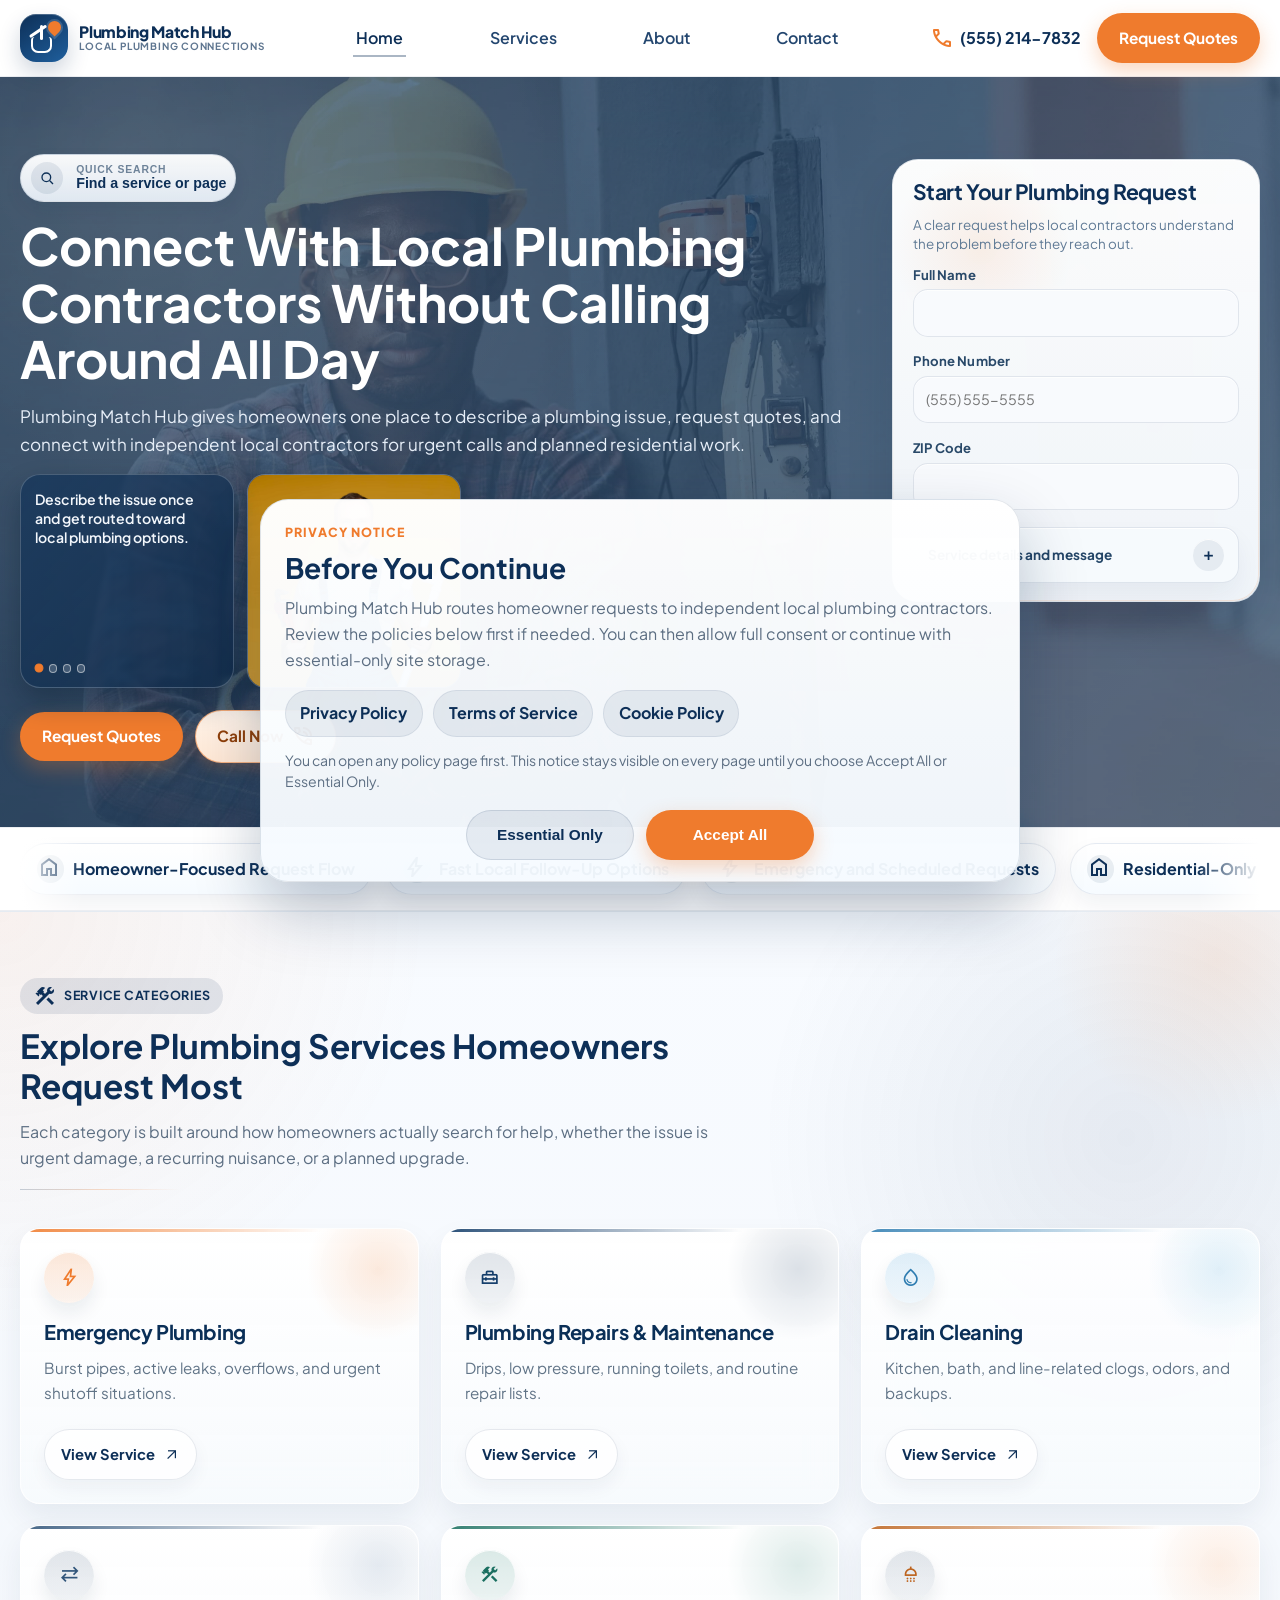
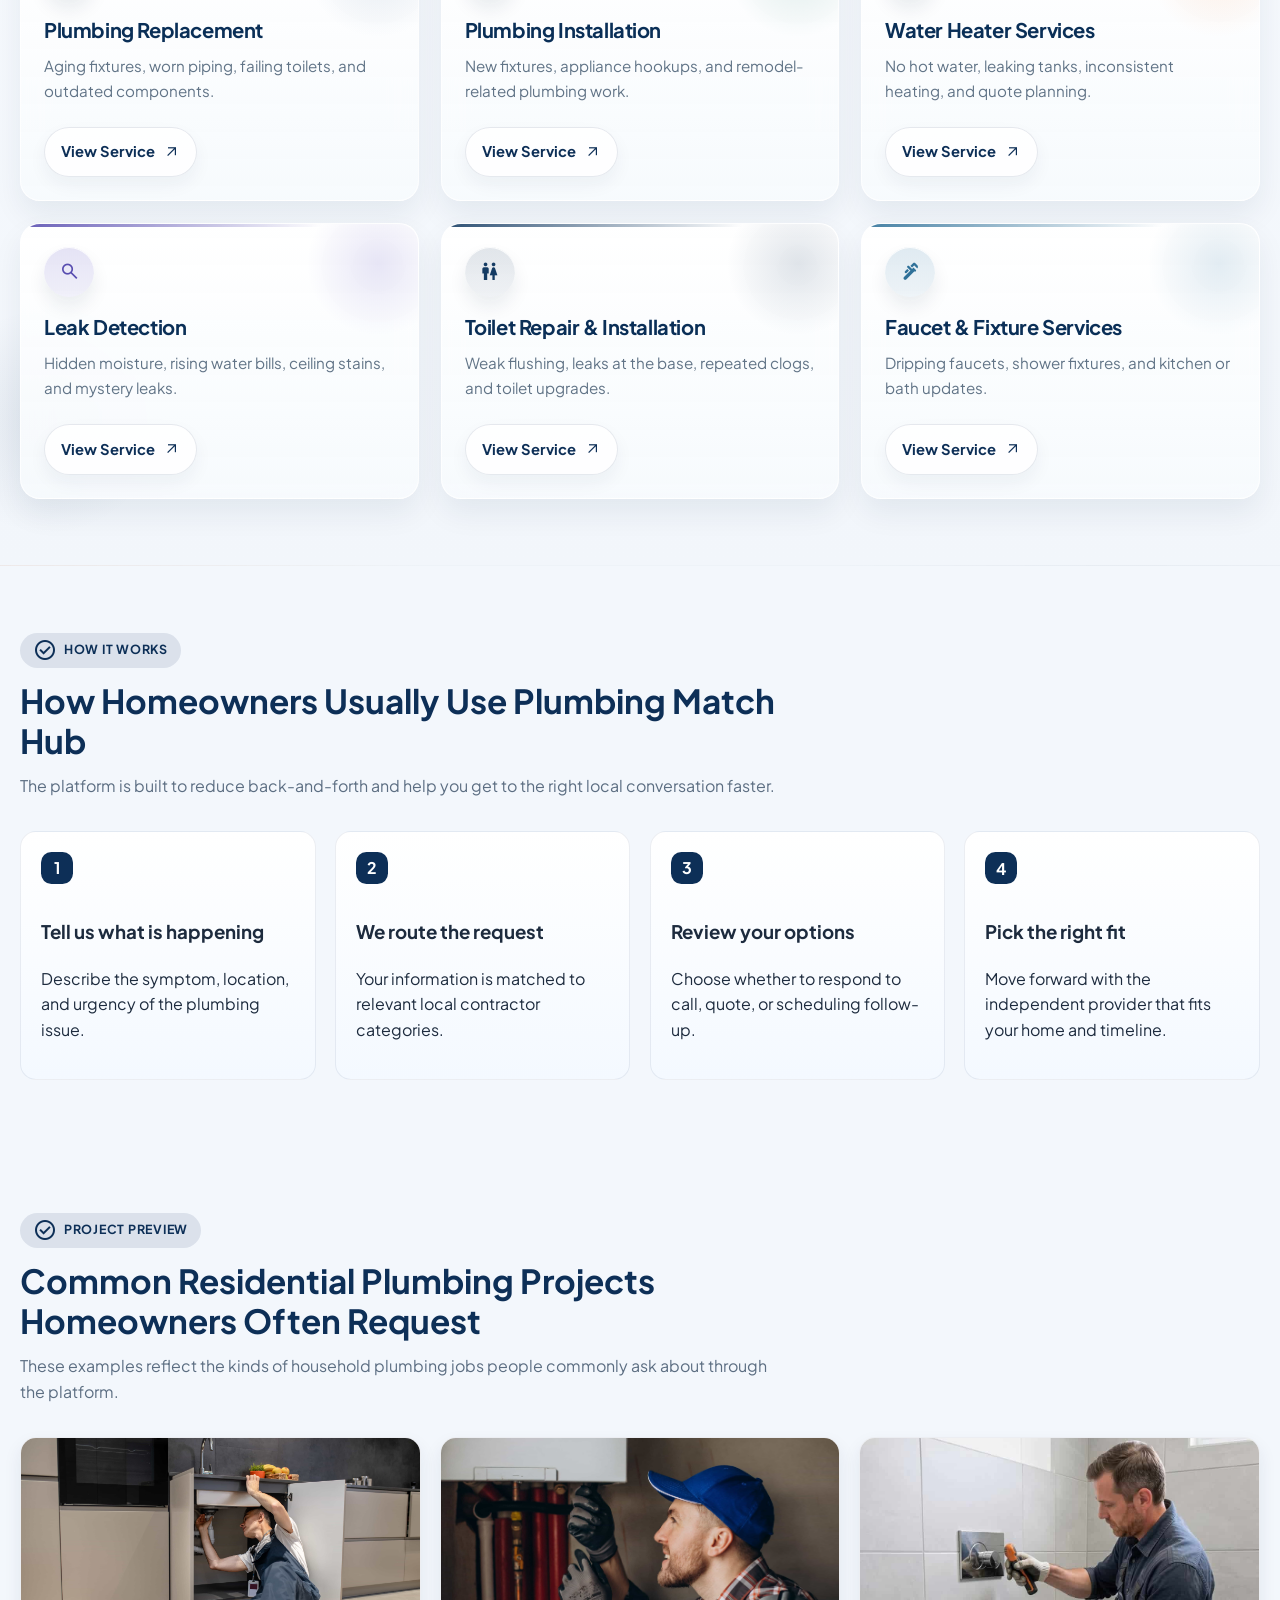
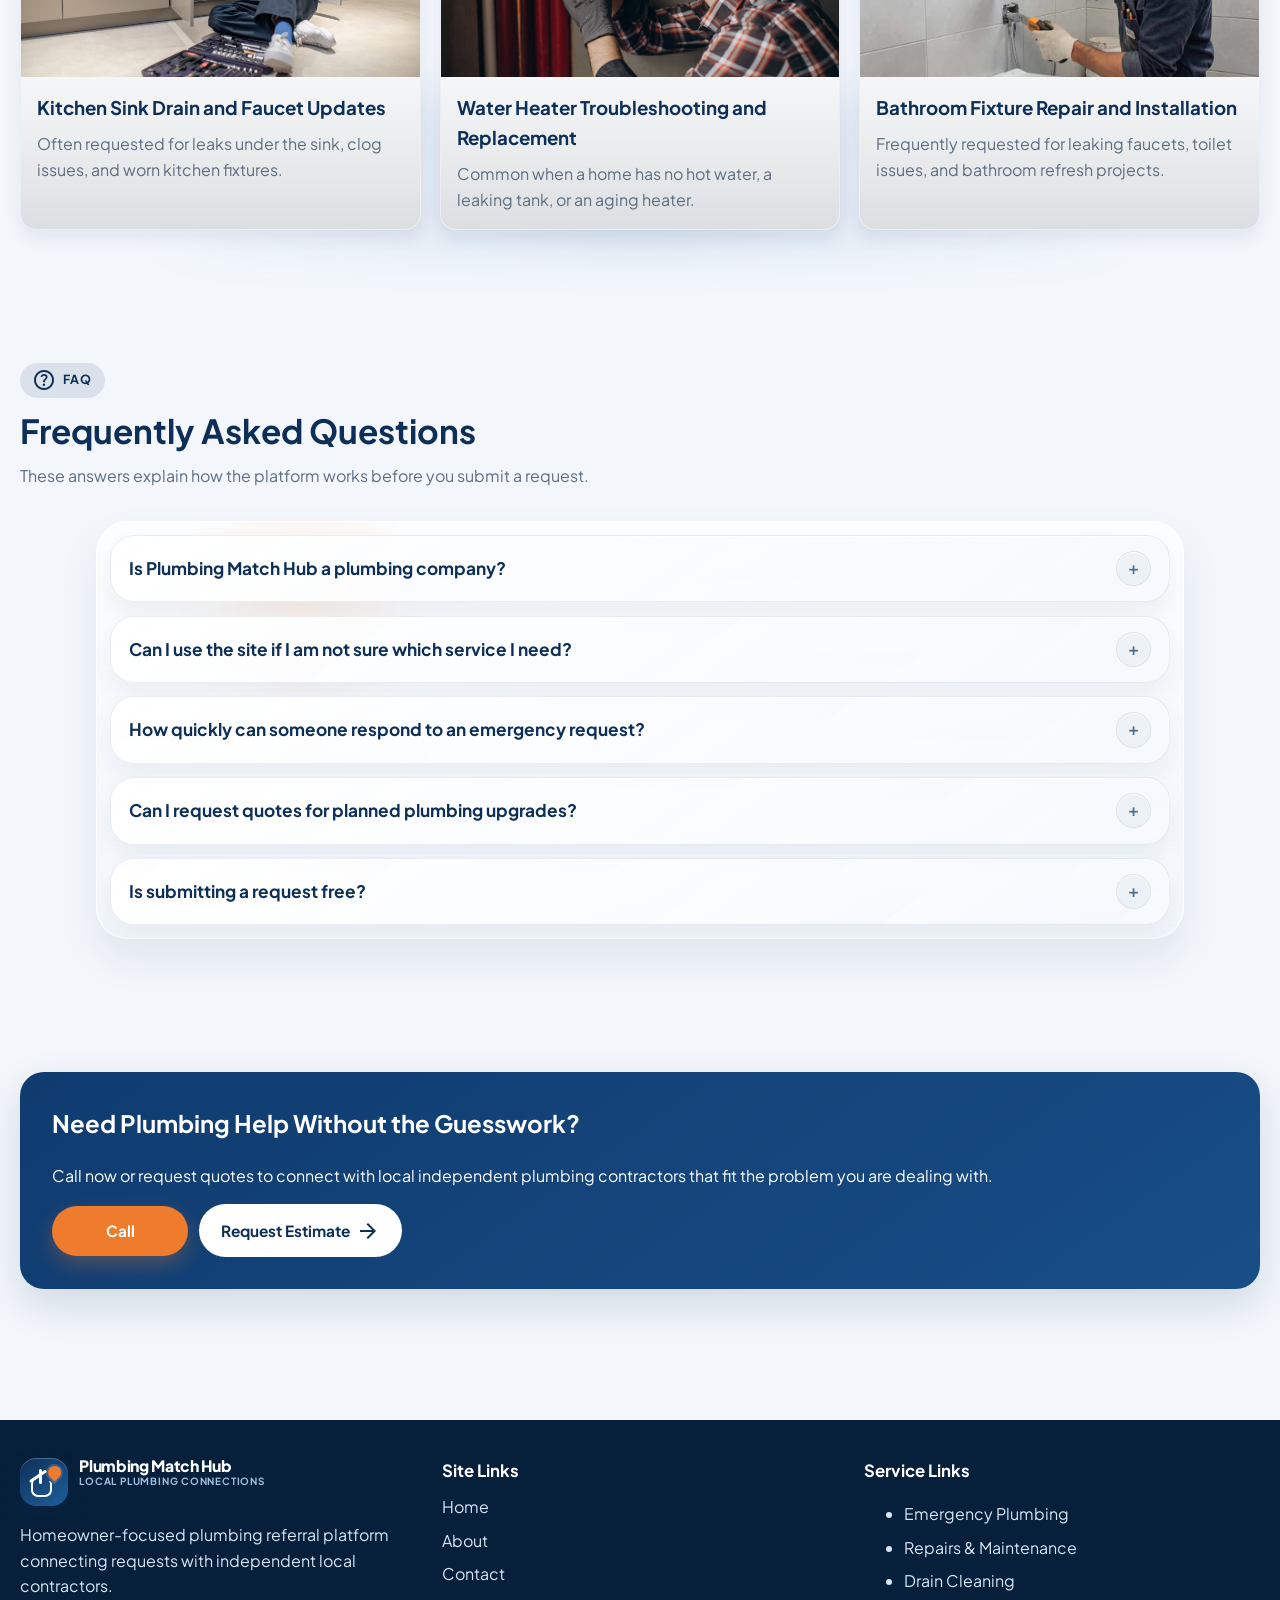
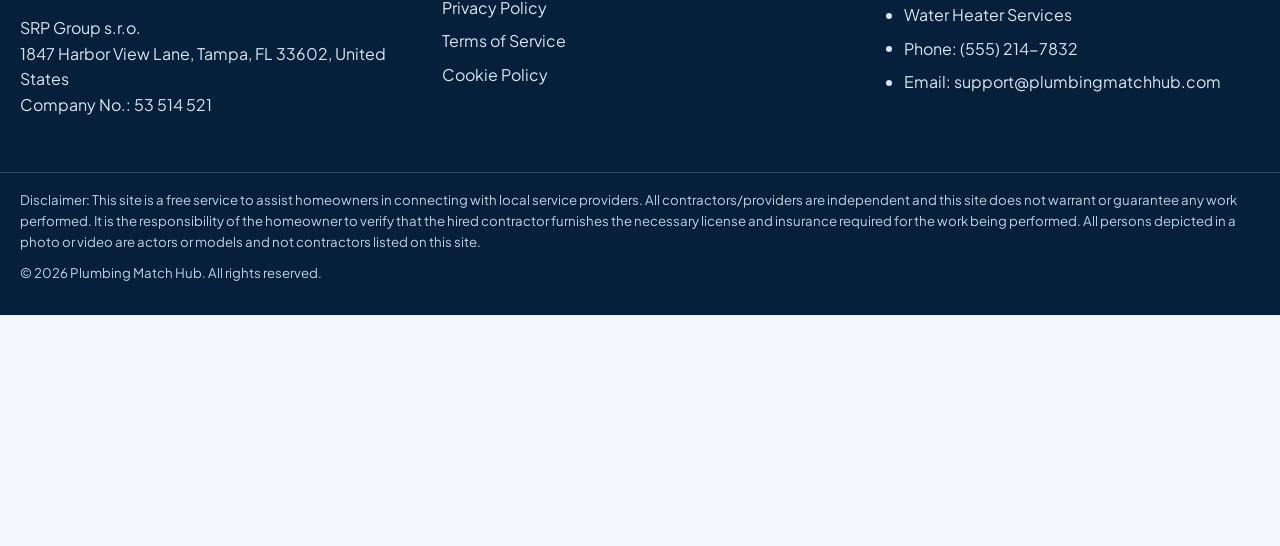
<file: index.html>
<!doctype html>
<html lang="en">
  <head>
    <meta charset="UTF-8" />
    <meta name="viewport" content="width=device-width, initial-scale=1.0" />
    <title>Plumbing Match Hub | Compare Local Plumbing Connection Options</title>
    <meta
      name="description"
      content="Plumbing Match Hub helps homeowners request quotes and connect with local independent plumbing contractors for emergencies, repairs, leaks, drains, water heaters, and fixture projects."
    />
    <link rel="preconnect" href="https://fonts.googleapis.com" />
    <link rel="preconnect" href="https://fonts.gstatic.com" crossorigin />
    <link
      href="https://fonts.googleapis.com/css2?family=Outfit:wght@600;700&family=Plus+Jakarta+Sans:wght@400;500;600;700;800&display=swap"
      rel="stylesheet"
    />
    <meta name="theme-color" content="#0d2f57" />
    <link rel="icon" href="images/icons/favicon.svg" type="image/svg+xml" />
    <link rel="icon" href="images/icons/favicon.ico" sizes="any" />
    <link rel="stylesheet" href="css/main.css" />
    <link rel="stylesheet" href="css/home.css" />
  </head>
  <body>
    <header class="site-header" aria-label="Site header">
      <div class="container header-inner">
        <a class="brand" href="index.html" aria-label="Plumbing Match Hub home">
          <span class="brand-mark" aria-hidden="true"
            ><span class="brand-glyph"></span
          ></span>
          <span class="brand-text">
            <span class="brand-name">Plumbing Match Hub</span>
            <span class="brand-tagline">Local Plumbing Connections</span>
          </span>
        </a>

        <nav class="desktop-nav" aria-label="Primary navigation">
          <ul>
            <li><a data-nav-link href="index.html">Home</a></li>
            <li><a data-nav-link href="index.html#services">Services</a></li>
            <li><a data-nav-link href="about.html">About</a></li>
            <li><a data-nav-link href="contact.html">Contact</a></li>
          </ul>
        </nav>

        <div class="header-cta">
          <a class="phone-link" href="tel:+15552147832">(555) 214-7832</a>
          <a class="btn btn-primary" href="contact.html">Request Quotes</a>
          <a
            class="mobile-call-icon"
            href="tel:+15552147832"
            aria-label="Call now"
            >&#9742;</a
          >
          <button
            class="mobile-toggle"
            data-mobile-toggle
            aria-expanded="false"
            aria-controls="mobileMenu"
            aria-label="Open menu"
          >
            <span class="bar"></span>
            <span class="bar"></span>
            <span class="bar"></span>
          </button>
        </div>
      </div>

      <div
        class="mobile-drawer"
        id="mobileMenu"
        data-mobile-drawer
        aria-hidden="true"
      >
        <nav aria-label="Mobile navigation">
          <ul>
            <li><a data-mobile-close href="index.html">Home</a></li>
            <li>
              <a data-mobile-close href="index.html#services">Services</a>
            </li>
            <li><a data-mobile-close href="about.html">About</a></li>
            <li><a data-mobile-close href="contact.html">Contact</a></li>
          </ul>
          <div class="drawer-cta">
            <a class="btn btn-primary" href="tel:+15552147832"
              >Call</a
            >
            <a class="btn btn-secondary" href="contact.html" data-mobile-close
              >Request Estimate</a
            >
          </div>
        </nav>
      </div>
      <div class="drawer-overlay" data-drawer-overlay></div>
    </header>

    <main>
      <section class="hero home-hero" aria-label="Plumbing lead request hero">
        <div class="container hero-grid">
          <div class="hero-copy">
            <button class="brand-search-trigger hero-search-trigger" type="button" data-hero-search-trigger>
              <span class="brand-search-trigger__icon" aria-hidden="true">
                <svg viewBox="0 0 24 24" fill="none" stroke="currentColor" stroke-width="2">
                  <circle cx="11" cy="11" r="6.5"></circle>
                  <path d="M16.2 16.2 21 21"></path>
                </svg>
              </span>
              <span class="brand-search-trigger__text">
                <span class="brand-search-trigger__label">Quick Search</span>
                <span class="brand-search-trigger__value">Find a service or page</span>
              </span>
            </button>
            <h1>Connect With Local Plumbing Contractors Without Calling Around All Day</h1>
            <p class="lead">
              Plumbing Match Hub gives homeowners one place to describe a plumbing issue,
              request quotes, and connect with independent local contractors for urgent calls
              and planned residential work.
            </p>

            <div class="hero-feature-layout">
              <section
                class="hero-feature-carousel"
                data-hero-carousel
                aria-label="Plumbing request highlights"
              >
                <div class="hero-feature-track">
                  <div class="hero-feature-copy">
                    <article
                      class="hero-feature-slide is-active"
                      data-carousel-slide
                    >
                      <p>
                        Describe the issue once and get routed toward local plumbing options.
                      </p>
                    </article>
                    <article class="hero-feature-slide" data-carousel-slide>
                      <p>
                        Helpful for emergency leaks, drain backups, and sudden water-heater trouble.
                      </p>
                    </article>
                    <article class="hero-feature-slide" data-carousel-slide>
                      <p>
                        Compare quote requests for repairs, replacements, and installation projects.
                      </p>
                    </article>
                    <article class="hero-feature-slide" data-carousel-slide>
                      <p>
                        Built for homeowners who want a faster first step and clearer expectations.
                      </p>
                    </article>
                  </div>
                </div>

                <div class="hero-feature-controls">
                  <div
                    class="hero-feature-dots"
                    role="tablist"
                    aria-label="Highlight slides"
                  >
                    <button
                      class="hero-feature-dot is-active"
                      type="button"
                      data-carousel-dot="0"
                      aria-label="Show highlight 1"
                      aria-selected="true"
                    ></button>
                    <button
                      class="hero-feature-dot"
                      type="button"
                      data-carousel-dot="1"
                      aria-label="Show highlight 2"
                      aria-selected="false"
                    ></button>
                    <button
                      class="hero-feature-dot"
                      type="button"
                      data-carousel-dot="2"
                      aria-label="Show highlight 3"
                      aria-selected="false"
                    ></button>
                    <button
                      class="hero-feature-dot"
                      type="button"
                      data-carousel-dot="3"
                      aria-label="Show highlight 4"
                      aria-selected="false"
                    ></button>
                  </div>
                </div>
              </section>

              <figure class="hero-feature-image">
                <img
                  src="images/home/plumbing team.jpg"
                  alt="Plumbing specialist helping homeowners"
                  loading="lazy"
                  decoding="async"
                />
              </figure>
            </div>

            <div class="hero-actions">
              <a class="btn btn-primary" href="contact.html">Request Quotes</a>
              <a class="btn btn-ghost" href="tel:+15552147832">Call Now</a>
            </div>
          </div>

          <aside
            class="hero-form-wrap"
            id="hero-form"
            aria-label="Estimate request form"
            data-mobile-hero-form
          >
            <button
              class="hero-form-toggle"
              type="button"
              data-hero-form-toggle
              aria-expanded="false"
              aria-controls="hero-form-panel"
            >
              <span class="hero-form-toggle__copy">
                <span class="hero-form-toggle__eyebrow">Quick Request</span>
                <span class="hero-form-toggle__title">Start Your Plumbing Request</span>
                <span class="hero-form-toggle__hint" data-hero-form-toggle-hint>
                  Tap to open the short form
                </span>
              </span>
              <span class="hero-form-toggle__icon" data-hero-form-toggle-icon aria-hidden="true">+</span>
            </button>
            <div class="hero-form-panel" id="hero-form-panel" data-hero-form-panel>
              <h2>Start Your Plumbing Request</h2>
              <p class="form-helper">
                A clear request helps local contractors understand the problem before they reach out.
              </p>
              <form class="lead-form" data-lead-form novalidate>
                <div class="form-row">
                  <label for="home-full-name">Full Name</label>
                  <input
                    id="home-full-name"
                    name="fullName"
                    type="text"
                    autocomplete="name"
                    required
                  />
                  <span class="field-error" data-error></span>
                </div>
                <div class="form-row">
                  <label for="home-phone">Phone Number</label>
                  <input
                    id="home-phone"
                    name="phoneNumber"
                    type="tel"
                    autocomplete="tel"
                    placeholder="(555) 555-5555"
                    required
                  />
                  <span class="field-error" data-error></span>
                </div>
                <div class="form-row">
                  <label for="home-zip">ZIP Code</label>
                  <input
                    id="home-zip"
                    name="zipCode"
                    type="text"
                    inputmode="numeric"
                    autocomplete="postal-code"
                    required
                  />
                  <span class="field-error" data-error></span>
                </div>
                <button
                  class="hero-form-advanced-toggle"
                  type="button"
                  data-hero-form-advanced-toggle
                  aria-expanded="false"
                  aria-controls="hero-form-advanced"
                >
                  <span>Service details and message</span>
                  <span class="hero-form-advanced-toggle__icon" data-hero-form-advanced-icon aria-hidden="true"
                    >+</span
                  >
                </button>
                <div class="hero-form-advanced" id="hero-form-advanced" data-hero-form-advanced>
                  <div class="form-row">
                    <label for="home-service">Service Needed</label>
                    <select id="home-service" name="serviceNeeded" required>
                      <option value="">Select a service</option>
                      <option>Emergency Plumbing</option>
                      <option>Plumbing Repairs &amp; Maintenance</option>
                      <option>Drain Cleaning</option>
                      <option>Plumbing Replacement</option>
                      <option>Plumbing Installation</option>
                      <option>Water Heater Services</option>
                      <option>Leak Detection</option>
                      <option>Toilet Repair &amp; Installation</option>
                      <option>Faucet &amp; Fixture Services</option>
                    </select>
                    <span class="field-error" data-error></span>
                  </div>
                  <div class="form-row">
                    <label for="home-message">Optional Message</label>
                    <textarea
                      id="home-message"
                      name="message"
                      placeholder="Briefly describe what is happening"
                    ></textarea>
                    <span class="field-error" data-error></span>
                  </div>
                  <button class="btn btn-primary" type="submit">
                    Submit Request
                  </button>
                  <p class="form-helper">
                    By submitting, you authorize contact about your request. Message and data rates may apply.
                  </p>
                  <div
                    class="form-success"
                    data-form-success
                    role="status"
                    aria-live="polite"
                  ></div>
                </div>
              </form>
            </div>
          </aside>
        </div>
      </section>

      <section class="trust-bar" aria-label="Trust points">
        <div class="container">
          <div class="trust-bar__viewport">
            <div class="trust-bar__track">
              <ul class="trust-list">
                <li>Homeowner-Focused Request Flow</li>
                <li>Fast Local Follow-Up Options</li>
                <li>Emergency and Scheduled Requests</li>
                <li>Residential-Only Plumbing Categories</li>
                <li>Clear Quote Request Routing</li>
                <li>Independent Contractor Network</li>
              </ul>
              <ul class="trust-list" aria-hidden="true">
                <li>Homeowner-Focused Request Flow</li>
                <li>Fast Local Follow-Up Options</li>
                <li>Emergency and Scheduled Requests</li>
                <li>Residential-Only Plumbing Categories</li>
                <li>Clear Quote Request Routing</li>
                <li>Independent Contractor Network</li>
              </ul>
            </div>
          </div>
        </div>
      </section>

      <section
        class="section services-showcase"
        id="services"
        aria-label="Plumbing service categories"
        data-service-swiper
      >
        <div class="container">
          <div class="section-header services-showcase__header">
            <span class="badge">Service Categories</span>
            <h2>Explore Plumbing Services Homeowners Request Most</h2>
            <p>
              Each category is built around how homeowners actually search for help,
              whether the issue is urgent damage, a recurring nuisance, or a planned upgrade.
            </p>
          </div>
          <div class="card-grid service-grid" data-service-swiper-track>
            <article class="service-card">
              <span class="service-card__icon-shell" aria-hidden="true">
                <span class="material-symbols-outlined service-card__icon">bolt</span>
              </span>
              <h3>Emergency Plumbing</h3>
              <p>Burst pipes, active leaks, overflows, and urgent shutoff situations.</p>
              <a class="service-card__link" href="services/emergency-plumbing.html"
                ><span>View Service</span
                ><span class="material-symbols-outlined service-card__link-icon" aria-hidden="true"
                  >arrow_outward</span
                ></a
              >
            </article>
            <article class="service-card">
              <span class="service-card__icon-shell" aria-hidden="true">
                <span class="material-symbols-outlined service-card__icon">home_repair_service</span>
              </span>
              <h3>Plumbing Repairs &amp; Maintenance</h3>
              <p>Drips, low pressure, running toilets, and routine repair lists.</p>
              <a class="service-card__link" href="services/plumbing-repairs-maintenance.html"
                ><span>View Service</span
                ><span class="material-symbols-outlined service-card__link-icon" aria-hidden="true"
                  >arrow_outward</span
                ></a
              >
            </article>
            <article class="service-card">
              <span class="service-card__icon-shell" aria-hidden="true">
                <span class="material-symbols-outlined service-card__icon">water_drop</span>
              </span>
              <h3>Drain Cleaning</h3>
              <p>Kitchen, bath, and line-related clogs, odors, and backups.</p>
              <a class="service-card__link" href="services/drain-cleaning.html"
                ><span>View Service</span
                ><span class="material-symbols-outlined service-card__link-icon" aria-hidden="true"
                  >arrow_outward</span
                ></a
              >
            </article>
            <article class="service-card">
              <span class="service-card__icon-shell" aria-hidden="true">
                <span class="material-symbols-outlined service-card__icon">sync_alt</span>
              </span>
              <h3>Plumbing Replacement</h3>
              <p>Aging fixtures, worn piping, failing toilets, and outdated components.</p>
              <a class="service-card__link" href="services/plumbing-replacement.html"
                ><span>View Service</span
                ><span class="material-symbols-outlined service-card__link-icon" aria-hidden="true"
                  >arrow_outward</span
                ></a
              >
            </article>
            <article class="service-card">
              <span class="service-card__icon-shell" aria-hidden="true">
                <span class="material-symbols-outlined service-card__icon">construction</span>
              </span>
              <h3>Plumbing Installation</h3>
              <p>New fixtures, appliance hookups, and remodel-related plumbing work.</p>
              <a class="service-card__link" href="services/plumbing-installation.html"
                ><span>View Service</span
                ><span class="material-symbols-outlined service-card__link-icon" aria-hidden="true"
                  >arrow_outward</span
                ></a
              >
            </article>
            <article class="service-card">
              <span class="service-card__icon-shell" aria-hidden="true">
                <span class="material-symbols-outlined service-card__icon">shower</span>
              </span>
              <h3>Water Heater Services</h3>
              <p>No hot water, leaking tanks, inconsistent heating, and quote planning.</p>
              <a class="service-card__link" href="services/water-heater-services.html"
                ><span>View Service</span
                ><span class="material-symbols-outlined service-card__link-icon" aria-hidden="true"
                  >arrow_outward</span
                ></a
              >
            </article>
            <article class="service-card">
              <span class="service-card__icon-shell" aria-hidden="true">
                <span class="material-symbols-outlined service-card__icon">search</span>
              </span>
              <h3>Leak Detection</h3>
              <p>Hidden moisture, rising water bills, ceiling stains, and mystery leaks.</p>
              <a class="service-card__link" href="services/leak-detection.html"
                ><span>View Service</span
                ><span class="material-symbols-outlined service-card__link-icon" aria-hidden="true"
                  >arrow_outward</span
                ></a
              >
            </article>
            <article class="service-card">
              <span class="service-card__icon-shell" aria-hidden="true">
                <span class="material-symbols-outlined service-card__icon">wc</span>
              </span>
              <h3>Toilet Repair &amp; Installation</h3>
              <p>Weak flushing, leaks at the base, repeated clogs, and toilet upgrades.</p>
              <a class="service-card__link" href="services/toilet-repair-installation.html"
                ><span>View Service</span
                ><span class="material-symbols-outlined service-card__link-icon" aria-hidden="true"
                  >arrow_outward</span
                ></a
              >
            </article>
            <article class="service-card">
              <span class="service-card__icon-shell" aria-hidden="true">
                <span class="material-symbols-outlined service-card__icon">plumbing</span>
              </span>
              <h3>Faucet &amp; Fixture Services</h3>
              <p>Dripping faucets, shower fixtures, and kitchen or bath updates.</p>
              <a class="service-card__link" href="services/faucet-fixture-services.html"
                ><span>View Service</span
                ><span class="material-symbols-outlined service-card__link-icon" aria-hidden="true"
                  >arrow_outward</span
                ></a
              >
            </article>
          </div>
          <div
            class="services-showcase__pagination"
            data-service-swiper-pagination
            aria-label="Service carousel pagination"
          ></div>
        </div>
      </section>

      <section class="section" aria-label="How plumbing matching works">
        <div class="container">
          <div class="section-header">
            <span class="badge">How It Works</span>
            <h2>How Homeowners Usually Use Plumbing Match Hub</h2>
            <p>
              The platform is built to reduce back-and-forth and help you get to the right local conversation faster.
            </p>
          </div>
          <div class="card-grid steps-grid">
            <article class="step-card">
              <span class="step-number">1</span>
              <h3>Tell us what is happening</h3>
              <p>Describe the symptom, location, and urgency of the plumbing issue.</p>
            </article>
            <article class="step-card">
              <span class="step-number">2</span>
              <h3>We route the request</h3>
              <p>Your information is matched to relevant local contractor categories.</p>
            </article>
            <article class="step-card">
              <span class="step-number">3</span>
              <h3>Review your options</h3>
              <p>Choose whether to respond to call, quote, or scheduling follow-up.</p>
            </article>
            <article class="step-card">
              <span class="step-number">4</span>
              <h3>Pick the right fit</h3>
              <p>Move forward with the independent provider that fits your home and timeline.</p>
            </article>
          </div>
        </div>
      </section>

      <section class="section" aria-label="Plumbing project examples">
        <div class="container">
          <div class="section-header">
            <span class="badge">Project Preview</span>
            <h2>
              Common Residential Plumbing Projects Homeowners Often Request
            </h2>
            <p>
              These examples reflect the kinds of household plumbing jobs people commonly ask about through the platform.
            </p>
          </div>
          <div class="card-grid gallery-grid" data-project-slider>
            <article class="project-card">
              <img
                src="images/home/kitchen-repeir.jpg"
                alt="Kitchen sink plumbing repair example"
                loading="lazy"
                decoding="async"
              />
              <div class="project-content">
                <h3>Kitchen Sink Drain and Faucet Updates</h3>
                <p>Often requested for leaks under the sink, clog issues, and worn kitchen fixtures.</p>
              </div>
            </article>
            <article class="project-card">
              <img
                src="images/home/service-man-heating-system.jpg"
                alt="Residential water heater service example"
              />
              <div class="project-content">
                <h3>Water Heater Troubleshooting and Replacement</h3>
                <p>Common when a home has no hot water, a leaking tank, or an aging heater.</p>
              </div>
            </article>
            <article class="project-card">
              <img
                src="images/home/bathroom-repair.jpg"
                class="project-image--bathroom-lower"
                alt="Bathroom plumbing fixture replacement example"
              />
              <div class="project-content">
                <h3>Bathroom Fixture Repair and Installation</h3>
                <p>Frequently requested for leaking faucets, toilet issues, and bathroom refresh projects.</p>
              </div>
            </article>
          </div>
        </div>
      </section>

      <section class="section" aria-label="Frequently asked questions">
        <div class="container">
          <div class="section-header">
            <span class="badge">FAQ</span>
            <h2>Frequently Asked Questions</h2>
            <p>
              These answers explain how the platform works before you submit a request.
            </p>
          </div>
          <div class="faq-list">
                        <article class="faq-item" data-faq-item>
              <button
                class="faq-question"
                data-faq-button
                aria-expanded="false"
              >
                Is Plumbing Match Hub a plumbing company?<span data-faq-icon>+</span>
              </button>
              <div class="faq-answer">
                <p>
                  No. Plumbing Match Hub is a referral platform that helps homeowners connect with independent local plumbing contractors.
                </p>
              </div>
            </article>
                        <article class="faq-item" data-faq-item>
              <button
                class="faq-question"
                data-faq-button
                aria-expanded="false"
              >
                Can I use the site if I am not sure which service I need?<span data-faq-icon>+</span>
              </button>
              <div class="faq-answer">
                <p>
                  Yes. Describe the symptoms in plain language. You do not need a perfect diagnosis to submit a request.
                </p>
              </div>
            </article>
                        <article class="faq-item" data-faq-item>
              <button
                class="faq-question"
                data-faq-button
                aria-expanded="false"
              >
                How quickly can someone respond to an emergency request?<span data-faq-icon>+</span>
              </button>
              <div class="faq-answer">
                <p>
                  Response timing depends on local contractor availability, time of day, and the details of the problem. Calling is often the fastest option for urgent issues.
                </p>
              </div>
            </article>
                        <article class="faq-item" data-faq-item>
              <button
                class="faq-question"
                data-faq-button
                aria-expanded="false"
              >
                Can I request quotes for planned plumbing upgrades?<span data-faq-icon>+</span>
              </button>
              <div class="faq-answer">
                <p>
                  Yes. Homeowners use the platform for both urgent problems and planned work such as fixture upgrades, replacements, and installations.
                </p>
              </div>
            </article>
                        <article class="faq-item" data-faq-item>
              <button
                class="faq-question"
                data-faq-button
                aria-expanded="false"
              >
                Is submitting a request free?<span data-faq-icon>+</span>
              </button>
              <div class="faq-answer">
                <p>
                  Yes. Homeowners can submit a request through the platform at no charge.
                </p>
              </div>
            </article>
          </div>
        </div>
      </section>

      <section class="section" aria-label="Final call to action">
        <div class="container">
          <div class="cta-band">
            <h2>Need Plumbing Help Without the Guesswork?</h2>
            <p>
              Call now or request quotes to connect with local independent plumbing contractors that fit the problem you are dealing with.
            </p>
            <div class="cta-actions">
              <a class="btn btn-primary" href="tel:+15552147832"
                >Call</a
              >
              <a class="btn btn-secondary" href="contact.html"
                >Request Estimate</a
              >
            </div>
          </div>
        </div>
      </section>
    </main>

    <footer class="site-footer" aria-label="Footer">
      <div class="container footer-top">
        <section class="footer-brand">
          <a class="brand" href="index.html"
            ><span class="brand-mark" aria-hidden="true"
              ><span class="brand-glyph"></span
            ></span>
            <span class="brand-text">
              <span class="brand-name">Plumbing Match Hub</span>
              <span class="brand-tagline">Local Plumbing Connections</span>
            </span></a
          >
          <p>
            Homeowner-focused plumbing referral platform connecting requests
            with independent local contractors.
          </p>
          <p>
            SRP Group s.r.o.<br />
            1847 Harbor View Lane, Tampa, FL 33602, United States<br />
            Company No.: 53 514 521
          </p>
        </section>

        <section class="footer-links">
          <h3>Site Links</h3>
          <ul>
            <li><a href="index.html">Home</a></li>
            <li><a href="about.html">About</a></li>
            <li><a href="contact.html">Contact</a></li>
            <li><a href="privacy-policy.html">Privacy Policy</a></li>
            <li><a href="terms-of-service.html">Terms of Service</a></li>
            <li><a href="cookie-policy.html">Cookie Policy</a></li>
          </ul>
        </section>

        <section class="footer-contact">
          <h3>Service Links</h3>
          <ul>
            <li>
              <a href="services/emergency-plumbing.html">Emergency Plumbing</a>
            </li>
            <li>
              <a href="services/plumbing-repairs-maintenance.html"
                >Repairs &amp; Maintenance</a
              >
            </li>
            <li><a href="services/drain-cleaning.html">Drain Cleaning</a></li>
            <li>
              <a href="services/water-heater-services.html"
                >Water Heater Services</a
              >
            </li>
            <li><a href="tel:+15552147832">Phone: (555) 214-7832</a></li>
            <li>
              <a href="mailto:support@plumbingmatchhub.com"
                >Email: support@plumbingmatchhub.com</a
              >
            </li>
          </ul>
        </section>
      </div>

      <div class="footer-bottom">
        <div class="container">
          <p>
            Disclaimer: This site is a free service to assist homeowners in
            connecting with local service providers. All contractors/providers
            are independent and this site does not warrant or guarantee any work
            performed. It is the responsibility of the homeowner to verify that
            the hired contractor furnishes the necessary license and insurance
            required for the work being performed. All persons depicted in a
            photo or video are actors or models and not contractors listed on
            this site.
          </p>
          <p>
            &copy; <span data-current-year></span> Plumbing Match Hub. All
            rights reserved.
          </p>
        </div>
      </div>
    </footer>

    <a
      class="floating-call"
      data-floating-call
      href="tel:+15552147832"
      aria-label="Call Plumbing Match Hub"
      >Call Now</a
    >

    <script src="js/main.js" defer></script>
    <script src="js/mobile-menu.js" defer></script>
    <script src="js/faq.js" defer></script>
    <script src="js/sticky-call.js" defer></script>
    <script src="js/form-validation.js" defer></script>
  </body>
</html>
</file>
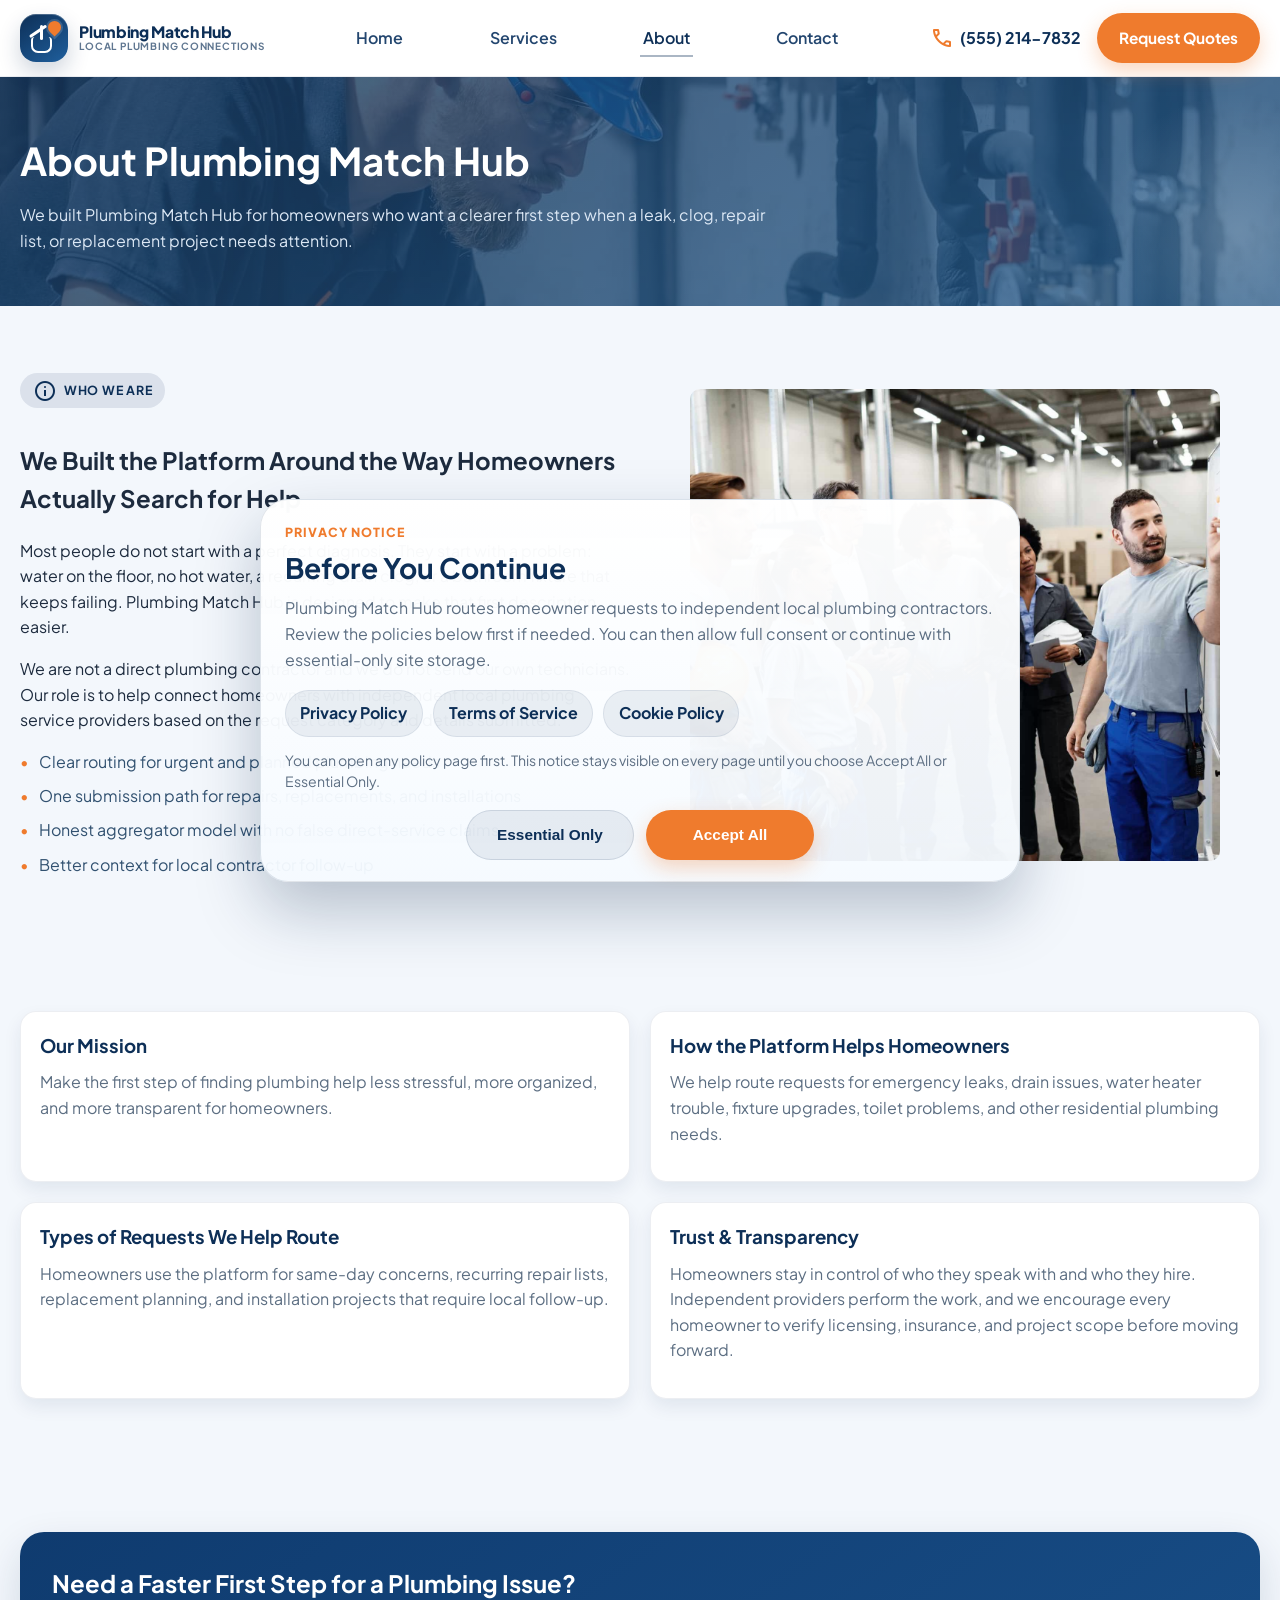
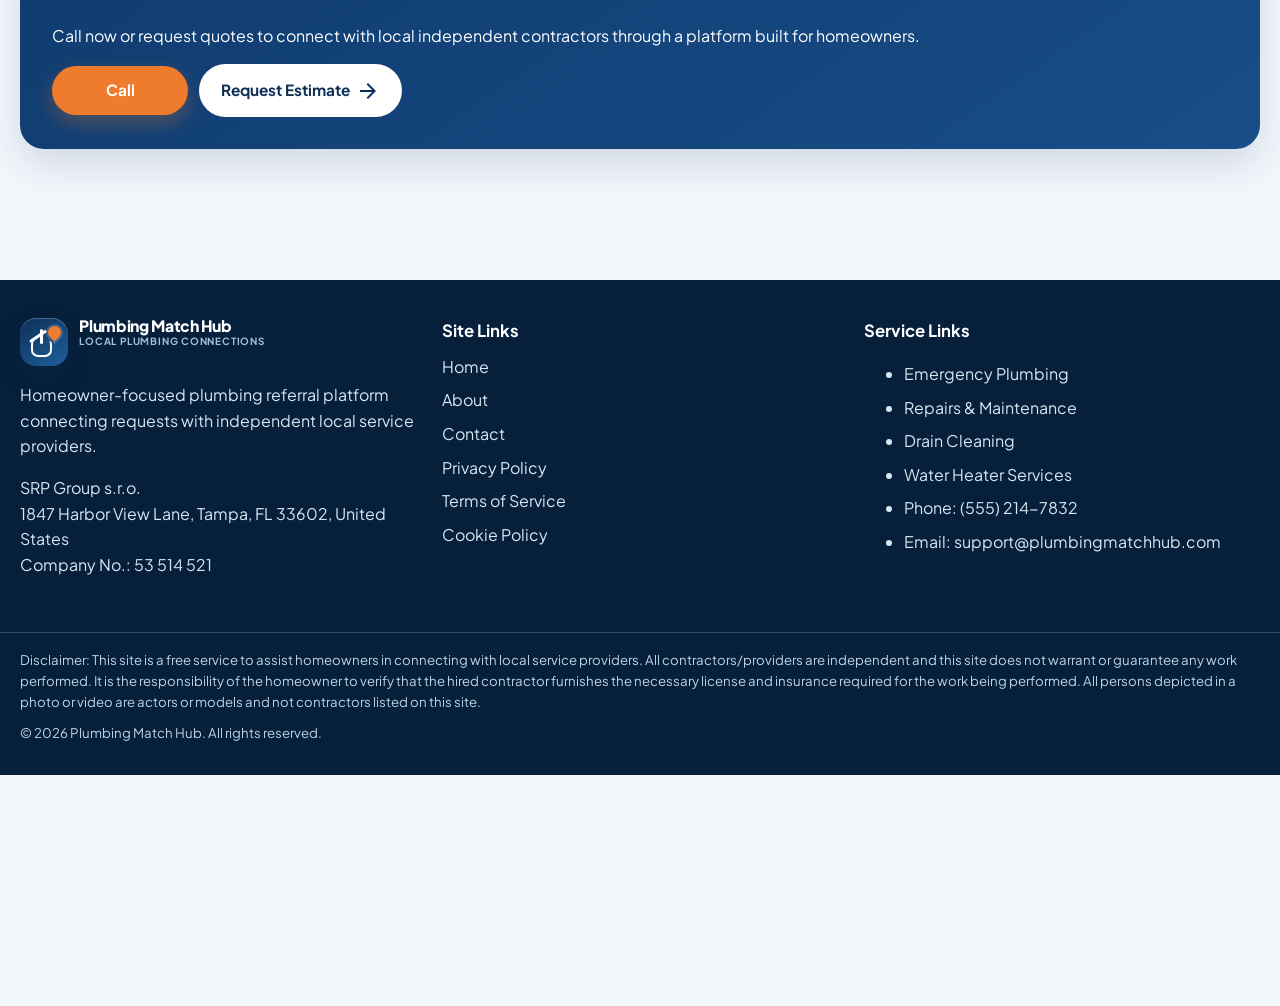
<file: about.html>
<!doctype html>
<html lang="en">
  <head>
    <meta charset="UTF-8" />
    <meta name="viewport" content="width=device-width, initial-scale=1.0" />
    <title>About Plumbing Match Hub | How the Platform Helps Homeowners</title>
    <meta
      name="description"
      content="Learn how Plumbing Match Hub helps homeowners route plumbing requests to independent local contractors for emergencies, repairs, replacements, and planned projects."
    />
    <link rel="preconnect" href="https://fonts.googleapis.com" />
    <link rel="preconnect" href="https://fonts.gstatic.com" crossorigin />
    <link
      href="https://fonts.googleapis.com/css2?family=Outfit:wght@600;700&family=Plus+Jakarta+Sans:wght@400;500;600;700;800&display=swap"
      rel="stylesheet"
    />
    <meta name="theme-color" content="#0d2f57" />
    <link rel="icon" href="images/icons/favicon.svg" type="image/svg+xml" />
    <link rel="icon" href="images/icons/favicon.ico" sizes="any" />
    <link rel="stylesheet" href="css/main.css" />
    <link rel="stylesheet" href="css/about.css" />
  </head>
  <body>
    <header class="site-header" aria-label="Site header">
      <div class="container header-inner">
        <a class="brand" href="index.html" aria-label="Plumbing Match Hub home"
          ><span class="brand-mark" aria-hidden="true"><span class="brand-glyph"></span></span>
          <span class="brand-text">
            <span class="brand-name">Plumbing Match Hub</span>
            <span class="brand-tagline">Local Plumbing Connections</span>
          </span></a
        >
        <nav class="desktop-nav" aria-label="Primary navigation">
          <ul>
            <li><a data-nav-link href="index.html">Home</a></li>
            <li><a data-nav-link href="index.html#services">Services</a></li>
            <li><a data-nav-link href="about.html">About</a></li>
            <li><a data-nav-link href="contact.html">Contact</a></li>
          </ul>
        </nav>
        <div class="header-cta">
          <a class="phone-link" href="tel:+15552147832">(555) 214-7832</a>
          <a class="btn btn-primary" href="contact.html">Request Quotes</a>
          <a
            class="mobile-call-icon"
            href="tel:+15552147832"
            aria-label="Call now"
            >&#9742;</a
          >
          <button
            class="mobile-toggle"
            data-mobile-toggle
            aria-expanded="false"
            aria-controls="mobileMenu"
            aria-label="Open menu"
          >
            <span class="bar"></span><span class="bar"></span
            ><span class="bar"></span>
          </button>
        </div>
      </div>
      <div
        class="mobile-drawer"
        id="mobileMenu"
        data-mobile-drawer
        aria-hidden="true"
      >
        <nav aria-label="Mobile navigation">
          <ul>
            <li><a data-mobile-close href="index.html">Home</a></li>
            <li>
              <a data-mobile-close href="index.html#services">Services</a>
            </li>
            <li><a data-mobile-close href="about.html">About</a></li>
            <li><a data-mobile-close href="contact.html">Contact</a></li>
          </ul>
          <div class="drawer-cta">
            <a class="btn btn-primary" href="tel:+15552147832"
              >Call</a
            >
            <a class="btn btn-secondary" href="contact.html" data-mobile-close
              >Request Estimate</a
            >
          </div>
        </nav>
      </div>
      <div class="drawer-overlay" data-drawer-overlay></div>
    </header>

    <main>
      <section
        class="page-hero about-hero"
        aria-label="About Plumbing Match Hub"
      >
        <div class="container">
          <h1>About Plumbing Match Hub</h1>
          <p>
            We built Plumbing Match Hub for homeowners who want a clearer first step when a leak,
            clog, repair list, or replacement project needs attention.
          </p>
        </div>
      </section>

      <section class="section" aria-label="Who we are and mission">
        <div class="container about-story">
          <article>
            <span class="badge">Who We Are</span>
            <h2>We Built the Platform Around the Way Homeowners Actually Search for Help</h2>
            <p>
              Most people do not start with a perfect diagnosis. They start with a problem:
              water on the floor, no hot water, a recurring drain clog, or a bathroom fixture that
              keeps failing. Plumbing Match Hub is designed to make that first description easier.
            </p>
            <p>
              We are not a direct plumbing contractor and we do not send our own technicians.
              Our role is to help connect homeowners with independent local plumbing service providers
              based on the request category and details submitted.
            </p>
            <ul class="about-checklist">
              <li>Clear routing for urgent and planned plumbing needs</li>
              <li>One submission path for repairs, replacements, and installations</li>
              <li>Honest aggregator model with no false direct-service claims</li>
              <li>Better context for local contractor follow-up</li>
            </ul>
          </article>
          <figure>
            <img
              src="images/about/plumb-helping-team.jpg"
              alt="Support team helping homeowner plumbing request process"
            />
          </figure>
        </div>
      </section>

      <section class="section" aria-label="How the platform helps">
        <div class="container card-grid service-grid">
          <article class="info-card">
            <h3>Our Mission</h3>
            <p>
              Make the first step of finding plumbing help less stressful, more organized,
              and more transparent for homeowners.
            </p>
          </article>
          <article class="info-card">
            <h3>How the Platform Helps Homeowners</h3>
            <p>
              We help route requests for emergency leaks, drain issues, water heater trouble,
              fixture upgrades, toilet problems, and other residential plumbing needs.
            </p>
          </article>
          <article class="info-card">
            <h3>Types of Requests We Help Route</h3>
            <p>
              Homeowners use the platform for same-day concerns, recurring repair lists,
              replacement planning, and installation projects that require local follow-up.
            </p>
          </article>
          <article class="info-card">
            <h3>Trust &amp; Transparency</h3>
            <p>
              Homeowners stay in control of who they speak with and who they hire. Independent
              providers perform the work, and we encourage every homeowner to verify licensing,
              insurance, and project scope before moving forward.
            </p>
          </article>
        </div>
      </section>

      <section class="section" aria-label="Final about CTA">
        <div class="container">
          <div class="cta-band">
            <h2>Need a Faster First Step for a Plumbing Issue?</h2>
            <p>
              Call now or request quotes to connect with local independent contractors through a platform built for homeowners.
            </p>
            <div class="cta-actions">
              <a class="btn btn-primary" href="tel:+15552147832"
                >Call</a
              >
              <a class="btn btn-secondary" href="contact.html"
                >Request Estimate</a
              >
            </div>
          </div>
        </div>
      </section>
    </main>

    <footer class="site-footer" aria-label="Footer">
      <div class="container footer-top">
        <section class="footer-brand">
          <a class="brand" href="index.html"
            ><span class="brand-mark" aria-hidden="true"><span class="brand-glyph"></span></span>
          <span class="brand-text">
            <span class="brand-name">Plumbing Match Hub</span>
            <span class="brand-tagline">Local Plumbing Connections</span>
          </span></a
          >
          <p>
            Homeowner-focused plumbing referral platform connecting requests
            with independent local service providers.
          </p>
          <p>
            SRP Group s.r.o.<br />1847 Harbor View Lane, Tampa, FL 33602, United States<br />Company No.: 53 514 521
          </p>
        </section>
        <section class="footer-links">
          <h3>Site Links</h3>
          <ul>
            <li><a href="index.html">Home</a></li>
            <li><a href="about.html">About</a></li>
            <li><a href="contact.html">Contact</a></li>
            <li><a href="privacy-policy.html">Privacy Policy</a></li>
            <li><a href="terms-of-service.html">Terms of Service</a></li>
            <li><a href="cookie-policy.html">Cookie Policy</a></li>
          </ul>
        </section>
        <section class="footer-contact">
          <h3>Service Links</h3>
          <ul>
            <li>
              <a href="services/emergency-plumbing.html">Emergency Plumbing</a>
            </li>
            <li>
              <a href="services/plumbing-repairs-maintenance.html"
                >Repairs &amp; Maintenance</a
              >
            </li>
            <li><a href="services/drain-cleaning.html">Drain Cleaning</a></li>
            <li>
              <a href="services/water-heater-services.html"
                >Water Heater Services</a
              >
            </li>
            <li><a href="tel:+15552147832">Phone: (555) 214-7832</a></li>
            <li>
              <a href="mailto:support@plumbingmatchhub.com"
                >Email: support@plumbingmatchhub.com</a
              >
            </li>
          </ul>
        </section>
      </div>
      <div class="footer-bottom">
        <div class="container">
          <p>
            Disclaimer: This site is a free service to assist homeowners in
            connecting with local service providers. All contractors/providers
            are independent and this site does not warrant or guarantee any work
            performed. It is the responsibility of the homeowner to verify that
            the hired contractor furnishes the necessary license and insurance
            required for the work being performed. All persons depicted in a
            photo or video are actors or models and not contractors listed on
            this site.
          </p>
          <p>
            &copy; <span data-current-year></span> Plumbing Match Hub. All
            rights reserved.
          </p>
        </div>
      </div>
    </footer>

    <a
      class="floating-call"
      data-floating-call
      href="tel:+15552147832"
      aria-label="Call Plumbing Match Hub"
      >Call Now</a
    >

    <script src="js/main.js" defer></script>
    <script src="js/mobile-menu.js" defer></script>
    <script src="js/sticky-call.js" defer></script>
  </body>
</html>
</file>
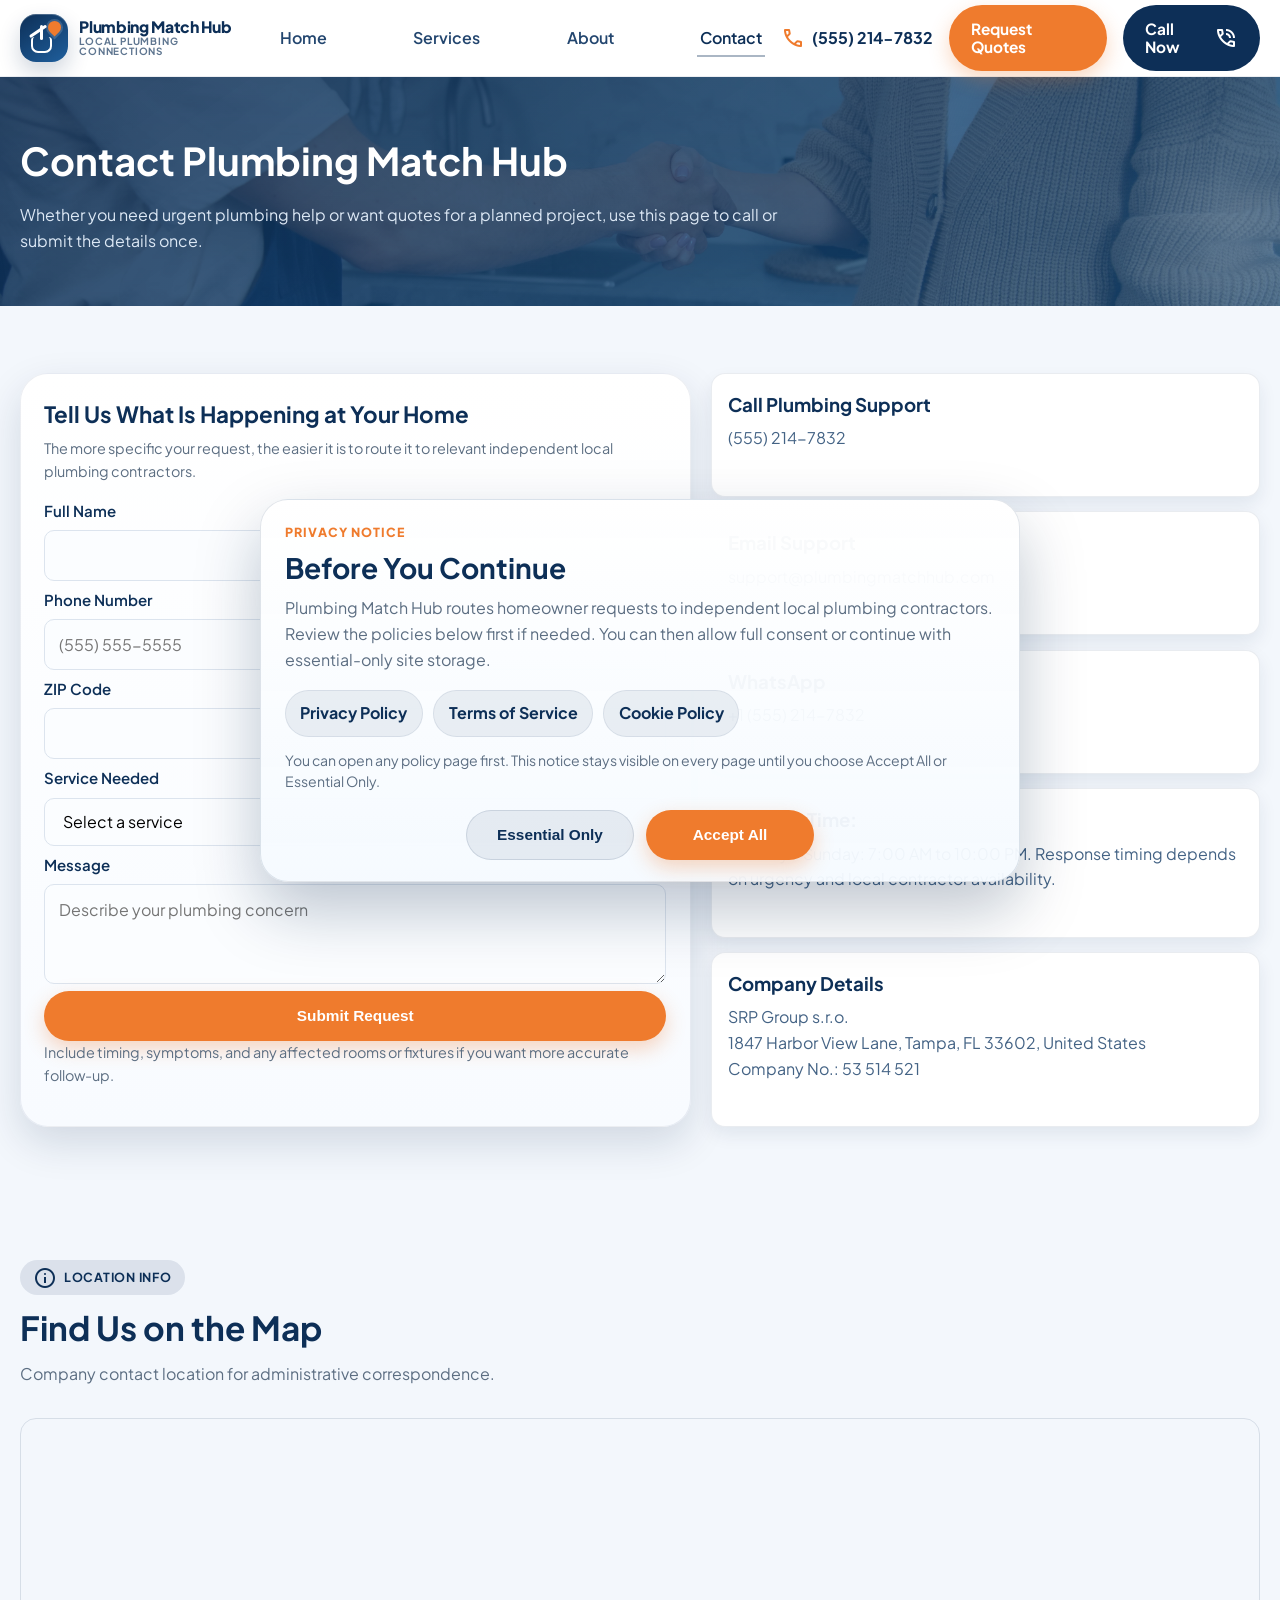
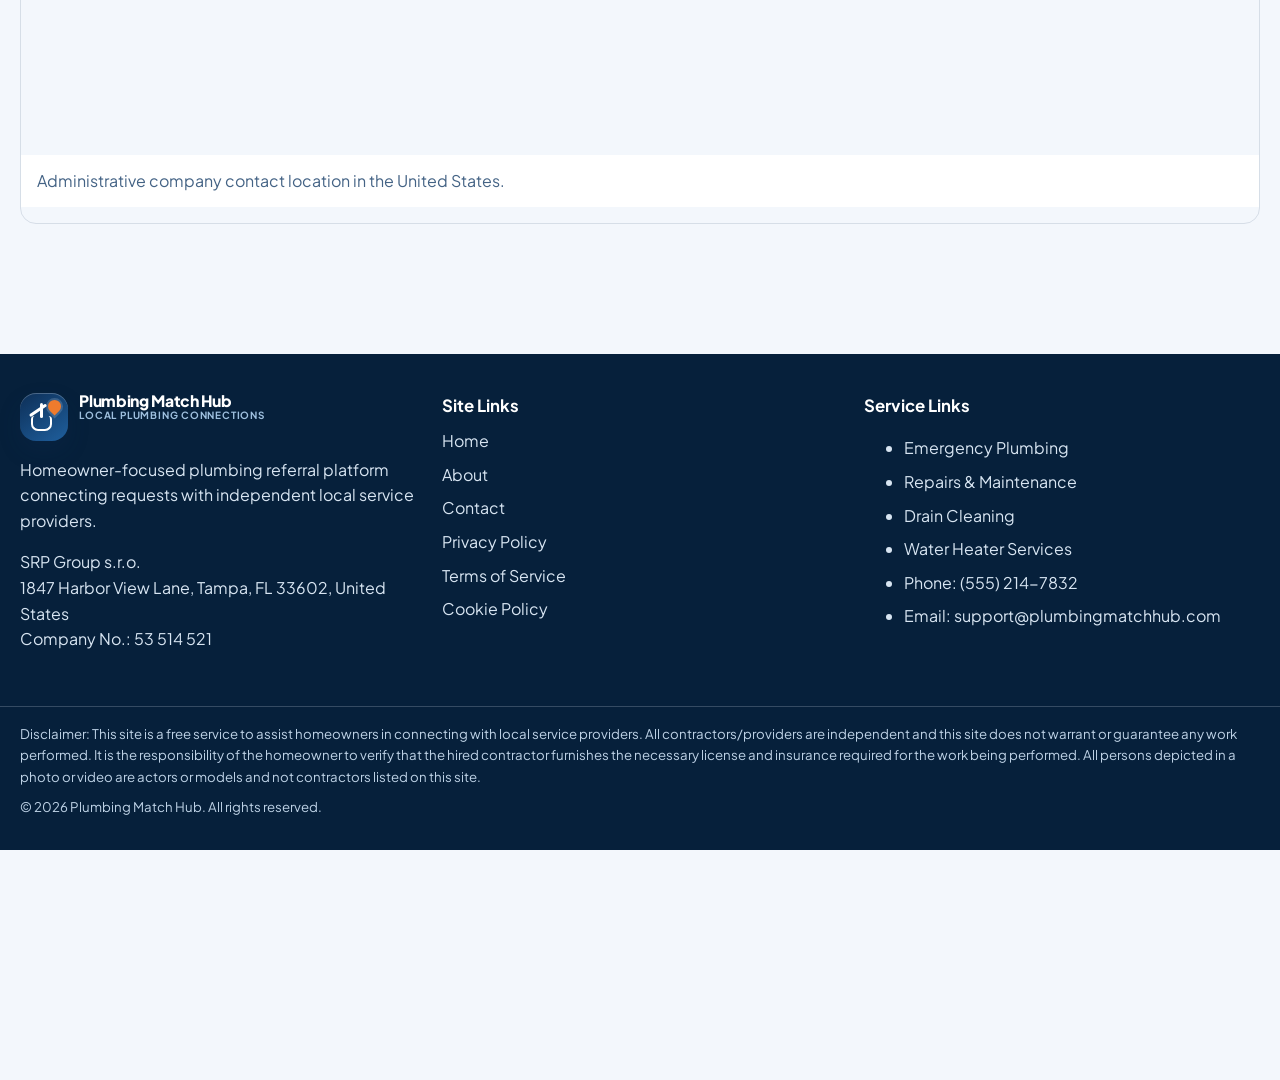
<file: contact.html>
<!doctype html>
<html lang="en">
  <head>
    <meta charset="UTF-8" />
    <meta name="viewport" content="width=device-width, initial-scale=1.0" />
    <title>Contact Plumbing Match Hub | Request Local Plumbing Quotes</title>
    <meta
      name="description"
      content="Contact Plumbing Match Hub to request local plumbing quotes and contractor connections for emergencies, repairs, leaks, drains, fixtures, and water heater issues."
    />
    <link rel="preconnect" href="https://fonts.googleapis.com" />
    <link rel="preconnect" href="https://fonts.gstatic.com" crossorigin />
    <link
      href="https://fonts.googleapis.com/css2?family=Outfit:wght@600;700&family=Plus+Jakarta+Sans:wght@400;500;600;700;800&display=swap"
      rel="stylesheet"
    />
    <meta name="theme-color" content="#0d2f57" />
    <link rel="icon" href="images/icons/favicon.svg" type="image/svg+xml" />
    <link rel="icon" href="images/icons/favicon.ico" sizes="any" />
    <link rel="stylesheet" href="css/main.css" />
    <link rel="stylesheet" href="css/contact.css" />
  </head>
  <body>
    <header class="site-header" aria-label="Site header">
      <div class="container header-inner">
        <a class="brand" href="index.html" aria-label="Plumbing Match Hub home"
          ><span class="brand-mark" aria-hidden="true"><span class="brand-glyph"></span></span>
          <span class="brand-text">
            <span class="brand-name">Plumbing Match Hub</span>
            <span class="brand-tagline">Local Plumbing Connections</span>
          </span></a
        >
        <nav class="desktop-nav" aria-label="Primary navigation">
          <ul>
            <li><a data-nav-link href="index.html">Home</a></li>
            <li><a data-nav-link href="index.html#services">Services</a></li>
            <li><a data-nav-link href="about.html">About</a></li>
            <li><a data-nav-link href="contact.html">Contact</a></li>
          </ul>
        </nav>
        <div class="header-cta">
          <a class="phone-link" href="tel:+15552147832">(555) 214-7832</a>
          <a class="btn btn-primary" href="#contact-form">Request Quotes</a>
          <a class="btn btn-secondary" href="tel:+15552147832">Call Now</a>
          <a
            class="mobile-call-icon"
            href="tel:+15552147832"
            aria-label="Call now"
            >&#9742;</a
          >
          <button
            class="mobile-toggle"
            data-mobile-toggle
            aria-expanded="false"
            aria-controls="mobileMenu"
            aria-label="Open menu"
          >
            <span class="bar"></span><span class="bar"></span
            ><span class="bar"></span>
          </button>
        </div>
      </div>
      <div
        class="mobile-drawer"
        id="mobileMenu"
        data-mobile-drawer
        aria-hidden="true"
      >
        <nav aria-label="Mobile navigation">
          <ul>
            <li><a data-mobile-close href="index.html">Home</a></li>
            <li>
              <a data-mobile-close href="index.html#services">Services</a>
            </li>
            <li><a data-mobile-close href="about.html">About</a></li>
            <li><a data-mobile-close href="contact.html">Contact</a></li>
          </ul>
          <div class="drawer-cta">
            <a class="btn btn-primary" href="#contact-form" data-mobile-close
              >Request Quotes</a
            >
            <a class="btn btn-secondary" href="tel:+15552147832"
              >Call Now</a
            >
          </div>
        </nav>
      </div>
      <div class="drawer-overlay" data-drawer-overlay></div>
    </header>

    <main>
      <section class="page-hero contact-hero" aria-label="Contact hero">
        <div class="container">
          <h1>Contact Plumbing Match Hub</h1>
          <p>
            Whether you need urgent plumbing help or want quotes for a planned project,
            use this page to call or submit the details once.
          </p>
        </div>
      </section>

      <section class="section" aria-label="Contact options and form">
        <div class="container contact-grid">
          <article class="form-card">
            <h2 id="contact-form">Tell Us What Is Happening at Your Home</h2>
            <p class="form-helper">
              The more specific your request, the easier it is to route it to relevant independent local plumbing contractors.
            </p>
            <form class="lead-form" data-lead-form novalidate>
              <div class="form-row">
                <label for="contact-full-name">Full Name</label
                ><input
                  id="contact-full-name"
                  name="fullName"
                  type="text"
                  autocomplete="name"
                  required
                /><span class="field-error" data-error></span>
              </div>
              <div class="form-row">
                <label for="contact-phone">Phone Number</label
                ><input
                  id="contact-phone"
                  name="phoneNumber"
                  type="tel"
                  autocomplete="tel"
                  placeholder="(555) 555-5555"
                  required
                /><span class="field-error" data-error></span>
              </div>
              <div class="form-row">
                <label for="contact-zip">ZIP Code</label
                ><input
                  id="contact-zip"
                  name="zipCode"
                  type="text"
                  inputmode="numeric"
                  autocomplete="postal-code"
                  required
                /><span class="field-error" data-error></span>
              </div>
              <div class="form-row">
                <label for="contact-service">Service Needed</label
                ><select id="contact-service" name="serviceNeeded" required>
                  <option value="">Select a service</option>
                  <option>Emergency Plumbing</option>
                  <option>Drain Cleaning</option>
                  <option>Leak Detection</option>
                  <option>Water Heater Services</option>
                  <option>Toilet Repair &amp; Installation</option>
                  <option>Faucet &amp; Fixture Services</option>
                  <option>Plumbing Repairs &amp; Maintenance</option>
                  <option>Plumbing Replacement</option>
                  <option>Plumbing Installation</option></select
                ><span class="field-error" data-error></span>
              </div>
              <div class="form-row">
                <label for="contact-message">Message</label
                ><textarea
                  id="contact-message"
                  name="message"
                  placeholder="Describe your plumbing concern"
                ></textarea
                ><span class="field-error" data-error></span>
              </div>
              <button class="btn btn-primary" type="submit">
                Submit Request
              </button>
              <p class="form-helper">
                Include timing, symptoms, and any affected rooms or fixtures if you want more accurate follow-up.
              </p>
              <div
                class="form-success"
                data-form-success
                role="status"
                aria-live="polite"
              ></div>
            </form>
          </article>

          <aside class="contact-info-cards">
            <article class="contact-info-card">
              <h3>Call Plumbing Support</h3>
              <p><a href="tel:+15552147832">(555) 214-7832</a></p>
            </article>
            <article class="contact-info-card">
              <h3>Email Support</h3>
              <p>
                <a href="mailto:support@plumbingmatchhub.com"
                  >support@plumbingmatchhub.com</a
                >
              </p>
            </article>
            <article class="contact-info-card">
              <h3>WhatsApp</h3>
              <p>
                <a href="#" aria-label="WhatsApp placeholder contact link"
                  >+1 (555) 214-7832</a
                >
              </p>
            </article>
            <article class="contact-info-card">
              <h3>Working Time:</h3>
              <p>
                Monday - Sunday: 7:00 AM to 10:00 PM. Response timing depends on urgency and local contractor availability.
              </p>
            </article>
            <article class="contact-info-card">
              <h3>Company Details</h3>
              <p>
                SRP Group s.r.o.<br />1847 Harbor View Lane, Tampa, FL 33602, United States<br />Company No.: 53 514 521
              </p>
            </article>
          </aside>
        </div>
      </section>

      <section class="section" aria-label="Map section">
        <div class="container">
          <div class="section-header">
            <span class="badge">Location Info</span>
            <h2>Find Us on the Map</h2>
            <p>Company contact location for administrative correspondence.</p>
          </div>
          <div class="map-placeholder">
            <iframe
              class="map-embed"
              title="Company location map"
              src="https://www.google.com/maps?q=1847+Harbor+View+Lane%2C+Tampa%2C+FL+33602&output=embed"
              loading="lazy"
              referrerpolicy="no-referrer-when-downgrade"
            ></iframe>
            <p class="map-caption">
              Administrative company contact location in the United States.
            </p>
          </div>
        </div>
      </section>
    </main>

    <footer class="site-footer" aria-label="Footer">
      <div class="container footer-top">
        <section class="footer-brand">
          <a class="brand" href="index.html"
            ><span class="brand-mark" aria-hidden="true"><span class="brand-glyph"></span></span>
          <span class="brand-text">
            <span class="brand-name">Plumbing Match Hub</span>
            <span class="brand-tagline">Local Plumbing Connections</span>
          </span></a
          >
          <p>
            Homeowner-focused plumbing referral platform connecting requests
            with independent local service providers.
          </p>
          <p>
            SRP Group s.r.o.<br />1847 Harbor View Lane, Tampa, FL 33602, United States<br />Company No.: 53 514 521
          </p>
        </section>
        <section class="footer-links">
          <h3>Site Links</h3>
          <ul>
            <li><a href="index.html">Home</a></li>
            <li><a href="about.html">About</a></li>
            <li><a href="contact.html">Contact</a></li>
            <li><a href="privacy-policy.html">Privacy Policy</a></li>
            <li><a href="terms-of-service.html">Terms of Service</a></li>
            <li><a href="cookie-policy.html">Cookie Policy</a></li>
          </ul>
        </section>
        <section class="footer-contact">
          <h3>Service Links</h3>
          <ul>
            <li>
              <a href="services/emergency-plumbing.html">Emergency Plumbing</a>
            </li>
            <li>
              <a href="services/plumbing-repairs-maintenance.html"
                >Repairs &amp; Maintenance</a
              >
            </li>
            <li><a href="services/drain-cleaning.html">Drain Cleaning</a></li>
            <li>
              <a href="services/water-heater-services.html"
                >Water Heater Services</a
              >
            </li>
            <li><a href="tel:+15552147832">Phone: (555) 214-7832</a></li>
            <li>
              <a href="mailto:support@plumbingmatchhub.com"
                >Email: support@plumbingmatchhub.com</a
              >
            </li>
          </ul>
        </section>
      </div>
      <div class="footer-bottom">
        <div class="container">
          <p>
            Disclaimer: This site is a free service to assist homeowners in
            connecting with local service providers. All contractors/providers
            are independent and this site does not warrant or guarantee any work
            performed. It is the responsibility of the homeowner to verify that
            the hired contractor furnishes the necessary license and insurance
            required for the work being performed. All persons depicted in a
            photo or video are actors or models and not contractors listed on
            this site.
          </p>
          <p>
            &copy; <span data-current-year></span> Plumbing Match Hub. All
            rights reserved.
          </p>
        </div>
      </div>
    </footer>

    <a
      class="floating-call"
      data-floating-call
      href="tel:+15552147832"
      aria-label="Call Plumbing Match Hub"
      >Call Now</a
    >

    <script src="js/main.js" defer></script>
    <script src="js/mobile-menu.js" defer></script>
    <script src="js/sticky-call.js" defer></script>
    <script src="js/form-validation.js" defer></script>
  </body>
</html>
</file>
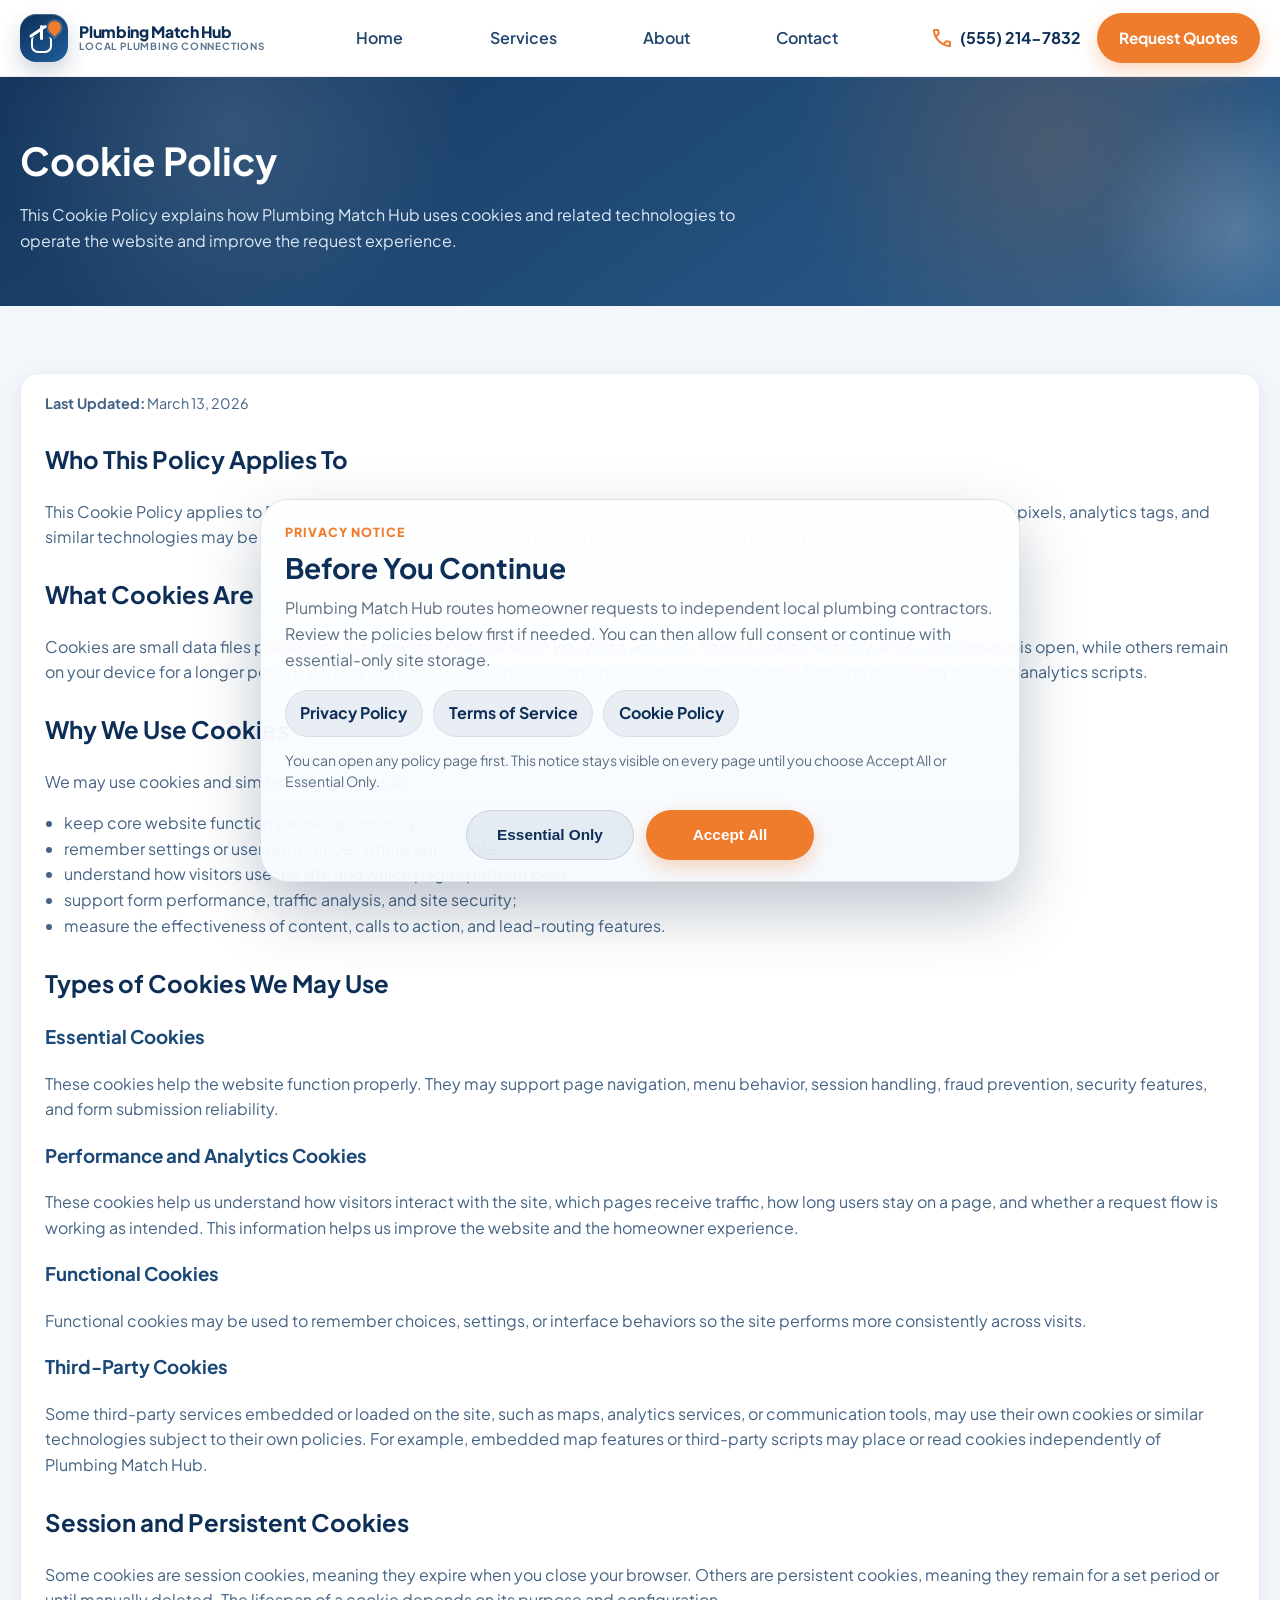
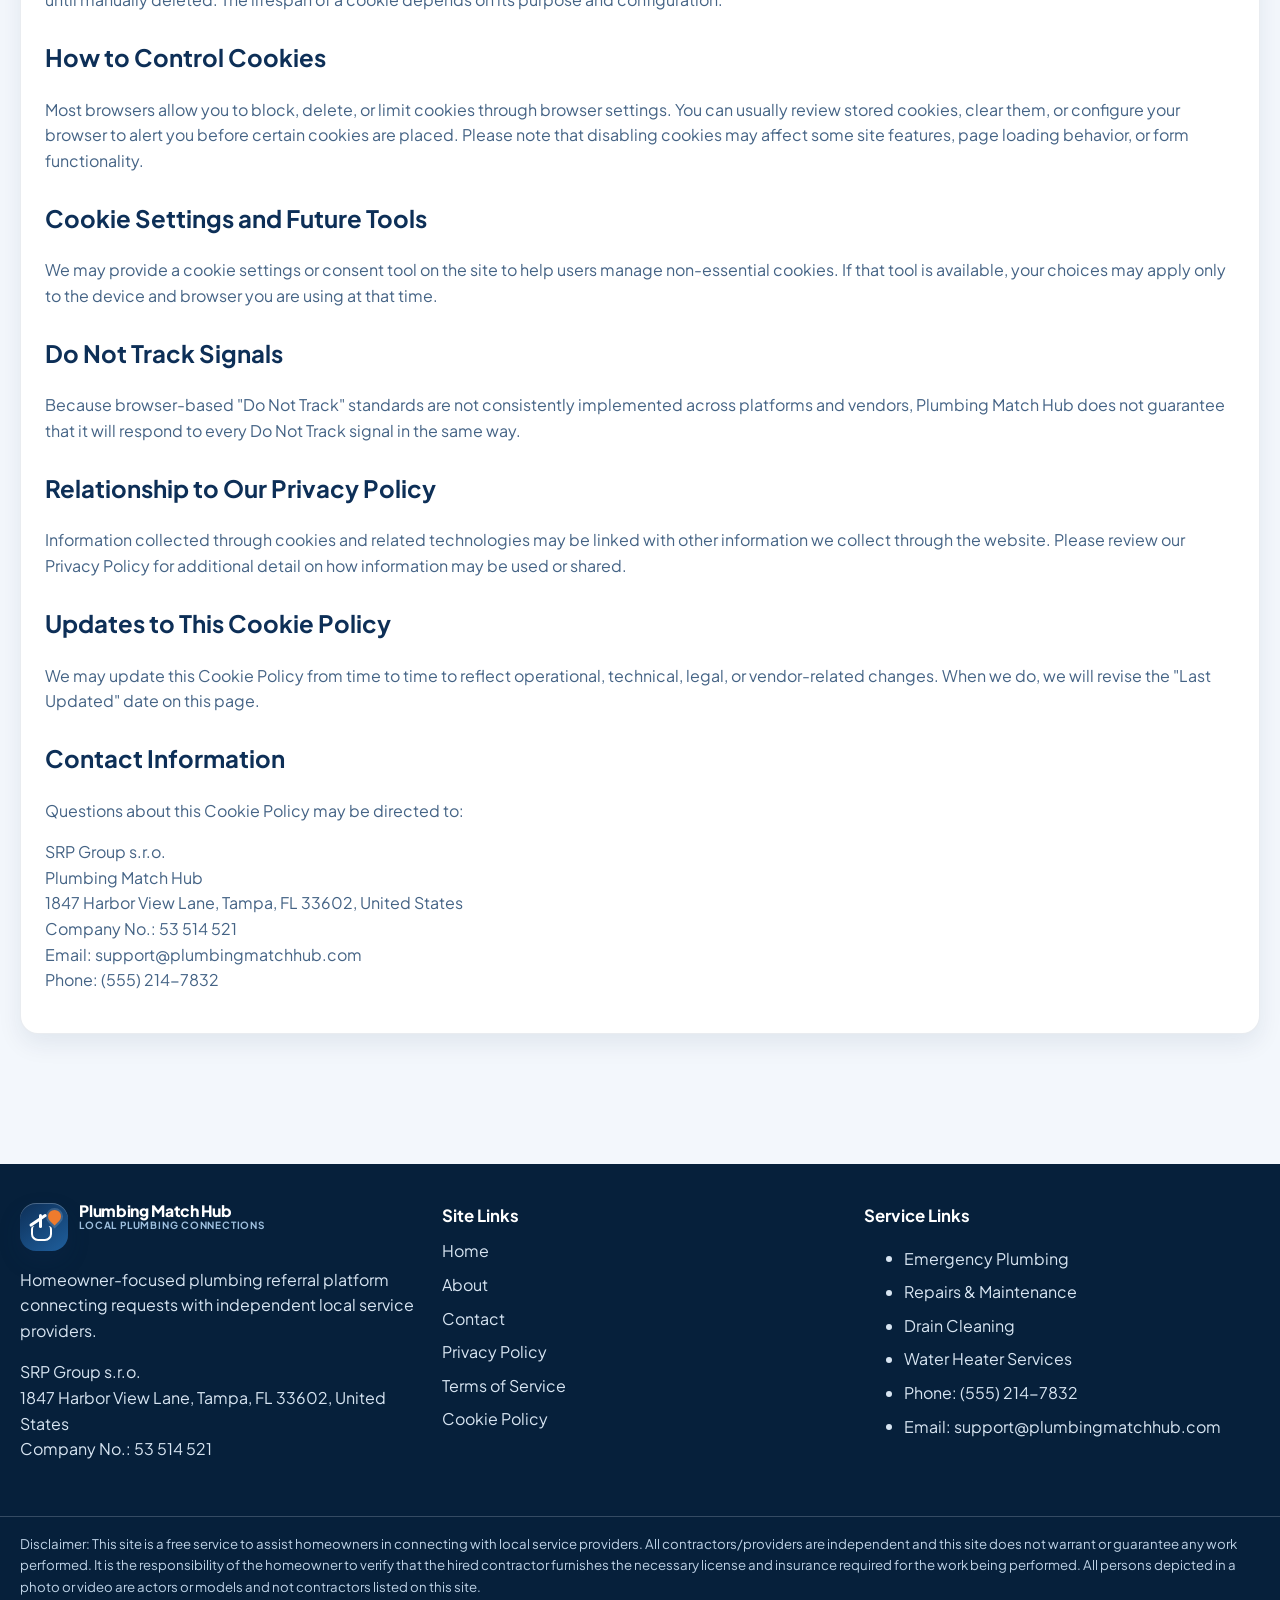
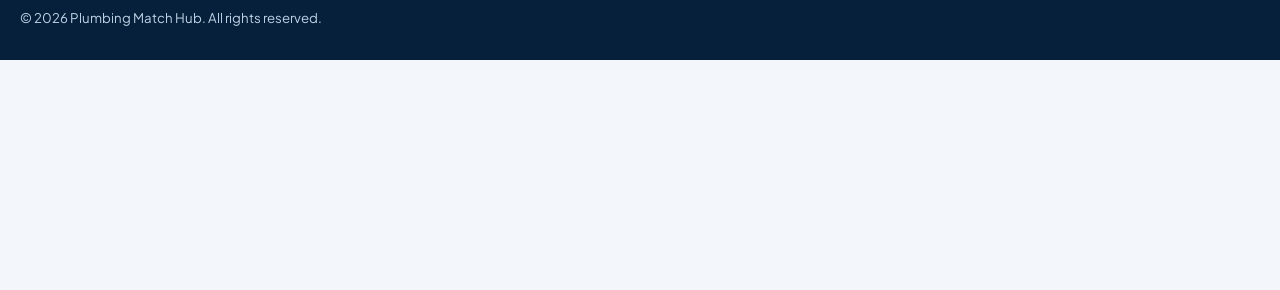
<file: cookie-policy.html>
<!doctype html>
<html lang="en">
  <head>
    <meta charset="UTF-8" />
    <meta name="viewport" content="width=device-width, initial-scale=1.0" />
    <title>Cookie Policy | Plumbing Match Hub</title>
    <meta
      name="description"
      content="Learn how Plumbing Match Hub and SRP Group s.r.o. use cookies, analytics, and related technologies on this website."
    />
    <link rel="preconnect" href="https://fonts.googleapis.com" />
    <link rel="preconnect" href="https://fonts.gstatic.com" crossorigin />
    <link
      href="https://fonts.googleapis.com/css2?family=Outfit:wght@600;700&family=Plus+Jakarta+Sans:wght@400;500;600;700;800&display=swap"
      rel="stylesheet"
    />
    <meta name="theme-color" content="#0d2f57" />
    <link rel="icon" href="images/icons/favicon.svg" type="image/svg+xml" />
    <link rel="icon" href="images/icons/favicon.ico" sizes="any" />
    <link rel="stylesheet" href="css/main.css" />
    <link rel="stylesheet" href="css/legal.css" />
  </head>
  <body>
    <header class="site-header" aria-label="Site header">
      <div class="container header-inner">
        <a class="brand" href="index.html" aria-label="Plumbing Match Hub home"
          ><span class="brand-mark" aria-hidden="true"><span class="brand-glyph"></span></span>
          <span class="brand-text">
            <span class="brand-name">Plumbing Match Hub</span>
            <span class="brand-tagline">Local Plumbing Connections</span>
          </span></a
        >
        <nav class="desktop-nav" aria-label="Primary navigation">
          <ul>
            <li><a data-nav-link href="index.html">Home</a></li>
            <li><a data-nav-link href="index.html#services">Services</a></li>
            <li><a data-nav-link href="about.html">About</a></li>
            <li><a data-nav-link href="contact.html">Contact</a></li>
          </ul>
        </nav>
        <div class="header-cta">
          <a class="phone-link" href="tel:+15552147832">(555) 214-7832</a
          ><a class="btn btn-primary" href="contact.html">Request Quotes</a
          ><a
            class="mobile-call-icon"
            href="tel:+15552147832"
            aria-label="Call now"
            >&#9742;</a
          ><button
            class="mobile-toggle"
            data-mobile-toggle
            aria-expanded="false"
            aria-controls="mobileMenu"
            aria-label="Open menu"
          >
            <span class="bar"></span><span class="bar"></span
            ><span class="bar"></span>
          </button>
        </div>
      </div>
      <div
        class="mobile-drawer"
        id="mobileMenu"
        data-mobile-drawer
        aria-hidden="true"
      >
        <nav aria-label="Mobile navigation">
          <ul>
            <li><a data-mobile-close href="index.html">Home</a></li>
            <li>
              <a data-mobile-close href="index.html#services">Services</a>
            </li>
            <li><a data-mobile-close href="about.html">About</a></li>
            <li><a data-mobile-close href="contact.html">Contact</a></li>
          </ul>
          <div class="drawer-cta">
            <a class="btn btn-primary" href="tel:+15552147832">Call</a
            ><a class="btn btn-secondary" href="contact.html" data-mobile-close
              >Request Estimate</a
            >
          </div>
        </nav>
      </div>
      <div class="drawer-overlay" data-drawer-overlay></div>
    </header>

    <main>
      <section class="page-hero legal-hero" aria-label="Legal heading">
        <div class="container">
          <h1>Cookie Policy</h1>
          <p>
            This Cookie Policy explains how Plumbing Match Hub uses cookies and
            related technologies to operate the website and improve the request
            experience.
          </p>
        </div>
      </section>

      <section class="section" aria-label="Legal content">
        <div class="container legal-content">
          <p class="legal-meta">
            <strong>Last Updated:</strong> March 13, 2026
          </p>

          <h2>Who This Policy Applies To</h2>
          <p>
            This Cookie Policy applies to Plumbing Match Hub, a website
            operated by SRP Group s.r.o. It explains how cookies, local
            storage, pixels, analytics tags, and similar technologies may be
            used when you browse the site, submit a request, or interact with
            our forms and features.
          </p>

          <h2>What Cookies Are</h2>
          <p>
            Cookies are small data files placed on your browser or device when
            you visit a website. Some cookies last only while your browser is
            open, while others remain on your device for a longer period. We
            may also use comparable technologies, such as local storage,
            tracking pixels, log files, and analytics scripts.
          </p>

          <h2>Why We Use Cookies</h2>
          <p>
            We may use cookies and similar technologies to:
          </p>
          <ul>
            <li>keep core website functions working correctly;</li>
            <li>remember settings or user preferences where applicable;</li>
            <li>understand how visitors use the site and which pages perform best;</li>
            <li>support form performance, traffic analysis, and site security;</li>
            <li>measure the effectiveness of content, calls to action, and lead-routing features.</li>
          </ul>

          <h2>Types of Cookies We May Use</h2>
          <h3>Essential Cookies</h3>
          <p>
            These cookies help the website function properly. They may support
            page navigation, menu behavior, session handling, fraud prevention,
            security features, and form submission reliability.
          </p>

          <h3>Performance and Analytics Cookies</h3>
          <p>
            These cookies help us understand how visitors interact with the
            site, which pages receive traffic, how long users stay on a page,
            and whether a request flow is working as intended. This information
            helps us improve the website and the homeowner experience.
          </p>

          <h3>Functional Cookies</h3>
          <p>
            Functional cookies may be used to remember choices, settings, or
            interface behaviors so the site performs more consistently across
            visits.
          </p>

          <h3>Third-Party Cookies</h3>
          <p>
            Some third-party services embedded or loaded on the site, such as
            maps, analytics services, or communication tools, may use their own
            cookies or similar technologies subject to their own policies. For
            example, embedded map features or third-party scripts may place or
            read cookies independently of Plumbing Match Hub.
          </p>

          <h2>Session and Persistent Cookies</h2>
          <p>
            Some cookies are session cookies, meaning they expire when you
            close your browser. Others are persistent cookies, meaning they
            remain for a set period or until manually deleted. The lifespan of
            a cookie depends on its purpose and configuration.
          </p>

          <h2>How to Control Cookies</h2>
          <p>
            Most browsers allow you to block, delete, or limit cookies through
            browser settings. You can usually review stored cookies, clear
            them, or configure your browser to alert you before certain cookies
            are placed. Please note that disabling cookies may affect some site
            features, page loading behavior, or form functionality.
          </p>

          <h2>Cookie Settings and Future Tools</h2>
          <p>
            We may provide a cookie settings or consent tool on the site to
            help users manage non-essential cookies. If that tool is available,
            your choices may apply only to the device and browser you are using
            at that time.
          </p>

          <h2>Do Not Track Signals</h2>
          <p>
            Because browser-based "Do Not Track" standards are not consistently
            implemented across platforms and vendors, Plumbing Match Hub does
            not guarantee that it will respond to every Do Not Track signal in
            the same way.
          </p>

          <h2>Relationship to Our Privacy Policy</h2>
          <p>
            Information collected through cookies and related technologies may
            be linked with other information we collect through the website.
            Please review our <a href="privacy-policy.html">Privacy Policy</a>
            for additional detail on how information may be used or shared.
          </p>

          <h2>Updates to This Cookie Policy</h2>
          <p>
            We may update this Cookie Policy from time to time to reflect
            operational, technical, legal, or vendor-related changes. When we
            do, we will revise the "Last Updated" date on this page.
          </p>

          <h2>Contact Information</h2>
          <p>
            Questions about this Cookie Policy may be directed to:
          </p>
          <p>
            SRP Group s.r.o.<br />
            Plumbing Match Hub<br />
            1847 Harbor View Lane, Tampa, FL 33602, United States<br />
            Company No.: 53 514 521<br />
            Email:
            <a href="mailto:support@plumbingmatchhub.com"
              >support@plumbingmatchhub.com</a
            ><br />
            Phone: <a href="tel:+15552147832">(555) 214-7832</a>
          </p>
        </div>
      </section>
    </main>

    <footer class="site-footer" aria-label="Footer">
      <div class="container footer-top">
        <section class="footer-brand">
          <a class="brand" href="index.html"
            ><span class="brand-mark" aria-hidden="true"><span class="brand-glyph"></span></span>
          <span class="brand-text">
            <span class="brand-name">Plumbing Match Hub</span>
            <span class="brand-tagline">Local Plumbing Connections</span>
          </span></a
          >
          <p>
            Homeowner-focused plumbing referral platform connecting requests
            with independent local service providers.
          </p>
          <p>
            SRP Group s.r.o.<br />1847 Harbor View Lane, Tampa, FL 33602, United States<br />Company No.: 53 514 521
          </p>
        </section>
        <section class="footer-links">
          <h3>Site Links</h3>
          <ul>
            <li><a href="index.html">Home</a></li>
            <li><a href="about.html">About</a></li>
            <li><a href="contact.html">Contact</a></li>
            <li><a href="privacy-policy.html">Privacy Policy</a></li>
            <li><a href="terms-of-service.html">Terms of Service</a></li>
            <li><a href="cookie-policy.html">Cookie Policy</a></li>
          </ul>
        </section>
        <section class="footer-contact">
          <h3>Service Links</h3>
          <ul>
            <li>
              <a href="services/emergency-plumbing.html">Emergency Plumbing</a>
            </li>
            <li>
              <a href="services/plumbing-repairs-maintenance.html"
                >Repairs &amp; Maintenance</a
              >
            </li>
            <li><a href="services/drain-cleaning.html">Drain Cleaning</a></li>
            <li>
              <a href="services/water-heater-services.html"
                >Water Heater Services</a
              >
            </li>
            <li><a href="tel:+15552147832">Phone: (555) 214-7832</a></li>
            <li>
              <a href="mailto:support@plumbingmatchhub.com"
                >Email: support@plumbingmatchhub.com</a
              >
            </li>
          </ul>
        </section>
      </div>
      <div class="footer-bottom">
        <div class="container">
          <p>
            Disclaimer: This site is a free service to assist homeowners in
            connecting with local service providers. All contractors/providers
            are independent and this site does not warrant or guarantee any work
            performed. It is the responsibility of the homeowner to verify that
            the hired contractor furnishes the necessary license and insurance
            required for the work being performed. All persons depicted in a
            photo or video are actors or models and not contractors listed on
            this site.
          </p>
          <p>
            &copy; <span data-current-year></span> Plumbing Match Hub. All
            rights reserved.
          </p>
        </div>
      </div>
    </footer>

    <a
      class="floating-call"
      data-floating-call
      href="tel:+15552147832"
      aria-label="Call Plumbing Match Hub"
      >Call Now</a
    >

    <script src="js/main.js" defer></script>
    <script src="js/mobile-menu.js" defer></script>
    <script src="js/sticky-call.js" defer></script>
  </body>
</html>
</file>
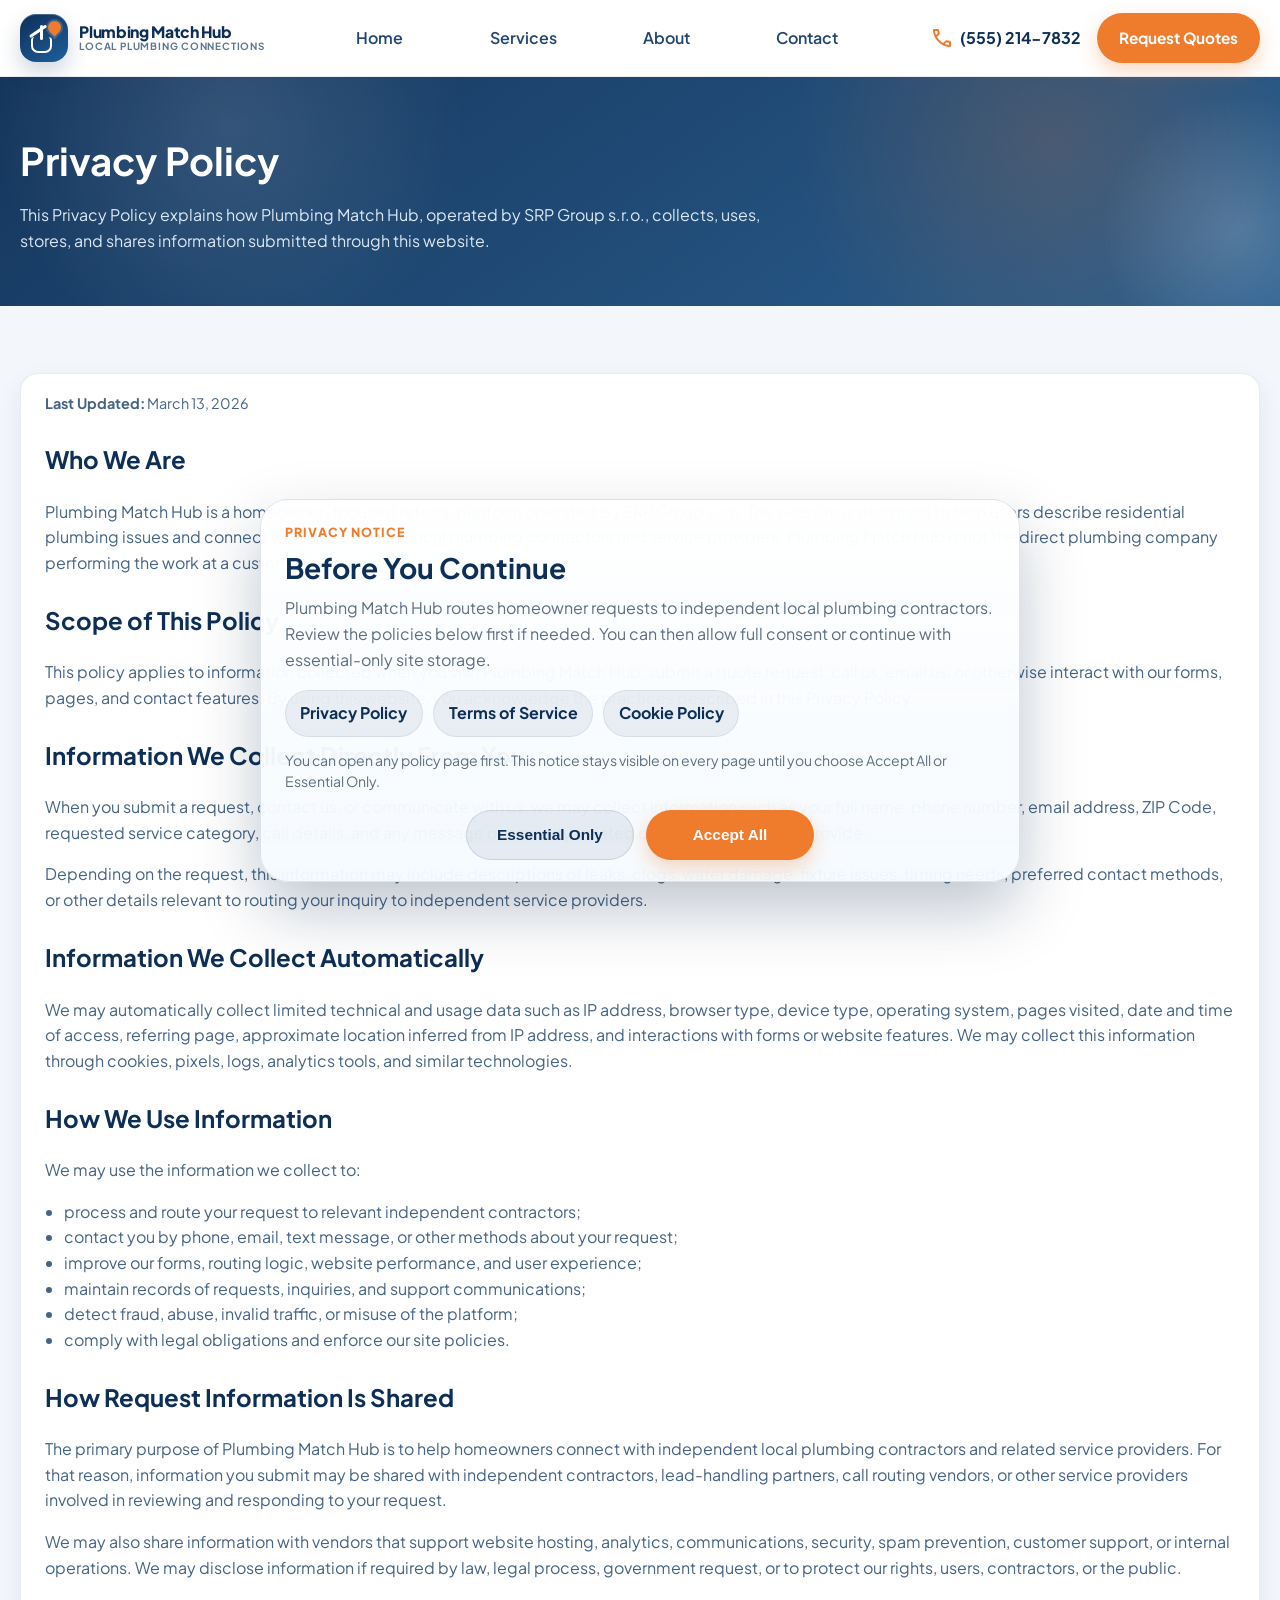
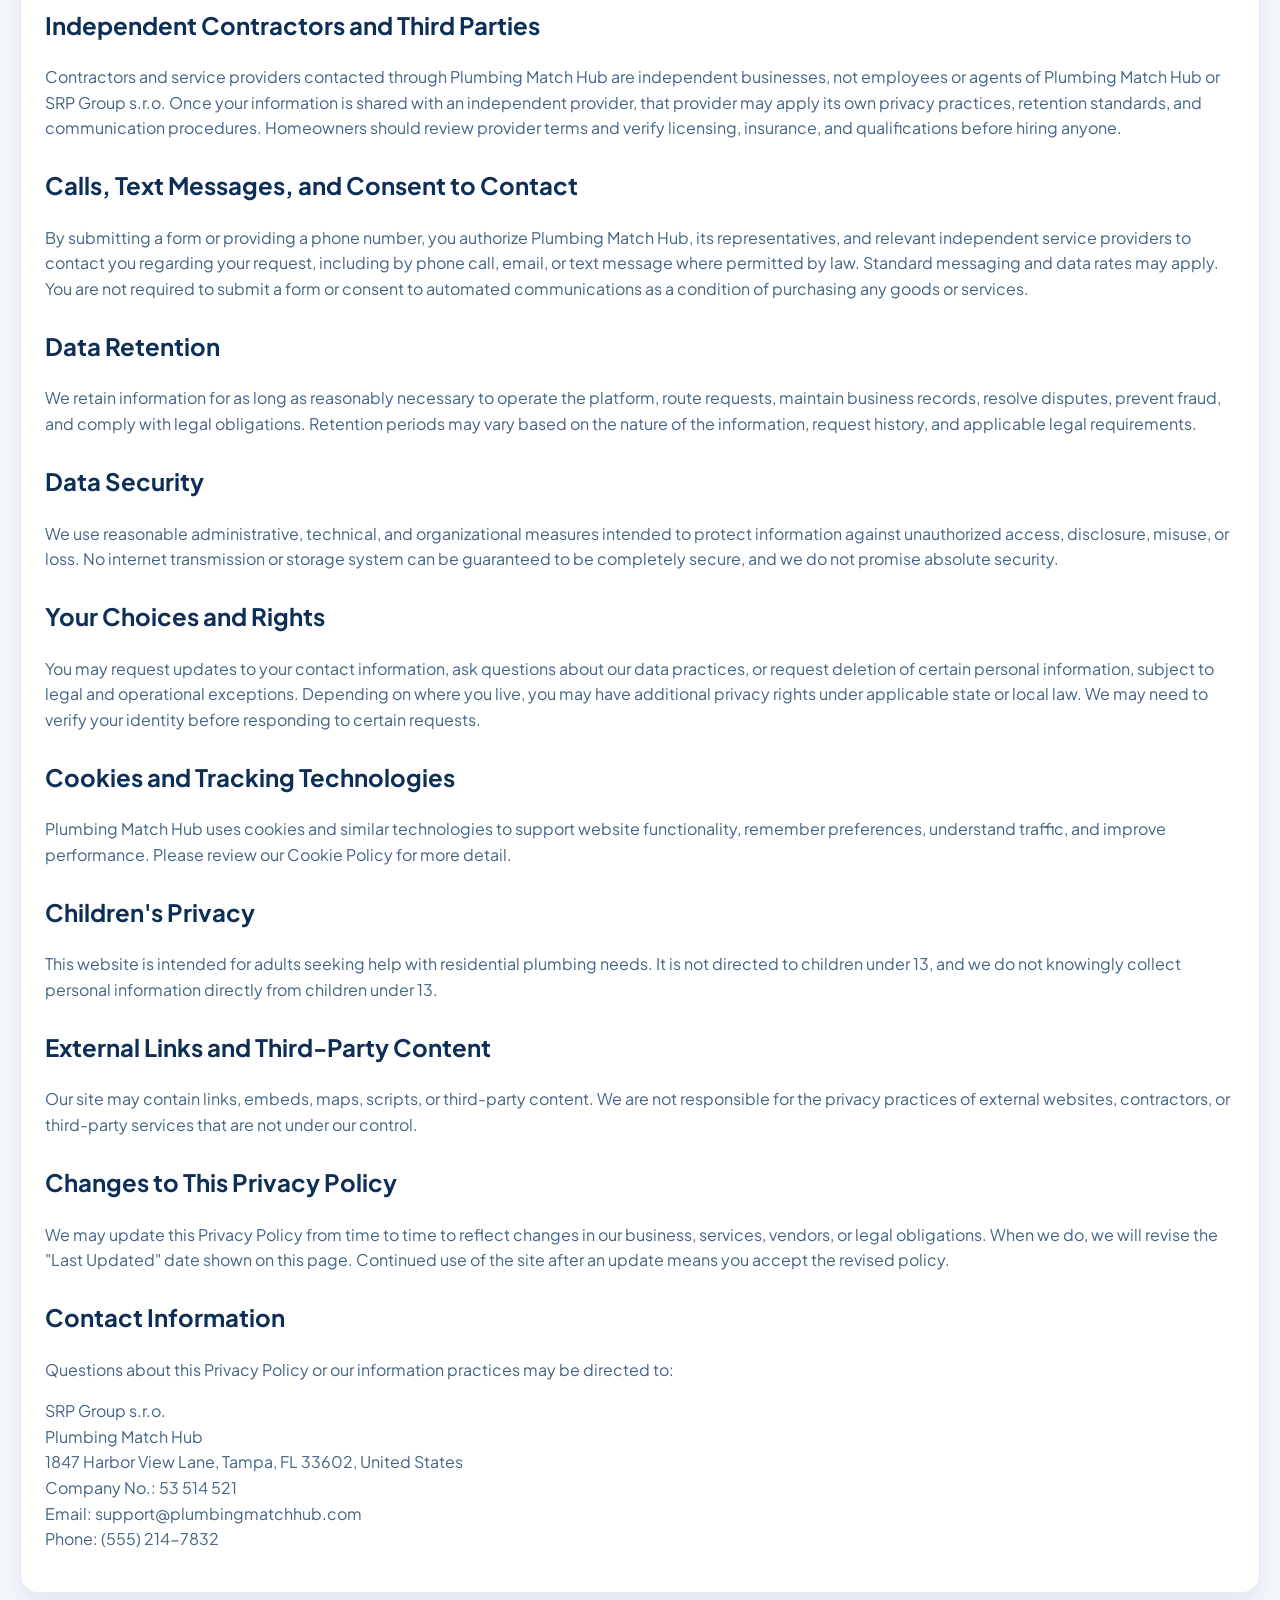
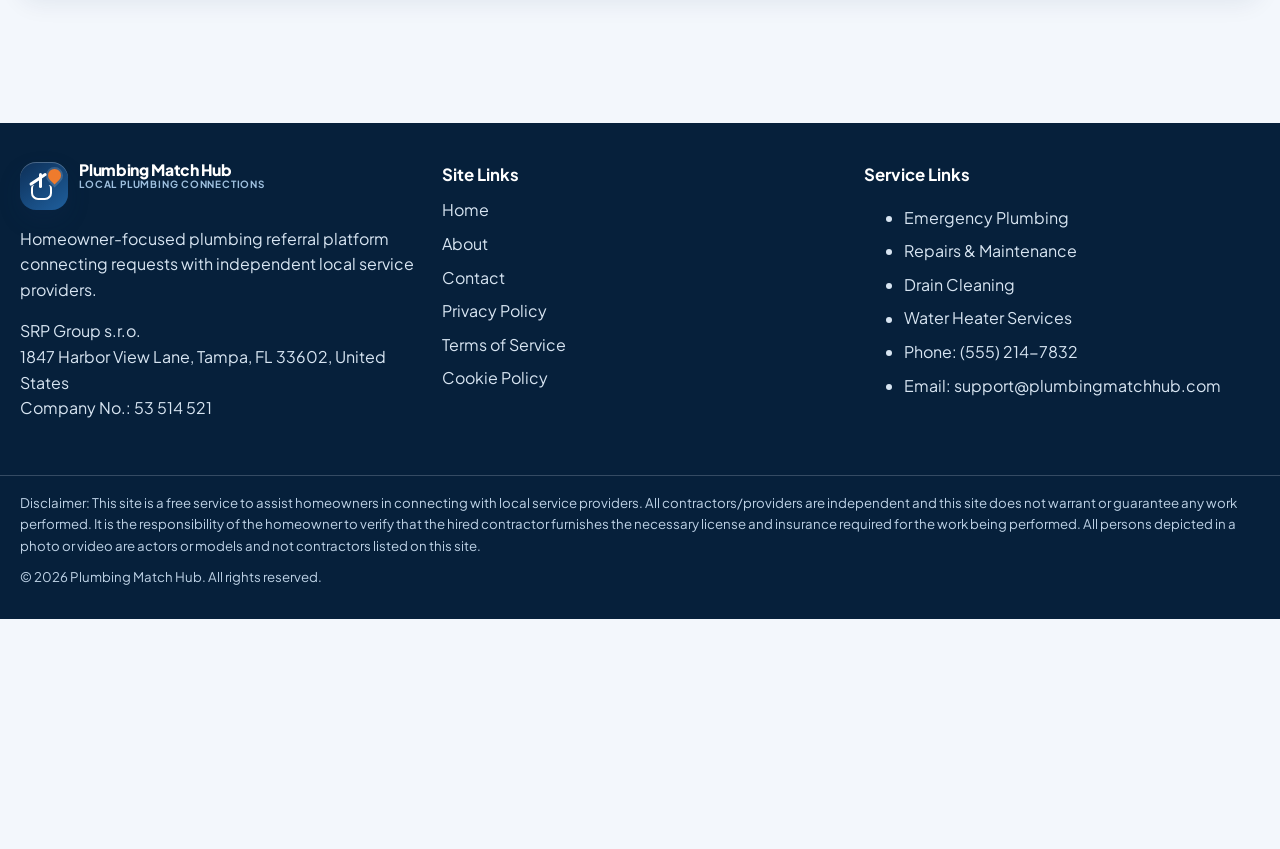
<file: privacy-policy.html>
<!doctype html>
<html lang="en">
  <head>
    <meta charset="UTF-8" />
    <meta name="viewport" content="width=device-width, initial-scale=1.0" />
    <title>Privacy Policy | Plumbing Match Hub</title>
    <meta
      name="description"
      content="Read how Plumbing Match Hub and SRP Group s.r.o. collect, use, store, and share homeowner request information."
    />
    <link rel="preconnect" href="https://fonts.googleapis.com" />
    <link rel="preconnect" href="https://fonts.gstatic.com" crossorigin />
    <link
      href="https://fonts.googleapis.com/css2?family=Outfit:wght@600;700&family=Plus+Jakarta+Sans:wght@400;500;600;700;800&display=swap"
      rel="stylesheet"
    />
    <meta name="theme-color" content="#0d2f57" />
    <link rel="icon" href="images/icons/favicon.svg" type="image/svg+xml" />
    <link rel="icon" href="images/icons/favicon.ico" sizes="any" />
    <link rel="stylesheet" href="css/main.css" />
    <link rel="stylesheet" href="css/legal.css" />
  </head>
  <body>
    <header class="site-header" aria-label="Site header">
      <div class="container header-inner">
        <a class="brand" href="index.html" aria-label="Plumbing Match Hub home"
          ><span class="brand-mark" aria-hidden="true"><span class="brand-glyph"></span></span>
          <span class="brand-text">
            <span class="brand-name">Plumbing Match Hub</span>
            <span class="brand-tagline">Local Plumbing Connections</span>
          </span></a
        >
        <nav class="desktop-nav" aria-label="Primary navigation">
          <ul>
            <li><a data-nav-link href="index.html">Home</a></li>
            <li><a data-nav-link href="index.html#services">Services</a></li>
            <li><a data-nav-link href="about.html">About</a></li>
            <li><a data-nav-link href="contact.html">Contact</a></li>
          </ul>
        </nav>
        <div class="header-cta">
          <a class="phone-link" href="tel:+15552147832">(555) 214-7832</a
          ><a class="btn btn-primary" href="contact.html">Request Quotes</a
          ><a
            class="mobile-call-icon"
            href="tel:+15552147832"
            aria-label="Call now"
            >&#9742;</a
          ><button
            class="mobile-toggle"
            data-mobile-toggle
            aria-expanded="false"
            aria-controls="mobileMenu"
            aria-label="Open menu"
          >
            <span class="bar"></span><span class="bar"></span
            ><span class="bar"></span>
          </button>
        </div>
      </div>
      <div
        class="mobile-drawer"
        id="mobileMenu"
        data-mobile-drawer
        aria-hidden="true"
      >
        <nav aria-label="Mobile navigation">
          <ul>
            <li><a data-mobile-close href="index.html">Home</a></li>
            <li>
              <a data-mobile-close href="index.html#services">Services</a>
            </li>
            <li><a data-mobile-close href="about.html">About</a></li>
            <li><a data-mobile-close href="contact.html">Contact</a></li>
          </ul>
          <div class="drawer-cta">
            <a class="btn btn-primary" href="tel:+15552147832">Call</a
            ><a class="btn btn-secondary" href="contact.html" data-mobile-close
              >Request Estimate</a
            >
          </div>
        </nav>
      </div>
      <div class="drawer-overlay" data-drawer-overlay></div>
    </header>

    <main>
      <section class="page-hero legal-hero" aria-label="Legal heading">
        <div class="container">
          <h1>Privacy Policy</h1>
          <p>
            This Privacy Policy explains how Plumbing Match Hub, operated by
            SRP Group s.r.o., collects, uses, stores, and shares information
            submitted through this website.
          </p>
        </div>
      </section>

      <section class="section" aria-label="Legal content">
        <div class="container legal-content">
          <p class="legal-meta">
            <strong>Last Updated:</strong> March 13, 2026
          </p>

          <h2>Who We Are</h2>
          <p>
            Plumbing Match Hub is a homeowner-focused referral platform operated
            by SRP Group s.r.o. The website is designed to help users describe
            residential plumbing issues and connect with independent local
            plumbing contractors and service providers. Plumbing Match Hub is
            not the direct plumbing company performing the work at a customer's
            property.
          </p>

          <h2>Scope of This Policy</h2>
          <p>
            This policy applies to information collected when you visit
            Plumbing Match Hub, submit a quote request, call us, email us, or
            otherwise interact with our forms, pages, and contact features. By
            using this website, you acknowledge the practices described in this
            Privacy Policy.
          </p>

          <h2>Information We Collect Directly From You</h2>
          <p>
            When you submit a request, contact us, or communicate with us, we
            may collect information such as your full name, phone number, email
            address, ZIP Code, requested service category, call details, and
            any message or property-related details you voluntarily provide.
          </p>
          <p>
            Depending on the request, this information may include descriptions
            of leaks, clogs, water damage, fixture issues, timing needs,
            preferred contact methods, or other details relevant to routing
            your inquiry to independent service providers.
          </p>

          <h2>Information We Collect Automatically</h2>
          <p>
            We may automatically collect limited technical and usage data such
            as IP address, browser type, device type, operating system, pages
            visited, date and time of access, referring page, approximate
            location inferred from IP address, and interactions with forms or
            website features. We may collect this information through cookies,
            pixels, logs, analytics tools, and similar technologies.
          </p>

          <h2>How We Use Information</h2>
          <p>
            We may use the information we collect to:
          </p>
          <ul>
            <li>process and route your request to relevant independent contractors;</li>
            <li>contact you by phone, email, text message, or other methods about your request;</li>
            <li>improve our forms, routing logic, website performance, and user experience;</li>
            <li>maintain records of requests, inquiries, and support communications;</li>
            <li>detect fraud, abuse, invalid traffic, or misuse of the platform;</li>
            <li>comply with legal obligations and enforce our site policies.</li>
          </ul>

          <h2>How Request Information Is Shared</h2>
          <p>
            The primary purpose of Plumbing Match Hub is to help homeowners
            connect with independent local plumbing contractors and related
            service providers. For that reason, information you submit may be
            shared with independent contractors, lead-handling partners, call
            routing vendors, or other service providers involved in reviewing
            and responding to your request.
          </p>
          <p>
            We may also share information with vendors that support website
            hosting, analytics, communications, security, spam prevention,
            customer support, or internal operations. We may disclose
            information if required by law, legal process, government request,
            or to protect our rights, users, contractors, or the public.
          </p>

          <h2>Independent Contractors and Third Parties</h2>
          <p>
            Contractors and service providers contacted through Plumbing Match
            Hub are independent businesses, not employees or agents of Plumbing
            Match Hub or SRP Group s.r.o. Once your information is shared with
            an independent provider, that provider may apply its own privacy
            practices, retention standards, and communication procedures.
            Homeowners should review provider terms and verify licensing,
            insurance, and qualifications before hiring anyone.
          </p>

          <h2>Calls, Text Messages, and Consent to Contact</h2>
          <p>
            By submitting a form or providing a phone number, you authorize
            Plumbing Match Hub, its representatives, and relevant independent
            service providers to contact you regarding your request, including
            by phone call, email, or text message where permitted by law.
            Standard messaging and data rates may apply. You are not required
            to submit a form or consent to automated communications as a
            condition of purchasing any goods or services.
          </p>

          <h2>Data Retention</h2>
          <p>
            We retain information for as long as reasonably necessary to
            operate the platform, route requests, maintain business records,
            resolve disputes, prevent fraud, and comply with legal obligations.
            Retention periods may vary based on the nature of the information,
            request history, and applicable legal requirements.
          </p>

          <h2>Data Security</h2>
          <p>
            We use reasonable administrative, technical, and organizational
            measures intended to protect information against unauthorized
            access, disclosure, misuse, or loss. No internet transmission or
            storage system can be guaranteed to be completely secure, and we do
            not promise absolute security.
          </p>

          <h2>Your Choices and Rights</h2>
          <p>
            You may request updates to your contact information, ask questions
            about our data practices, or request deletion of certain personal
            information, subject to legal and operational exceptions. Depending
            on where you live, you may have additional privacy rights under
            applicable state or local law. We may need to verify your identity
            before responding to certain requests.
          </p>

          <h2>Cookies and Tracking Technologies</h2>
          <p>
            Plumbing Match Hub uses cookies and similar technologies to support
            website functionality, remember preferences, understand traffic, and
            improve performance. Please review our
            <a href="cookie-policy.html">Cookie Policy</a> for more detail.
          </p>

          <h2>Children's Privacy</h2>
          <p>
            This website is intended for adults seeking help with residential
            plumbing needs. It is not directed to children under 13, and we do
            not knowingly collect personal information directly from children
            under 13.
          </p>

          <h2>External Links and Third-Party Content</h2>
          <p>
            Our site may contain links, embeds, maps, scripts, or third-party
            content. We are not responsible for the privacy practices of
            external websites, contractors, or third-party services that are
            not under our control.
          </p>

          <h2>Changes to This Privacy Policy</h2>
          <p>
            We may update this Privacy Policy from time to time to reflect
            changes in our business, services, vendors, or legal obligations.
            When we do, we will revise the "Last Updated" date shown on this
            page. Continued use of the site after an update means you accept
            the revised policy.
          </p>

          <h2>Contact Information</h2>
          <p>
            Questions about this Privacy Policy or our information practices
            may be directed to:
          </p>
          <p>
            SRP Group s.r.o.<br />
            Plumbing Match Hub<br />
            1847 Harbor View Lane, Tampa, FL 33602, United States<br />
            Company No.: 53 514 521<br />
            Email:
            <a href="mailto:support@plumbingmatchhub.com"
              >support@plumbingmatchhub.com</a
            ><br />
            Phone: <a href="tel:+15552147832">(555) 214-7832</a>
          </p>
        </div>
      </section>
    </main>

    <footer class="site-footer" aria-label="Footer">
      <div class="container footer-top">
        <section class="footer-brand">
          <a class="brand" href="index.html"
            ><span class="brand-mark" aria-hidden="true"><span class="brand-glyph"></span></span>
          <span class="brand-text">
            <span class="brand-name">Plumbing Match Hub</span>
            <span class="brand-tagline">Local Plumbing Connections</span>
          </span></a
          >
          <p>
            Homeowner-focused plumbing referral platform connecting requests
            with independent local service providers.
          </p>
          <p>
            SRP Group s.r.o.<br />1847 Harbor View Lane, Tampa, FL 33602, United States<br />Company No.: 53 514 521
          </p>
        </section>
        <section class="footer-links">
          <h3>Site Links</h3>
          <ul>
            <li><a href="index.html">Home</a></li>
            <li><a href="about.html">About</a></li>
            <li><a href="contact.html">Contact</a></li>
            <li><a href="privacy-policy.html">Privacy Policy</a></li>
            <li><a href="terms-of-service.html">Terms of Service</a></li>
            <li><a href="cookie-policy.html">Cookie Policy</a></li>
          </ul>
        </section>
        <section class="footer-contact">
          <h3>Service Links</h3>
          <ul>
            <li>
              <a href="services/emergency-plumbing.html">Emergency Plumbing</a>
            </li>
            <li>
              <a href="services/plumbing-repairs-maintenance.html"
                >Repairs &amp; Maintenance</a
              >
            </li>
            <li><a href="services/drain-cleaning.html">Drain Cleaning</a></li>
            <li>
              <a href="services/water-heater-services.html"
                >Water Heater Services</a
              >
            </li>
            <li><a href="tel:+15552147832">Phone: (555) 214-7832</a></li>
            <li>
              <a href="mailto:support@plumbingmatchhub.com"
                >Email: support@plumbingmatchhub.com</a
              >
            </li>
          </ul>
        </section>
      </div>
      <div class="footer-bottom">
        <div class="container">
          <p>
            Disclaimer: This site is a free service to assist homeowners in
            connecting with local service providers. All contractors/providers
            are independent and this site does not warrant or guarantee any work
            performed. It is the responsibility of the homeowner to verify that
            the hired contractor furnishes the necessary license and insurance
            required for the work being performed. All persons depicted in a
            photo or video are actors or models and not contractors listed on
            this site.
          </p>
          <p>
            &copy; <span data-current-year></span> Plumbing Match Hub. All
            rights reserved.
          </p>
        </div>
      </div>
    </footer>

    <a
      class="floating-call"
      data-floating-call
      href="tel:+15552147832"
      aria-label="Call Plumbing Match Hub"
      >Call Now</a
    >

    <script src="js/main.js" defer></script>
    <script src="js/mobile-menu.js" defer></script>
    <script src="js/sticky-call.js" defer></script>
  </body>
</html>
</file>
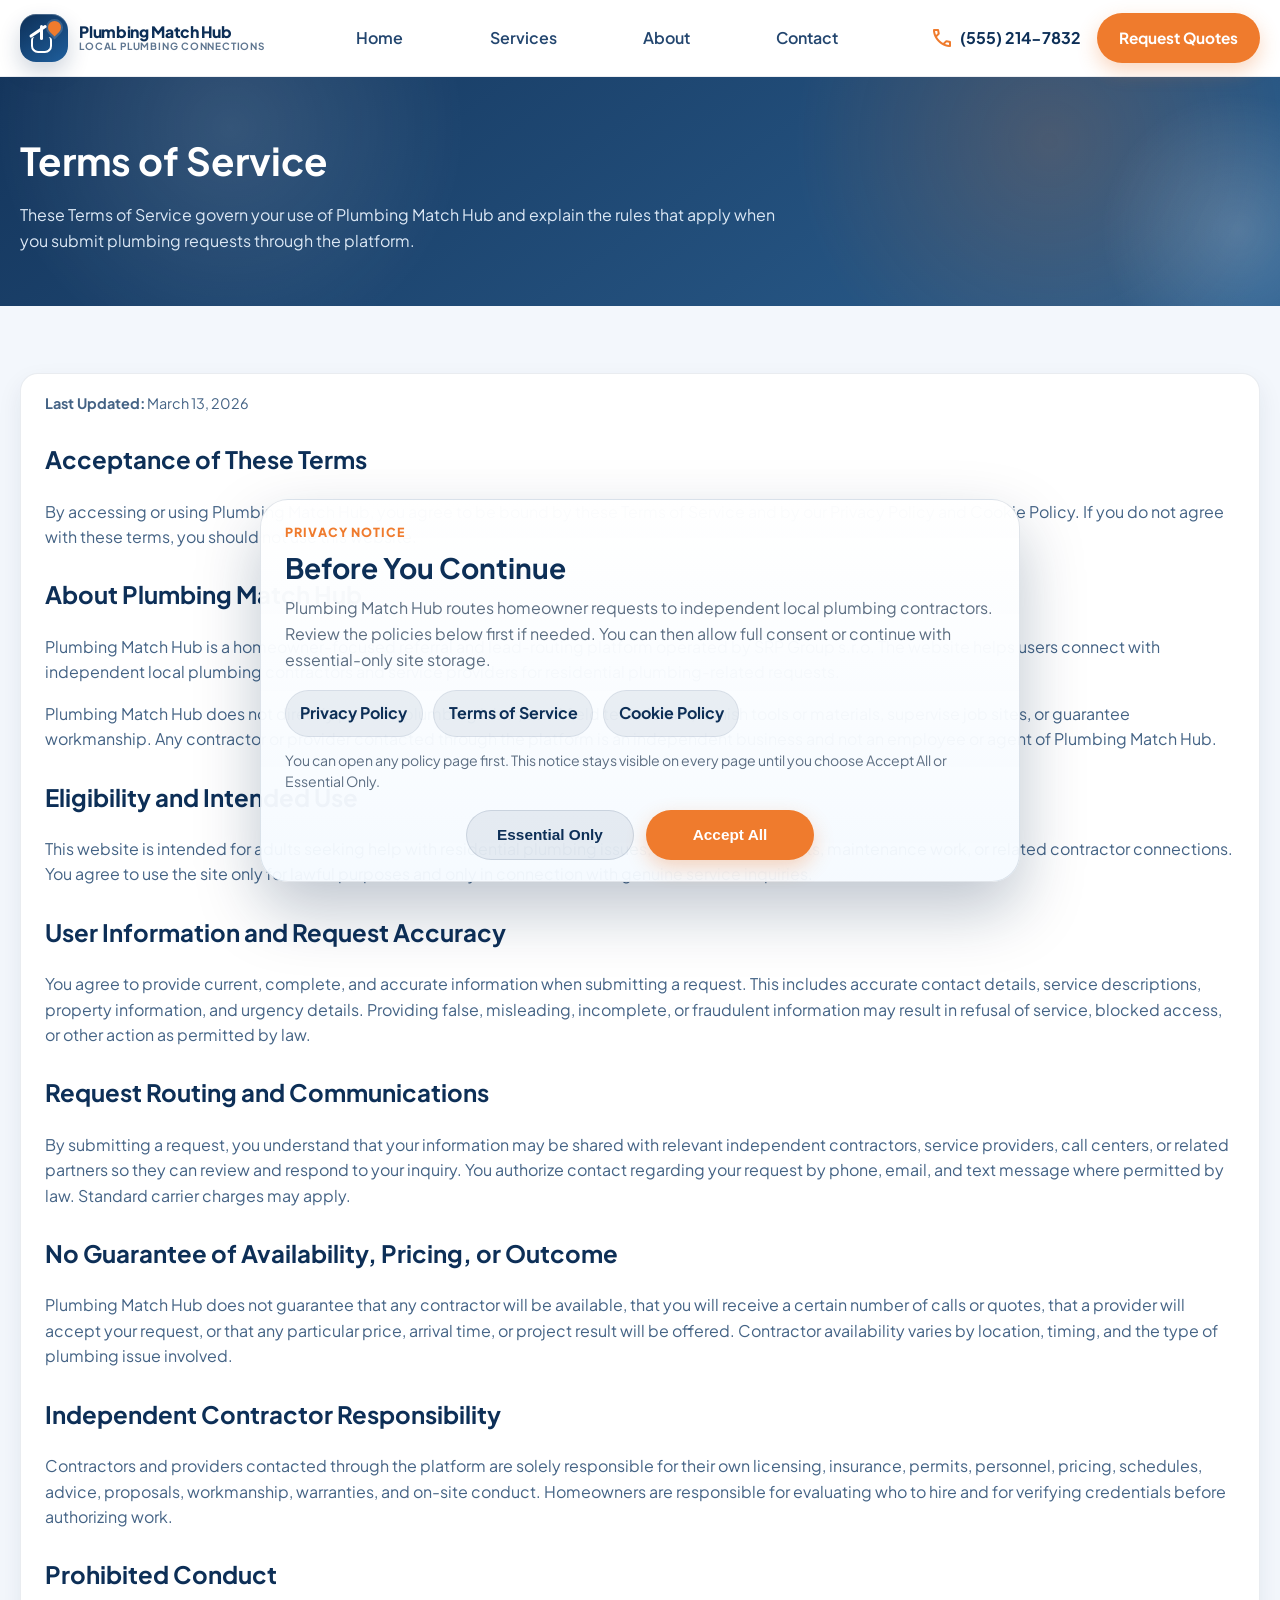
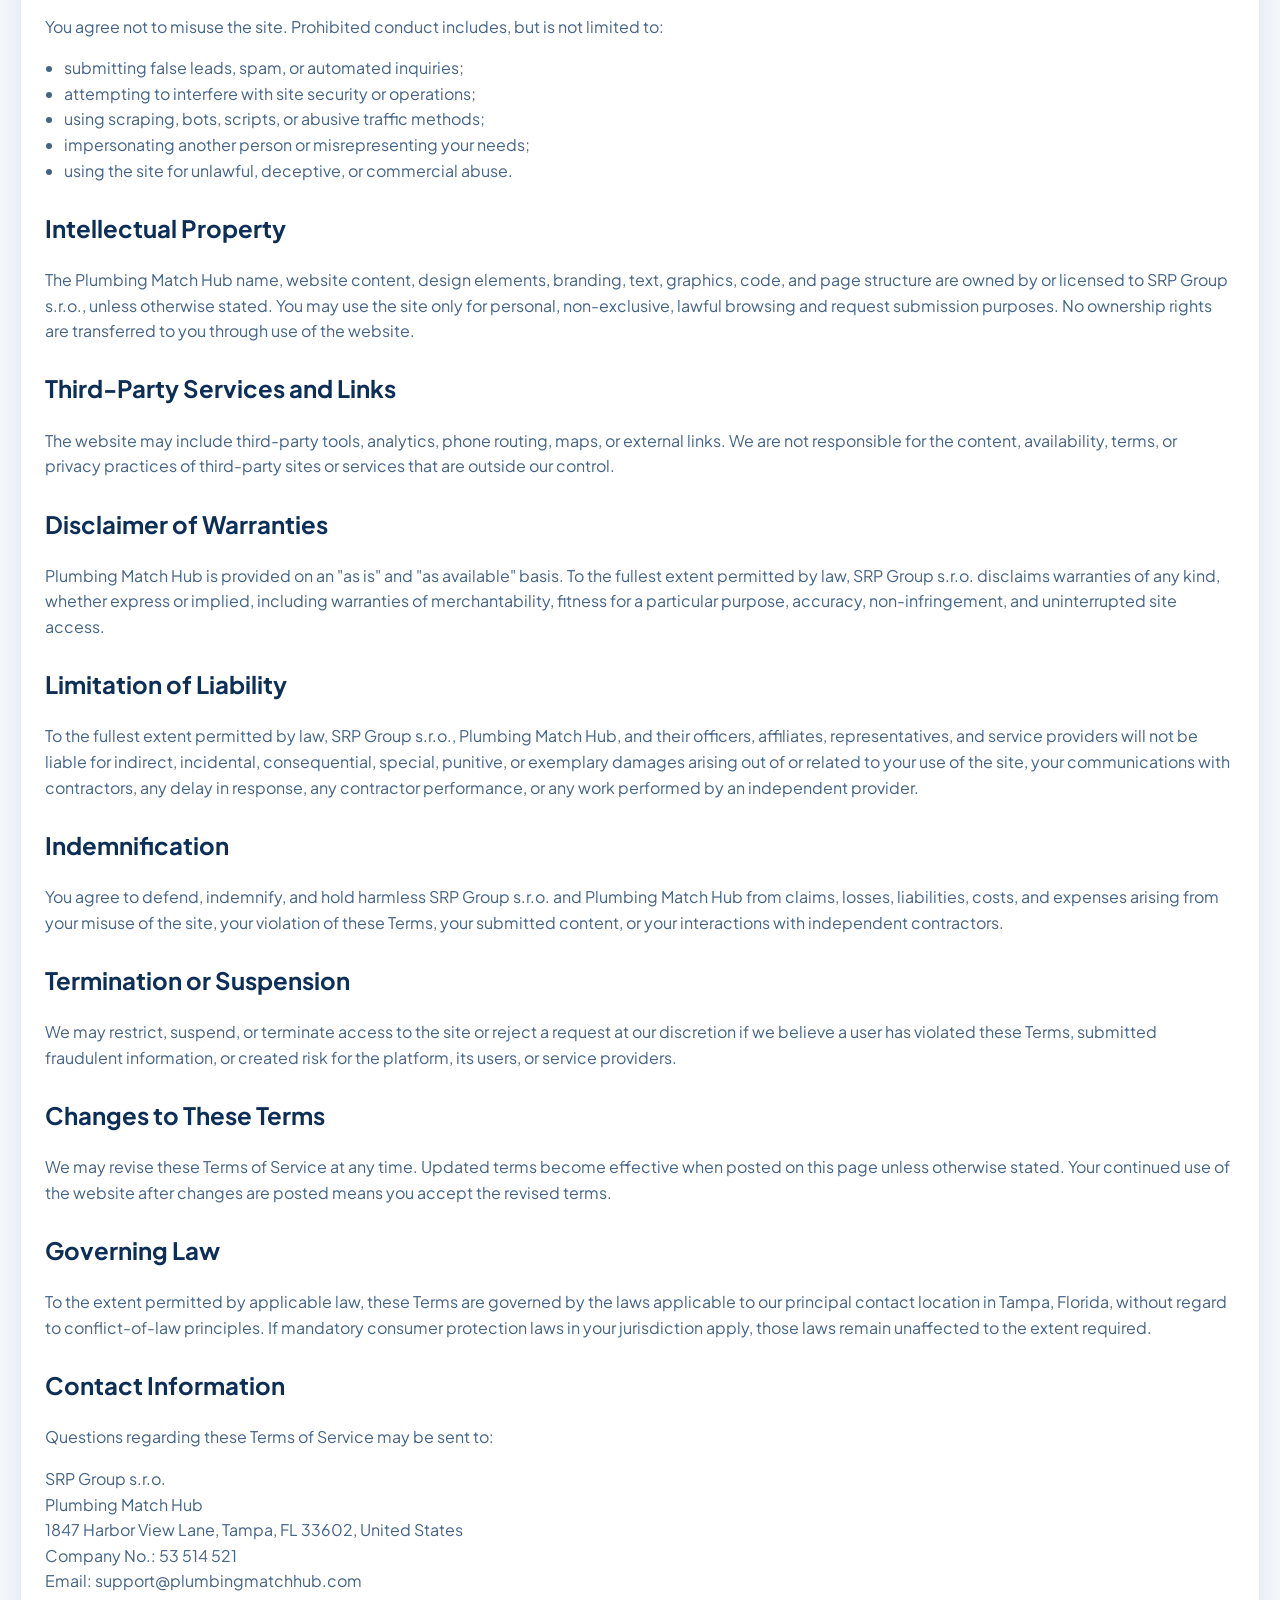
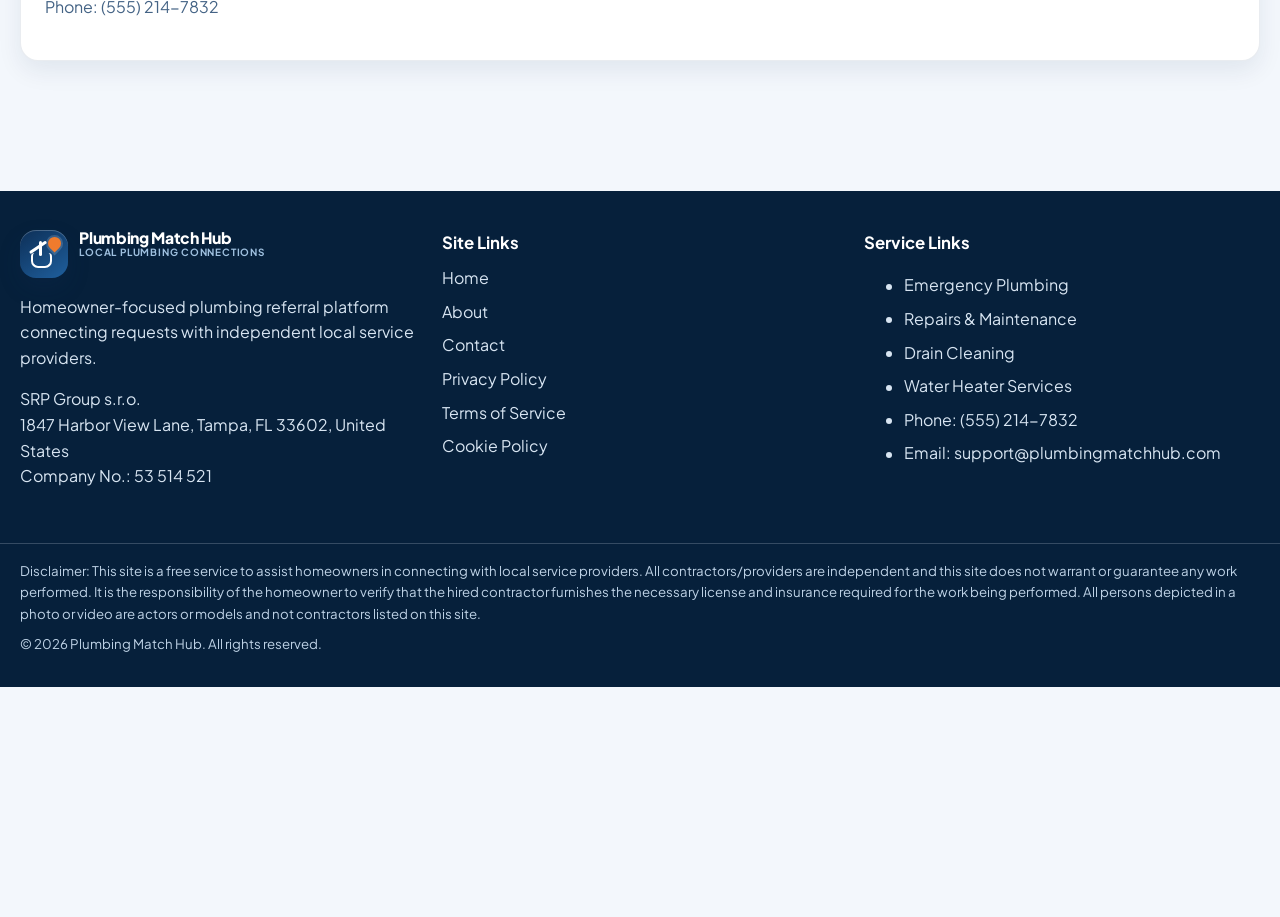
<file: terms-of-service.html>
<!doctype html>
<html lang="en">
  <head>
    <meta charset="UTF-8" />
    <meta name="viewport" content="width=device-width, initial-scale=1.0" />
    <title>Terms of Service | Plumbing Match Hub</title>
    <meta
      name="description"
      content="Review the terms that govern use of Plumbing Match Hub, operated by SRP Group s.r.o., including request routing and independent contractor disclosures."
    />
    <link rel="preconnect" href="https://fonts.googleapis.com" />
    <link rel="preconnect" href="https://fonts.gstatic.com" crossorigin />
    <link
      href="https://fonts.googleapis.com/css2?family=Outfit:wght@600;700&family=Plus+Jakarta+Sans:wght@400;500;600;700;800&display=swap"
      rel="stylesheet"
    />
    <meta name="theme-color" content="#0d2f57" />
    <link rel="icon" href="images/icons/favicon.svg" type="image/svg+xml" />
    <link rel="icon" href="images/icons/favicon.ico" sizes="any" />
    <link rel="stylesheet" href="css/main.css" />
    <link rel="stylesheet" href="css/legal.css" />
  </head>
  <body>
    <header class="site-header" aria-label="Site header">
      <div class="container header-inner">
        <a class="brand" href="index.html" aria-label="Plumbing Match Hub home"
          ><span class="brand-mark" aria-hidden="true"><span class="brand-glyph"></span></span>
          <span class="brand-text">
            <span class="brand-name">Plumbing Match Hub</span>
            <span class="brand-tagline">Local Plumbing Connections</span>
          </span></a
        >
        <nav class="desktop-nav" aria-label="Primary navigation">
          <ul>
            <li><a data-nav-link href="index.html">Home</a></li>
            <li><a data-nav-link href="index.html#services">Services</a></li>
            <li><a data-nav-link href="about.html">About</a></li>
            <li><a data-nav-link href="contact.html">Contact</a></li>
          </ul>
        </nav>
        <div class="header-cta">
          <a class="phone-link" href="tel:+15552147832">(555) 214-7832</a
          ><a class="btn btn-primary" href="contact.html">Request Quotes</a
          ><a
            class="mobile-call-icon"
            href="tel:+15552147832"
            aria-label="Call now"
            >&#9742;</a
          ><button
            class="mobile-toggle"
            data-mobile-toggle
            aria-expanded="false"
            aria-controls="mobileMenu"
            aria-label="Open menu"
          >
            <span class="bar"></span><span class="bar"></span
            ><span class="bar"></span>
          </button>
        </div>
      </div>
      <div
        class="mobile-drawer"
        id="mobileMenu"
        data-mobile-drawer
        aria-hidden="true"
      >
        <nav aria-label="Mobile navigation">
          <ul>
            <li><a data-mobile-close href="index.html">Home</a></li>
            <li>
              <a data-mobile-close href="index.html#services">Services</a>
            </li>
            <li><a data-mobile-close href="about.html">About</a></li>
            <li><a data-mobile-close href="contact.html">Contact</a></li>
          </ul>
          <div class="drawer-cta">
            <a class="btn btn-primary" href="tel:+15552147832">Call</a
            ><a class="btn btn-secondary" href="contact.html" data-mobile-close
              >Request Estimate</a
            >
          </div>
        </nav>
      </div>
      <div class="drawer-overlay" data-drawer-overlay></div>
    </header>

    <main>
      <section class="page-hero legal-hero" aria-label="Legal heading">
        <div class="container">
          <h1>Terms of Service</h1>
          <p>
            These Terms of Service govern your use of Plumbing Match Hub and
            explain the rules that apply when you submit plumbing requests
            through the platform.
          </p>
        </div>
      </section>

      <section class="section" aria-label="Legal content">
        <div class="container legal-content">
          <p class="legal-meta">
            <strong>Last Updated:</strong> March 13, 2026
          </p>

          <h2>Acceptance of These Terms</h2>
          <p>
            By accessing or using Plumbing Match Hub, you agree to be bound by
            these Terms of Service and by our
            <a href="privacy-policy.html">Privacy Policy</a> and
            <a href="cookie-policy.html">Cookie Policy</a>. If you do not
            agree with these terms, you should not use this website.
          </p>

          <h2>About Plumbing Match Hub</h2>
          <p>
            Plumbing Match Hub is a homeowner-focused referral and lead-routing
            platform operated by SRP Group s.r.o. The website helps users
            connect with independent local plumbing contractors and service
            providers for residential plumbing-related requests.
          </p>
          <p>
            Plumbing Match Hub does not directly perform plumbing labor, send
            field technicians, furnish tools or materials, supervise job sites,
            or guarantee workmanship. Any contractor or provider contacted
            through the platform is an independent business and not an employee
            or agent of Plumbing Match Hub.
          </p>

          <h2>Eligibility and Intended Use</h2>
          <p>
            This website is intended for adults seeking help with residential
            plumbing issues, replacement projects, maintenance work, or related
            contractor connections. You agree to use the site only for lawful
            purposes and only in connection with genuine service inquiries.
          </p>

          <h2>User Information and Request Accuracy</h2>
          <p>
            You agree to provide current, complete, and accurate information
            when submitting a request. This includes accurate contact details,
            service descriptions, property information, and urgency details.
            Providing false, misleading, incomplete, or fraudulent information
            may result in refusal of service, blocked access, or other action
            as permitted by law.
          </p>

          <h2>Request Routing and Communications</h2>
          <p>
            By submitting a request, you understand that your information may
            be shared with relevant independent contractors, service providers,
            call centers, or related partners so they can review and respond to
            your inquiry. You authorize contact regarding your request by phone,
            email, and text message where permitted by law. Standard carrier
            charges may apply.
          </p>

          <h2>No Guarantee of Availability, Pricing, or Outcome</h2>
          <p>
            Plumbing Match Hub does not guarantee that any contractor will be
            available, that you will receive a certain number of calls or
            quotes, that a provider will accept your request, or that any
            particular price, arrival time, or project result will be offered.
            Contractor availability varies by location, timing, and the type of
            plumbing issue involved.
          </p>

          <h2>Independent Contractor Responsibility</h2>
          <p>
            Contractors and providers contacted through the platform are solely
            responsible for their own licensing, insurance, permits, personnel,
            pricing, schedules, advice, proposals, workmanship, warranties, and
            on-site conduct. Homeowners are responsible for evaluating who to
            hire and for verifying credentials before authorizing work.
          </p>

          <h2>Prohibited Conduct</h2>
          <p>
            You agree not to misuse the site. Prohibited conduct includes, but
            is not limited to:
          </p>
          <ul>
            <li>submitting false leads, spam, or automated inquiries;</li>
            <li>attempting to interfere with site security or operations;</li>
            <li>using scraping, bots, scripts, or abusive traffic methods;</li>
            <li>impersonating another person or misrepresenting your needs;</li>
            <li>using the site for unlawful, deceptive, or commercial abuse.</li>
          </ul>

          <h2>Intellectual Property</h2>
          <p>
            The Plumbing Match Hub name, website content, design elements,
            branding, text, graphics, code, and page structure are owned by or
            licensed to SRP Group s.r.o., unless otherwise stated. You may use
            the site only for personal, non-exclusive, lawful browsing and
            request submission purposes. No ownership rights are transferred to
            you through use of the website.
          </p>

          <h2>Third-Party Services and Links</h2>
          <p>
            The website may include third-party tools, analytics, phone
            routing, maps, or external links. We are not responsible for the
            content, availability, terms, or privacy practices of third-party
            sites or services that are outside our control.
          </p>

          <h2>Disclaimer of Warranties</h2>
          <p>
            Plumbing Match Hub is provided on an "as is" and "as available"
            basis. To the fullest extent permitted by law, SRP Group s.r.o.
            disclaims warranties of any kind, whether express or implied,
            including warranties of merchantability, fitness for a particular
            purpose, accuracy, non-infringement, and uninterrupted site access.
          </p>

          <h2>Limitation of Liability</h2>
          <p>
            To the fullest extent permitted by law, SRP Group s.r.o., Plumbing
            Match Hub, and their officers, affiliates, representatives, and
            service providers will not be liable for indirect, incidental,
            consequential, special, punitive, or exemplary damages arising out
            of or related to your use of the site, your communications with
            contractors, any delay in response, any contractor performance, or
            any work performed by an independent provider.
          </p>

          <h2>Indemnification</h2>
          <p>
            You agree to defend, indemnify, and hold harmless SRP Group s.r.o.
            and Plumbing Match Hub from claims, losses, liabilities, costs, and
            expenses arising from your misuse of the site, your violation of
            these Terms, your submitted content, or your interactions with
            independent contractors.
          </p>

          <h2>Termination or Suspension</h2>
          <p>
            We may restrict, suspend, or terminate access to the site or reject
            a request at our discretion if we believe a user has violated these
            Terms, submitted fraudulent information, or created risk for the
            platform, its users, or service providers.
          </p>

          <h2>Changes to These Terms</h2>
          <p>
            We may revise these Terms of Service at any time. Updated terms
            become effective when posted on this page unless otherwise stated.
            Your continued use of the website after changes are posted means
            you accept the revised terms.
          </p>

          <h2>Governing Law</h2>
          <p>
            To the extent permitted by applicable law, these Terms are governed
            by the laws applicable to our principal contact location in Tampa,
            Florida, without regard to conflict-of-law principles. If mandatory
            consumer protection laws in your jurisdiction apply, those laws
            remain unaffected to the extent required.
          </p>

          <h2>Contact Information</h2>
          <p>
            Questions regarding these Terms of Service may be sent to:
          </p>
          <p>
            SRP Group s.r.o.<br />
            Plumbing Match Hub<br />
            1847 Harbor View Lane, Tampa, FL 33602, United States<br />
            Company No.: 53 514 521<br />
            Email:
            <a href="mailto:support@plumbingmatchhub.com"
              >support@plumbingmatchhub.com</a
            ><br />
            Phone: <a href="tel:+15552147832">(555) 214-7832</a>
          </p>
        </div>
      </section>
    </main>

    <footer class="site-footer" aria-label="Footer">
      <div class="container footer-top">
        <section class="footer-brand">
          <a class="brand" href="index.html"
            ><span class="brand-mark" aria-hidden="true"><span class="brand-glyph"></span></span>
          <span class="brand-text">
            <span class="brand-name">Plumbing Match Hub</span>
            <span class="brand-tagline">Local Plumbing Connections</span>
          </span></a
          >
          <p>
            Homeowner-focused plumbing referral platform connecting requests
            with independent local service providers.
          </p>
          <p>
            SRP Group s.r.o.<br />1847 Harbor View Lane, Tampa, FL 33602, United States<br />Company No.: 53 514 521
          </p>
        </section>
        <section class="footer-links">
          <h3>Site Links</h3>
          <ul>
            <li><a href="index.html">Home</a></li>
            <li><a href="about.html">About</a></li>
            <li><a href="contact.html">Contact</a></li>
            <li><a href="privacy-policy.html">Privacy Policy</a></li>
            <li><a href="terms-of-service.html">Terms of Service</a></li>
            <li><a href="cookie-policy.html">Cookie Policy</a></li>
          </ul>
        </section>
        <section class="footer-contact">
          <h3>Service Links</h3>
          <ul>
            <li>
              <a href="services/emergency-plumbing.html">Emergency Plumbing</a>
            </li>
            <li>
              <a href="services/plumbing-repairs-maintenance.html"
                >Repairs &amp; Maintenance</a
              >
            </li>
            <li><a href="services/drain-cleaning.html">Drain Cleaning</a></li>
            <li>
              <a href="services/water-heater-services.html"
                >Water Heater Services</a
              >
            </li>
            <li><a href="tel:+15552147832">Phone: (555) 214-7832</a></li>
            <li>
              <a href="mailto:support@plumbingmatchhub.com"
                >Email: support@plumbingmatchhub.com</a
              >
            </li>
          </ul>
        </section>
      </div>
      <div class="footer-bottom">
        <div class="container">
          <p>
            Disclaimer: This site is a free service to assist homeowners in
            connecting with local service providers. All contractors/providers
            are independent and this site does not warrant or guarantee any work
            performed. It is the responsibility of the homeowner to verify that
            the hired contractor furnishes the necessary license and insurance
            required for the work being performed. All persons depicted in a
            photo or video are actors or models and not contractors listed on
            this site.
          </p>
          <p>
            &copy; <span data-current-year></span> Plumbing Match Hub. All
            rights reserved.
          </p>
        </div>
      </div>
    </footer>

    <a
      class="floating-call"
      data-floating-call
      href="tel:+15552147832"
      aria-label="Call Plumbing Match Hub"
      >Call Now</a
    >

    <script src="js/main.js" defer></script>
    <script src="js/mobile-menu.js" defer></script>
    <script src="js/sticky-call.js" defer></script>
  </body>
</html>
</file>
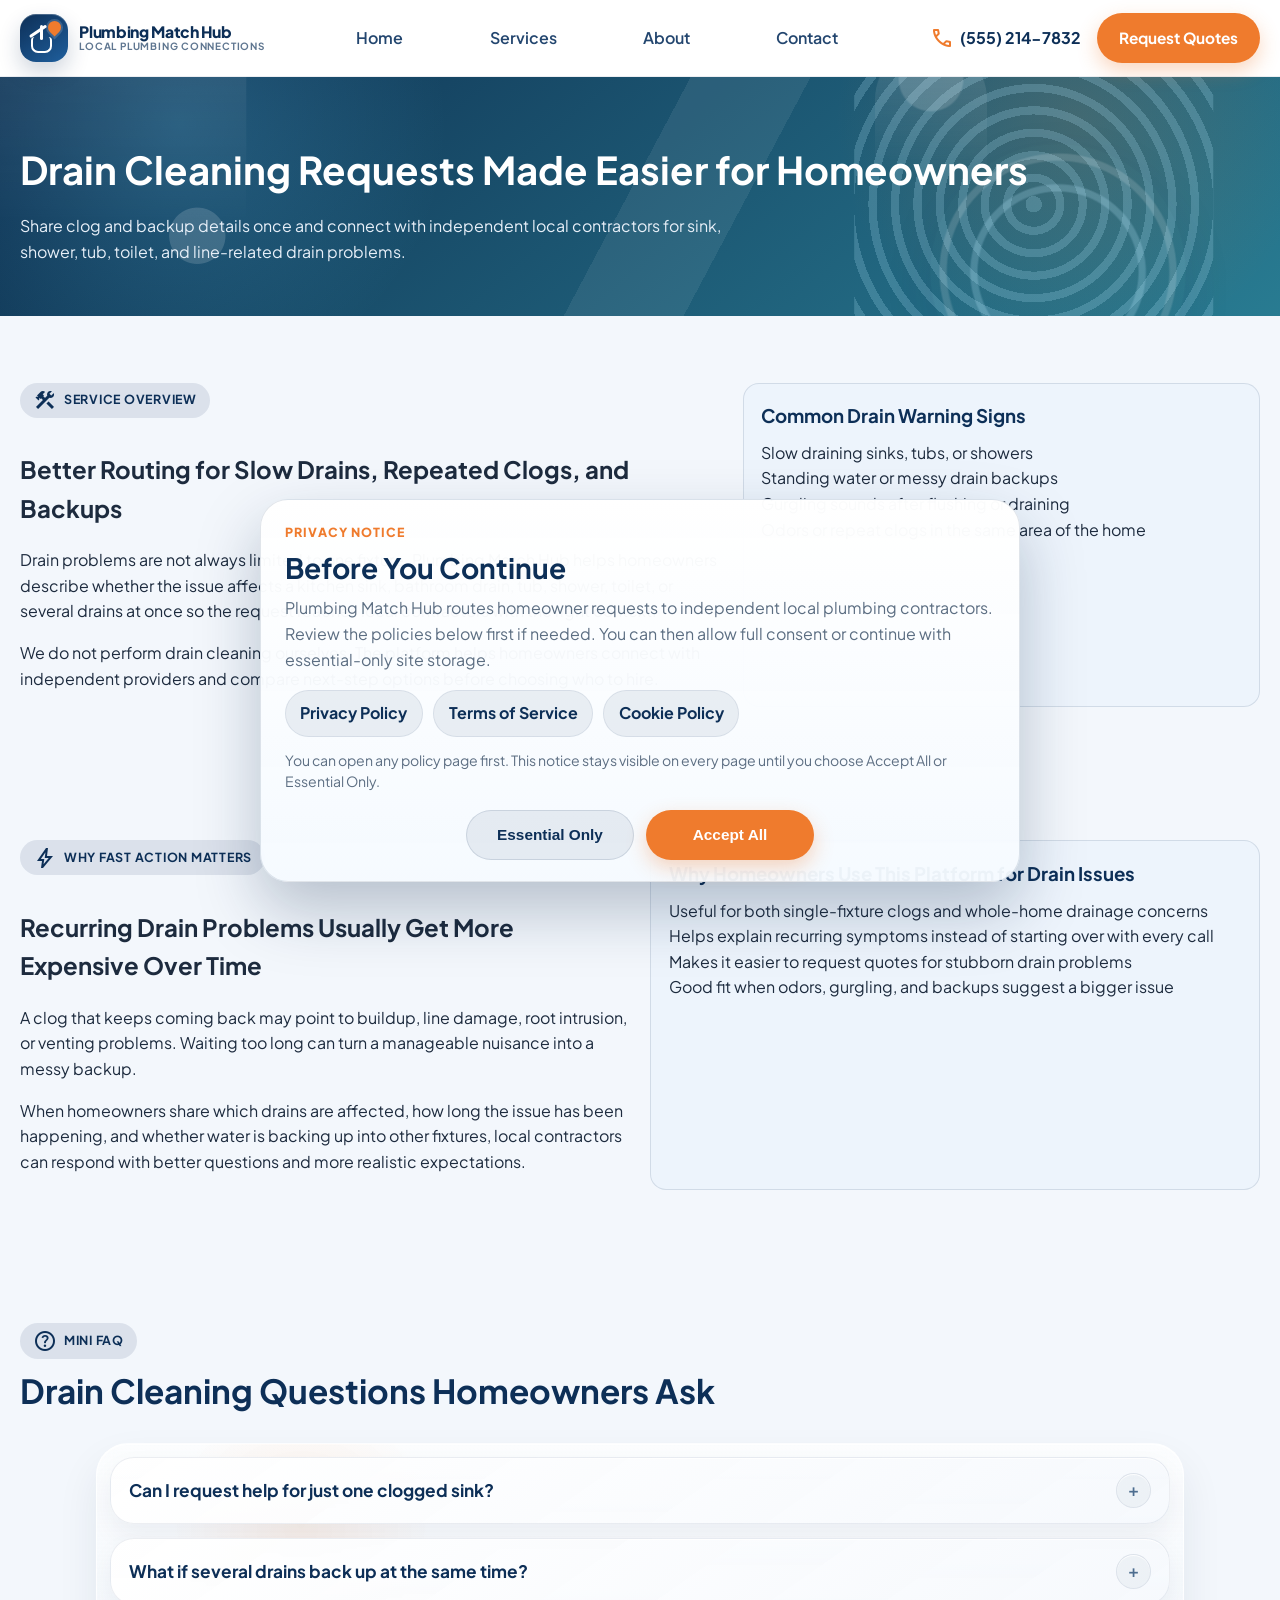
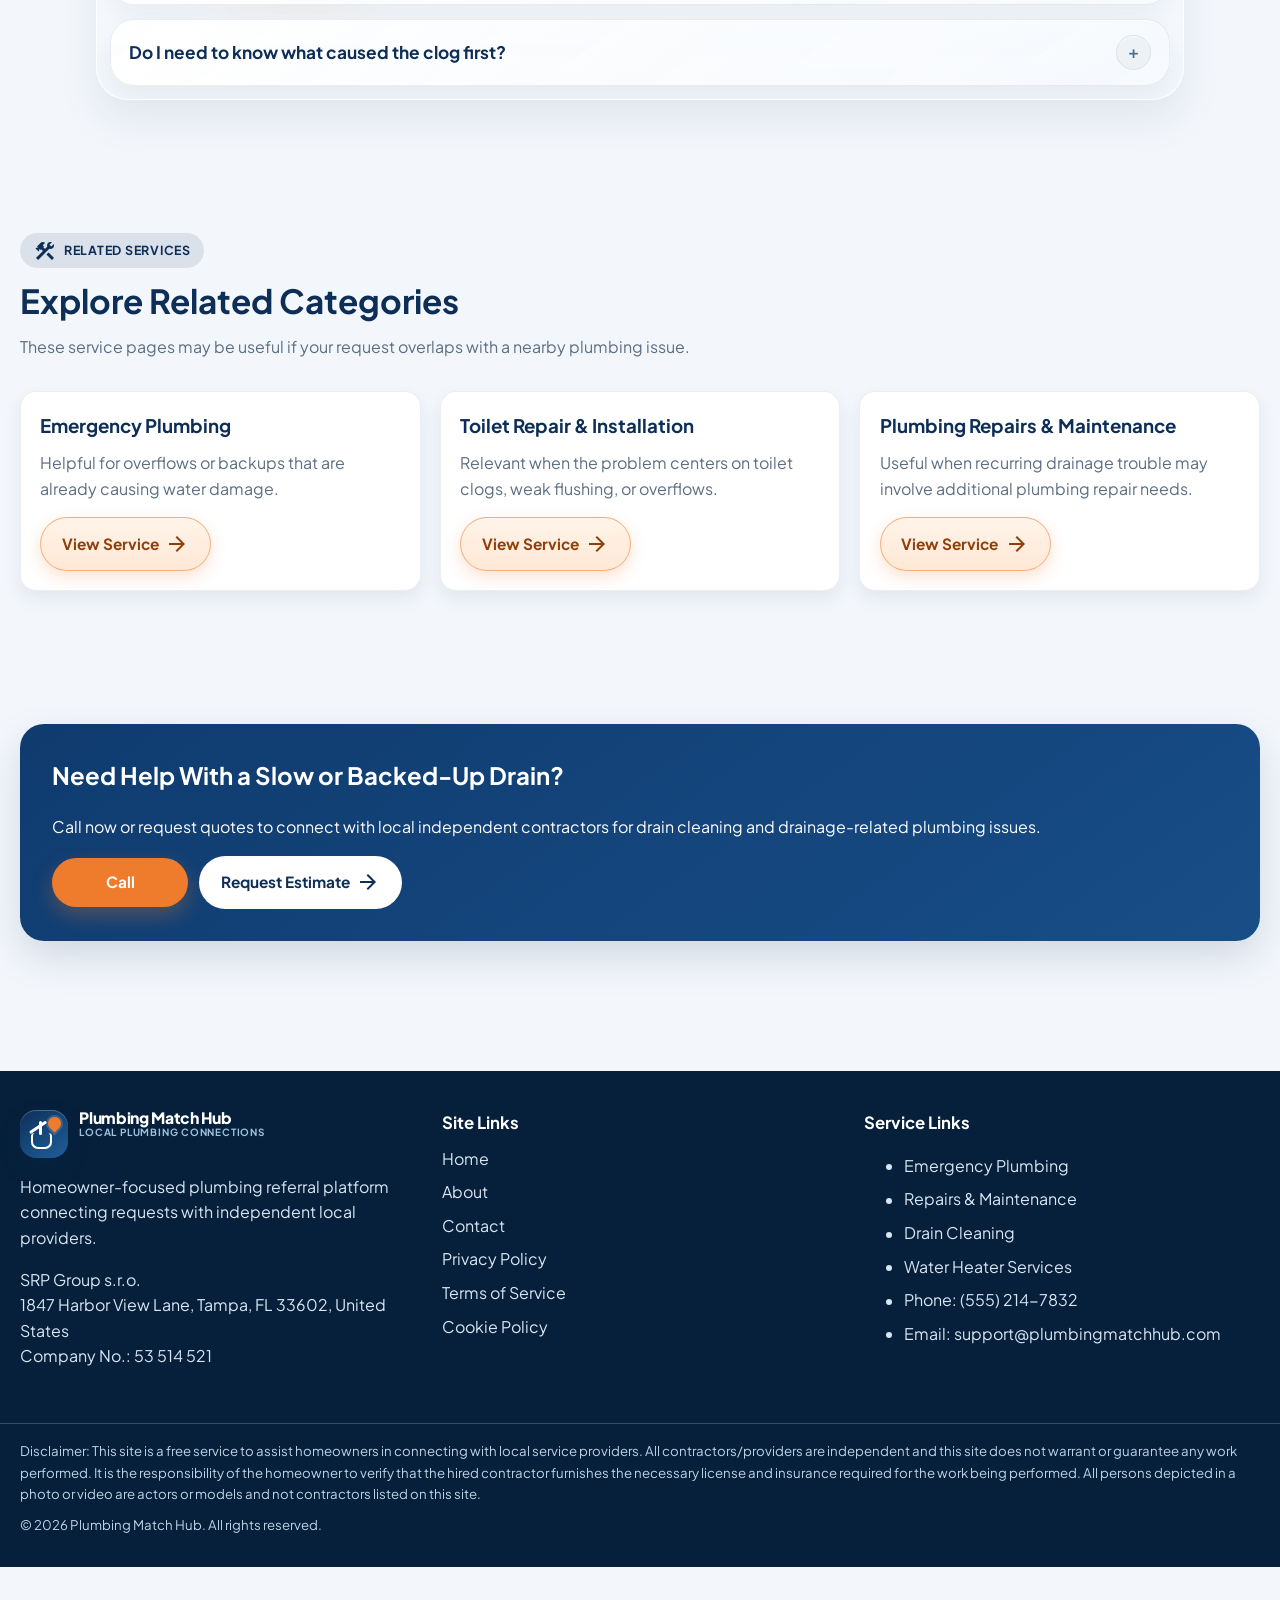
<file: services/drain-cleaning.html>
<!doctype html>
<html lang="en">
  <head>
    <meta charset="UTF-8" />
    <meta name="viewport" content="width=device-width, initial-scale=1.0" />
    <title>Drain Cleaning Connections | Plumbing Match Hub</title>
    <meta
      name="description"
      content="Connect with local drain cleaning contractors for clogged sinks, tubs, showers, toilets, and recurring backup problems."
    />
    <link rel="preconnect" href="https://fonts.googleapis.com" />
    <link rel="preconnect" href="https://fonts.gstatic.com" crossorigin />
    <link
      href="https://fonts.googleapis.com/css2?family=Outfit:wght@600;700&family=Plus+Jakarta+Sans:wght@400;500;600;700;800&display=swap"
      rel="stylesheet"
    />
    <meta name="theme-color" content="#0d2f57" />
    <link rel="icon" href="../images/icons/favicon.svg" type="image/svg+xml" />
    <link rel="icon" href="../images/icons/favicon.ico" sizes="any" />
    <link rel="stylesheet" href="../css/main.css" />
    <link rel="stylesheet" href="../css/drain-cleaning.css" />
  </head>
  <body class="page-drain">
    <header class="site-header" aria-label="Site header">
      <div class="container header-inner">
        <a class="brand" href="../index.html"
          ><span class="brand-mark" aria-hidden="true"><span class="brand-glyph"></span></span>
          <span class="brand-text">
            <span class="brand-name">Plumbing Match Hub</span>
            <span class="brand-tagline">Local Plumbing Connections</span>
          </span></a
        >
        <nav class="desktop-nav" aria-label="Primary navigation">
          <ul>
            <li><a data-nav-link href="../index.html">Home</a></li>
            <li><a data-nav-link href="../index.html#services">Services</a></li>
            <li><a data-nav-link href="../about.html">About</a></li>
            <li><a data-nav-link href="../contact.html">Contact</a></li>
          </ul>
        </nav>
        <div class="header-cta">
          <a class="phone-link" href="tel:+15552147832">(555) 214-7832</a
          ><a class="btn btn-primary" href="../contact.html">Request Quotes</a
          ><a
            class="mobile-call-icon"
            href="tel:+15552147832"
            aria-label="Call now"
            >&#9742;</a
          ><button
            class="mobile-toggle"
            data-mobile-toggle
            aria-expanded="false"
            aria-controls="mobileMenu"
            aria-label="Open menu"
          >
            <span class="bar"></span><span class="bar"></span
            ><span class="bar"></span>
          </button>
        </div>
      </div>
      <div
        class="mobile-drawer"
        id="mobileMenu"
        data-mobile-drawer
        aria-hidden="true"
      >
        <nav aria-label="Mobile navigation">
          <ul>
            <li><a data-mobile-close href="../index.html">Home</a></li>
            <li>
              <a data-mobile-close href="../index.html#services">Services</a>
            </li>
            <li><a data-mobile-close href="../about.html">About</a></li>
            <li><a data-mobile-close href="../contact.html">Contact</a></li>
          </ul>
          <div class="drawer-cta">
            <a class="btn btn-primary" href="tel:+15552147832">Call</a
            ><a
              class="btn btn-secondary"
              href="../contact.html"
              data-mobile-close
              >Request Estimate</a
            >
          </div>
        </nav>
      </div>
      <div class="drawer-overlay" data-drawer-overlay></div>
    </header>

    <main>
      <section
        class="service-hero service-hero--drain"
        aria-label="Drain Cleaning hero"
      >
        <div class="container">
          <h1>Drain Cleaning Requests Made Easier for Homeowners</h1>
          <p>
            Share clog and backup details once and connect with independent local contractors for sink, shower, tub, toilet, and line-related drain problems.
          </p>
        </div>
      </section>

      <section class="section" aria-label="Service overview">
        <div class="container content-grid">
          <article>
            <span class="badge">Service Overview</span>
            <h2>Better Routing for Slow Drains, Repeated Clogs, and Backups</h2>
            <p>
              Drain problems are not always limited to one fixture. Plumbing Match Hub helps homeowners describe whether the issue affects a kitchen sink, bathroom drain, tub, shower, toilet, or several drains at once so the request reaches local contractors with the right context.
            </p>
            <p>
              We do not perform drain cleaning ourselves. The platform helps homeowners connect with independent providers and compare next-step options before choosing who to hire.
            </p>
          </article>
          <aside class="callout">
            <h3>Common Drain Warning Signs</h3>
            <ul class="legal-bullets">
              <li>Slow draining sinks, tubs, or showers</li>
              <li>Standing water or messy drain backups</li>
              <li>Gurgling sounds after flushing or draining</li>
              <li>Odors or repeat clogs in the same area of the home</li>
            </ul>
          </aside>
        </div>
      </section>

      <section class="section" aria-label="Why fast action matters">
        <div class="container split-layout">
          <article>
            <span class="badge">Why Fast Action Matters</span>
            <h2>Recurring Drain Problems Usually Get More Expensive Over Time</h2>
            <p>
              A clog that keeps coming back may point to buildup, line damage, root intrusion, or venting problems. Waiting too long can turn a manageable nuisance into a messy backup.
            </p>
            <p>
              When homeowners share which drains are affected, how long the issue has been happening, and whether water is backing up into other fixtures, local contractors can respond with better questions and more realistic expectations.
            </p>
          </article>
          <aside class="callout">
            <h3>Why Homeowners Use This Platform for Drain Issues</h3>
            <ul class="legal-bullets">
              <li>Useful for both single-fixture clogs and whole-home drainage concerns</li>
              <li>Helps explain recurring symptoms instead of starting over with every call</li>
              <li>Makes it easier to request quotes for stubborn drain problems</li>
              <li>Good fit when odors, gurgling, and backups suggest a bigger issue</li>
            </ul>
          </aside>
        </div>
      </section>

      <section class="section" aria-label="Mini FAQ">
        <div class="container">
          <div class="section-header">
            <span class="badge">Mini FAQ</span>
            <h2>Drain Cleaning Questions Homeowners Ask</h2>
          </div>
          <div class="faq-list">
            <article class="faq-item" data-faq-item>
              <button
                class="faq-question"
                data-faq-button
                aria-expanded="false"
              >
                Can I request help for just one clogged sink?<span data-faq-icon>+</span>
              </button>
              <div class="faq-answer">
                <p>
                  Yes. This page works for isolated sink, tub, or shower clogs as well as broader drain issues affecting more than one fixture.
                </p>
              </div>
            </article>
            <article class="faq-item" data-faq-item>
              <button
                class="faq-question"
                data-faq-button
                aria-expanded="false"
              >
                What if several drains back up at the same time?<span data-faq-icon>+</span>
              </button>
              <div class="faq-answer">
                <p>
                  Include that in your request. Multiple affected drains can signal a larger drainage problem, and that context helps local contractors assess urgency.
                </p>
              </div>
            </article>
            <article class="faq-item" data-faq-item>
              <button
                class="faq-question"
                data-faq-button
                aria-expanded="false"
              >
                Do I need to know what caused the clog first?<span data-faq-icon>+</span>
              </button>
              <div class="faq-answer">
                <p>
                  No. Homeowners often only know the symptoms. Describe what you see, hear, or smell and how often it happens.
                </p>
              </div>
            </article>
          </div>
        </div>
      </section>

      <section class="section" aria-label="Related services">
        <div class="container">
          <div class="section-header">
            <span class="badge">Related Services</span>
            <h2>Explore Related Categories</h2>
            <p>
              These service pages may be useful if your request overlaps with a nearby plumbing issue.
            </p>
          </div>
          <div class="card-grid service-grid">
            <article class="related-card">
              <h3>Emergency Plumbing</h3>
              <p>Helpful for overflows or backups that are already causing water damage.</p>
              <a class="btn btn-ghost" href="emergency-plumbing.html">View Service</a>
            </article>
            <article class="related-card">
              <h3>Toilet Repair &amp; Installation</h3>
              <p>Relevant when the problem centers on toilet clogs, weak flushing, or overflows.</p>
              <a class="btn btn-ghost" href="toilet-repair-installation.html">View Service</a>
            </article>
            <article class="related-card">
              <h3>Plumbing Repairs &amp; Maintenance</h3>
              <p>Useful when recurring drainage trouble may involve additional plumbing repair needs.</p>
              <a class="btn btn-ghost" href="plumbing-repairs-maintenance.html">View Service</a>
            </article>
          </div>
        </div>
      </section>

      <section class="section" aria-label="Final CTA">
        <div class="container">
          <div class="cta-band">
            <h2>Need Help With a Slow or Backed-Up Drain?</h2>
            <p>
              Call now or request quotes to connect with local independent contractors for drain cleaning and drainage-related plumbing issues.
            </p>
            <div class="cta-actions">
              <a class="btn btn-primary" href="tel:+15552147832">Call</a>
              <a class="btn btn-secondary" href="../contact.html"
                >Request Estimate</a
              >
            </div>
          </div>
        </div>
      </section>
    </main>

    <footer class="site-footer" aria-label="Footer">
      <div class="container footer-top">
        <section class="footer-brand">
          <a class="brand" href="../index.html"
            ><span class="brand-mark" aria-hidden="true"><span class="brand-glyph"></span></span>
          <span class="brand-text">
            <span class="brand-name">Plumbing Match Hub</span>
            <span class="brand-tagline">Local Plumbing Connections</span>
          </span></a
          >
          <p>
            Homeowner-focused plumbing referral platform connecting requests
            with independent local providers.
          </p>
          <p>
            SRP Group s.r.o.<br />1847 Harbor View Lane, Tampa, FL 33602, United States<br />Company No.: 53 514 521
          </p>
        </section>
        <section class="footer-links">
          <h3>Site Links</h3>
          <ul>
            <li><a href="../index.html">Home</a></li>
            <li><a href="../about.html">About</a></li>
            <li><a href="../contact.html">Contact</a></li>
            <li><a href="../privacy-policy.html">Privacy Policy</a></li>
            <li><a href="../terms-of-service.html">Terms of Service</a></li>
            <li><a href="../cookie-policy.html">Cookie Policy</a></li>
          </ul>
        </section>
        <section class="footer-contact">
          <h3>Service Links</h3>
          <ul>
            <li><a href="emergency-plumbing.html">Emergency Plumbing</a></li>
            <li>
              <a href="plumbing-repairs-maintenance.html"
                >Repairs &amp; Maintenance</a
              >
            </li>
            <li><a href="drain-cleaning.html">Drain Cleaning</a></li>
            <li>
              <a href="water-heater-services.html">Water Heater Services</a>
            </li>
            <li><a href="tel:+15552147832">Phone: (555) 214-7832</a></li>
            <li>
              <a href="mailto:support@plumbingmatchhub.com"
                >Email: support@plumbingmatchhub.com</a
              >
            </li>
          </ul>
        </section>
      </div>
      <div class="footer-bottom">
        <div class="container">
          <p>
            Disclaimer: This site is a free service to assist homeowners in
            connecting with local service providers. All contractors/providers
            are independent and this site does not warrant or guarantee any work
            performed. It is the responsibility of the homeowner to verify that
            the hired contractor furnishes the necessary license and insurance
            required for the work being performed. All persons depicted in a
            photo or video are actors or models and not contractors listed on
            this site.
          </p>
          <p>
            &copy; <span data-current-year></span> Plumbing Match Hub. All
            rights reserved.
          </p>
        </div>
      </div>
    </footer>

    <a
      class="floating-call"
      data-floating-call
      href="tel:+15552147832"
      aria-label="Call Plumbing Match Hub"
      >Call Now</a
    >

    <script src="../js/main.js" defer></script>
    <script src="../js/mobile-menu.js" defer></script>
    <script src="../js/faq.js" defer></script>
    <script src="../js/sticky-call.js" defer></script>
  </body>
</html>
</file>
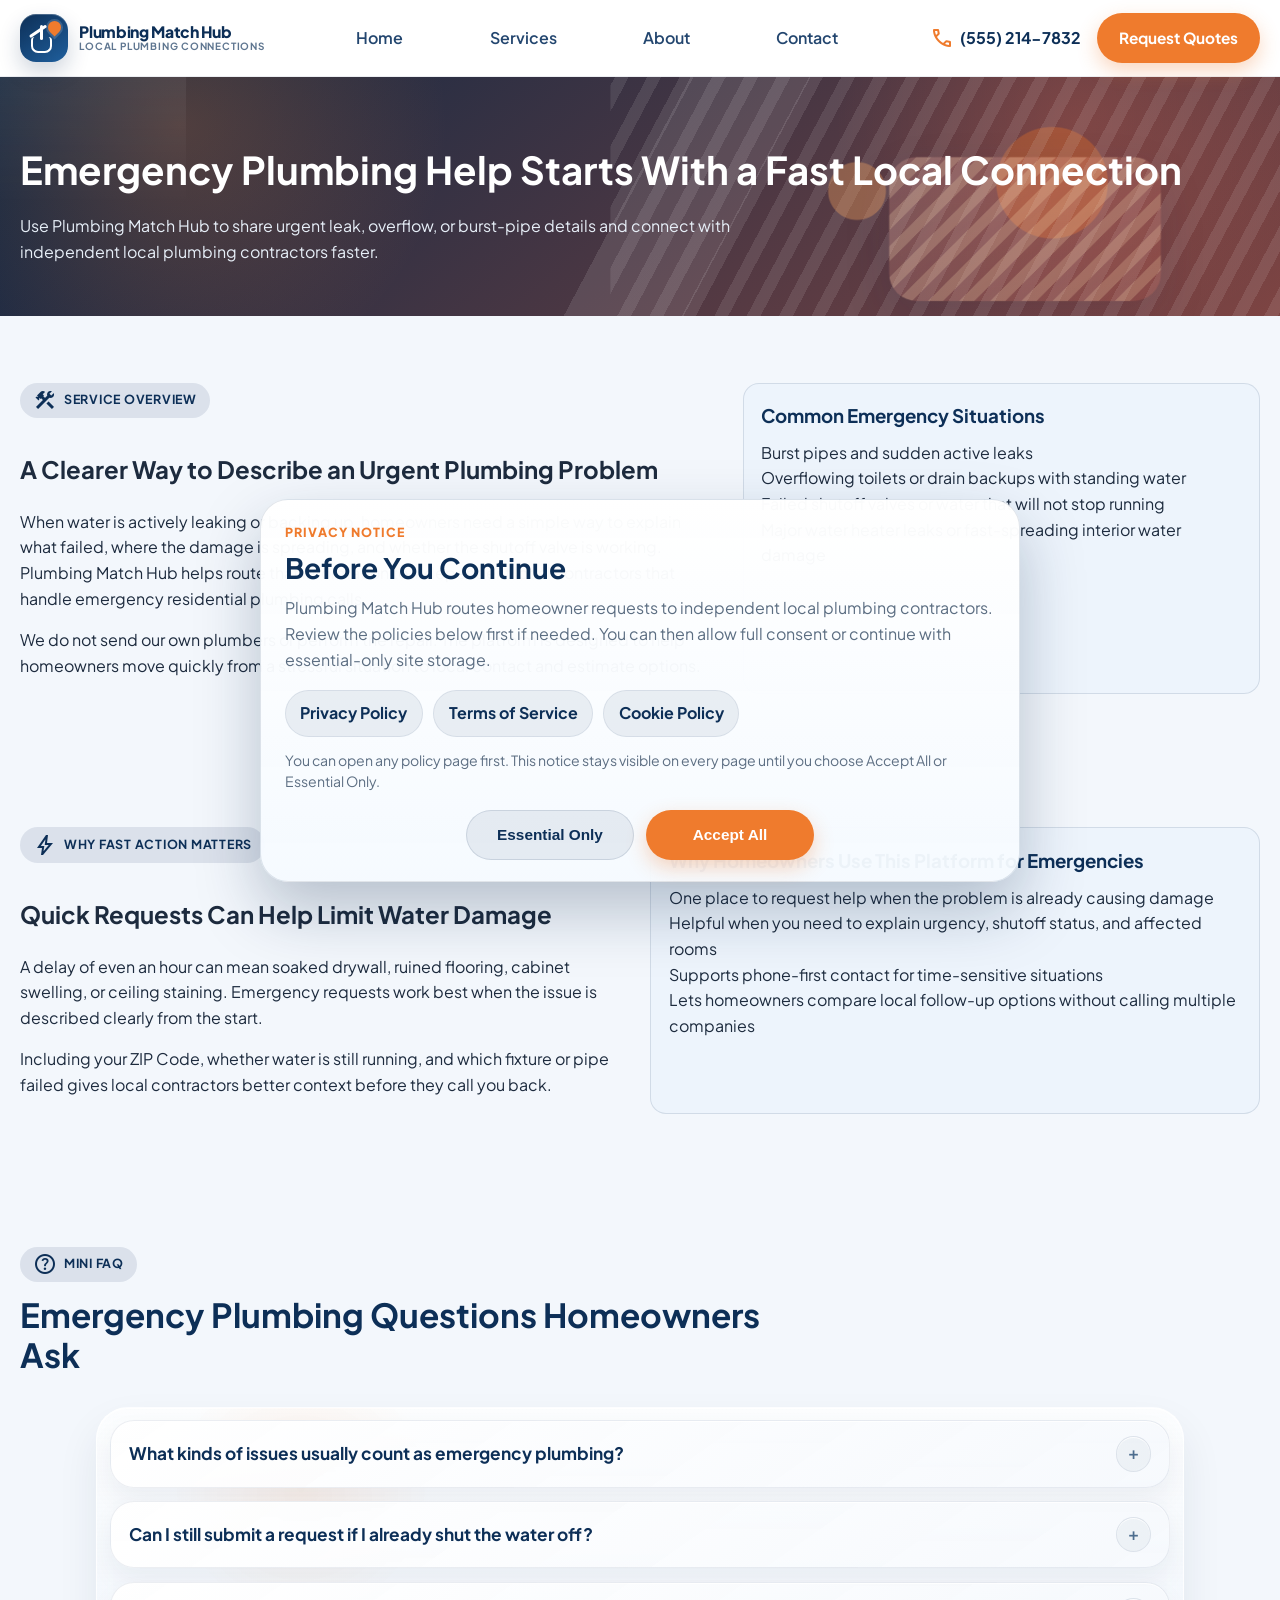
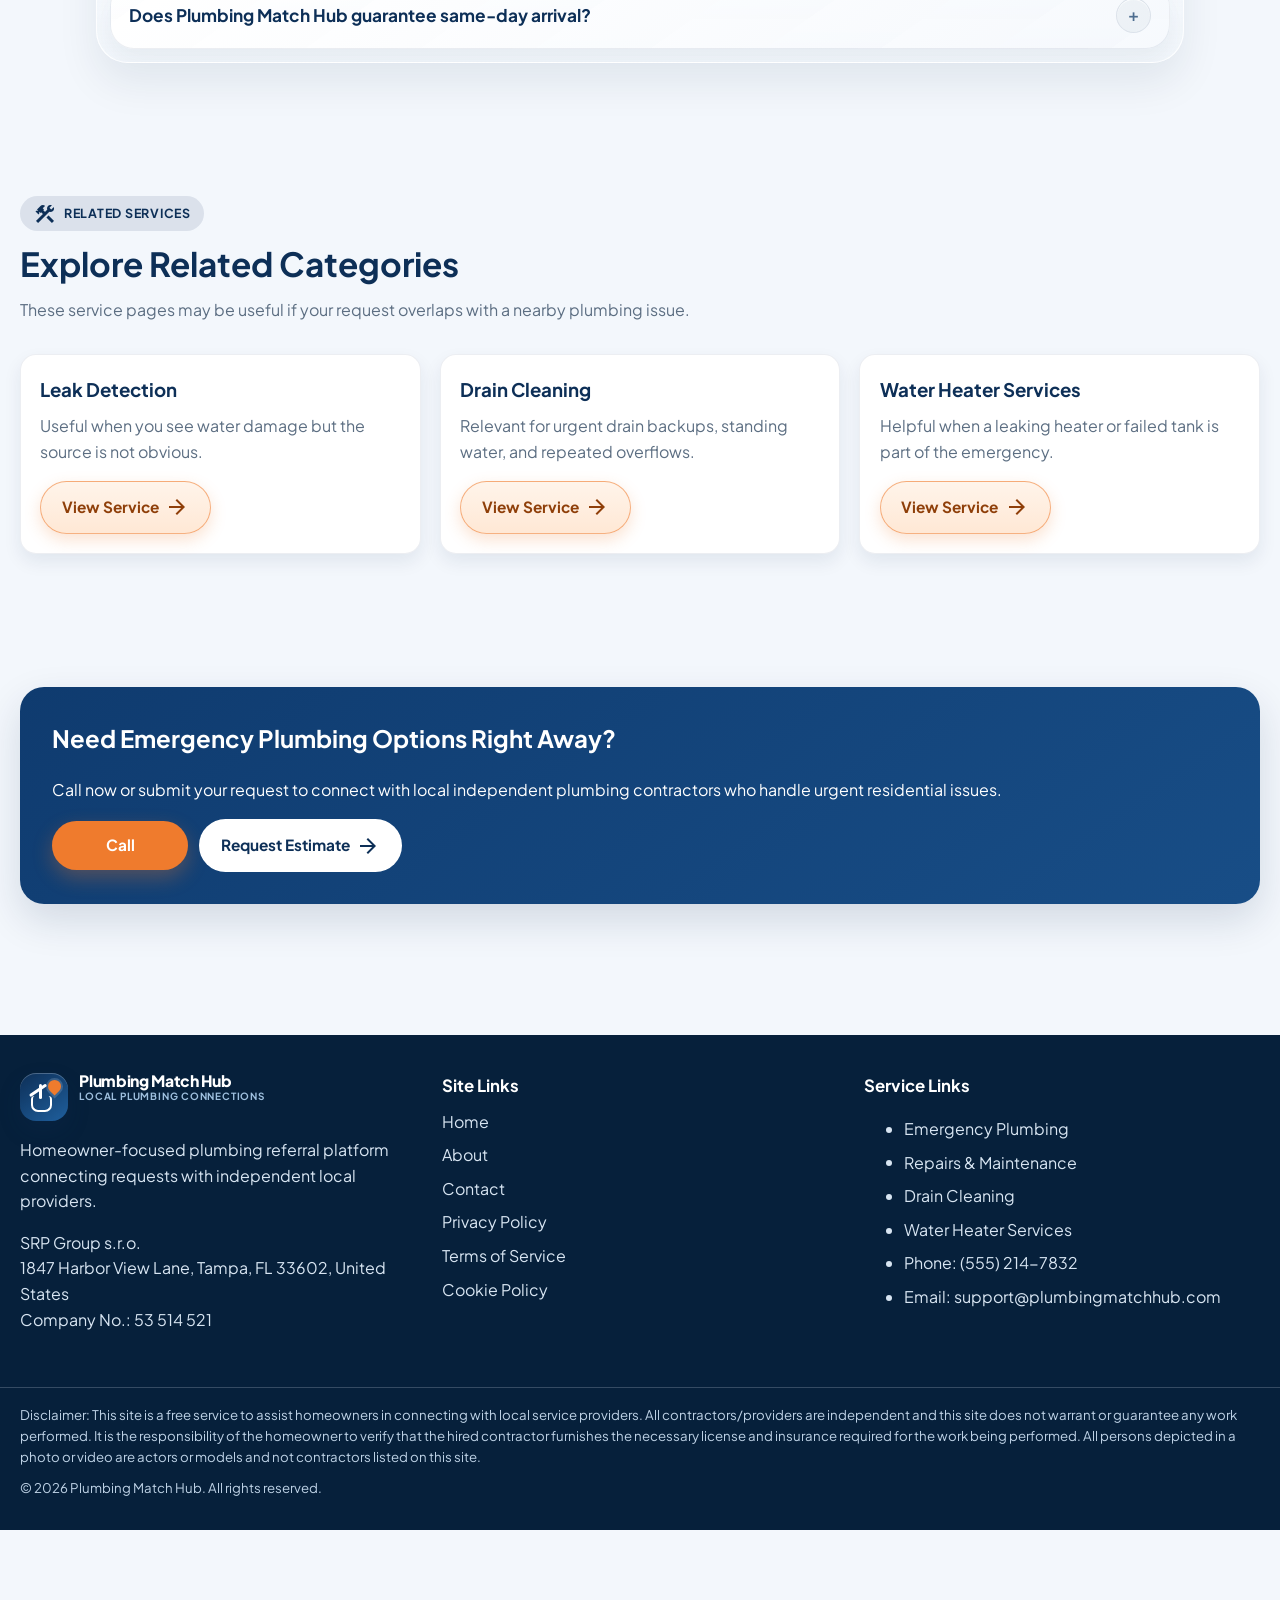
<file: services/emergency-plumbing.html>
<!doctype html>
<html lang="en">
  <head>
    <meta charset="UTF-8" />
    <meta name="viewport" content="width=device-width, initial-scale=1.0" />
    <title>Emergency Plumbing Connections | Plumbing Match Hub</title>
    <meta
      name="description"
      content="Connect with local independent plumbing contractors for burst pipes, urgent leaks, overflows, and emergency residential plumbing requests."
    />
    <link rel="preconnect" href="https://fonts.googleapis.com" />
    <link rel="preconnect" href="https://fonts.gstatic.com" crossorigin />
    <link
      href="https://fonts.googleapis.com/css2?family=Outfit:wght@600;700&family=Plus+Jakarta+Sans:wght@400;500;600;700;800&display=swap"
      rel="stylesheet"
    />
    <meta name="theme-color" content="#0d2f57" />
    <link rel="icon" href="../images/icons/favicon.svg" type="image/svg+xml" />
    <link rel="icon" href="../images/icons/favicon.ico" sizes="any" />
    <link rel="stylesheet" href="../css/main.css" />
    <link rel="stylesheet" href="../css/emergency-plumbing.css" />
  </head>
  <body class="page-emergency">
    <header class="site-header" aria-label="Site header">
      <div class="container header-inner">
        <a class="brand" href="../index.html"
          ><span class="brand-mark" aria-hidden="true"><span class="brand-glyph"></span></span>
          <span class="brand-text">
            <span class="brand-name">Plumbing Match Hub</span>
            <span class="brand-tagline">Local Plumbing Connections</span>
          </span></a
        >
        <nav class="desktop-nav" aria-label="Primary navigation">
          <ul>
            <li><a data-nav-link href="../index.html">Home</a></li>
            <li><a data-nav-link href="../index.html#services">Services</a></li>
            <li><a data-nav-link href="../about.html">About</a></li>
            <li><a data-nav-link href="../contact.html">Contact</a></li>
          </ul>
        </nav>
        <div class="header-cta">
          <a class="phone-link" href="tel:+15552147832">(555) 214-7832</a
          ><a class="btn btn-primary" href="../contact.html">Request Quotes</a
          ><a
            class="mobile-call-icon"
            href="tel:+15552147832"
            aria-label="Call now"
            >&#9742;</a
          ><button
            class="mobile-toggle"
            data-mobile-toggle
            aria-expanded="false"
            aria-controls="mobileMenu"
            aria-label="Open menu"
          >
            <span class="bar"></span><span class="bar"></span
            ><span class="bar"></span>
          </button>
        </div>
      </div>
      <div
        class="mobile-drawer"
        id="mobileMenu"
        data-mobile-drawer
        aria-hidden="true"
      >
        <nav aria-label="Mobile navigation">
          <ul>
            <li><a data-mobile-close href="../index.html">Home</a></li>
            <li>
              <a data-mobile-close href="../index.html#services">Services</a>
            </li>
            <li><a data-mobile-close href="../about.html">About</a></li>
            <li><a data-mobile-close href="../contact.html">Contact</a></li>
          </ul>
          <div class="drawer-cta">
            <a class="btn btn-primary" href="tel:+15552147832">Call</a
            ><a
              class="btn btn-secondary"
              href="../contact.html"
              data-mobile-close
              >Request Estimate</a
            >
          </div>
        </nav>
      </div>
      <div class="drawer-overlay" data-drawer-overlay></div>
    </header>

    <main>
      <section
        class="service-hero service-hero--emergency"
        aria-label="Emergency Plumbing hero"
      >
        <div class="container">
          <h1>Emergency Plumbing Help Starts With a Fast Local Connection</h1>
          <p>
            Use Plumbing Match Hub to share urgent leak, overflow, or burst-pipe details and connect with independent local plumbing contractors faster.
          </p>
        </div>
      </section>

      <section class="section" aria-label="Service overview">
        <div class="container content-grid">
          <article>
            <span class="badge">Service Overview</span>
            <h2>A Clearer Way to Describe an Urgent Plumbing Problem</h2>
            <p>
              When water is actively leaking or backing up, homeowners need a simple way to explain what failed, where the damage is spreading, and whether the shutoff valve is working. Plumbing Match Hub helps route that information to independent local contractors that handle emergency residential plumbing calls.
            </p>
            <p>
              We do not send our own plumbers or perform the repair. The platform is designed to help homeowners move quickly from a stressful situation to local contact and estimate options.
            </p>
          </article>
          <aside class="callout">
            <h3>Common Emergency Situations</h3>
            <ul class="legal-bullets">
              <li>Burst pipes and sudden active leaks</li>
              <li>Overflowing toilets or drain backups with standing water</li>
              <li>Failed shutoff valves or water that will not stop running</li>
              <li>Major water heater leaks or fast-spreading interior water damage</li>
            </ul>
          </aside>
        </div>
      </section>

      <section class="section" aria-label="Why fast action matters">
        <div class="container split-layout">
          <article>
            <span class="badge">Why Fast Action Matters</span>
            <h2>Quick Requests Can Help Limit Water Damage</h2>
            <p>
              A delay of even an hour can mean soaked drywall, ruined flooring, cabinet swelling, or ceiling staining. Emergency requests work best when the issue is described clearly from the start.
            </p>
            <p>
              Including your ZIP Code, whether water is still running, and which fixture or pipe failed gives local contractors better context before they call you back.
            </p>
          </article>
          <aside class="callout">
            <h3>Why Homeowners Use This Platform for Emergencies</h3>
            <ul class="legal-bullets">
              <li>One place to request help when the problem is already causing damage</li>
              <li>Helpful when you need to explain urgency, shutoff status, and affected rooms</li>
              <li>Supports phone-first contact for time-sensitive situations</li>
              <li>Lets homeowners compare local follow-up options without calling multiple companies</li>
            </ul>
          </aside>
        </div>
      </section>

      <section class="section" aria-label="Mini FAQ">
        <div class="container">
          <div class="section-header">
            <span class="badge">Mini FAQ</span>
            <h2>Emergency Plumbing Questions Homeowners Ask</h2>
          </div>
          <div class="faq-list">
            <article class="faq-item" data-faq-item>
              <button
                class="faq-question"
                data-faq-button
                aria-expanded="false"
              >
                What kinds of issues usually count as emergency plumbing?<span data-faq-icon>+</span>
              </button>
              <div class="faq-answer">
                <p>
                  Homeowners often use this page for burst pipes, active leaks, overflow situations, sudden water loss, or plumbing failures that threaten floors, walls, or ceilings.
                </p>
              </div>
            </article>
            <article class="faq-item" data-faq-item>
              <button
                class="faq-question"
                data-faq-button
                aria-expanded="false"
              >
                Can I still submit a request if I already shut the water off?<span data-faq-icon>+</span>
              </button>
              <div class="faq-answer">
                <p>
                  Yes. Include that detail in your message. Local contractors can still review the situation and discuss the next step even after the immediate flow is stopped.
                </p>
              </div>
            </article>
            <article class="faq-item" data-faq-item>
              <button
                class="faq-question"
                data-faq-button
                aria-expanded="false"
              >
                Does Plumbing Match Hub guarantee same-day arrival?<span data-faq-icon>+</span>
              </button>
              <div class="faq-answer">
                <p>
                  No. We are a referral platform, not the on-site service crew. Response timing depends on local contractor availability, time of day, and the specific emergency.
                </p>
              </div>
            </article>
          </div>
        </div>
      </section>

      <section class="section" aria-label="Related services">
        <div class="container">
          <div class="section-header">
            <span class="badge">Related Services</span>
            <h2>Explore Related Categories</h2>
            <p>
              These service pages may be useful if your request overlaps with a nearby plumbing issue.
            </p>
          </div>
          <div class="card-grid service-grid">
            <article class="related-card">
              <h3>Leak Detection</h3>
              <p>Useful when you see water damage but the source is not obvious.</p>
              <a class="btn btn-ghost" href="leak-detection.html">View Service</a>
            </article>
            <article class="related-card">
              <h3>Drain Cleaning</h3>
              <p>Relevant for urgent drain backups, standing water, and repeated overflows.</p>
              <a class="btn btn-ghost" href="drain-cleaning.html">View Service</a>
            </article>
            <article class="related-card">
              <h3>Water Heater Services</h3>
              <p>Helpful when a leaking heater or failed tank is part of the emergency.</p>
              <a class="btn btn-ghost" href="water-heater-services.html">View Service</a>
            </article>
          </div>
        </div>
      </section>

      <section class="section" aria-label="Final CTA">
        <div class="container">
          <div class="cta-band">
            <h2>Need Emergency Plumbing Options Right Away?</h2>
            <p>
              Call now or submit your request to connect with local independent plumbing contractors who handle urgent residential issues.
            </p>
            <div class="cta-actions">
              <a class="btn btn-primary" href="tel:+15552147832">Call</a>
              <a class="btn btn-secondary" href="../contact.html"
                >Request Estimate</a
              >
            </div>
          </div>
        </div>
      </section>
    </main>

    <footer class="site-footer" aria-label="Footer">
      <div class="container footer-top">
        <section class="footer-brand">
          <a class="brand" href="../index.html"
            ><span class="brand-mark" aria-hidden="true"><span class="brand-glyph"></span></span>
          <span class="brand-text">
            <span class="brand-name">Plumbing Match Hub</span>
            <span class="brand-tagline">Local Plumbing Connections</span>
          </span></a
          >
          <p>
            Homeowner-focused plumbing referral platform connecting requests
            with independent local providers.
          </p>
          <p>
            SRP Group s.r.o.<br />1847 Harbor View Lane, Tampa, FL 33602, United States<br />Company No.: 53 514 521
          </p>
        </section>
        <section class="footer-links">
          <h3>Site Links</h3>
          <ul>
            <li><a href="../index.html">Home</a></li>
            <li><a href="../about.html">About</a></li>
            <li><a href="../contact.html">Contact</a></li>
            <li><a href="../privacy-policy.html">Privacy Policy</a></li>
            <li><a href="../terms-of-service.html">Terms of Service</a></li>
            <li><a href="../cookie-policy.html">Cookie Policy</a></li>
          </ul>
        </section>
        <section class="footer-contact">
          <h3>Service Links</h3>
          <ul>
            <li><a href="emergency-plumbing.html">Emergency Plumbing</a></li>
            <li>
              <a href="plumbing-repairs-maintenance.html"
                >Repairs &amp; Maintenance</a
              >
            </li>
            <li><a href="drain-cleaning.html">Drain Cleaning</a></li>
            <li>
              <a href="water-heater-services.html">Water Heater Services</a>
            </li>
            <li><a href="tel:+15552147832">Phone: (555) 214-7832</a></li>
            <li>
              <a href="mailto:support@plumbingmatchhub.com"
                >Email: support@plumbingmatchhub.com</a
              >
            </li>
          </ul>
        </section>
      </div>
      <div class="footer-bottom">
        <div class="container">
          <p>
            Disclaimer: This site is a free service to assist homeowners in
            connecting with local service providers. All contractors/providers
            are independent and this site does not warrant or guarantee any work
            performed. It is the responsibility of the homeowner to verify that
            the hired contractor furnishes the necessary license and insurance
            required for the work being performed. All persons depicted in a
            photo or video are actors or models and not contractors listed on
            this site.
          </p>
          <p>
            &copy; <span data-current-year></span> Plumbing Match Hub. All
            rights reserved.
          </p>
        </div>
      </div>
    </footer>

    <a
      class="floating-call"
      data-floating-call
      href="tel:+15552147832"
      aria-label="Call Plumbing Match Hub"
      >Call Now</a
    >

    <script src="../js/main.js" defer></script>
    <script src="../js/mobile-menu.js" defer></script>
    <script src="../js/faq.js" defer></script>
    <script src="../js/sticky-call.js" defer></script>
  </body>
</html>
</file>
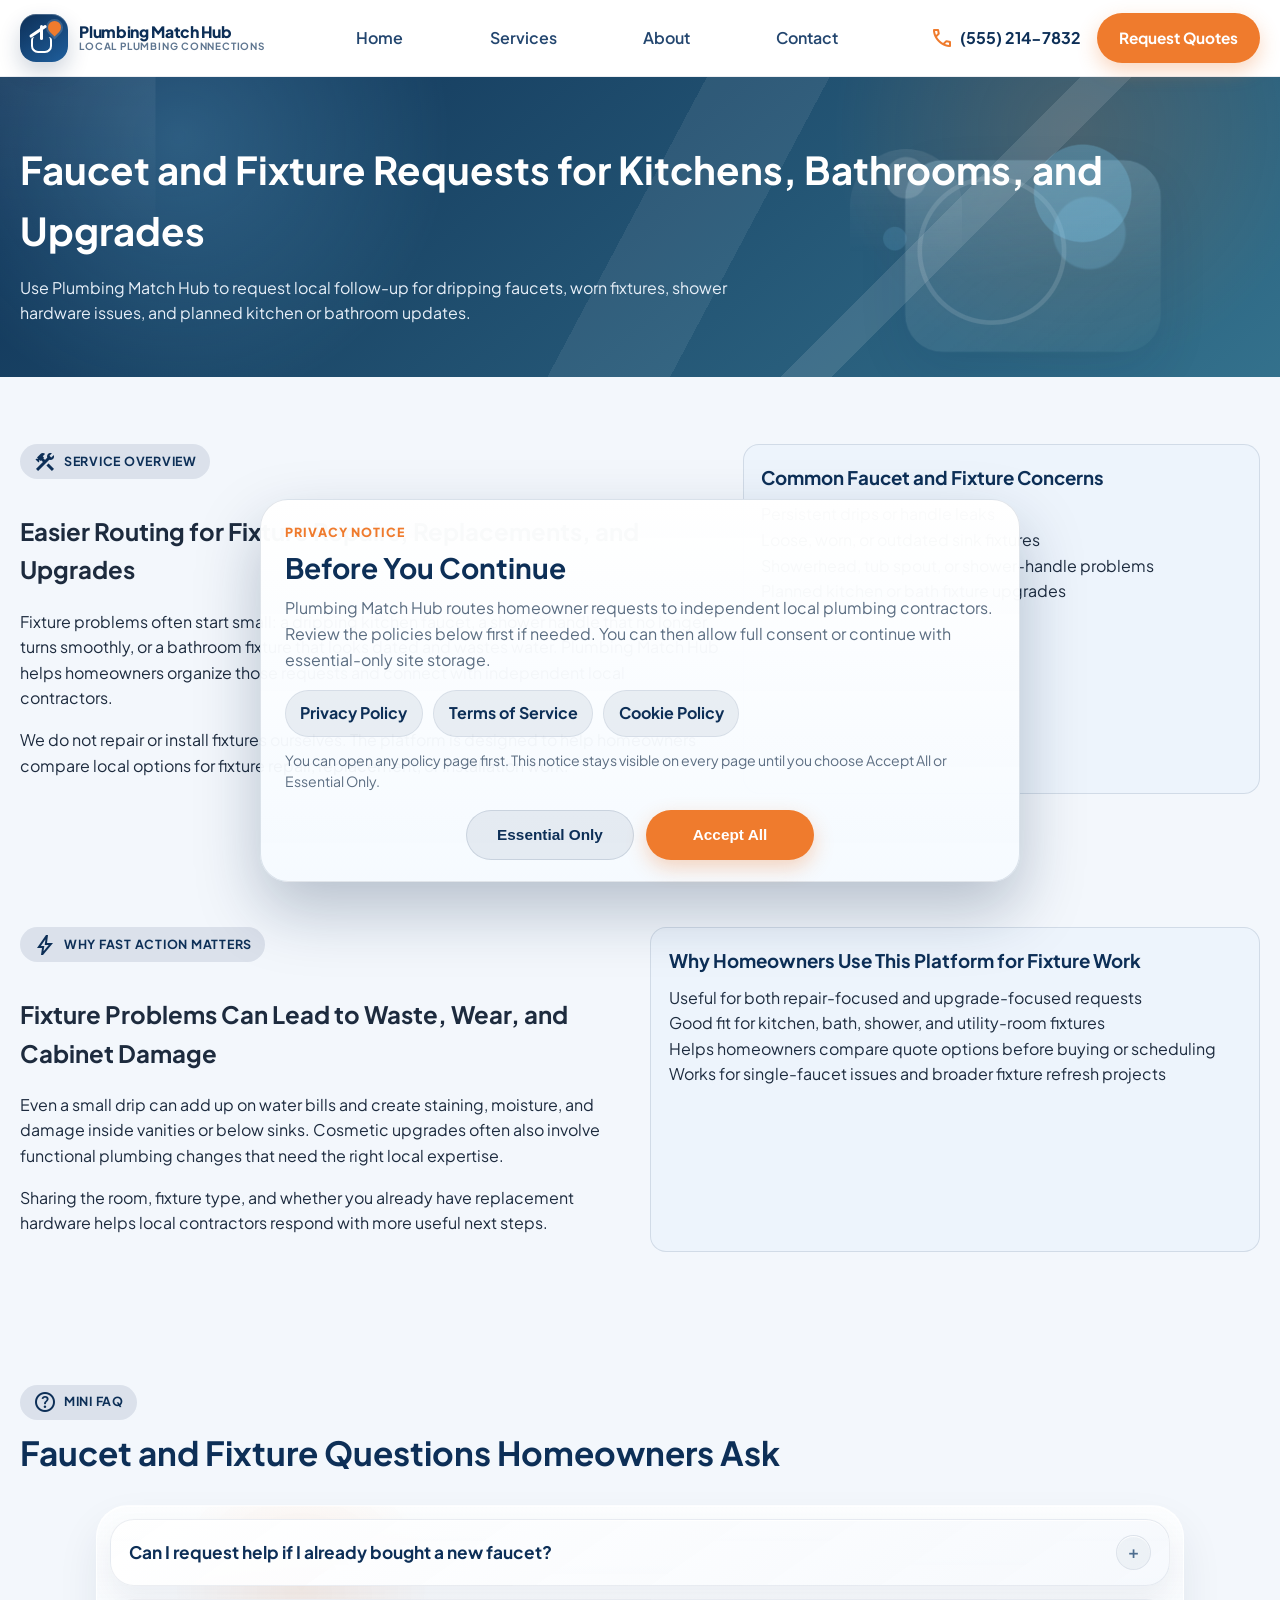
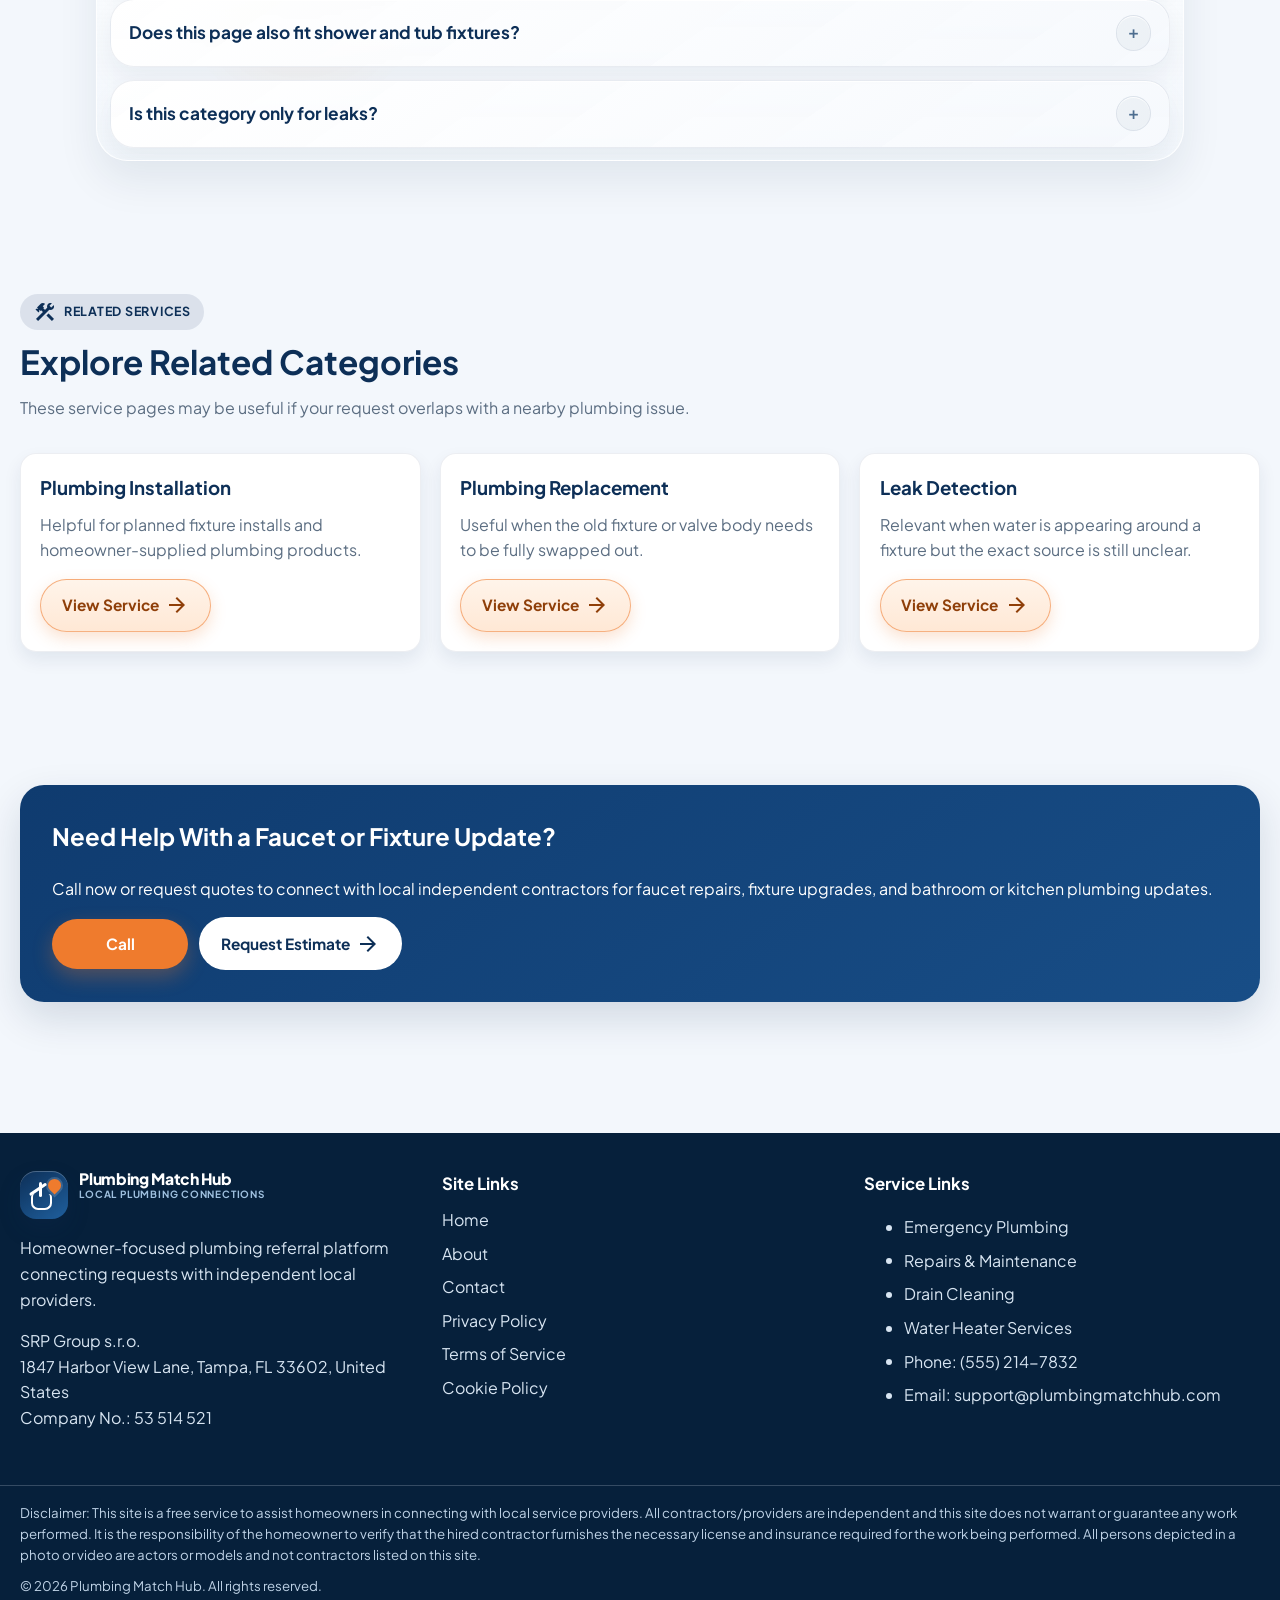
<file: services/faucet-fixture-services.html>
<!doctype html>
<html lang="en">
  <head>
    <meta charset="UTF-8" />
    <meta name="viewport" content="width=device-width, initial-scale=1.0" />
    <title>Faucet and Fixture Connections | Plumbing Match Hub</title>
    <meta
      name="description"
      content="Connect with local contractors for leaking faucets, fixture upgrades, shower hardware, sink fixtures, and kitchen or bathroom plumbing updates."
    />
    <link rel="preconnect" href="https://fonts.googleapis.com" />
    <link rel="preconnect" href="https://fonts.gstatic.com" crossorigin />
    <link
      href="https://fonts.googleapis.com/css2?family=Outfit:wght@600;700&family=Plus+Jakarta+Sans:wght@400;500;600;700;800&display=swap"
      rel="stylesheet"
    />
    <meta name="theme-color" content="#0d2f57" />
    <link rel="icon" href="../images/icons/favicon.svg" type="image/svg+xml" />
    <link rel="icon" href="../images/icons/favicon.ico" sizes="any" />
    <link rel="stylesheet" href="../css/main.css" />
    <link rel="stylesheet" href="../css/faucet-fixture-services.css" />
  </head>
  <body class="page-faucet">
    <header class="site-header" aria-label="Site header">
      <div class="container header-inner">
        <a class="brand" href="../index.html"
          ><span class="brand-mark" aria-hidden="true"><span class="brand-glyph"></span></span>
          <span class="brand-text">
            <span class="brand-name">Plumbing Match Hub</span>
            <span class="brand-tagline">Local Plumbing Connections</span>
          </span></a
        >
        <nav class="desktop-nav" aria-label="Primary navigation">
          <ul>
            <li><a data-nav-link href="../index.html">Home</a></li>
            <li><a data-nav-link href="../index.html#services">Services</a></li>
            <li><a data-nav-link href="../about.html">About</a></li>
            <li><a data-nav-link href="../contact.html">Contact</a></li>
          </ul>
        </nav>
        <div class="header-cta">
          <a class="phone-link" href="tel:+15552147832">(555) 214-7832</a
          ><a class="btn btn-primary" href="../contact.html">Request Quotes</a
          ><a
            class="mobile-call-icon"
            href="tel:+15552147832"
            aria-label="Call now"
            >&#9742;</a
          ><button
            class="mobile-toggle"
            data-mobile-toggle
            aria-expanded="false"
            aria-controls="mobileMenu"
            aria-label="Open menu"
          >
            <span class="bar"></span><span class="bar"></span
            ><span class="bar"></span>
          </button>
        </div>
      </div>
      <div
        class="mobile-drawer"
        id="mobileMenu"
        data-mobile-drawer
        aria-hidden="true"
      >
        <nav aria-label="Mobile navigation">
          <ul>
            <li><a data-mobile-close href="../index.html">Home</a></li>
            <li>
              <a data-mobile-close href="../index.html#services">Services</a>
            </li>
            <li><a data-mobile-close href="../about.html">About</a></li>
            <li><a data-mobile-close href="../contact.html">Contact</a></li>
          </ul>
          <div class="drawer-cta">
            <a class="btn btn-primary" href="tel:+15552147832">Call</a
            ><a
              class="btn btn-secondary"
              href="../contact.html"
              data-mobile-close
              >Request Estimate</a
            >
          </div>
        </nav>
      </div>
      <div class="drawer-overlay" data-drawer-overlay></div>
    </header>

    <main>
      <section
        class="service-hero service-hero--faucet"
        aria-label="Faucet & Fixture Services hero"
      >
        <div class="container">
          <h1>Faucet and Fixture Requests for Kitchens, Bathrooms, and Upgrades</h1>
          <p>
            Use Plumbing Match Hub to request local follow-up for dripping faucets, worn fixtures, shower hardware issues, and planned kitchen or bathroom updates.
          </p>
        </div>
      </section>

      <section class="section" aria-label="Service overview">
        <div class="container content-grid">
          <article>
            <span class="badge">Service Overview</span>
            <h2>Easier Routing for Fixture Repairs, Replacements, and Upgrades</h2>
            <p>
              Fixture problems often start small: a dripping kitchen faucet, a shower handle that no longer turns smoothly, or a bathroom fixture that looks dated and wastes water. Plumbing Match Hub helps homeowners organize those requests and connect with independent local contractors.
            </p>
            <p>
              We do not repair or install fixtures ourselves. The platform is designed to help homeowners compare local options for fixture repair, replacement, or installation work.
            </p>
          </article>
          <aside class="callout">
            <h3>Common Faucet and Fixture Concerns</h3>
            <ul class="legal-bullets">
              <li>Persistent drips or handle leaks</li>
              <li>Loose, worn, or outdated sink fixtures</li>
              <li>Showerhead, tub spout, or shower-handle problems</li>
              <li>Planned kitchen or bath fixture upgrades</li>
            </ul>
          </aside>
        </div>
      </section>

      <section class="section" aria-label="Why fast action matters">
        <div class="container split-layout">
          <article>
            <span class="badge">Why Fast Action Matters</span>
            <h2>Fixture Problems Can Lead to Waste, Wear, and Cabinet Damage</h2>
            <p>
              Even a small drip can add up on water bills and create staining, moisture, and damage inside vanities or below sinks. Cosmetic upgrades often also involve functional plumbing changes that need the right local expertise.
            </p>
            <p>
              Sharing the room, fixture type, and whether you already have replacement hardware helps local contractors respond with more useful next steps.
            </p>
          </article>
          <aside class="callout">
            <h3>Why Homeowners Use This Platform for Fixture Work</h3>
            <ul class="legal-bullets">
              <li>Useful for both repair-focused and upgrade-focused requests</li>
              <li>Good fit for kitchen, bath, shower, and utility-room fixtures</li>
              <li>Helps homeowners compare quote options before buying or scheduling</li>
              <li>Works for single-faucet issues and broader fixture refresh projects</li>
            </ul>
          </aside>
        </div>
      </section>

      <section class="section" aria-label="Mini FAQ">
        <div class="container">
          <div class="section-header">
            <span class="badge">Mini FAQ</span>
            <h2>Faucet and Fixture Questions Homeowners Ask</h2>
          </div>
          <div class="faq-list">
            <article class="faq-item" data-faq-item>
              <button
                class="faq-question"
                data-faq-button
                aria-expanded="false"
              >
                Can I request help if I already bought a new faucet?<span data-faq-icon>+</span>
              </button>
              <div class="faq-answer">
                <p>
                  Yes. Mention whether the replacement hardware is already purchased so the request reflects the real scope of work.
                </p>
              </div>
            </article>
            <article class="faq-item" data-faq-item>
              <button
                class="faq-question"
                data-faq-button
                aria-expanded="false"
              >
                Does this page also fit shower and tub fixtures?<span data-faq-icon>+</span>
              </button>
              <div class="faq-answer">
                <p>
                  Yes. Homeowners can use this page for sink faucets, shower trim, tub fixtures, and other common kitchen or bathroom plumbing fixtures.
                </p>
              </div>
            </article>
            <article class="faq-item" data-faq-item>
              <button
                class="faq-question"
                data-faq-button
                aria-expanded="false"
              >
                Is this category only for leaks?<span data-faq-icon>+</span>
              </button>
              <div class="faq-answer">
                <p>
                  No. It also works for cosmetic upgrades, worn fixtures, replacement planning, and other kitchen or bathroom update requests.
                </p>
              </div>
            </article>
          </div>
        </div>
      </section>

      <section class="section" aria-label="Related services">
        <div class="container">
          <div class="section-header">
            <span class="badge">Related Services</span>
            <h2>Explore Related Categories</h2>
            <p>
              These service pages may be useful if your request overlaps with a nearby plumbing issue.
            </p>
          </div>
          <div class="card-grid service-grid">
            <article class="related-card">
              <h3>Plumbing Installation</h3>
              <p>Helpful for planned fixture installs and homeowner-supplied plumbing products.</p>
              <a class="btn btn-ghost" href="plumbing-installation.html">View Service</a>
            </article>
            <article class="related-card">
              <h3>Plumbing Replacement</h3>
              <p>Useful when the old fixture or valve body needs to be fully swapped out.</p>
              <a class="btn btn-ghost" href="plumbing-replacement.html">View Service</a>
            </article>
            <article class="related-card">
              <h3>Leak Detection</h3>
              <p>Relevant when water is appearing around a fixture but the exact source is still unclear.</p>
              <a class="btn btn-ghost" href="leak-detection.html">View Service</a>
            </article>
          </div>
        </div>
      </section>

      <section class="section" aria-label="Final CTA">
        <div class="container">
          <div class="cta-band">
            <h2>Need Help With a Faucet or Fixture Update?</h2>
            <p>
              Call now or request quotes to connect with local independent contractors for faucet repairs, fixture upgrades, and bathroom or kitchen plumbing updates.
            </p>
            <div class="cta-actions">
              <a class="btn btn-primary" href="tel:+15552147832">Call</a>
              <a class="btn btn-secondary" href="../contact.html"
                >Request Estimate</a
              >
            </div>
          </div>
        </div>
      </section>
    </main>

    <footer class="site-footer" aria-label="Footer">
      <div class="container footer-top">
        <section class="footer-brand">
          <a class="brand" href="../index.html"
            ><span class="brand-mark" aria-hidden="true"><span class="brand-glyph"></span></span>
          <span class="brand-text">
            <span class="brand-name">Plumbing Match Hub</span>
            <span class="brand-tagline">Local Plumbing Connections</span>
          </span></a
          >
          <p>
            Homeowner-focused plumbing referral platform connecting requests
            with independent local providers.
          </p>
          <p>
            SRP Group s.r.o.<br />1847 Harbor View Lane, Tampa, FL 33602, United States<br />Company No.: 53 514 521
          </p>
        </section>
        <section class="footer-links">
          <h3>Site Links</h3>
          <ul>
            <li><a href="../index.html">Home</a></li>
            <li><a href="../about.html">About</a></li>
            <li><a href="../contact.html">Contact</a></li>
            <li><a href="../privacy-policy.html">Privacy Policy</a></li>
            <li><a href="../terms-of-service.html">Terms of Service</a></li>
            <li><a href="../cookie-policy.html">Cookie Policy</a></li>
          </ul>
        </section>
        <section class="footer-contact">
          <h3>Service Links</h3>
          <ul>
            <li><a href="emergency-plumbing.html">Emergency Plumbing</a></li>
            <li>
              <a href="plumbing-repairs-maintenance.html"
                >Repairs &amp; Maintenance</a
              >
            </li>
            <li><a href="drain-cleaning.html">Drain Cleaning</a></li>
            <li>
              <a href="water-heater-services.html">Water Heater Services</a>
            </li>
            <li><a href="tel:+15552147832">Phone: (555) 214-7832</a></li>
            <li>
              <a href="mailto:support@plumbingmatchhub.com"
                >Email: support@plumbingmatchhub.com</a
              >
            </li>
          </ul>
        </section>
      </div>
      <div class="footer-bottom">
        <div class="container">
          <p>
            Disclaimer: This site is a free service to assist homeowners in
            connecting with local service providers. All contractors/providers
            are independent and this site does not warrant or guarantee any work
            performed. It is the responsibility of the homeowner to verify that
            the hired contractor furnishes the necessary license and insurance
            required for the work being performed. All persons depicted in a
            photo or video are actors or models and not contractors listed on
            this site.
          </p>
          <p>
            &copy; <span data-current-year></span> Plumbing Match Hub. All
            rights reserved.
          </p>
        </div>
      </div>
    </footer>

    <a
      class="floating-call"
      data-floating-call
      href="tel:+15552147832"
      aria-label="Call Plumbing Match Hub"
      >Call Now</a
    >

    <script src="../js/main.js" defer></script>
    <script src="../js/mobile-menu.js" defer></script>
    <script src="../js/faq.js" defer></script>
    <script src="../js/sticky-call.js" defer></script>
  </body>
</html>
</file>
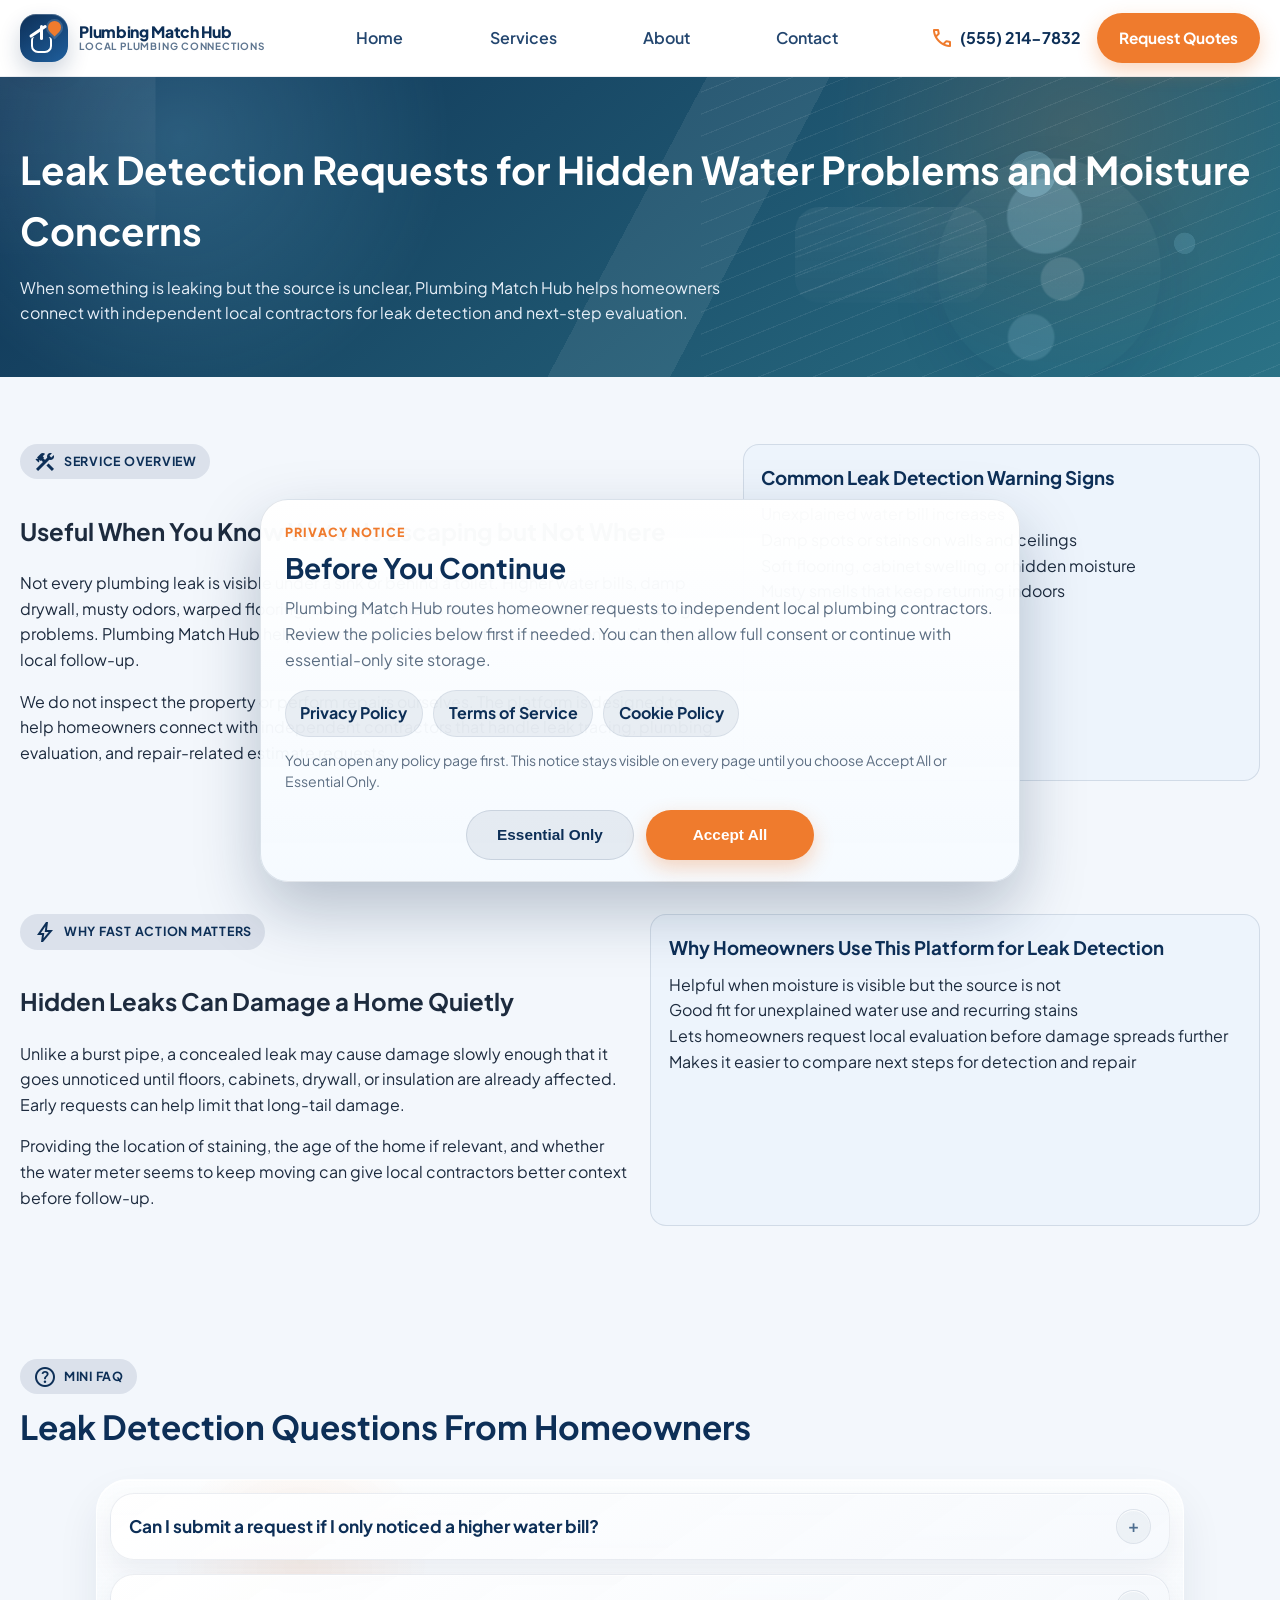
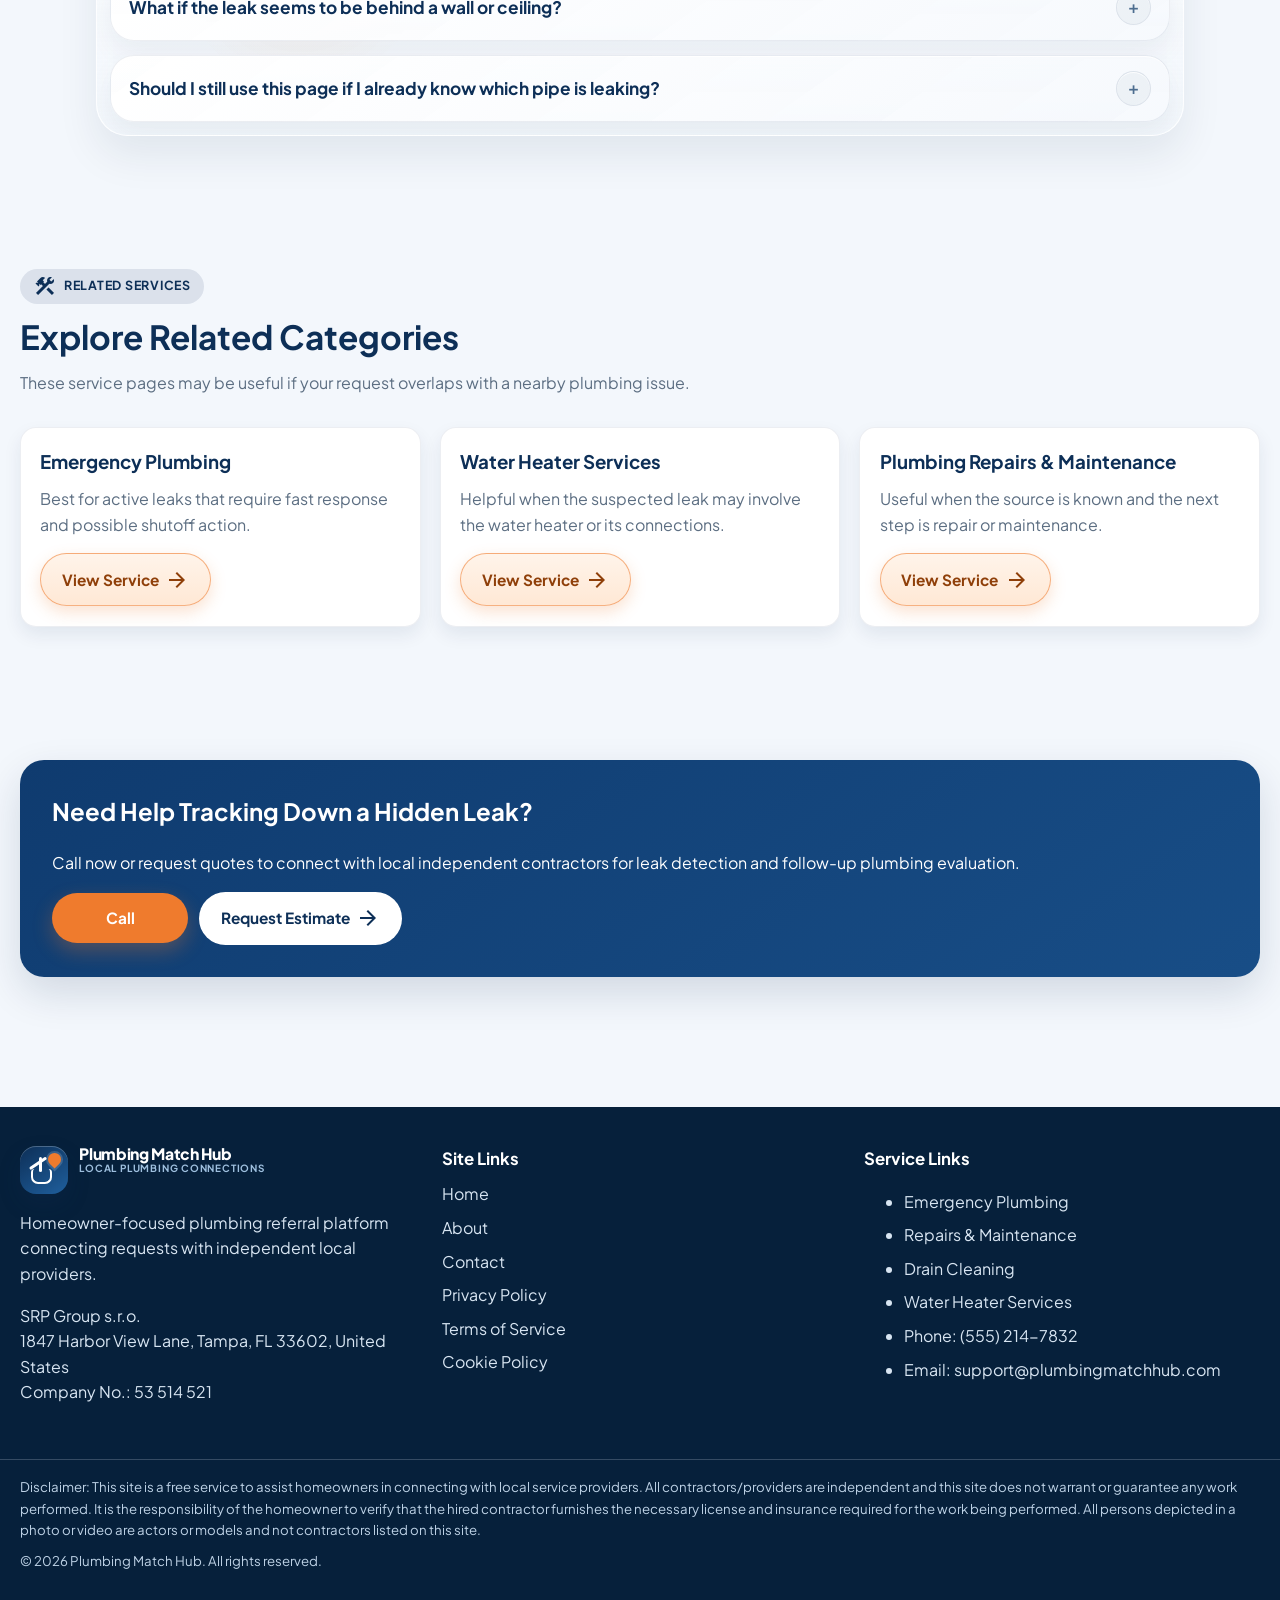
<file: services/leak-detection.html>
<!doctype html>
<html lang="en">
  <head>
    <meta charset="UTF-8" />
    <meta name="viewport" content="width=device-width, initial-scale=1.0" />
    <title>Leak Detection Connections | Plumbing Match Hub</title>
    <meta
      name="description"
      content="Connect with local contractors for hidden leak detection, unexplained water use, moisture concerns, and wall or ceiling leak investigations."
    />
    <link rel="preconnect" href="https://fonts.googleapis.com" />
    <link rel="preconnect" href="https://fonts.gstatic.com" crossorigin />
    <link
      href="https://fonts.googleapis.com/css2?family=Outfit:wght@600;700&family=Plus+Jakarta+Sans:wght@400;500;600;700;800&display=swap"
      rel="stylesheet"
    />
    <meta name="theme-color" content="#0d2f57" />
    <link rel="icon" href="../images/icons/favicon.svg" type="image/svg+xml" />
    <link rel="icon" href="../images/icons/favicon.ico" sizes="any" />
    <link rel="stylesheet" href="../css/main.css" />
    <link rel="stylesheet" href="../css/leak-detection.css" />
  </head>
  <body class="page-leak">
    <header class="site-header" aria-label="Site header">
      <div class="container header-inner">
        <a class="brand" href="../index.html"
          ><span class="brand-mark" aria-hidden="true"><span class="brand-glyph"></span></span>
          <span class="brand-text">
            <span class="brand-name">Plumbing Match Hub</span>
            <span class="brand-tagline">Local Plumbing Connections</span>
          </span></a
        >
        <nav class="desktop-nav" aria-label="Primary navigation">
          <ul>
            <li><a data-nav-link href="../index.html">Home</a></li>
            <li><a data-nav-link href="../index.html#services">Services</a></li>
            <li><a data-nav-link href="../about.html">About</a></li>
            <li><a data-nav-link href="../contact.html">Contact</a></li>
          </ul>
        </nav>
        <div class="header-cta">
          <a class="phone-link" href="tel:+15552147832">(555) 214-7832</a
          ><a class="btn btn-primary" href="../contact.html">Request Quotes</a
          ><a
            class="mobile-call-icon"
            href="tel:+15552147832"
            aria-label="Call now"
            >&#9742;</a
          ><button
            class="mobile-toggle"
            data-mobile-toggle
            aria-expanded="false"
            aria-controls="mobileMenu"
            aria-label="Open menu"
          >
            <span class="bar"></span><span class="bar"></span
            ><span class="bar"></span>
          </button>
        </div>
      </div>
      <div
        class="mobile-drawer"
        id="mobileMenu"
        data-mobile-drawer
        aria-hidden="true"
      >
        <nav aria-label="Mobile navigation">
          <ul>
            <li><a data-mobile-close href="../index.html">Home</a></li>
            <li>
              <a data-mobile-close href="../index.html#services">Services</a>
            </li>
            <li><a data-mobile-close href="../about.html">About</a></li>
            <li><a data-mobile-close href="../contact.html">Contact</a></li>
          </ul>
          <div class="drawer-cta">
            <a class="btn btn-primary" href="tel:+15552147832">Call</a
            ><a
              class="btn btn-secondary"
              href="../contact.html"
              data-mobile-close
              >Request Estimate</a
            >
          </div>
        </nav>
      </div>
      <div class="drawer-overlay" data-drawer-overlay></div>
    </header>

    <main>
      <section
        class="service-hero service-hero--leak"
        aria-label="Leak Detection hero"
      >
        <div class="container">
          <h1>Leak Detection Requests for Hidden Water Problems and Moisture Concerns</h1>
          <p>
            When something is leaking but the source is unclear, Plumbing Match Hub helps homeowners connect with independent local contractors for leak detection and next-step evaluation.
          </p>
        </div>
      </section>

      <section class="section" aria-label="Service overview">
        <div class="container content-grid">
          <article>
            <span class="badge">Service Overview</span>
            <h2>Useful When You Know Water Is Escaping but Not Where</h2>
            <p>
              Not every plumbing leak is visible under a sink or behind a toilet. Higher water bills, damp drywall, musty odors, warped flooring, or recurring stains can all point to hidden plumbing problems. Plumbing Match Hub helps homeowners describe those conditions and request local follow-up.
            </p>
            <p>
              We do not inspect the property or perform repairs ourselves. The platform is designed to help homeowners connect with independent contractors that handle leak tracing, plumbing evaluation, and repair-related estimate requests.
            </p>
          </article>
          <aside class="callout">
            <h3>Common Leak Detection Warning Signs</h3>
            <ul class="legal-bullets">
              <li>Unexplained water bill increases</li>
              <li>Damp spots or stains on walls and ceilings</li>
              <li>Soft flooring, cabinet swelling, or hidden moisture</li>
              <li>Musty smells that keep returning indoors</li>
            </ul>
          </aside>
        </div>
      </section>

      <section class="section" aria-label="Why fast action matters">
        <div class="container split-layout">
          <article>
            <span class="badge">Why Fast Action Matters</span>
            <h2>Hidden Leaks Can Damage a Home Quietly</h2>
            <p>
              Unlike a burst pipe, a concealed leak may cause damage slowly enough that it goes unnoticed until floors, cabinets, drywall, or insulation are already affected. Early requests can help limit that long-tail damage.
            </p>
            <p>
              Providing the location of staining, the age of the home if relevant, and whether the water meter seems to keep moving can give local contractors better context before follow-up.
            </p>
          </article>
          <aside class="callout">
            <h3>Why Homeowners Use This Platform for Leak Detection</h3>
            <ul class="legal-bullets">
              <li>Helpful when moisture is visible but the source is not</li>
              <li>Good fit for unexplained water use and recurring stains</li>
              <li>Lets homeowners request local evaluation before damage spreads further</li>
              <li>Makes it easier to compare next steps for detection and repair</li>
            </ul>
          </aside>
        </div>
      </section>

      <section class="section" aria-label="Mini FAQ">
        <div class="container">
          <div class="section-header">
            <span class="badge">Mini FAQ</span>
            <h2>Leak Detection Questions From Homeowners</h2>
          </div>
          <div class="faq-list">
            <article class="faq-item" data-faq-item>
              <button
                class="faq-question"
                data-faq-button
                aria-expanded="false"
              >
                Can I submit a request if I only noticed a higher water bill?<span data-faq-icon>+</span>
              </button>
              <div class="faq-answer">
                <p>
                  Yes. A sudden increase in water usage is a common reason homeowners start with leak detection, especially when there is no obvious visible leak.
                </p>
              </div>
            </article>
            <article class="faq-item" data-faq-item>
              <button
                class="faq-question"
                data-faq-button
                aria-expanded="false"
              >
                What if the leak seems to be behind a wall or ceiling?<span data-faq-icon>+</span>
              </button>
              <div class="faq-answer">
                <p>
                  That is exactly the kind of situation this page is meant for. Describe where you see staining, moisture, or damage and how long it has been present.
                </p>
              </div>
            </article>
            <article class="faq-item" data-faq-item>
              <button
                class="faq-question"
                data-faq-button
                aria-expanded="false"
              >
                Should I still use this page if I already know which pipe is leaking?<span data-faq-icon>+</span>
              </button>
              <div class="faq-answer">
                <p>
                  You can, but if the main need is immediate repair, the plumbing repairs or emergency plumbing pages may also be a good fit depending on urgency.
                </p>
              </div>
            </article>
          </div>
        </div>
      </section>

      <section class="section" aria-label="Related services">
        <div class="container">
          <div class="section-header">
            <span class="badge">Related Services</span>
            <h2>Explore Related Categories</h2>
            <p>
              These service pages may be useful if your request overlaps with a nearby plumbing issue.
            </p>
          </div>
          <div class="card-grid service-grid">
            <article class="related-card">
              <h3>Emergency Plumbing</h3>
              <p>Best for active leaks that require fast response and possible shutoff action.</p>
              <a class="btn btn-ghost" href="emergency-plumbing.html">View Service</a>
            </article>
            <article class="related-card">
              <h3>Water Heater Services</h3>
              <p>Helpful when the suspected leak may involve the water heater or its connections.</p>
              <a class="btn btn-ghost" href="water-heater-services.html">View Service</a>
            </article>
            <article class="related-card">
              <h3>Plumbing Repairs &amp; Maintenance</h3>
              <p>Useful when the source is known and the next step is repair or maintenance.</p>
              <a class="btn btn-ghost" href="plumbing-repairs-maintenance.html">View Service</a>
            </article>
          </div>
        </div>
      </section>

      <section class="section" aria-label="Final CTA">
        <div class="container">
          <div class="cta-band">
            <h2>Need Help Tracking Down a Hidden Leak?</h2>
            <p>
              Call now or request quotes to connect with local independent contractors for leak detection and follow-up plumbing evaluation.
            </p>
            <div class="cta-actions">
              <a class="btn btn-primary" href="tel:+15552147832">Call</a>
              <a class="btn btn-secondary" href="../contact.html"
                >Request Estimate</a
              >
            </div>
          </div>
        </div>
      </section>
    </main>

    <footer class="site-footer" aria-label="Footer">
      <div class="container footer-top">
        <section class="footer-brand">
          <a class="brand" href="../index.html"
            ><span class="brand-mark" aria-hidden="true"><span class="brand-glyph"></span></span>
          <span class="brand-text">
            <span class="brand-name">Plumbing Match Hub</span>
            <span class="brand-tagline">Local Plumbing Connections</span>
          </span></a
          >
          <p>
            Homeowner-focused plumbing referral platform connecting requests
            with independent local providers.
          </p>
          <p>
            SRP Group s.r.o.<br />1847 Harbor View Lane, Tampa, FL 33602, United States<br />Company No.: 53 514 521
          </p>
        </section>
        <section class="footer-links">
          <h3>Site Links</h3>
          <ul>
            <li><a href="../index.html">Home</a></li>
            <li><a href="../about.html">About</a></li>
            <li><a href="../contact.html">Contact</a></li>
            <li><a href="../privacy-policy.html">Privacy Policy</a></li>
            <li><a href="../terms-of-service.html">Terms of Service</a></li>
            <li><a href="../cookie-policy.html">Cookie Policy</a></li>
          </ul>
        </section>
        <section class="footer-contact">
          <h3>Service Links</h3>
          <ul>
            <li><a href="emergency-plumbing.html">Emergency Plumbing</a></li>
            <li>
              <a href="plumbing-repairs-maintenance.html"
                >Repairs &amp; Maintenance</a
              >
            </li>
            <li><a href="drain-cleaning.html">Drain Cleaning</a></li>
            <li>
              <a href="water-heater-services.html">Water Heater Services</a>
            </li>
            <li><a href="tel:+15552147832">Phone: (555) 214-7832</a></li>
            <li>
              <a href="mailto:support@plumbingmatchhub.com"
                >Email: support@plumbingmatchhub.com</a
              >
            </li>
          </ul>
        </section>
      </div>
      <div class="footer-bottom">
        <div class="container">
          <p>
            Disclaimer: This site is a free service to assist homeowners in
            connecting with local service providers. All contractors/providers
            are independent and this site does not warrant or guarantee any work
            performed. It is the responsibility of the homeowner to verify that
            the hired contractor furnishes the necessary license and insurance
            required for the work being performed. All persons depicted in a
            photo or video are actors or models and not contractors listed on
            this site.
          </p>
          <p>
            &copy; <span data-current-year></span> Plumbing Match Hub. All
            rights reserved.
          </p>
        </div>
      </div>
    </footer>

    <a
      class="floating-call"
      data-floating-call
      href="tel:+15552147832"
      aria-label="Call Plumbing Match Hub"
      >Call Now</a
    >

    <script src="../js/main.js" defer></script>
    <script src="../js/mobile-menu.js" defer></script>
    <script src="../js/faq.js" defer></script>
    <script src="../js/sticky-call.js" defer></script>
  </body>
</html>
</file>
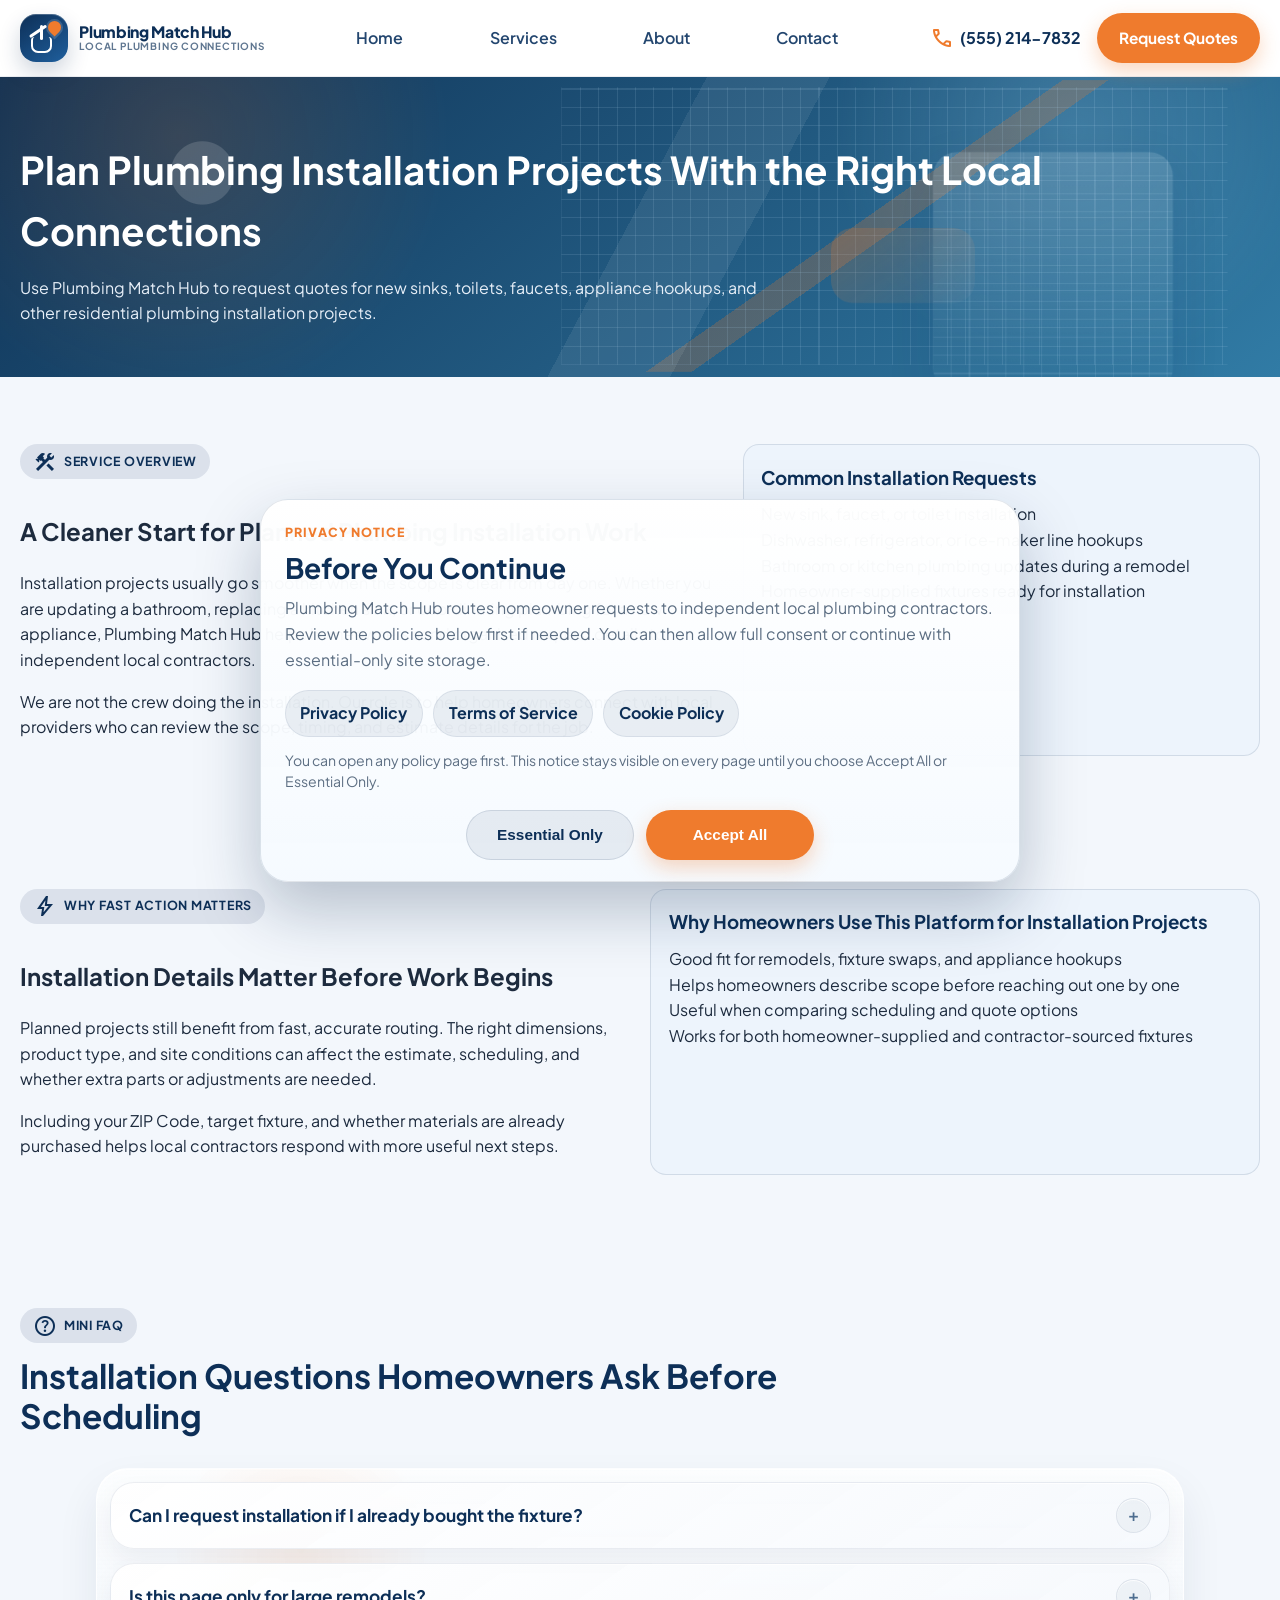
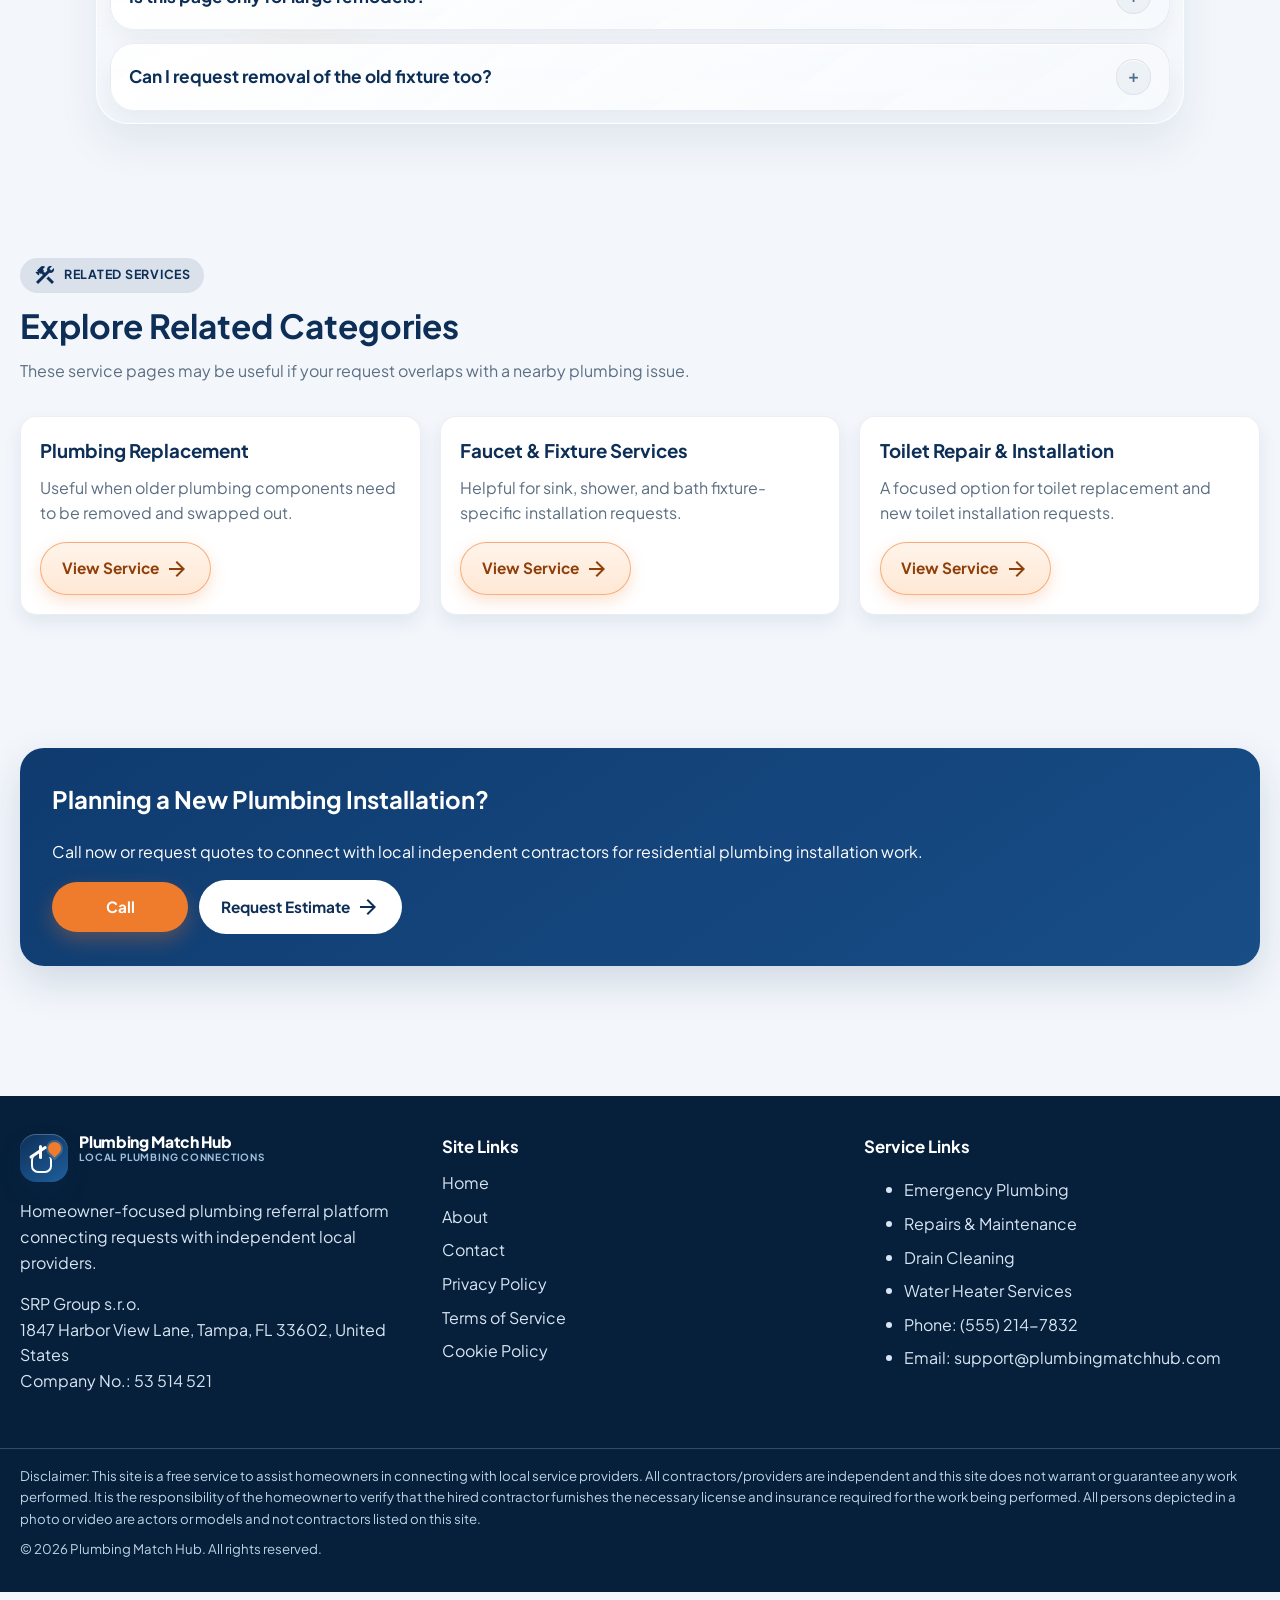
<file: services/plumbing-installation.html>
<!doctype html>
<html lang="en">
  <head>
    <meta charset="UTF-8" />
    <meta name="viewport" content="width=device-width, initial-scale=1.0" />
    <title>Plumbing Installation Connections | Plumbing Match Hub</title>
    <meta
      name="description"
      content="Connect with local plumbing contractors for sink, toilet, faucet, appliance, and fixture installation requests."
    />
    <link rel="preconnect" href="https://fonts.googleapis.com" />
    <link rel="preconnect" href="https://fonts.gstatic.com" crossorigin />
    <link
      href="https://fonts.googleapis.com/css2?family=Outfit:wght@600;700&family=Plus+Jakarta+Sans:wght@400;500;600;700;800&display=swap"
      rel="stylesheet"
    />
    <meta name="theme-color" content="#0d2f57" />
    <link rel="icon" href="../images/icons/favicon.svg" type="image/svg+xml" />
    <link rel="icon" href="../images/icons/favicon.ico" sizes="any" />
    <link rel="stylesheet" href="../css/main.css" />
    <link rel="stylesheet" href="../css/plumbing-installation.css" />
  </head>
  <body class="page-installation">
    <header class="site-header" aria-label="Site header">
      <div class="container header-inner">
        <a class="brand" href="../index.html"
          ><span class="brand-mark" aria-hidden="true"><span class="brand-glyph"></span></span>
          <span class="brand-text">
            <span class="brand-name">Plumbing Match Hub</span>
            <span class="brand-tagline">Local Plumbing Connections</span>
          </span></a
        >
        <nav class="desktop-nav" aria-label="Primary navigation">
          <ul>
            <li><a data-nav-link href="../index.html">Home</a></li>
            <li><a data-nav-link href="../index.html#services">Services</a></li>
            <li><a data-nav-link href="../about.html">About</a></li>
            <li><a data-nav-link href="../contact.html">Contact</a></li>
          </ul>
        </nav>
        <div class="header-cta">
          <a class="phone-link" href="tel:+15552147832">(555) 214-7832</a
          ><a class="btn btn-primary" href="../contact.html">Request Quotes</a
          ><a
            class="mobile-call-icon"
            href="tel:+15552147832"
            aria-label="Call now"
            >&#9742;</a
          ><button
            class="mobile-toggle"
            data-mobile-toggle
            aria-expanded="false"
            aria-controls="mobileMenu"
            aria-label="Open menu"
          >
            <span class="bar"></span><span class="bar"></span
            ><span class="bar"></span>
          </button>
        </div>
      </div>
      <div
        class="mobile-drawer"
        id="mobileMenu"
        data-mobile-drawer
        aria-hidden="true"
      >
        <nav aria-label="Mobile navigation">
          <ul>
            <li><a data-mobile-close href="../index.html">Home</a></li>
            <li>
              <a data-mobile-close href="../index.html#services">Services</a>
            </li>
            <li><a data-mobile-close href="../about.html">About</a></li>
            <li><a data-mobile-close href="../contact.html">Contact</a></li>
          </ul>
          <div class="drawer-cta">
            <a class="btn btn-primary" href="tel:+15552147832">Call</a
            ><a
              class="btn btn-secondary"
              href="../contact.html"
              data-mobile-close
              >Request Estimate</a
            >
          </div>
        </nav>
      </div>
      <div class="drawer-overlay" data-drawer-overlay></div>
    </header>

    <main>
      <section
        class="service-hero service-hero--installation"
        aria-label="Plumbing Installation hero"
      >
        <div class="container">
          <h1>Plan Plumbing Installation Projects With the Right Local Connections</h1>
          <p>
            Use Plumbing Match Hub to request quotes for new sinks, toilets, faucets, appliance hookups, and other residential plumbing installation projects.
          </p>
        </div>
      </section>

      <section class="section" aria-label="Service overview">
        <div class="container content-grid">
          <article>
            <span class="badge">Service Overview</span>
            <h2>A Cleaner Start for Planned Plumbing Installation Work</h2>
            <p>
              Installation projects usually go smoother when the scope is clear from day one. Whether you are updating a bathroom, replacing a kitchen sink, or coordinating plumbing for a new appliance, Plumbing Match Hub helps homeowners send organized request details to independent local contractors.
            </p>
            <p>
              We are not the crew doing the installation. Our role is to help homeowners connect with local providers who can review the scope, timing, and estimate details for the job.
            </p>
          </article>
          <aside class="callout">
            <h3>Common Installation Requests</h3>
            <ul class="legal-bullets">
              <li>New sink, faucet, or toilet installation</li>
              <li>Dishwasher, refrigerator, or ice-maker line hookups</li>
              <li>Bathroom or kitchen plumbing updates during a remodel</li>
              <li>Homeowner-supplied fixtures ready for installation</li>
            </ul>
          </aside>
        </div>
      </section>

      <section class="section" aria-label="Why fast action matters">
        <div class="container split-layout">
          <article>
            <span class="badge">Why Fast Action Matters</span>
            <h2>Installation Details Matter Before Work Begins</h2>
            <p>
              Planned projects still benefit from fast, accurate routing. The right dimensions, product type, and site conditions can affect the estimate, scheduling, and whether extra parts or adjustments are needed.
            </p>
            <p>
              Including your ZIP Code, target fixture, and whether materials are already purchased helps local contractors respond with more useful next steps.
            </p>
          </article>
          <aside class="callout">
            <h3>Why Homeowners Use This Platform for Installation Projects</h3>
            <ul class="legal-bullets">
              <li>Good fit for remodels, fixture swaps, and appliance hookups</li>
              <li>Helps homeowners describe scope before reaching out one by one</li>
              <li>Useful when comparing scheduling and quote options</li>
              <li>Works for both homeowner-supplied and contractor-sourced fixtures</li>
            </ul>
          </aside>
        </div>
      </section>

      <section class="section" aria-label="Mini FAQ">
        <div class="container">
          <div class="section-header">
            <span class="badge">Mini FAQ</span>
            <h2>Installation Questions Homeowners Ask Before Scheduling</h2>
          </div>
          <div class="faq-list">
            <article class="faq-item" data-faq-item>
              <button
                class="faq-question"
                data-faq-button
                aria-expanded="false"
              >
                Can I request installation if I already bought the fixture?<span data-faq-icon>+</span>
              </button>
              <div class="faq-answer">
                <p>
                  Yes. Mention the product type in your message so local contractors know whether the fixture is already on site and ready to install.
                </p>
              </div>
            </article>
            <article class="faq-item" data-faq-item>
              <button
                class="faq-question"
                data-faq-button
                aria-expanded="false"
              >
                Is this page only for large remodels?<span data-faq-icon>+</span>
              </button>
              <div class="faq-answer">
                <p>
                  No. It also works for smaller jobs such as a single faucet install, toilet swap, or appliance water-line hookup.
                </p>
              </div>
            </article>
            <article class="faq-item" data-faq-item>
              <button
                class="faq-question"
                data-faq-button
                aria-expanded="false"
              >
                Can I request removal of the old fixture too?<span data-faq-icon>+</span>
              </button>
              <div class="faq-answer">
                <p>
                  Yes. Include that detail in the request so the scope is clearer before you speak with a contractor.
                </p>
              </div>
            </article>
          </div>
        </div>
      </section>

      <section class="section" aria-label="Related services">
        <div class="container">
          <div class="section-header">
            <span class="badge">Related Services</span>
            <h2>Explore Related Categories</h2>
            <p>
              These service pages may be useful if your request overlaps with a nearby plumbing issue.
            </p>
          </div>
          <div class="card-grid service-grid">
            <article class="related-card">
              <h3>Plumbing Replacement</h3>
              <p>Useful when older plumbing components need to be removed and swapped out.</p>
              <a class="btn btn-ghost" href="plumbing-replacement.html">View Service</a>
            </article>
            <article class="related-card">
              <h3>Faucet &amp; Fixture Services</h3>
              <p>Helpful for sink, shower, and bath fixture-specific installation requests.</p>
              <a class="btn btn-ghost" href="faucet-fixture-services.html">View Service</a>
            </article>
            <article class="related-card">
              <h3>Toilet Repair &amp; Installation</h3>
              <p>A focused option for toilet replacement and new toilet installation requests.</p>
              <a class="btn btn-ghost" href="toilet-repair-installation.html">View Service</a>
            </article>
          </div>
        </div>
      </section>

      <section class="section" aria-label="Final CTA">
        <div class="container">
          <div class="cta-band">
            <h2>Planning a New Plumbing Installation?</h2>
            <p>
              Call now or request quotes to connect with local independent contractors for residential plumbing installation work.
            </p>
            <div class="cta-actions">
              <a class="btn btn-primary" href="tel:+15552147832">Call</a>
              <a class="btn btn-secondary" href="../contact.html"
                >Request Estimate</a
              >
            </div>
          </div>
        </div>
      </section>
    </main>

    <footer class="site-footer" aria-label="Footer">
      <div class="container footer-top">
        <section class="footer-brand">
          <a class="brand" href="../index.html"
            ><span class="brand-mark" aria-hidden="true"><span class="brand-glyph"></span></span>
          <span class="brand-text">
            <span class="brand-name">Plumbing Match Hub</span>
            <span class="brand-tagline">Local Plumbing Connections</span>
          </span></a
          >
          <p>
            Homeowner-focused plumbing referral platform connecting requests
            with independent local providers.
          </p>
          <p>
            SRP Group s.r.o.<br />1847 Harbor View Lane, Tampa, FL 33602, United States<br />Company No.: 53 514 521
          </p>
        </section>
        <section class="footer-links">
          <h3>Site Links</h3>
          <ul>
            <li><a href="../index.html">Home</a></li>
            <li><a href="../about.html">About</a></li>
            <li><a href="../contact.html">Contact</a></li>
            <li><a href="../privacy-policy.html">Privacy Policy</a></li>
            <li><a href="../terms-of-service.html">Terms of Service</a></li>
            <li><a href="../cookie-policy.html">Cookie Policy</a></li>
          </ul>
        </section>
        <section class="footer-contact">
          <h3>Service Links</h3>
          <ul>
            <li><a href="emergency-plumbing.html">Emergency Plumbing</a></li>
            <li>
              <a href="plumbing-repairs-maintenance.html"
                >Repairs &amp; Maintenance</a
              >
            </li>
            <li><a href="drain-cleaning.html">Drain Cleaning</a></li>
            <li>
              <a href="water-heater-services.html">Water Heater Services</a>
            </li>
            <li><a href="tel:+15552147832">Phone: (555) 214-7832</a></li>
            <li>
              <a href="mailto:support@plumbingmatchhub.com"
                >Email: support@plumbingmatchhub.com</a
              >
            </li>
          </ul>
        </section>
      </div>
      <div class="footer-bottom">
        <div class="container">
          <p>
            Disclaimer: This site is a free service to assist homeowners in
            connecting with local service providers. All contractors/providers
            are independent and this site does not warrant or guarantee any work
            performed. It is the responsibility of the homeowner to verify that
            the hired contractor furnishes the necessary license and insurance
            required for the work being performed. All persons depicted in a
            photo or video are actors or models and not contractors listed on
            this site.
          </p>
          <p>
            &copy; <span data-current-year></span> Plumbing Match Hub. All
            rights reserved.
          </p>
        </div>
      </div>
    </footer>

    <a
      class="floating-call"
      data-floating-call
      href="tel:+15552147832"
      aria-label="Call Plumbing Match Hub"
      >Call Now</a
    >

    <script src="../js/main.js" defer></script>
    <script src="../js/mobile-menu.js" defer></script>
    <script src="../js/faq.js" defer></script>
    <script src="../js/sticky-call.js" defer></script>
  </body>
</html>
</file>
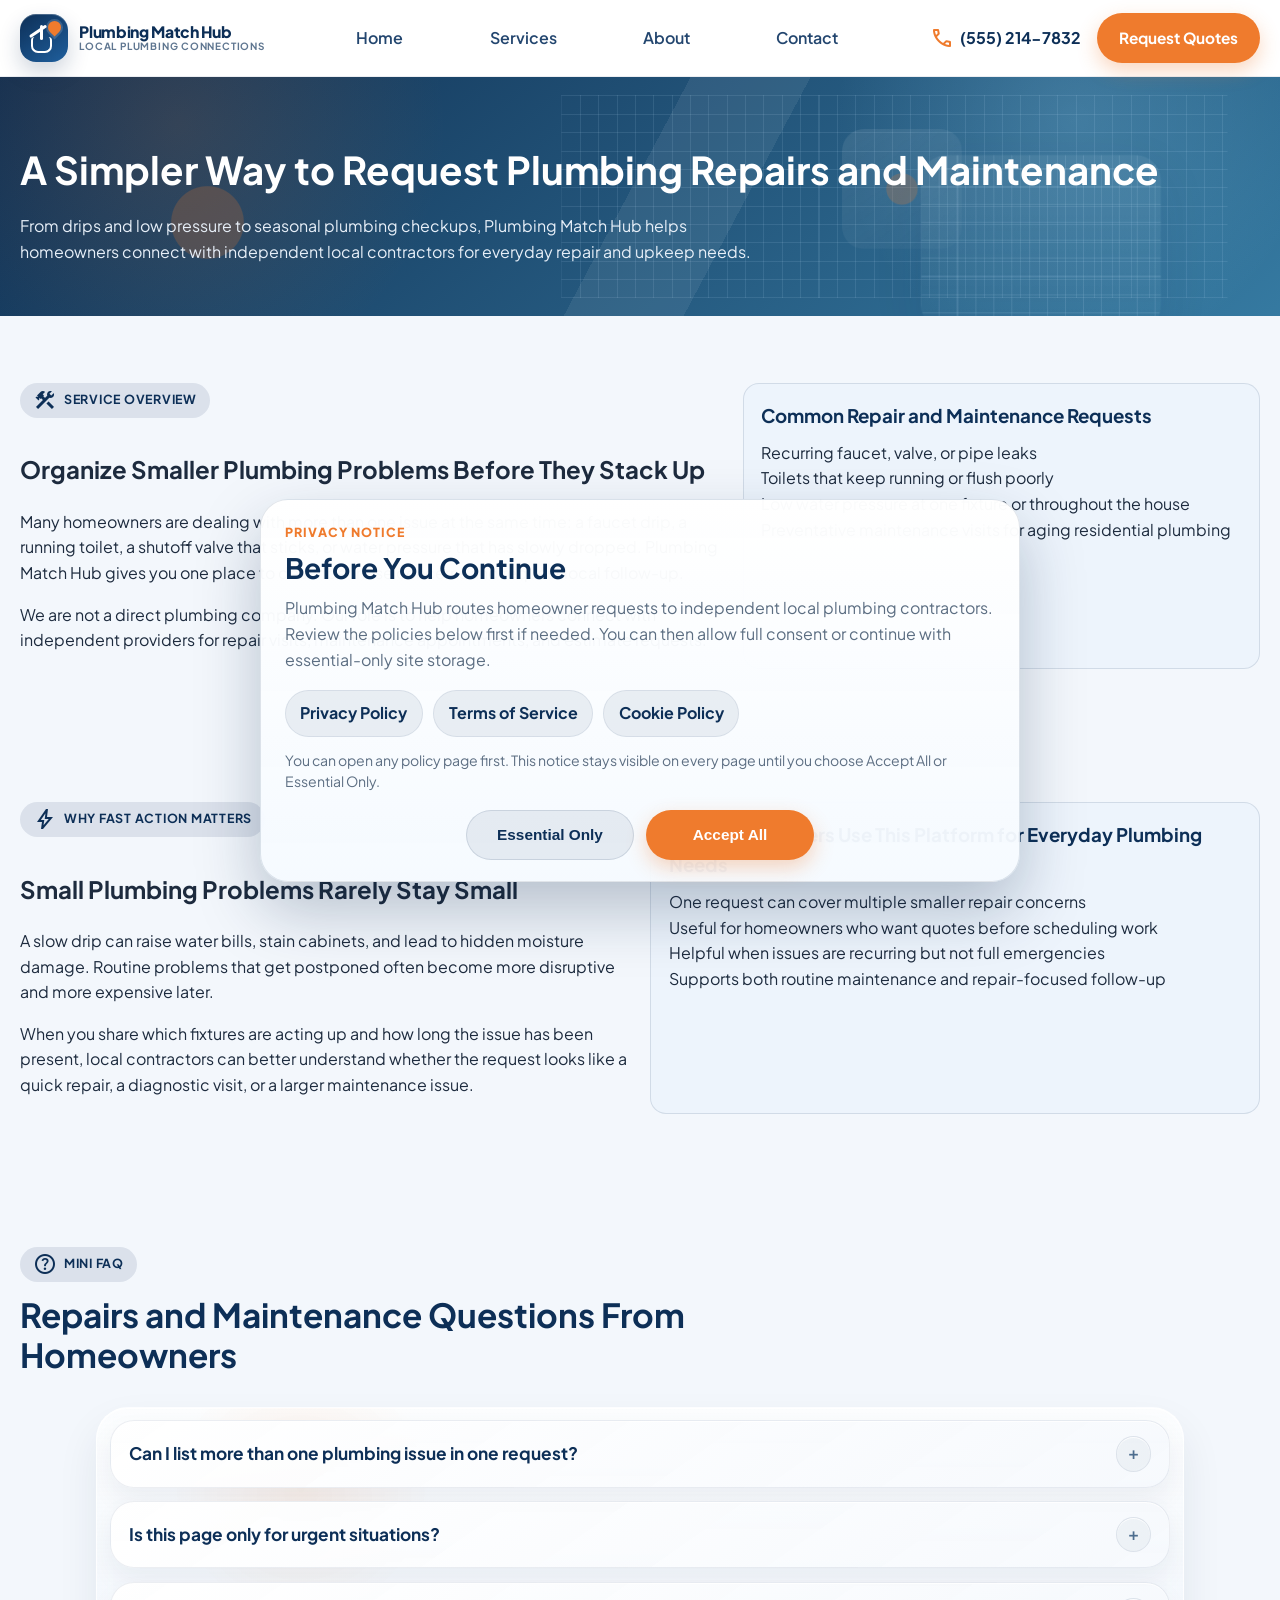
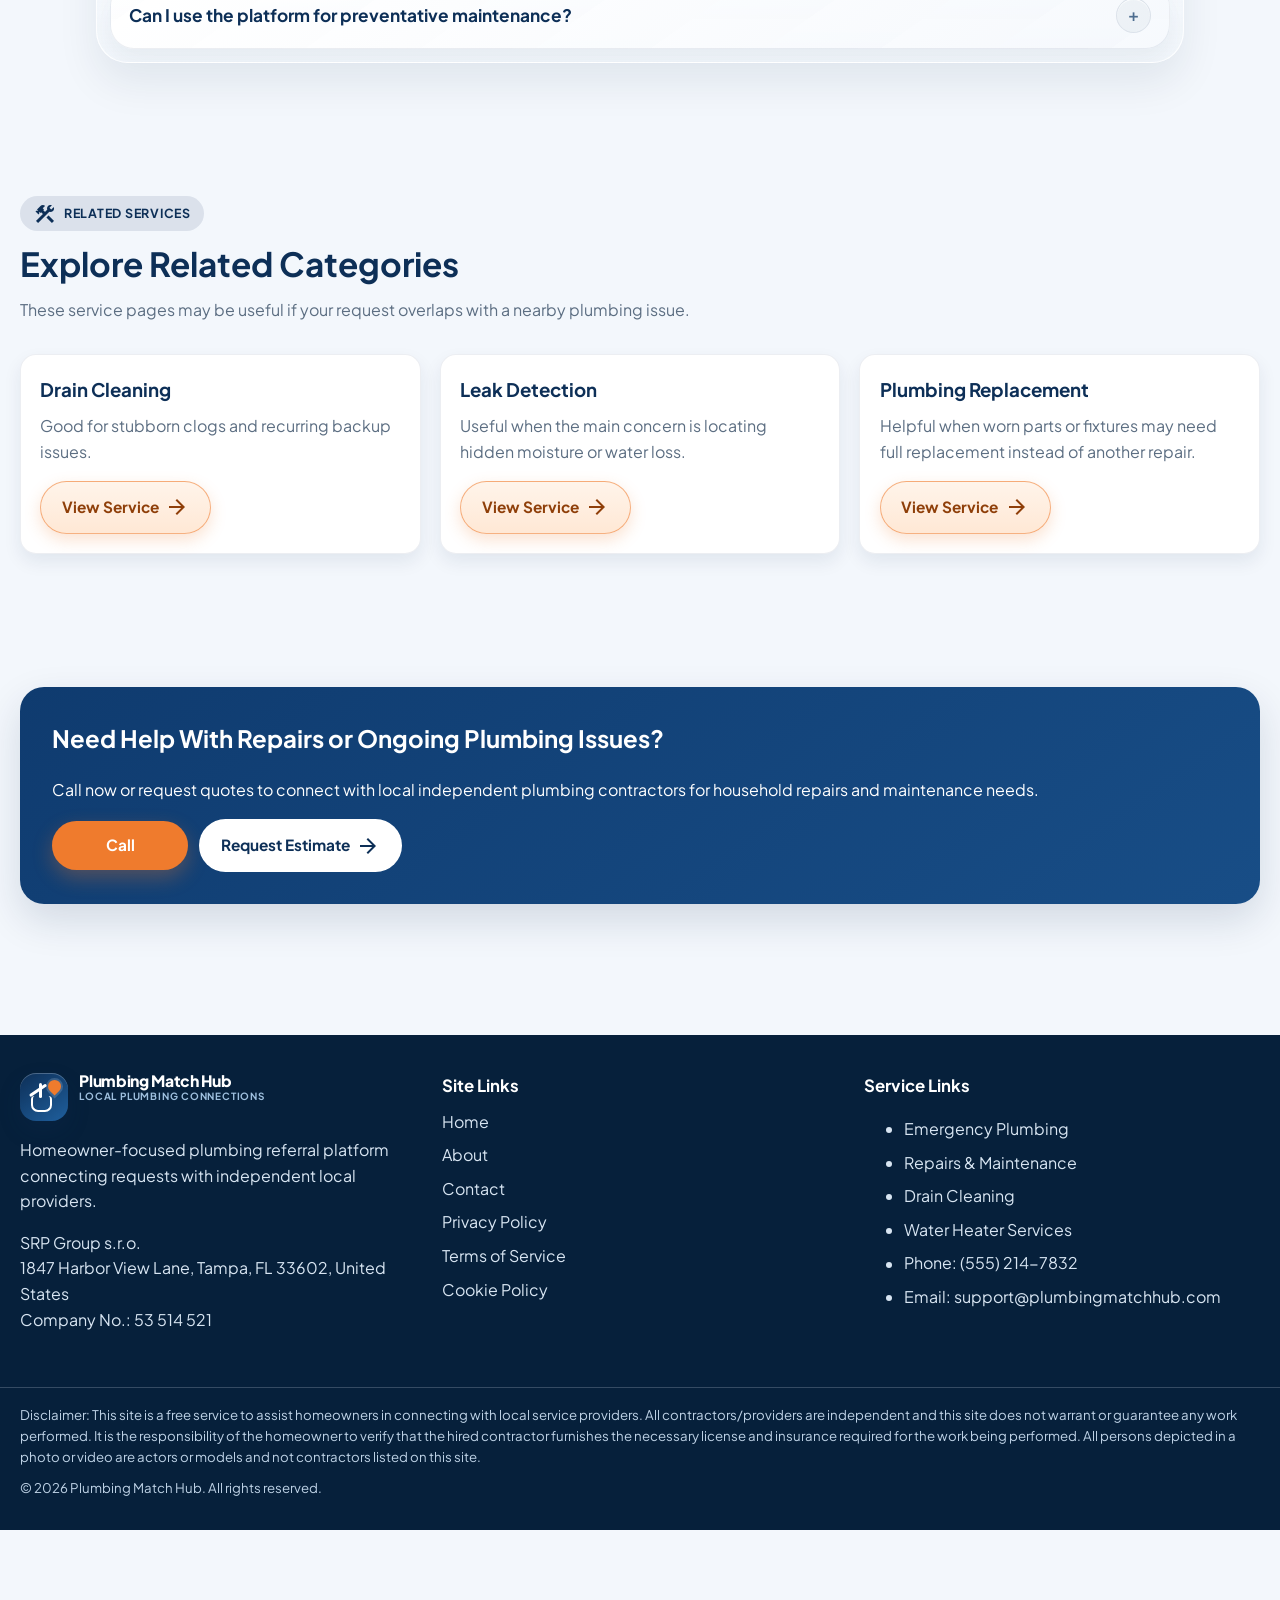
<file: services/plumbing-repairs-maintenance.html>
<!doctype html>
<html lang="en">
  <head>
    <meta charset="UTF-8" />
    <meta name="viewport" content="width=device-width, initial-scale=1.0" />
    <title>Plumbing Repairs & Maintenance Connections | Plumbing Match Hub</title>
    <meta
      name="description"
      content="Connect with local plumbing contractors for recurring leaks, running toilets, low pressure, household repairs, and preventative maintenance requests."
    />
    <link rel="preconnect" href="https://fonts.googleapis.com" />
    <link rel="preconnect" href="https://fonts.gstatic.com" crossorigin />
    <link
      href="https://fonts.googleapis.com/css2?family=Outfit:wght@600;700&family=Plus+Jakarta+Sans:wght@400;500;600;700;800&display=swap"
      rel="stylesheet"
    />
    <meta name="theme-color" content="#0d2f57" />
    <link rel="icon" href="../images/icons/favicon.svg" type="image/svg+xml" />
    <link rel="icon" href="../images/icons/favicon.ico" sizes="any" />
    <link rel="stylesheet" href="../css/main.css" />
    <link rel="stylesheet" href="../css/plumbing-repairs-maintenance.css" />
  </head>
  <body class="page-repairs">
    <header class="site-header" aria-label="Site header">
      <div class="container header-inner">
        <a class="brand" href="../index.html"
          ><span class="brand-mark" aria-hidden="true"><span class="brand-glyph"></span></span>
          <span class="brand-text">
            <span class="brand-name">Plumbing Match Hub</span>
            <span class="brand-tagline">Local Plumbing Connections</span>
          </span></a
        >
        <nav class="desktop-nav" aria-label="Primary navigation">
          <ul>
            <li><a data-nav-link href="../index.html">Home</a></li>
            <li><a data-nav-link href="../index.html#services">Services</a></li>
            <li><a data-nav-link href="../about.html">About</a></li>
            <li><a data-nav-link href="../contact.html">Contact</a></li>
          </ul>
        </nav>
        <div class="header-cta">
          <a class="phone-link" href="tel:+15552147832">(555) 214-7832</a
          ><a class="btn btn-primary" href="../contact.html">Request Quotes</a
          ><a
            class="mobile-call-icon"
            href="tel:+15552147832"
            aria-label="Call now"
            >&#9742;</a
          ><button
            class="mobile-toggle"
            data-mobile-toggle
            aria-expanded="false"
            aria-controls="mobileMenu"
            aria-label="Open menu"
          >
            <span class="bar"></span><span class="bar"></span
            ><span class="bar"></span>
          </button>
        </div>
      </div>
      <div
        class="mobile-drawer"
        id="mobileMenu"
        data-mobile-drawer
        aria-hidden="true"
      >
        <nav aria-label="Mobile navigation">
          <ul>
            <li><a data-mobile-close href="../index.html">Home</a></li>
            <li>
              <a data-mobile-close href="../index.html#services">Services</a>
            </li>
            <li><a data-mobile-close href="../about.html">About</a></li>
            <li><a data-mobile-close href="../contact.html">Contact</a></li>
          </ul>
          <div class="drawer-cta">
            <a class="btn btn-primary" href="tel:+15552147832">Call</a
            ><a
              class="btn btn-secondary"
              href="../contact.html"
              data-mobile-close
              >Request Estimate</a
            >
          </div>
        </nav>
      </div>
      <div class="drawer-overlay" data-drawer-overlay></div>
    </header>

    <main>
      <section
        class="service-hero service-hero--repairs"
        aria-label="Plumbing Repairs & Maintenance hero"
      >
        <div class="container">
          <h1>A Simpler Way to Request Plumbing Repairs and Maintenance</h1>
          <p>
            From drips and low pressure to seasonal plumbing checkups, Plumbing Match Hub helps homeowners connect with independent local contractors for everyday repair and upkeep needs.
          </p>
        </div>
      </section>

      <section class="section" aria-label="Service overview">
        <div class="container content-grid">
          <article>
            <span class="badge">Service Overview</span>
            <h2>Organize Smaller Plumbing Problems Before They Stack Up</h2>
            <p>
              Many homeowners are dealing with more than one issue at the same time: a faucet drip, a running toilet, a shutoff valve that sticks, or water pressure that has slowly dropped. Plumbing Match Hub gives you one place to describe those concerns and request local follow-up.
            </p>
            <p>
              We are not a direct plumbing company. Our role is to help homeowners connect with independent providers for repair visits, maintenance appointments, and estimate requests.
            </p>
          </article>
          <aside class="callout">
            <h3>Common Repair and Maintenance Requests</h3>
            <ul class="legal-bullets">
              <li>Recurring faucet, valve, or pipe leaks</li>
              <li>Toilets that keep running or flush poorly</li>
              <li>Low water pressure at one fixture or throughout the house</li>
              <li>Preventative maintenance visits for aging residential plumbing</li>
            </ul>
          </aside>
        </div>
      </section>

      <section class="section" aria-label="Why fast action matters">
        <div class="container split-layout">
          <article>
            <span class="badge">Why Fast Action Matters</span>
            <h2>Small Plumbing Problems Rarely Stay Small</h2>
            <p>
              A slow drip can raise water bills, stain cabinets, and lead to hidden moisture damage. Routine problems that get postponed often become more disruptive and more expensive later.
            </p>
            <p>
              When you share which fixtures are acting up and how long the issue has been present, local contractors can better understand whether the request looks like a quick repair, a diagnostic visit, or a larger maintenance issue.
            </p>
          </article>
          <aside class="callout">
            <h3>Why Homeowners Use This Platform for Everyday Plumbing Needs</h3>
            <ul class="legal-bullets">
              <li>One request can cover multiple smaller repair concerns</li>
              <li>Useful for homeowners who want quotes before scheduling work</li>
              <li>Helpful when issues are recurring but not full emergencies</li>
              <li>Supports both routine maintenance and repair-focused follow-up</li>
            </ul>
          </aside>
        </div>
      </section>

      <section class="section" aria-label="Mini FAQ">
        <div class="container">
          <div class="section-header">
            <span class="badge">Mini FAQ</span>
            <h2>Repairs and Maintenance Questions From Homeowners</h2>
          </div>
          <div class="faq-list">
            <article class="faq-item" data-faq-item>
              <button
                class="faq-question"
                data-faq-button
                aria-expanded="false"
              >
                Can I list more than one plumbing issue in one request?<span data-faq-icon>+</span>
              </button>
              <div class="faq-answer">
                <p>
                  Yes. Many homeowners use this page for a repair punch list. Include all of the affected fixtures or symptoms so the request is more useful to local contractors.
                </p>
              </div>
            </article>
            <article class="faq-item" data-faq-item>
              <button
                class="faq-question"
                data-faq-button
                aria-expanded="false"
              >
                Is this page only for urgent situations?<span data-faq-icon>+</span>
              </button>
              <div class="faq-answer">
                <p>
                  No. This category is built for non-emergency repair work, maintenance planning, and recurring plumbing issues that still need attention.
                </p>
              </div>
            </article>
            <article class="faq-item" data-faq-item>
              <button
                class="faq-question"
                data-faq-button
                aria-expanded="false"
              >
                Can I use the platform for preventative maintenance?<span data-faq-icon>+</span>
              </button>
              <div class="faq-answer">
                <p>
                  Yes. If you want a general plumbing checkup, seasonal inspection, or maintenance visit, this is an appropriate page to start with.
                </p>
              </div>
            </article>
          </div>
        </div>
      </section>

      <section class="section" aria-label="Related services">
        <div class="container">
          <div class="section-header">
            <span class="badge">Related Services</span>
            <h2>Explore Related Categories</h2>
            <p>
              These service pages may be useful if your request overlaps with a nearby plumbing issue.
            </p>
          </div>
          <div class="card-grid service-grid">
            <article class="related-card">
              <h3>Drain Cleaning</h3>
              <p>Good for stubborn clogs and recurring backup issues.</p>
              <a class="btn btn-ghost" href="drain-cleaning.html">View Service</a>
            </article>
            <article class="related-card">
              <h3>Leak Detection</h3>
              <p>Useful when the main concern is locating hidden moisture or water loss.</p>
              <a class="btn btn-ghost" href="leak-detection.html">View Service</a>
            </article>
            <article class="related-card">
              <h3>Plumbing Replacement</h3>
              <p>Helpful when worn parts or fixtures may need full replacement instead of another repair.</p>
              <a class="btn btn-ghost" href="plumbing-replacement.html">View Service</a>
            </article>
          </div>
        </div>
      </section>

      <section class="section" aria-label="Final CTA">
        <div class="container">
          <div class="cta-band">
            <h2>Need Help With Repairs or Ongoing Plumbing Issues?</h2>
            <p>
              Call now or request quotes to connect with local independent plumbing contractors for household repairs and maintenance needs.
            </p>
            <div class="cta-actions">
              <a class="btn btn-primary" href="tel:+15552147832">Call</a>
              <a class="btn btn-secondary" href="../contact.html"
                >Request Estimate</a
              >
            </div>
          </div>
        </div>
      </section>
    </main>

    <footer class="site-footer" aria-label="Footer">
      <div class="container footer-top">
        <section class="footer-brand">
          <a class="brand" href="../index.html"
            ><span class="brand-mark" aria-hidden="true"><span class="brand-glyph"></span></span>
          <span class="brand-text">
            <span class="brand-name">Plumbing Match Hub</span>
            <span class="brand-tagline">Local Plumbing Connections</span>
          </span></a
          >
          <p>
            Homeowner-focused plumbing referral platform connecting requests
            with independent local providers.
          </p>
          <p>
            SRP Group s.r.o.<br />1847 Harbor View Lane, Tampa, FL 33602, United States<br />Company No.: 53 514 521
          </p>
        </section>
        <section class="footer-links">
          <h3>Site Links</h3>
          <ul>
            <li><a href="../index.html">Home</a></li>
            <li><a href="../about.html">About</a></li>
            <li><a href="../contact.html">Contact</a></li>
            <li><a href="../privacy-policy.html">Privacy Policy</a></li>
            <li><a href="../terms-of-service.html">Terms of Service</a></li>
            <li><a href="../cookie-policy.html">Cookie Policy</a></li>
          </ul>
        </section>
        <section class="footer-contact">
          <h3>Service Links</h3>
          <ul>
            <li><a href="emergency-plumbing.html">Emergency Plumbing</a></li>
            <li>
              <a href="plumbing-repairs-maintenance.html"
                >Repairs &amp; Maintenance</a
              >
            </li>
            <li><a href="drain-cleaning.html">Drain Cleaning</a></li>
            <li>
              <a href="water-heater-services.html">Water Heater Services</a>
            </li>
            <li><a href="tel:+15552147832">Phone: (555) 214-7832</a></li>
            <li>
              <a href="mailto:support@plumbingmatchhub.com"
                >Email: support@plumbingmatchhub.com</a
              >
            </li>
          </ul>
        </section>
      </div>
      <div class="footer-bottom">
        <div class="container">
          <p>
            Disclaimer: This site is a free service to assist homeowners in
            connecting with local service providers. All contractors/providers
            are independent and this site does not warrant or guarantee any work
            performed. It is the responsibility of the homeowner to verify that
            the hired contractor furnishes the necessary license and insurance
            required for the work being performed. All persons depicted in a
            photo or video are actors or models and not contractors listed on
            this site.
          </p>
          <p>
            &copy; <span data-current-year></span> Plumbing Match Hub. All
            rights reserved.
          </p>
        </div>
      </div>
    </footer>

    <a
      class="floating-call"
      data-floating-call
      href="tel:+15552147832"
      aria-label="Call Plumbing Match Hub"
      >Call Now</a
    >

    <script src="../js/main.js" defer></script>
    <script src="../js/mobile-menu.js" defer></script>
    <script src="../js/faq.js" defer></script>
    <script src="../js/sticky-call.js" defer></script>
  </body>
</html>
</file>
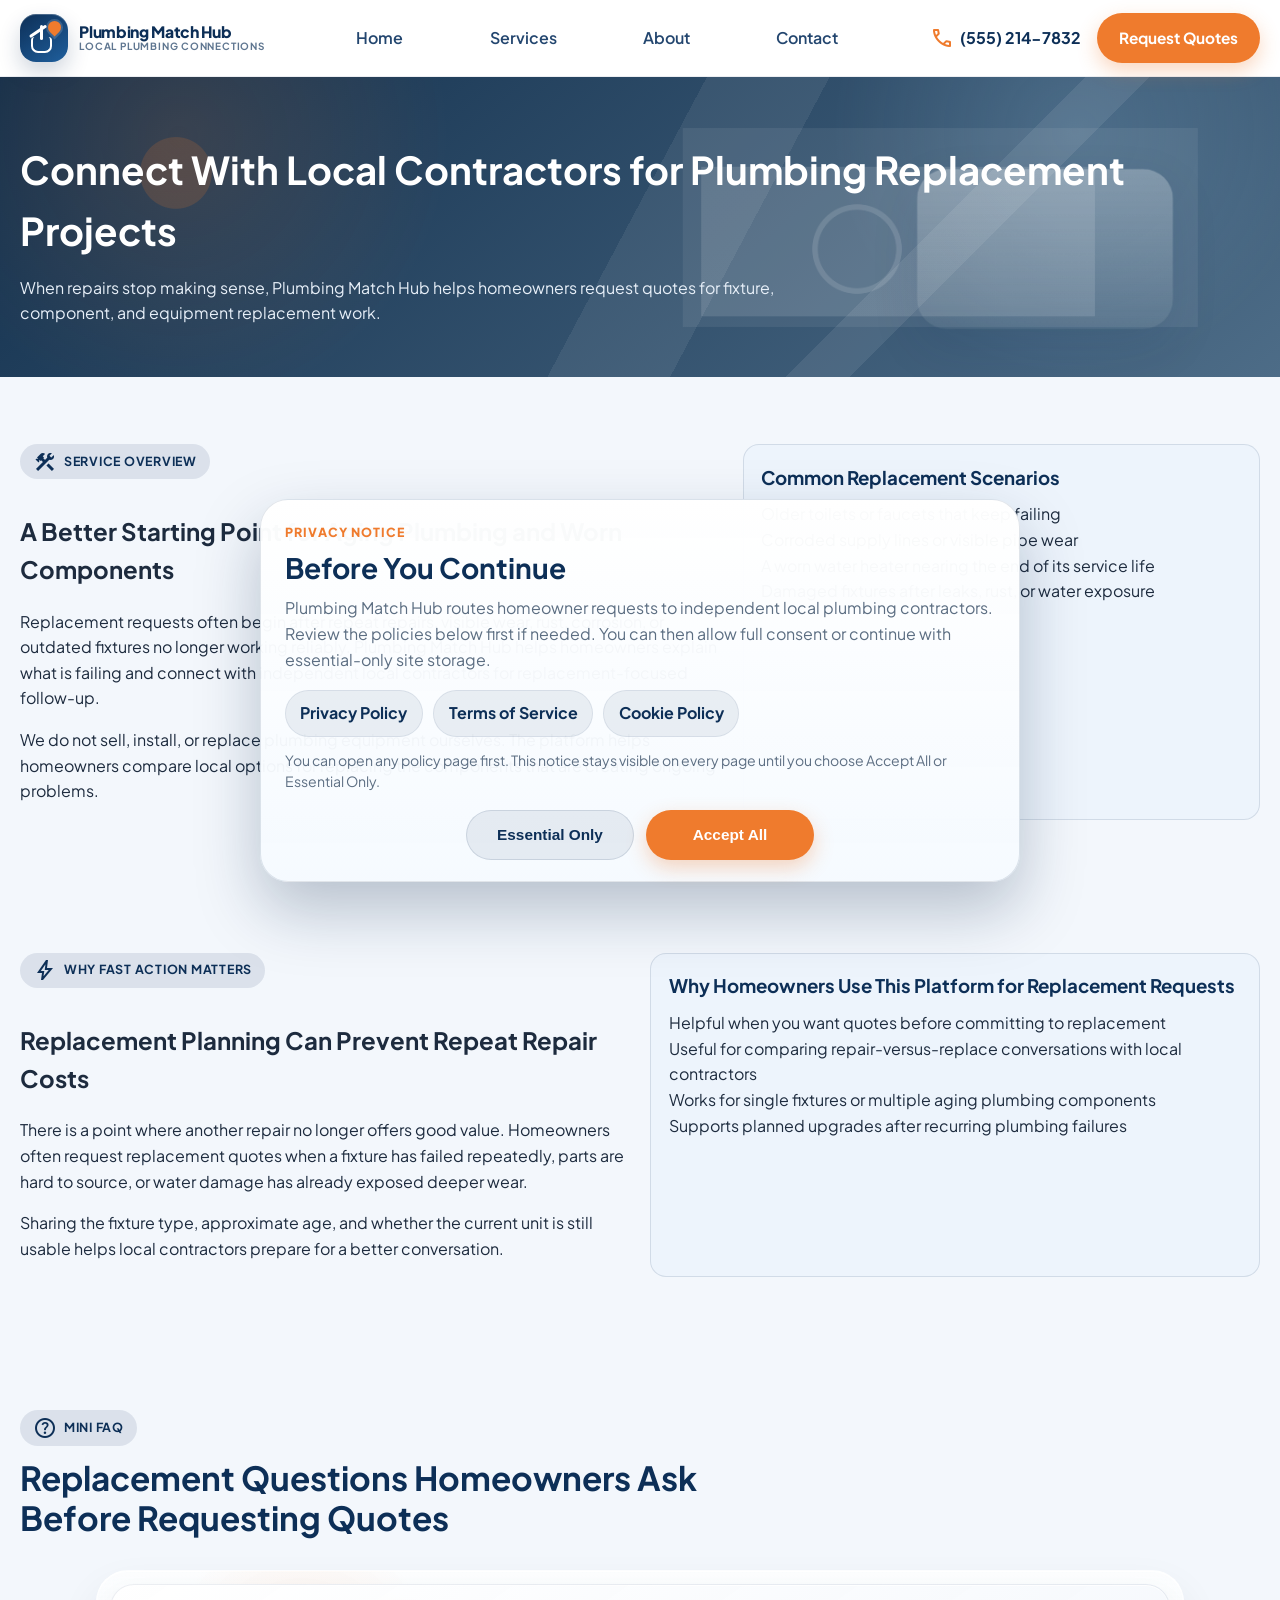
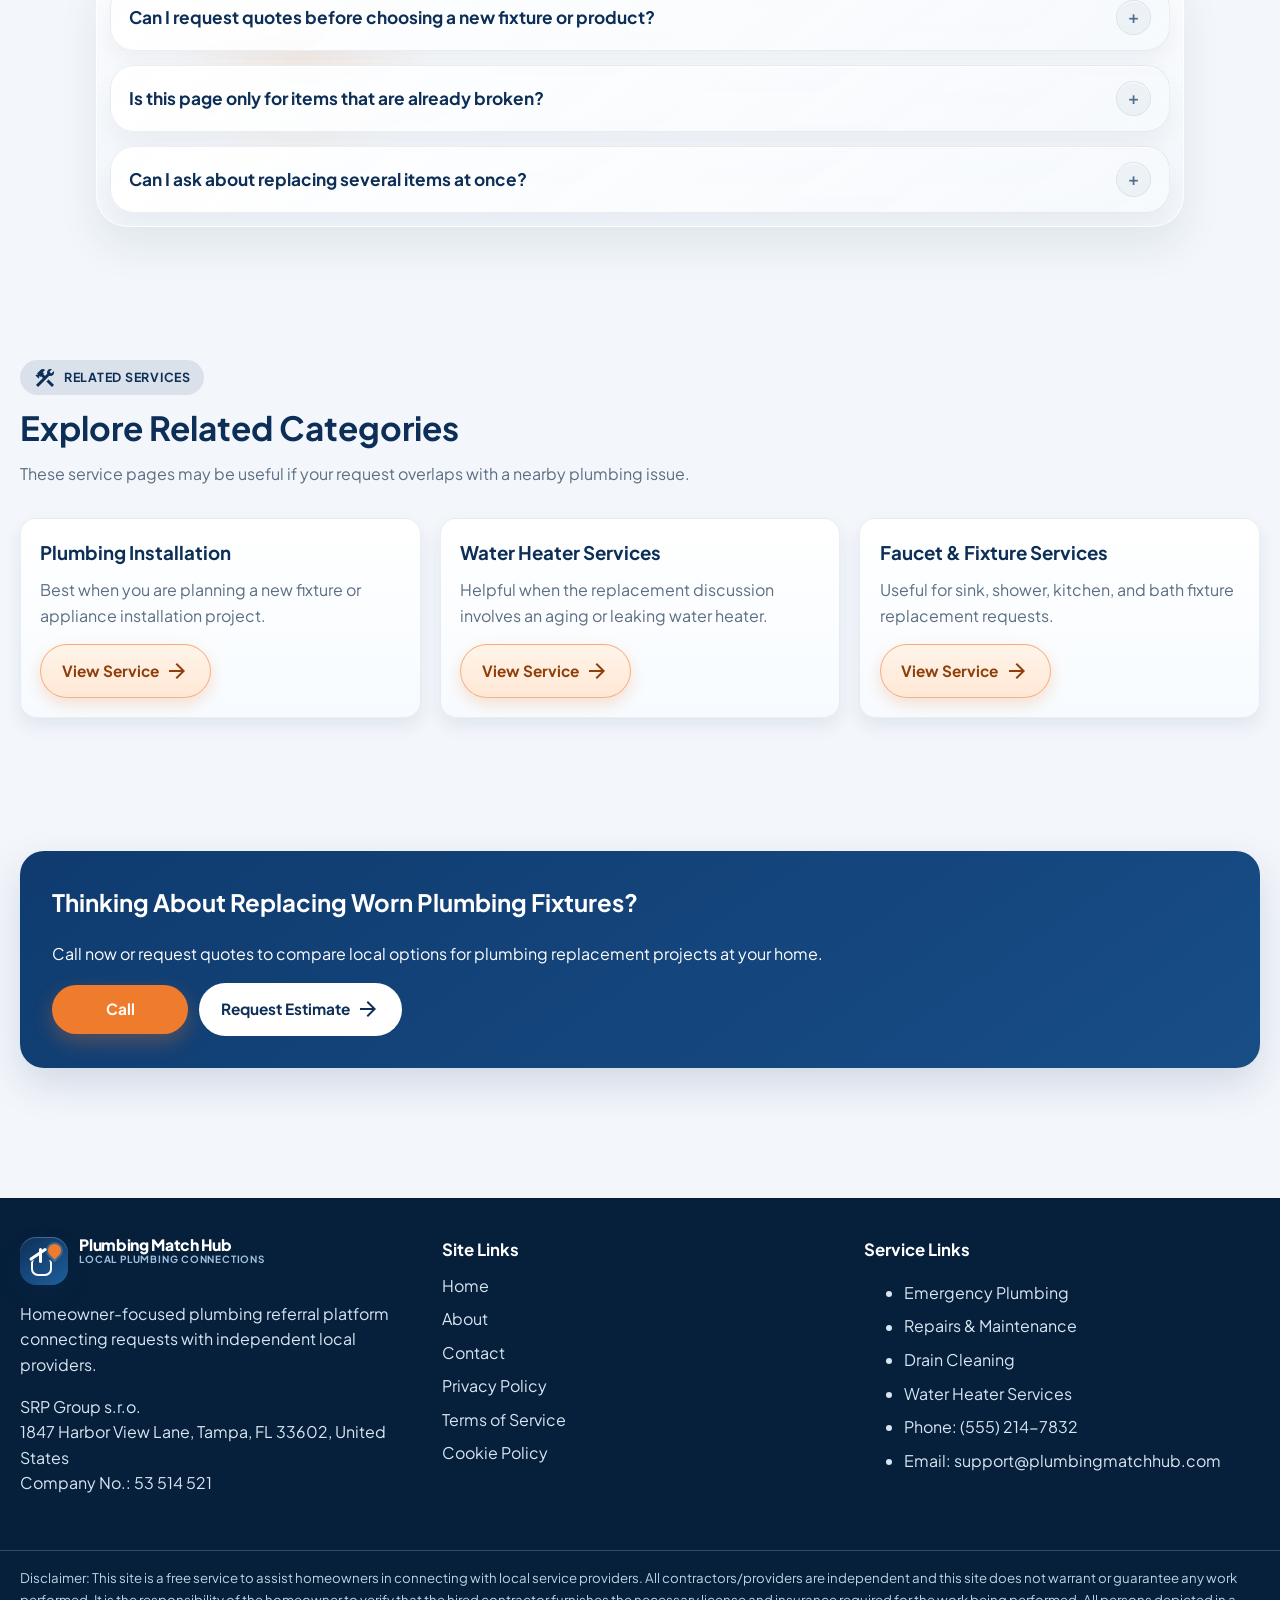
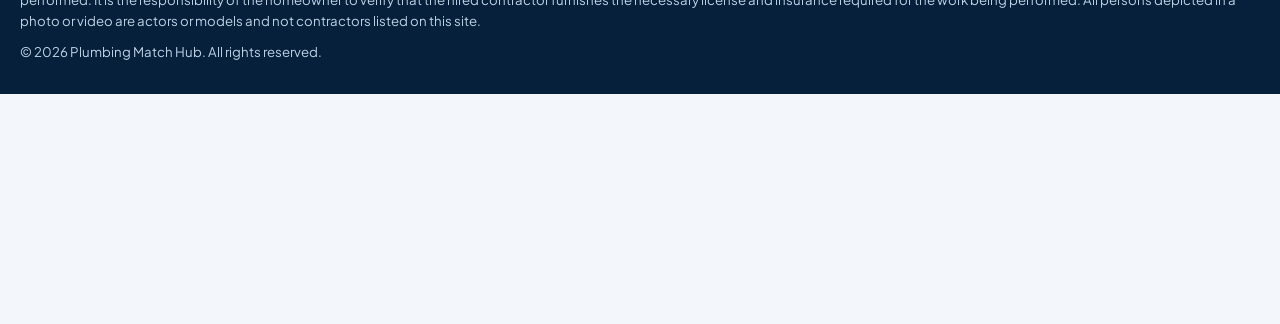
<file: services/plumbing-replacement.html>
<!doctype html>
<html lang="en">
  <head>
    <meta charset="UTF-8" />
    <meta name="viewport" content="width=device-width, initial-scale=1.0" />
    <title>Plumbing Replacement Connections | Plumbing Match Hub</title>
    <meta
      name="description"
      content="Connect with local contractors for plumbing replacement projects involving fixtures, aging pipes, worn toilets, faucets, and water heaters."
    />
    <link rel="preconnect" href="https://fonts.googleapis.com" />
    <link rel="preconnect" href="https://fonts.gstatic.com" crossorigin />
    <link
      href="https://fonts.googleapis.com/css2?family=Outfit:wght@600;700&family=Plus+Jakarta+Sans:wght@400;500;600;700;800&display=swap"
      rel="stylesheet"
    />
    <meta name="theme-color" content="#0d2f57" />
    <link rel="icon" href="../images/icons/favicon.svg" type="image/svg+xml" />
    <link rel="icon" href="../images/icons/favicon.ico" sizes="any" />
    <link rel="stylesheet" href="../css/main.css" />
    <link rel="stylesheet" href="../css/plumbing-replacement.css" />
  </head>
  <body class="page-replacement">
    <header class="site-header" aria-label="Site header">
      <div class="container header-inner">
        <a class="brand" href="../index.html"
          ><span class="brand-mark" aria-hidden="true"><span class="brand-glyph"></span></span>
          <span class="brand-text">
            <span class="brand-name">Plumbing Match Hub</span>
            <span class="brand-tagline">Local Plumbing Connections</span>
          </span></a
        >
        <nav class="desktop-nav" aria-label="Primary navigation">
          <ul>
            <li><a data-nav-link href="../index.html">Home</a></li>
            <li><a data-nav-link href="../index.html#services">Services</a></li>
            <li><a data-nav-link href="../about.html">About</a></li>
            <li><a data-nav-link href="../contact.html">Contact</a></li>
          </ul>
        </nav>
        <div class="header-cta">
          <a class="phone-link" href="tel:+15552147832">(555) 214-7832</a
          ><a class="btn btn-primary" href="../contact.html">Request Quotes</a
          ><a
            class="mobile-call-icon"
            href="tel:+15552147832"
            aria-label="Call now"
            >&#9742;</a
          ><button
            class="mobile-toggle"
            data-mobile-toggle
            aria-expanded="false"
            aria-controls="mobileMenu"
            aria-label="Open menu"
          >
            <span class="bar"></span><span class="bar"></span
            ><span class="bar"></span>
          </button>
        </div>
      </div>
      <div
        class="mobile-drawer"
        id="mobileMenu"
        data-mobile-drawer
        aria-hidden="true"
      >
        <nav aria-label="Mobile navigation">
          <ul>
            <li><a data-mobile-close href="../index.html">Home</a></li>
            <li>
              <a data-mobile-close href="../index.html#services">Services</a>
            </li>
            <li><a data-mobile-close href="../about.html">About</a></li>
            <li><a data-mobile-close href="../contact.html">Contact</a></li>
          </ul>
          <div class="drawer-cta">
            <a class="btn btn-primary" href="tel:+15552147832">Call</a
            ><a
              class="btn btn-secondary"
              href="../contact.html"
              data-mobile-close
              >Request Estimate</a
            >
          </div>
        </nav>
      </div>
      <div class="drawer-overlay" data-drawer-overlay></div>
    </header>

    <main>
      <section
        class="service-hero service-hero--replacement"
        aria-label="Plumbing Replacement hero"
      >
        <div class="container">
          <h1>Connect With Local Contractors for Plumbing Replacement Projects</h1>
          <p>
            When repairs stop making sense, Plumbing Match Hub helps homeowners request quotes for fixture, component, and equipment replacement work.
          </p>
        </div>
      </section>

      <section class="section" aria-label="Service overview">
        <div class="container content-grid">
          <article>
            <span class="badge">Service Overview</span>
            <h2>A Better Starting Point for Aging Plumbing and Worn Components</h2>
            <p>
              Replacement requests often begin after repeat repairs, visible wear, rust, corrosion, or outdated fixtures no longer working reliably. Plumbing Match Hub helps homeowners explain what is failing and connect with independent local contractors for replacement-focused follow-up.
            </p>
            <p>
              We do not sell, install, or replace plumbing equipment ourselves. The platform helps homeowners compare local options for replacing the components that are creating ongoing problems.
            </p>
          </article>
          <aside class="callout">
            <h3>Common Replacement Scenarios</h3>
            <ul class="legal-bullets">
              <li>Older toilets or faucets that keep failing</li>
              <li>Corroded supply lines or visible pipe wear</li>
              <li>A worn water heater nearing the end of its service life</li>
              <li>Damaged fixtures after leaks, rust, or water exposure</li>
            </ul>
          </aside>
        </div>
      </section>

      <section class="section" aria-label="Why fast action matters">
        <div class="container split-layout">
          <article>
            <span class="badge">Why Fast Action Matters</span>
            <h2>Replacement Planning Can Prevent Repeat Repair Costs</h2>
            <p>
              There is a point where another repair no longer offers good value. Homeowners often request replacement quotes when a fixture has failed repeatedly, parts are hard to source, or water damage has already exposed deeper wear.
            </p>
            <p>
              Sharing the fixture type, approximate age, and whether the current unit is still usable helps local contractors prepare for a better conversation.
            </p>
          </article>
          <aside class="callout">
            <h3>Why Homeowners Use This Platform for Replacement Requests</h3>
            <ul class="legal-bullets">
              <li>Helpful when you want quotes before committing to replacement</li>
              <li>Useful for comparing repair-versus-replace conversations with local contractors</li>
              <li>Works for single fixtures or multiple aging plumbing components</li>
              <li>Supports planned upgrades after recurring plumbing failures</li>
            </ul>
          </aside>
        </div>
      </section>

      <section class="section" aria-label="Mini FAQ">
        <div class="container">
          <div class="section-header">
            <span class="badge">Mini FAQ</span>
            <h2>Replacement Questions Homeowners Ask Before Requesting Quotes</h2>
          </div>
          <div class="faq-list">
            <article class="faq-item" data-faq-item>
              <button
                class="faq-question"
                data-faq-button
                aria-expanded="false"
              >
                Can I request quotes before choosing a new fixture or product?<span data-faq-icon>+</span>
              </button>
              <div class="faq-answer">
                <p>
                  Yes. Many homeowners use this page before they buy anything. You can describe the current problem and ask about replacement options first.
                </p>
              </div>
            </article>
            <article class="faq-item" data-faq-item>
              <button
                class="faq-question"
                data-faq-button
                aria-expanded="false"
              >
                Is this page only for items that are already broken?<span data-faq-icon>+</span>
              </button>
              <div class="faq-answer">
                <p>
                  No. It also fits outdated, inefficient, rusted, or repeatedly failing plumbing components that are still technically working but likely near replacement time.
                </p>
              </div>
            </article>
            <article class="faq-item" data-faq-item>
              <button
                class="faq-question"
                data-faq-button
                aria-expanded="false"
              >
                Can I ask about replacing several items at once?<span data-faq-icon>+</span>
              </button>
              <div class="faq-answer">
                <p>
                  Yes. If you are planning a broader update, include all of the components you want to discuss so the request is routed with the full scope in mind.
                </p>
              </div>
            </article>
          </div>
        </div>
      </section>

      <section class="section" aria-label="Related services">
        <div class="container">
          <div class="section-header">
            <span class="badge">Related Services</span>
            <h2>Explore Related Categories</h2>
            <p>
              These service pages may be useful if your request overlaps with a nearby plumbing issue.
            </p>
          </div>
          <div class="card-grid service-grid">
            <article class="related-card">
              <h3>Plumbing Installation</h3>
              <p>Best when you are planning a new fixture or appliance installation project.</p>
              <a class="btn btn-ghost" href="plumbing-installation.html">View Service</a>
            </article>
            <article class="related-card">
              <h3>Water Heater Services</h3>
              <p>Helpful when the replacement discussion involves an aging or leaking water heater.</p>
              <a class="btn btn-ghost" href="water-heater-services.html">View Service</a>
            </article>
            <article class="related-card">
              <h3>Faucet &amp; Fixture Services</h3>
              <p>Useful for sink, shower, kitchen, and bath fixture replacement requests.</p>
              <a class="btn btn-ghost" href="faucet-fixture-services.html">View Service</a>
            </article>
          </div>
        </div>
      </section>

      <section class="section" aria-label="Final CTA">
        <div class="container">
          <div class="cta-band">
            <h2>Thinking About Replacing Worn Plumbing Fixtures?</h2>
            <p>
              Call now or request quotes to compare local options for plumbing replacement projects at your home.
            </p>
            <div class="cta-actions">
              <a class="btn btn-primary" href="tel:+15552147832">Call</a>
              <a class="btn btn-secondary" href="../contact.html"
                >Request Estimate</a
              >
            </div>
          </div>
        </div>
      </section>
    </main>

    <footer class="site-footer" aria-label="Footer">
      <div class="container footer-top">
        <section class="footer-brand">
          <a class="brand" href="../index.html"
            ><span class="brand-mark" aria-hidden="true"><span class="brand-glyph"></span></span>
          <span class="brand-text">
            <span class="brand-name">Plumbing Match Hub</span>
            <span class="brand-tagline">Local Plumbing Connections</span>
          </span></a
          >
          <p>
            Homeowner-focused plumbing referral platform connecting requests
            with independent local providers.
          </p>
          <p>
            SRP Group s.r.o.<br />1847 Harbor View Lane, Tampa, FL 33602, United States<br />Company No.: 53 514 521
          </p>
        </section>
        <section class="footer-links">
          <h3>Site Links</h3>
          <ul>
            <li><a href="../index.html">Home</a></li>
            <li><a href="../about.html">About</a></li>
            <li><a href="../contact.html">Contact</a></li>
            <li><a href="../privacy-policy.html">Privacy Policy</a></li>
            <li><a href="../terms-of-service.html">Terms of Service</a></li>
            <li><a href="../cookie-policy.html">Cookie Policy</a></li>
          </ul>
        </section>
        <section class="footer-contact">
          <h3>Service Links</h3>
          <ul>
            <li><a href="emergency-plumbing.html">Emergency Plumbing</a></li>
            <li>
              <a href="plumbing-repairs-maintenance.html"
                >Repairs &amp; Maintenance</a
              >
            </li>
            <li><a href="drain-cleaning.html">Drain Cleaning</a></li>
            <li>
              <a href="water-heater-services.html">Water Heater Services</a>
            </li>
            <li><a href="tel:+15552147832">Phone: (555) 214-7832</a></li>
            <li>
              <a href="mailto:support@plumbingmatchhub.com"
                >Email: support@plumbingmatchhub.com</a
              >
            </li>
          </ul>
        </section>
      </div>
      <div class="footer-bottom">
        <div class="container">
          <p>
            Disclaimer: This site is a free service to assist homeowners in
            connecting with local service providers. All contractors/providers
            are independent and this site does not warrant or guarantee any work
            performed. It is the responsibility of the homeowner to verify that
            the hired contractor furnishes the necessary license and insurance
            required for the work being performed. All persons depicted in a
            photo or video are actors or models and not contractors listed on
            this site.
          </p>
          <p>
            &copy; <span data-current-year></span> Plumbing Match Hub. All
            rights reserved.
          </p>
        </div>
      </div>
    </footer>

    <a
      class="floating-call"
      data-floating-call
      href="tel:+15552147832"
      aria-label="Call Plumbing Match Hub"
      >Call Now</a
    >

    <script src="../js/main.js" defer></script>
    <script src="../js/mobile-menu.js" defer></script>
    <script src="../js/faq.js" defer></script>
    <script src="../js/sticky-call.js" defer></script>
  </body>
</html>
</file>
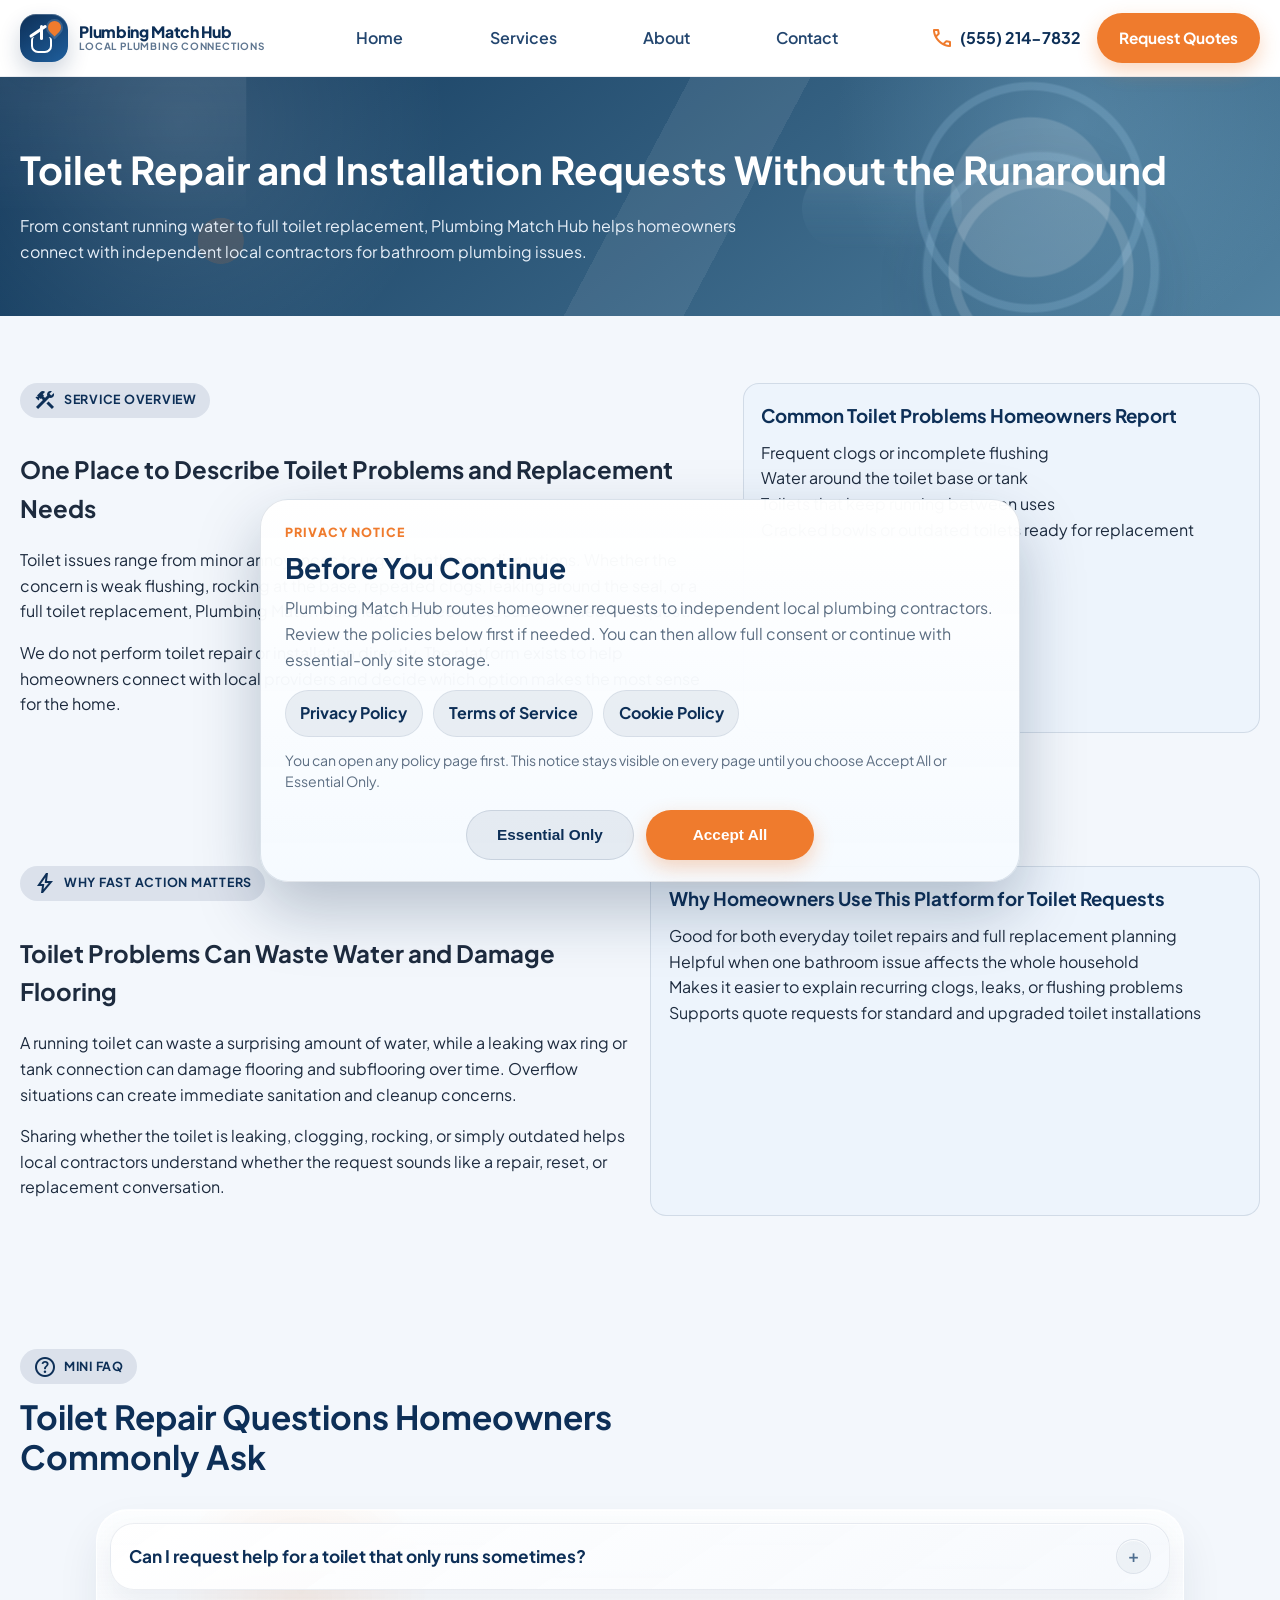
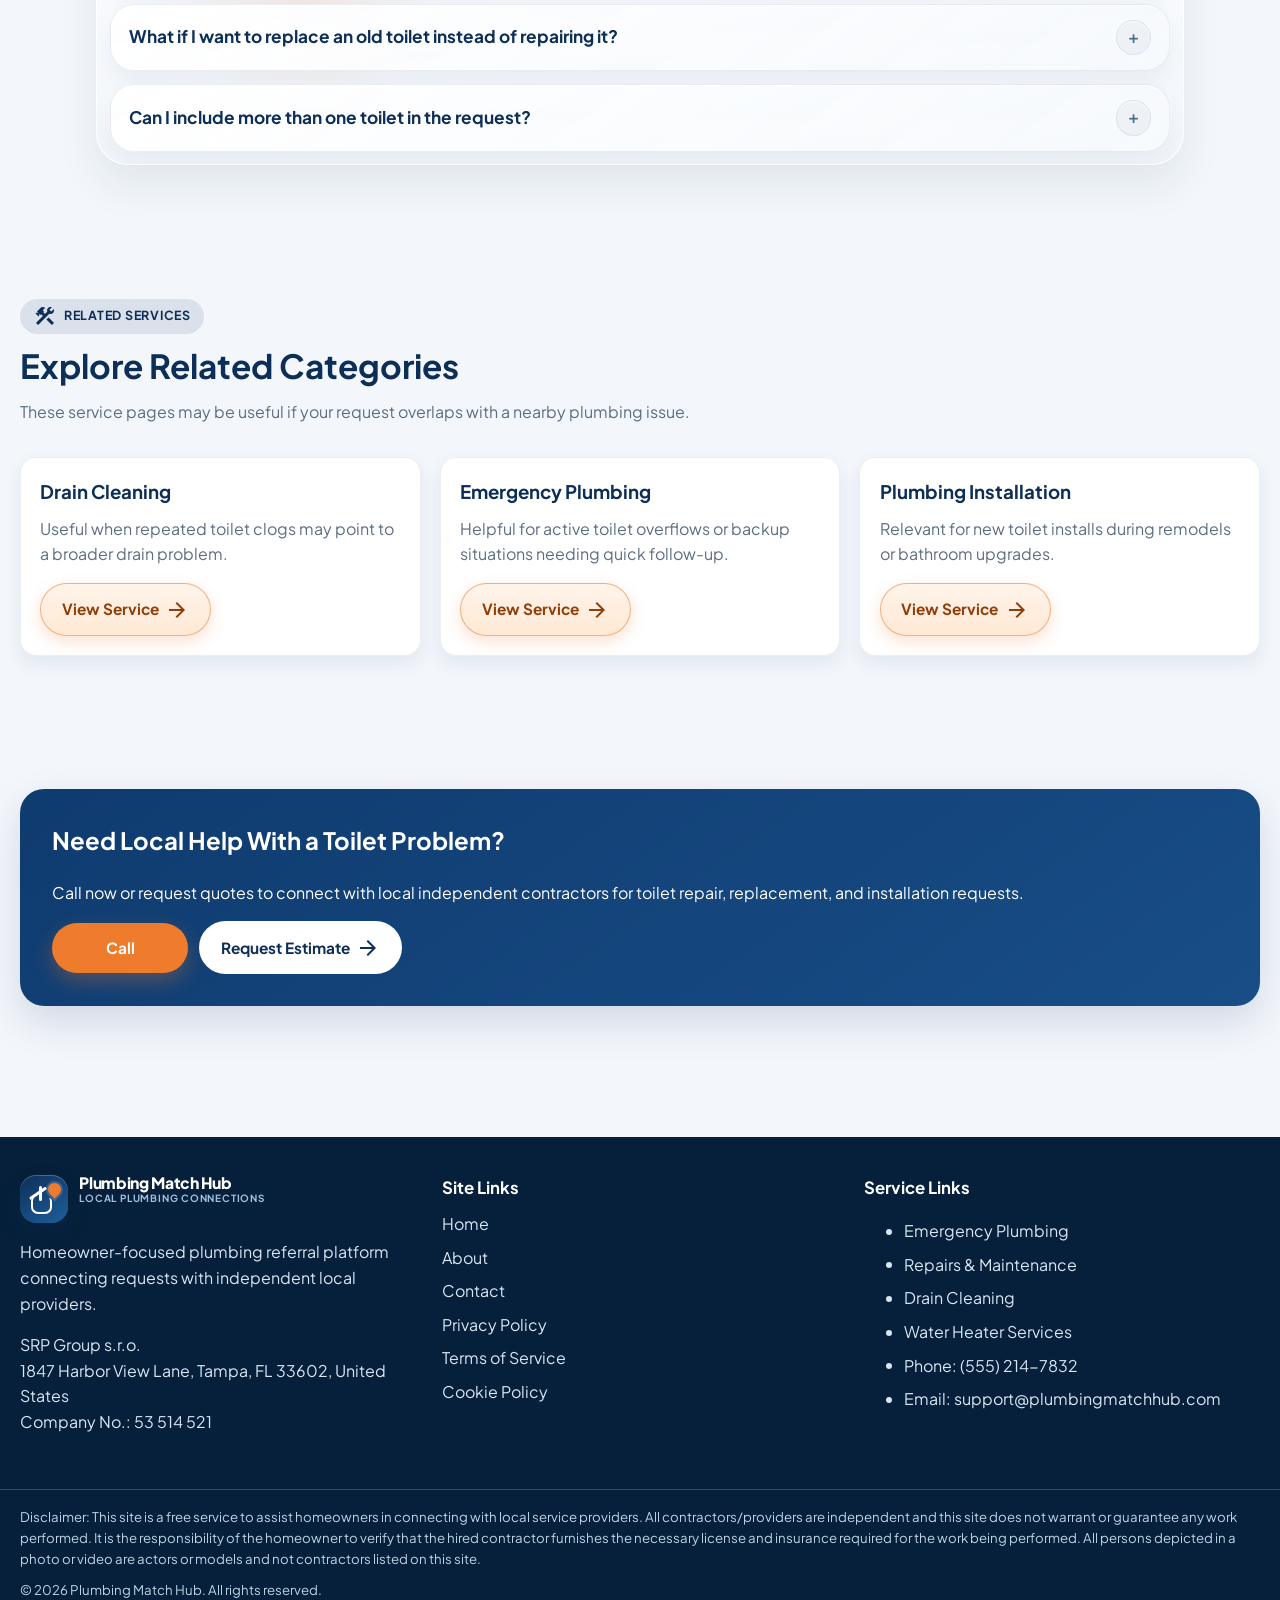
<file: services/toilet-repair-installation.html>
<!doctype html>
<html lang="en">
  <head>
    <meta charset="UTF-8" />
    <meta name="viewport" content="width=device-width, initial-scale=1.0" />
    <title>Toilet Repair and Installation Connections | Plumbing Match Hub</title>
    <meta
      name="description"
      content="Connect with local contractors for toilet leaks, weak flushing, overflows, toilet replacement, and new installation requests."
    />
    <link rel="preconnect" href="https://fonts.googleapis.com" />
    <link rel="preconnect" href="https://fonts.gstatic.com" crossorigin />
    <link
      href="https://fonts.googleapis.com/css2?family=Outfit:wght@600;700&family=Plus+Jakarta+Sans:wght@400;500;600;700;800&display=swap"
      rel="stylesheet"
    />
    <meta name="theme-color" content="#0d2f57" />
    <link rel="icon" href="../images/icons/favicon.svg" type="image/svg+xml" />
    <link rel="icon" href="../images/icons/favicon.ico" sizes="any" />
    <link rel="stylesheet" href="../css/main.css" />
    <link rel="stylesheet" href="../css/toilet-repair-installation.css" />
  </head>
  <body class="page-toilet">
    <header class="site-header" aria-label="Site header">
      <div class="container header-inner">
        <a class="brand" href="../index.html"
          ><span class="brand-mark" aria-hidden="true"><span class="brand-glyph"></span></span>
          <span class="brand-text">
            <span class="brand-name">Plumbing Match Hub</span>
            <span class="brand-tagline">Local Plumbing Connections</span>
          </span></a
        >
        <nav class="desktop-nav" aria-label="Primary navigation">
          <ul>
            <li><a data-nav-link href="../index.html">Home</a></li>
            <li><a data-nav-link href="../index.html#services">Services</a></li>
            <li><a data-nav-link href="../about.html">About</a></li>
            <li><a data-nav-link href="../contact.html">Contact</a></li>
          </ul>
        </nav>
        <div class="header-cta">
          <a class="phone-link" href="tel:+15552147832">(555) 214-7832</a
          ><a class="btn btn-primary" href="../contact.html">Request Quotes</a
          ><a
            class="mobile-call-icon"
            href="tel:+15552147832"
            aria-label="Call now"
            >&#9742;</a
          ><button
            class="mobile-toggle"
            data-mobile-toggle
            aria-expanded="false"
            aria-controls="mobileMenu"
            aria-label="Open menu"
          >
            <span class="bar"></span><span class="bar"></span
            ><span class="bar"></span>
          </button>
        </div>
      </div>
      <div
        class="mobile-drawer"
        id="mobileMenu"
        data-mobile-drawer
        aria-hidden="true"
      >
        <nav aria-label="Mobile navigation">
          <ul>
            <li><a data-mobile-close href="../index.html">Home</a></li>
            <li>
              <a data-mobile-close href="../index.html#services">Services</a>
            </li>
            <li><a data-mobile-close href="../about.html">About</a></li>
            <li><a data-mobile-close href="../contact.html">Contact</a></li>
          </ul>
          <div class="drawer-cta">
            <a class="btn btn-primary" href="tel:+15552147832">Call</a
            ><a
              class="btn btn-secondary"
              href="../contact.html"
              data-mobile-close
              >Request Estimate</a
            >
          </div>
        </nav>
      </div>
      <div class="drawer-overlay" data-drawer-overlay></div>
    </header>

    <main>
      <section
        class="service-hero service-hero--toilet"
        aria-label="Toilet Repair & Installation hero"
      >
        <div class="container">
          <h1>Toilet Repair and Installation Requests Without the Runaround</h1>
          <p>
            From constant running water to full toilet replacement, Plumbing Match Hub helps homeowners connect with independent local contractors for bathroom plumbing issues.
          </p>
        </div>
      </section>

      <section class="section" aria-label="Service overview">
        <div class="container content-grid">
          <article>
            <span class="badge">Service Overview</span>
            <h2>One Place to Describe Toilet Problems and Replacement Needs</h2>
            <p>
              Toilet issues range from minor annoyances to urgent bathroom disruptions. Whether the concern is weak flushing, rocking at the base, repeated clogs, leaking around the seal, or a full toilet replacement, Plumbing Match Hub helps homeowners submit a clearer request.
            </p>
            <p>
              We do not perform toilet repair or installation directly. The platform exists to help homeowners connect with local providers and decide which option makes the most sense for the home.
            </p>
          </article>
          <aside class="callout">
            <h3>Common Toilet Problems Homeowners Report</h3>
            <ul class="legal-bullets">
              <li>Frequent clogs or incomplete flushing</li>
              <li>Water around the toilet base or tank</li>
              <li>Toilets that keep running between uses</li>
              <li>Cracked bowls or outdated toilets ready for replacement</li>
            </ul>
          </aside>
        </div>
      </section>

      <section class="section" aria-label="Why fast action matters">
        <div class="container split-layout">
          <article>
            <span class="badge">Why Fast Action Matters</span>
            <h2>Toilet Problems Can Waste Water and Damage Flooring</h2>
            <p>
              A running toilet can waste a surprising amount of water, while a leaking wax ring or tank connection can damage flooring and subflooring over time. Overflow situations can create immediate sanitation and cleanup concerns.
            </p>
            <p>
              Sharing whether the toilet is leaking, clogging, rocking, or simply outdated helps local contractors understand whether the request sounds like a repair, reset, or replacement conversation.
            </p>
          </article>
          <aside class="callout">
            <h3>Why Homeowners Use This Platform for Toilet Requests</h3>
            <ul class="legal-bullets">
              <li>Good for both everyday toilet repairs and full replacement planning</li>
              <li>Helpful when one bathroom issue affects the whole household</li>
              <li>Makes it easier to explain recurring clogs, leaks, or flushing problems</li>
              <li>Supports quote requests for standard and upgraded toilet installations</li>
            </ul>
          </aside>
        </div>
      </section>

      <section class="section" aria-label="Mini FAQ">
        <div class="container">
          <div class="section-header">
            <span class="badge">Mini FAQ</span>
            <h2>Toilet Repair Questions Homeowners Commonly Ask</h2>
          </div>
          <div class="faq-list">
            <article class="faq-item" data-faq-item>
              <button
                class="faq-question"
                data-faq-button
                aria-expanded="false"
              >
                Can I request help for a toilet that only runs sometimes?<span data-faq-icon>+</span>
              </button>
              <div class="faq-answer">
                <p>
                  Yes. Intermittent running, weak flushing, and occasional leaks are all appropriate issues to describe here.
                </p>
              </div>
            </article>
            <article class="faq-item" data-faq-item>
              <button
                class="faq-question"
                data-faq-button
                aria-expanded="false"
              >
                What if I want to replace an old toilet instead of repairing it?<span data-faq-icon>+</span>
              </button>
              <div class="faq-answer">
                <p>
                  That is a common use for this page. You can request quotes for replacement, new installation, or evaluation of whether repair still makes sense.
                </p>
              </div>
            </article>
            <article class="faq-item" data-faq-item>
              <button
                class="faq-question"
                data-faq-button
                aria-expanded="false"
              >
                Can I include more than one toilet in the request?<span data-faq-icon>+</span>
              </button>
              <div class="faq-answer">
                <p>
                  Yes. If multiple bathrooms have issues, add that information so local contractors understand the full scope.
                </p>
              </div>
            </article>
          </div>
        </div>
      </section>

      <section class="section" aria-label="Related services">
        <div class="container">
          <div class="section-header">
            <span class="badge">Related Services</span>
            <h2>Explore Related Categories</h2>
            <p>
              These service pages may be useful if your request overlaps with a nearby plumbing issue.
            </p>
          </div>
          <div class="card-grid service-grid">
            <article class="related-card">
              <h3>Drain Cleaning</h3>
              <p>Useful when repeated toilet clogs may point to a broader drain problem.</p>
              <a class="btn btn-ghost" href="drain-cleaning.html">View Service</a>
            </article>
            <article class="related-card">
              <h3>Emergency Plumbing</h3>
              <p>Helpful for active toilet overflows or backup situations needing quick follow-up.</p>
              <a class="btn btn-ghost" href="emergency-plumbing.html">View Service</a>
            </article>
            <article class="related-card">
              <h3>Plumbing Installation</h3>
              <p>Relevant for new toilet installs during remodels or bathroom upgrades.</p>
              <a class="btn btn-ghost" href="plumbing-installation.html">View Service</a>
            </article>
          </div>
        </div>
      </section>

      <section class="section" aria-label="Final CTA">
        <div class="container">
          <div class="cta-band">
            <h2>Need Local Help With a Toilet Problem?</h2>
            <p>
              Call now or request quotes to connect with local independent contractors for toilet repair, replacement, and installation requests.
            </p>
            <div class="cta-actions">
              <a class="btn btn-primary" href="tel:+15552147832">Call</a>
              <a class="btn btn-secondary" href="../contact.html"
                >Request Estimate</a
              >
            </div>
          </div>
        </div>
      </section>
    </main>

    <footer class="site-footer" aria-label="Footer">
      <div class="container footer-top">
        <section class="footer-brand">
          <a class="brand" href="../index.html"
            ><span class="brand-mark" aria-hidden="true"><span class="brand-glyph"></span></span>
          <span class="brand-text">
            <span class="brand-name">Plumbing Match Hub</span>
            <span class="brand-tagline">Local Plumbing Connections</span>
          </span></a
          >
          <p>
            Homeowner-focused plumbing referral platform connecting requests
            with independent local providers.
          </p>
          <p>
            SRP Group s.r.o.<br />1847 Harbor View Lane, Tampa, FL 33602, United States<br />Company No.: 53 514 521
          </p>
        </section>
        <section class="footer-links">
          <h3>Site Links</h3>
          <ul>
            <li><a href="../index.html">Home</a></li>
            <li><a href="../about.html">About</a></li>
            <li><a href="../contact.html">Contact</a></li>
            <li><a href="../privacy-policy.html">Privacy Policy</a></li>
            <li><a href="../terms-of-service.html">Terms of Service</a></li>
            <li><a href="../cookie-policy.html">Cookie Policy</a></li>
          </ul>
        </section>
        <section class="footer-contact">
          <h3>Service Links</h3>
          <ul>
            <li><a href="emergency-plumbing.html">Emergency Plumbing</a></li>
            <li>
              <a href="plumbing-repairs-maintenance.html"
                >Repairs &amp; Maintenance</a
              >
            </li>
            <li><a href="drain-cleaning.html">Drain Cleaning</a></li>
            <li>
              <a href="water-heater-services.html">Water Heater Services</a>
            </li>
            <li><a href="tel:+15552147832">Phone: (555) 214-7832</a></li>
            <li>
              <a href="mailto:support@plumbingmatchhub.com"
                >Email: support@plumbingmatchhub.com</a
              >
            </li>
          </ul>
        </section>
      </div>
      <div class="footer-bottom">
        <div class="container">
          <p>
            Disclaimer: This site is a free service to assist homeowners in
            connecting with local service providers. All contractors/providers
            are independent and this site does not warrant or guarantee any work
            performed. It is the responsibility of the homeowner to verify that
            the hired contractor furnishes the necessary license and insurance
            required for the work being performed. All persons depicted in a
            photo or video are actors or models and not contractors listed on
            this site.
          </p>
          <p>
            &copy; <span data-current-year></span> Plumbing Match Hub. All
            rights reserved.
          </p>
        </div>
      </div>
    </footer>

    <a
      class="floating-call"
      data-floating-call
      href="tel:+15552147832"
      aria-label="Call Plumbing Match Hub"
      >Call Now</a
    >

    <script src="../js/main.js" defer></script>
    <script src="../js/mobile-menu.js" defer></script>
    <script src="../js/faq.js" defer></script>
    <script src="../js/sticky-call.js" defer></script>
  </body>
</html>
</file>
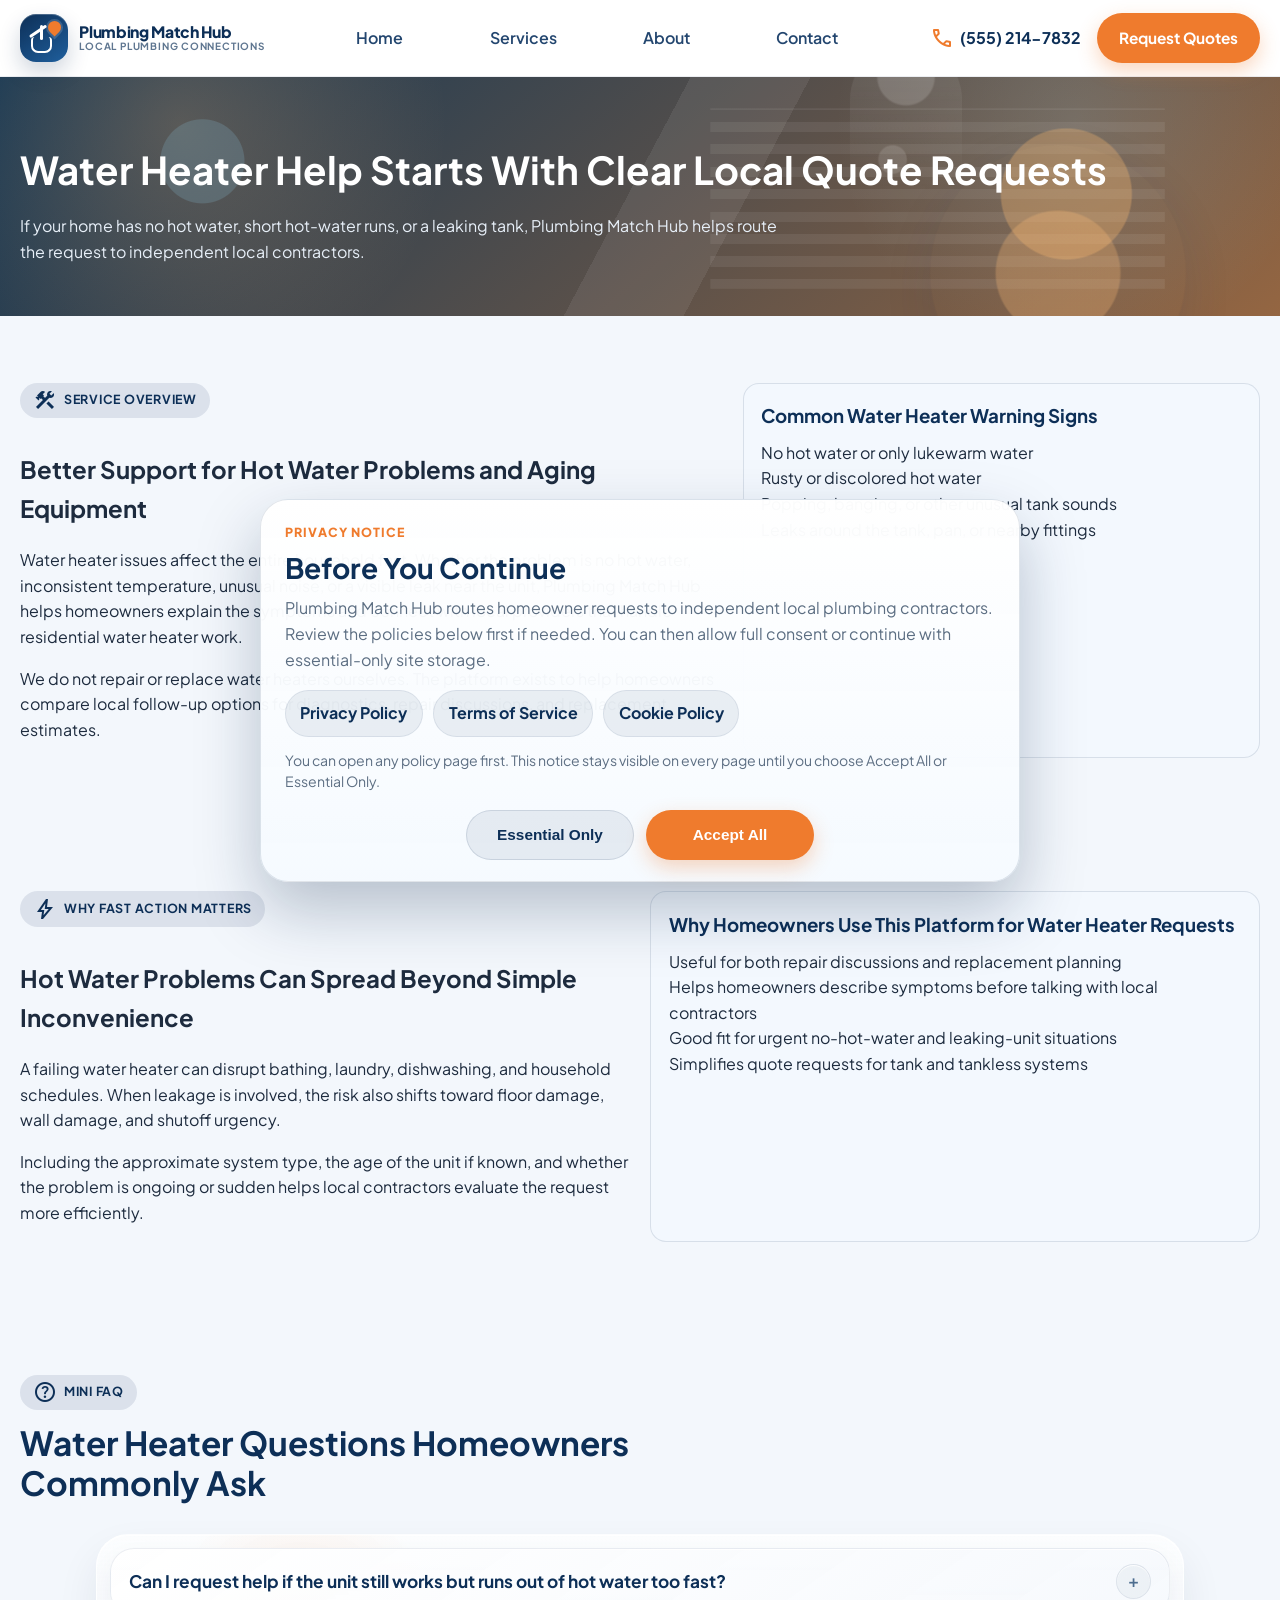
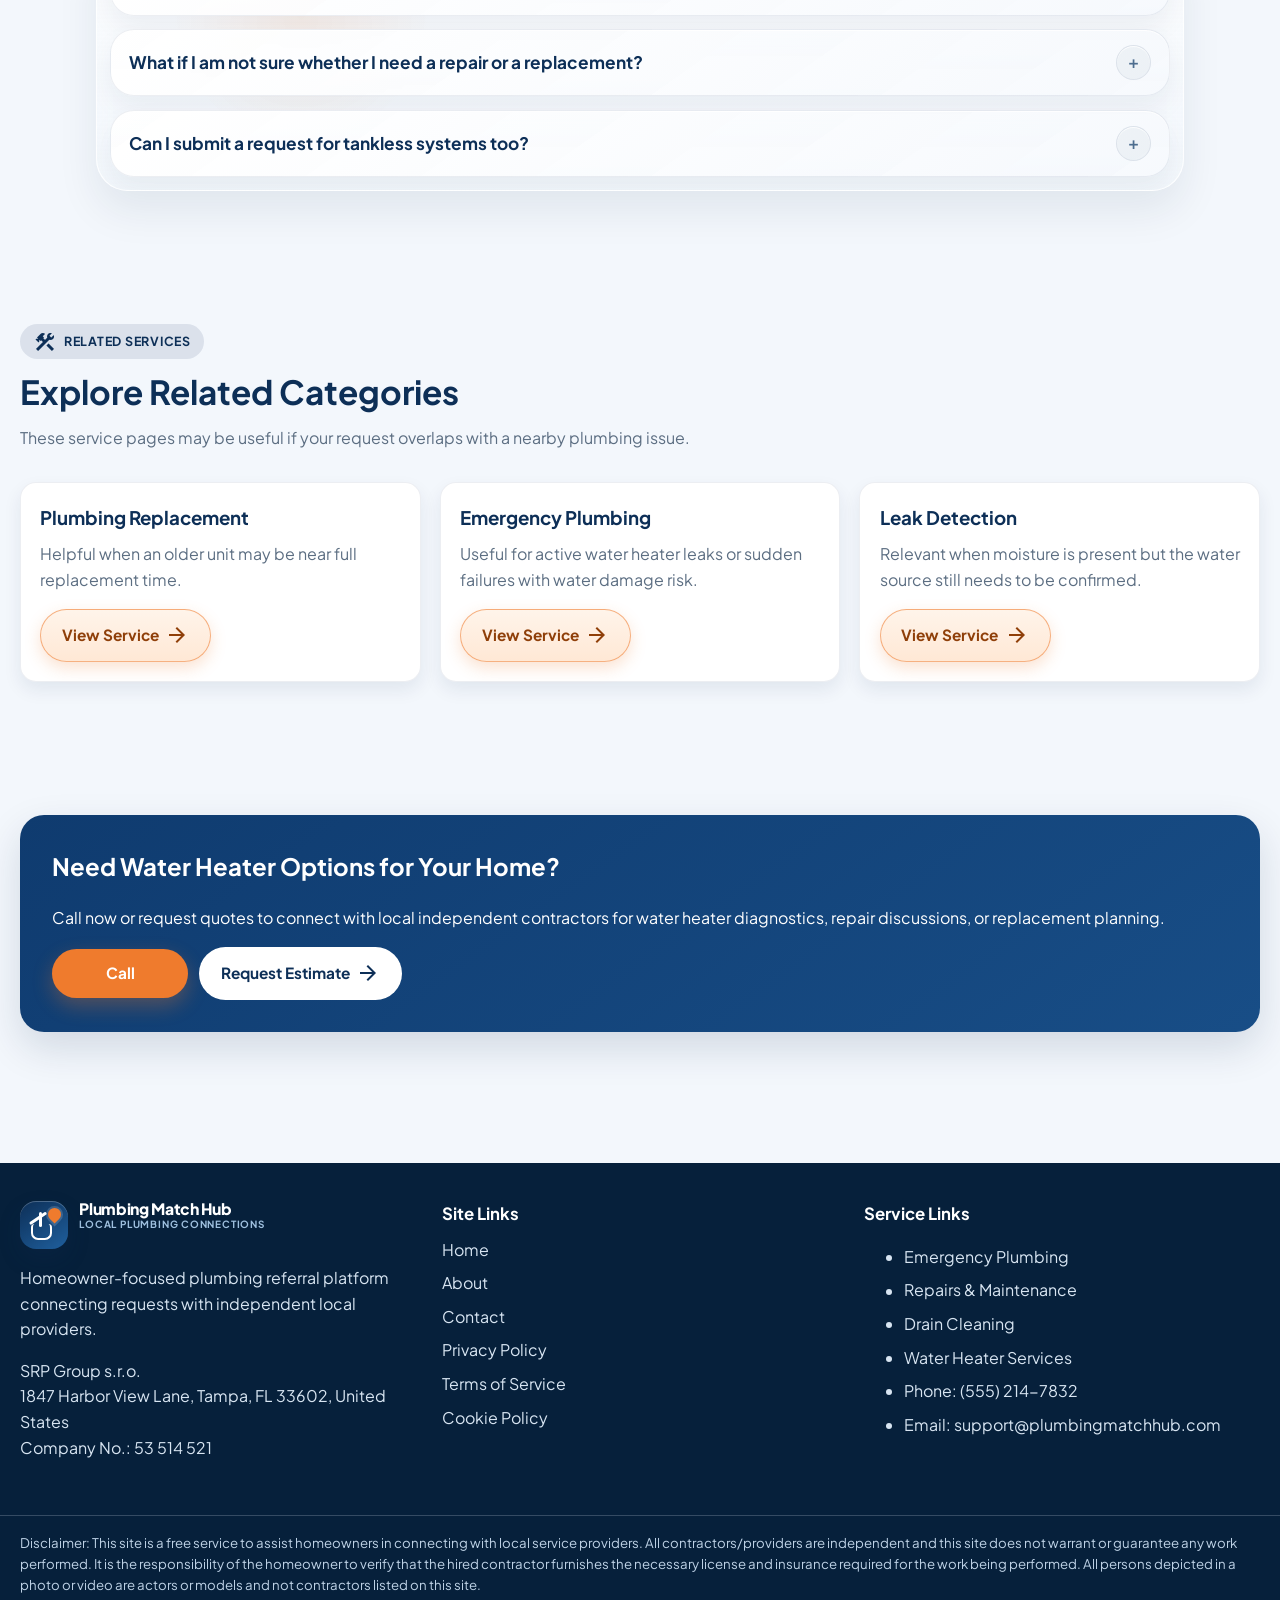
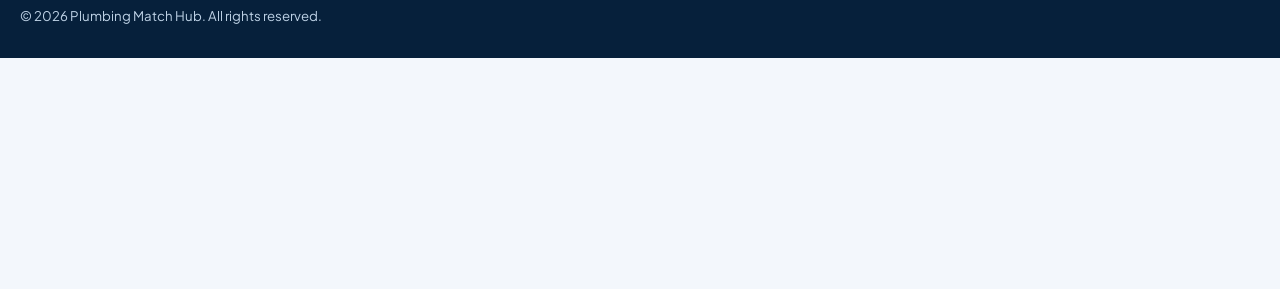
<file: services/water-heater-services.html>
<!doctype html>
<html lang="en">
  <head>
    <meta charset="UTF-8" />
    <meta name="viewport" content="width=device-width, initial-scale=1.0" />
    <title>Water Heater Connections | Plumbing Match Hub</title>
    <meta
      name="description"
      content="Connect with local water heater contractors for no-hot-water issues, tank leaks, temperature problems, and replacement planning."
    />
    <link rel="preconnect" href="https://fonts.googleapis.com" />
    <link rel="preconnect" href="https://fonts.gstatic.com" crossorigin />
    <link
      href="https://fonts.googleapis.com/css2?family=Outfit:wght@600;700&family=Plus+Jakarta+Sans:wght@400;500;600;700;800&display=swap"
      rel="stylesheet"
    />
    <meta name="theme-color" content="#0d2f57" />
    <link rel="icon" href="../images/icons/favicon.svg" type="image/svg+xml" />
    <link rel="icon" href="../images/icons/favicon.ico" sizes="any" />
    <link rel="stylesheet" href="../css/main.css" />
    <link rel="stylesheet" href="../css/water-heater-services.css" />
  </head>
  <body class="page-water-heater">
    <header class="site-header" aria-label="Site header">
      <div class="container header-inner">
        <a class="brand" href="../index.html"
          ><span class="brand-mark" aria-hidden="true"><span class="brand-glyph"></span></span>
          <span class="brand-text">
            <span class="brand-name">Plumbing Match Hub</span>
            <span class="brand-tagline">Local Plumbing Connections</span>
          </span></a
        >
        <nav class="desktop-nav" aria-label="Primary navigation">
          <ul>
            <li><a data-nav-link href="../index.html">Home</a></li>
            <li><a data-nav-link href="../index.html#services">Services</a></li>
            <li><a data-nav-link href="../about.html">About</a></li>
            <li><a data-nav-link href="../contact.html">Contact</a></li>
          </ul>
        </nav>
        <div class="header-cta">
          <a class="phone-link" href="tel:+15552147832">(555) 214-7832</a
          ><a class="btn btn-primary" href="../contact.html">Request Quotes</a
          ><a
            class="mobile-call-icon"
            href="tel:+15552147832"
            aria-label="Call now"
            >&#9742;</a
          ><button
            class="mobile-toggle"
            data-mobile-toggle
            aria-expanded="false"
            aria-controls="mobileMenu"
            aria-label="Open menu"
          >
            <span class="bar"></span><span class="bar"></span
            ><span class="bar"></span>
          </button>
        </div>
      </div>
      <div
        class="mobile-drawer"
        id="mobileMenu"
        data-mobile-drawer
        aria-hidden="true"
      >
        <nav aria-label="Mobile navigation">
          <ul>
            <li><a data-mobile-close href="../index.html">Home</a></li>
            <li>
              <a data-mobile-close href="../index.html#services">Services</a>
            </li>
            <li><a data-mobile-close href="../about.html">About</a></li>
            <li><a data-mobile-close href="../contact.html">Contact</a></li>
          </ul>
          <div class="drawer-cta">
            <a class="btn btn-primary" href="tel:+15552147832">Call</a
            ><a
              class="btn btn-secondary"
              href="../contact.html"
              data-mobile-close
              >Request Estimate</a
            >
          </div>
        </nav>
      </div>
      <div class="drawer-overlay" data-drawer-overlay></div>
    </header>

    <main>
      <section
        class="service-hero service-hero--water-heater"
        aria-label="Water Heater Services hero"
      >
        <div class="container">
          <h1>Water Heater Help Starts With Clear Local Quote Requests</h1>
          <p>
            If your home has no hot water, short hot-water runs, or a leaking tank, Plumbing Match Hub helps route the request to independent local contractors.
          </p>
        </div>
      </section>

      <section class="section" aria-label="Service overview">
        <div class="container content-grid">
          <article>
            <span class="badge">Service Overview</span>
            <h2>Better Support for Hot Water Problems and Aging Equipment</h2>
            <p>
              Water heater issues affect the entire household fast. Whether the problem is no hot water, inconsistent temperature, unusual noise, or a visible leak near the unit, Plumbing Match Hub helps homeowners explain the symptoms and connect with local providers that handle residential water heater work.
            </p>
            <p>
              We do not repair or replace water heaters ourselves. The platform exists to help homeowners compare local follow-up options for diagnostics, repair discussions, and replacement estimates.
            </p>
          </article>
          <aside class="callout">
            <h3>Common Water Heater Warning Signs</h3>
            <ul class="legal-bullets">
              <li>No hot water or only lukewarm water</li>
              <li>Rusty or discolored hot water</li>
              <li>Popping, banging, or other unusual tank sounds</li>
              <li>Leaks around the tank, pan, or nearby fittings</li>
            </ul>
          </aside>
        </div>
      </section>

      <section class="section" aria-label="Why fast action matters">
        <div class="container split-layout">
          <article>
            <span class="badge">Why Fast Action Matters</span>
            <h2>Hot Water Problems Can Spread Beyond Simple Inconvenience</h2>
            <p>
              A failing water heater can disrupt bathing, laundry, dishwashing, and household schedules. When leakage is involved, the risk also shifts toward floor damage, wall damage, and shutoff urgency.
            </p>
            <p>
              Including the approximate system type, the age of the unit if known, and whether the problem is ongoing or sudden helps local contractors evaluate the request more efficiently.
            </p>
          </article>
          <aside class="callout">
            <h3>Why Homeowners Use This Platform for Water Heater Requests</h3>
            <ul class="legal-bullets">
              <li>Useful for both repair discussions and replacement planning</li>
              <li>Helps homeowners describe symptoms before talking with local contractors</li>
              <li>Good fit for urgent no-hot-water and leaking-unit situations</li>
              <li>Simplifies quote requests for tank and tankless systems</li>
            </ul>
          </aside>
        </div>
      </section>

      <section class="section" aria-label="Mini FAQ">
        <div class="container">
          <div class="section-header">
            <span class="badge">Mini FAQ</span>
            <h2>Water Heater Questions Homeowners Commonly Ask</h2>
          </div>
          <div class="faq-list">
            <article class="faq-item" data-faq-item>
              <button
                class="faq-question"
                data-faq-button
                aria-expanded="false"
              >
                Can I request help if the unit still works but runs out of hot water too fast?<span data-faq-icon>+</span>
              </button>
              <div class="faq-answer">
                <p>
                  Yes. Short hot-water runs, inconsistent temperature, and recovery-time problems are common reasons homeowners use this page.
                </p>
              </div>
            </article>
            <article class="faq-item" data-faq-item>
              <button
                class="faq-question"
                data-faq-button
                aria-expanded="false"
              >
                What if I am not sure whether I need a repair or a replacement?<span data-faq-icon>+</span>
              </button>
              <div class="faq-answer">
                <p>
                  That is common. Describe the symptoms and age of the unit if you know it. Local contractors can discuss whether diagnostics, repair, or replacement makes the most sense.
                </p>
              </div>
            </article>
            <article class="faq-item" data-faq-item>
              <button
                class="faq-question"
                data-faq-button
                aria-expanded="false"
              >
                Can I submit a request for tankless systems too?<span data-faq-icon>+</span>
              </button>
              <div class="faq-answer">
                <p>
                  Yes. This category can be used for both standard tank water heaters and residential tankless units.
                </p>
              </div>
            </article>
          </div>
        </div>
      </section>

      <section class="section" aria-label="Related services">
        <div class="container">
          <div class="section-header">
            <span class="badge">Related Services</span>
            <h2>Explore Related Categories</h2>
            <p>
              These service pages may be useful if your request overlaps with a nearby plumbing issue.
            </p>
          </div>
          <div class="card-grid service-grid">
            <article class="related-card">
              <h3>Plumbing Replacement</h3>
              <p>Helpful when an older unit may be near full replacement time.</p>
              <a class="btn btn-ghost" href="plumbing-replacement.html">View Service</a>
            </article>
            <article class="related-card">
              <h3>Emergency Plumbing</h3>
              <p>Useful for active water heater leaks or sudden failures with water damage risk.</p>
              <a class="btn btn-ghost" href="emergency-plumbing.html">View Service</a>
            </article>
            <article class="related-card">
              <h3>Leak Detection</h3>
              <p>Relevant when moisture is present but the water source still needs to be confirmed.</p>
              <a class="btn btn-ghost" href="leak-detection.html">View Service</a>
            </article>
          </div>
        </div>
      </section>

      <section class="section" aria-label="Final CTA">
        <div class="container">
          <div class="cta-band">
            <h2>Need Water Heater Options for Your Home?</h2>
            <p>
              Call now or request quotes to connect with local independent contractors for water heater diagnostics, repair discussions, or replacement planning.
            </p>
            <div class="cta-actions">
              <a class="btn btn-primary" href="tel:+15552147832">Call</a>
              <a class="btn btn-secondary" href="../contact.html"
                >Request Estimate</a
              >
            </div>
          </div>
        </div>
      </section>
    </main>

    <footer class="site-footer" aria-label="Footer">
      <div class="container footer-top">
        <section class="footer-brand">
          <a class="brand" href="../index.html"
            ><span class="brand-mark" aria-hidden="true"><span class="brand-glyph"></span></span>
          <span class="brand-text">
            <span class="brand-name">Plumbing Match Hub</span>
            <span class="brand-tagline">Local Plumbing Connections</span>
          </span></a
          >
          <p>
            Homeowner-focused plumbing referral platform connecting requests
            with independent local providers.
          </p>
          <p>
            SRP Group s.r.o.<br />1847 Harbor View Lane, Tampa, FL 33602, United States<br />Company No.: 53 514 521
          </p>
        </section>
        <section class="footer-links">
          <h3>Site Links</h3>
          <ul>
            <li><a href="../index.html">Home</a></li>
            <li><a href="../about.html">About</a></li>
            <li><a href="../contact.html">Contact</a></li>
            <li><a href="../privacy-policy.html">Privacy Policy</a></li>
            <li><a href="../terms-of-service.html">Terms of Service</a></li>
            <li><a href="../cookie-policy.html">Cookie Policy</a></li>
          </ul>
        </section>
        <section class="footer-contact">
          <h3>Service Links</h3>
          <ul>
            <li><a href="emergency-plumbing.html">Emergency Plumbing</a></li>
            <li>
              <a href="plumbing-repairs-maintenance.html"
                >Repairs &amp; Maintenance</a
              >
            </li>
            <li><a href="drain-cleaning.html">Drain Cleaning</a></li>
            <li>
              <a href="water-heater-services.html">Water Heater Services</a>
            </li>
            <li><a href="tel:+15552147832">Phone: (555) 214-7832</a></li>
            <li>
              <a href="mailto:support@plumbingmatchhub.com"
                >Email: support@plumbingmatchhub.com</a
              >
            </li>
          </ul>
        </section>
      </div>
      <div class="footer-bottom">
        <div class="container">
          <p>
            Disclaimer: This site is a free service to assist homeowners in
            connecting with local service providers. All contractors/providers
            are independent and this site does not warrant or guarantee any work
            performed. It is the responsibility of the homeowner to verify that
            the hired contractor furnishes the necessary license and insurance
            required for the work being performed. All persons depicted in a
            photo or video are actors or models and not contractors listed on
            this site.
          </p>
          <p>
            &copy; <span data-current-year></span> Plumbing Match Hub. All
            rights reserved.
          </p>
        </div>
      </div>
    </footer>

    <a
      class="floating-call"
      data-floating-call
      href="tel:+15552147832"
      aria-label="Call Plumbing Match Hub"
      >Call Now</a
    >

    <script src="../js/main.js" defer></script>
    <script src="../js/mobile-menu.js" defer></script>
    <script src="../js/faq.js" defer></script>
    <script src="../js/sticky-call.js" defer></script>
  </body>
</html>
</file>
<file: css/main.css>
:root {
  --color-primary: #0d2f57;
  --color-primary-strong: #082446;
  --color-accent: #ef7b2d;
  --color-accent-hover: #d8681d;
  --color-text: #1d2b3e;
  --color-muted: #5c6e82;
  --color-border: #dce4ee;
  --color-bg: #f3f7fc;
  --color-white: #ffffff;
  --color-success: #167d47;
  --shadow-sm: 0 8px 18px rgba(10, 39, 74, 0.08);
  --shadow-md: 0 16px 40px rgba(8, 36, 70, 0.14);
  --radius-sm: 10px;
  --radius-md: 16px;
  --radius-lg: 24px;
  --container: 1440px;
  --ease: 420ms cubic-bezier(0.16, 1, 0.3, 1);
  --ease-slow: 620ms cubic-bezier(0.16, 1, 0.3, 1);
  --page-transition-duration: 680ms;
  --page-transition-duration-fast: 360ms;
  --page-transition-ease: cubic-bezier(0.16, 1, 0.3, 1);
}

* {
  box-sizing: border-box;
}

html {
  scroll-behavior: smooth;
}

body {
  margin: 0;
  font-family: "Plus Jakarta Sans", "Segoe UI", sans-serif;
  color: var(--color-text);
  background: var(--color-bg);
  line-height: 1.6;
}

body.page-transition-ready > *:not(.page-transition-overlay) {
  transition:
    opacity var(--page-transition-duration-fast) var(--page-transition-ease),
    transform var(--page-transition-duration) var(--page-transition-ease),
    filter var(--page-transition-duration) var(--page-transition-ease);
}

body.page-transition-leaving {
  overflow: clip;
}

body.page-transition-leaving > *:not(.page-transition-overlay) {
  opacity: 0;
  transform: translateY(-18px) scale(0.985);
  filter: blur(10px);
}

.page-transition-overlay {
  position: fixed;
  inset: 0;
  z-index: 9999;
  pointer-events: none;
  opacity: 0;
  background:
    radial-gradient(circle at 18% 18%, rgba(239, 123, 45, 0.1), transparent 32%),
    radial-gradient(circle at 82% 12%, rgba(13, 47, 87, 0.12), transparent 34%),
    linear-gradient(180deg, rgba(243, 247, 252, 0.18), rgba(243, 247, 252, 0.88));
  backdrop-filter: blur(0px);
  transition:
    opacity var(--page-transition-duration-fast) var(--page-transition-ease),
    backdrop-filter var(--page-transition-duration) var(--page-transition-ease);
}

body.page-transition-leaving .page-transition-overlay {
  opacity: 1;
  backdrop-filter: blur(8px);
}

@view-transition {
  navigation: auto;
}

::view-transition-group(root) {
  animation-duration: var(--page-transition-duration);
  animation-timing-function: var(--page-transition-ease);
}

::view-transition-old(root),
::view-transition-new(root) {
  animation-duration: var(--page-transition-duration);
  animation-timing-function: var(--page-transition-ease);
  transform-origin: 50% 12%;
}

::view-transition-old(root) {
  animation-name: page-transition-old;
}

::view-transition-new(root) {
  animation-name: page-transition-new;
}

@keyframes page-transition-old {
  from {
    opacity: 1;
    transform: translateY(0) scale(1);
    filter: blur(0);
  }

  to {
    opacity: 0;
    transform: translateY(-18px) scale(0.985);
    filter: blur(10px);
  }
}

@keyframes page-transition-new {
  from {
    opacity: 0;
    transform: translateY(22px) scale(1.01);
    filter: blur(12px);
  }

  to {
    opacity: 1;
    transform: translateY(0) scale(1);
    filter: blur(0);
  }
}

body.menu-open {
  overflow: hidden;
}

body.consent-open {
  padding-bottom: clamp(13rem, 18vw, 16rem);
}

body.search-open {
  overflow: hidden;
}

a {
  color: inherit;
  text-decoration: none;
  transition:
    color var(--ease),
    opacity var(--ease),
    text-decoration-color var(--ease),
    transform var(--ease);
}

a:focus-visible,
button:focus-visible,
input:focus-visible,
select:focus-visible,
textarea:focus-visible {
  outline: 3px solid rgba(239, 123, 45, 0.35);
  outline-offset: 2px;
}

img {
  max-width: 100%;
  display: block;
  border-radius: var(--radius-sm);
}

.material-symbols-outlined {
  font-family: "Material Symbols Outlined";
  font-weight: normal;
  font-style: normal;
  font-size: 1.2rem;
  line-height: 1;
  letter-spacing: normal;
  text-transform: none;
  display: inline-flex;
  align-items: center;
  justify-content: center;
  white-space: nowrap;
  word-wrap: normal;
  direction: ltr;
  -webkit-font-smoothing: antialiased;
  font-feature-settings: "liga";
}



.container {
  width: min(100% - 2rem, var(--container));
  margin-inline: auto;
}

.section {
  padding: clamp(3.1rem, 5.2vw, 4.2rem) 0;
}

.section-header {
  max-width: 760px;
  margin-bottom: 2rem;
}

.section-header h2 {
  margin: 0 0 0.8rem;
  font-size: clamp(1.65rem, 2.6vw, 2.4rem);
  line-height: 1.2;
  color: var(--color-primary);
}

.section-header p {
  margin: 0;
  color: var(--color-muted);
}

.badge {
  display: inline-flex;
  align-items: center;
  gap: 0.45rem;
  padding: 0.35rem 0.8rem;
  border-radius: 999px;
  font-size: 0.78rem;
  text-transform: uppercase;
  letter-spacing: 0.06em;
  font-weight: 700;
  background: rgba(13, 47, 87, 0.1);
  color: var(--color-primary);
  margin-bottom: 0.8rem;
}

.btn,
button.btn {
  display: inline-flex;
  align-items: center;
  justify-content: center;
  gap: 0.4rem;
  min-height: 3.1rem;
  border: 1px solid transparent;
  cursor: pointer;
  border-radius: 999px;
  padding: 0.85rem 1.3rem;
  font-size: 0.96rem;
  font-weight: 700;
  line-height: 1.2;
  transition:
    transform var(--ease),
    box-shadow var(--ease),
    background var(--ease),
    color var(--ease);
}

.btn-icon {
  font-size: 1rem;
  transition: transform var(--ease);
}

.btn-primary {
  background: var(--color-accent);
  color: var(--color-white);
  box-shadow: 0 8px 20px rgba(239, 123, 45, 0.3);
}

.btn-primary:hover {
  background: var(--color-accent-hover);
  transform: translateY(-1px);
}

.btn:hover .btn-icon {
  transform: translateX(3px);
}

.btn-secondary {
  background: var(--color-primary);
  color: var(--color-white);
}

.btn-secondary:hover {
  background: var(--color-primary-strong);
  transform: translateY(-1px);
}

.btn-ghost {
  background: linear-gradient(180deg, #fff4ea, #ffe8d5);
  color: #8f3f09;
  border: 1px solid rgba(239, 123, 45, 0.55);
  box-shadow: 0 6px 16px rgba(239, 123, 45, 0.22);
}

.btn-ghost:hover {
  background: var(--color-accent);
  color: var(--color-white);
  border-color: var(--color-accent-hover);
  box-shadow: 0 10px 24px rgba(239, 123, 45, 0.38);
  transform: translateY(-1px);
}

.site-header {
  position: sticky;
  top: 0;
  z-index: 999;
  background: rgba(255, 255, 255, 0.95);
  backdrop-filter: blur(8px);
  border-bottom: 1px solid rgba(13, 47, 87, 0.08);
}

.header-inner {
  min-height: 76px;
  display: flex;
  align-items: center;
  justify-content: space-between;
  gap: 1rem;
}

.brand {
  display: flex;
  align-items: center;
  gap: 0.7rem;
  font-weight: 800;
  color: var(--color-primary);
  min-width: 0;
}

.brand-mark {
  position: relative;
  flex: 0 0 auto;
  width: 3rem;
  height: 3rem;
  border-radius: 16px;
  background: linear-gradient(145deg, #0d2f57, #1f5f9d);
  box-shadow:
    inset 0 1px 0 rgba(255, 255, 255, 0.24),
    0 10px 22px rgba(13, 47, 87, 0.2);
  animation: brandBob 6.4s ease-in-out infinite;
}

.brand-mark::before {
  content: "";
  position: absolute;
  left: 0.66rem;
  bottom: 0.58rem;
  width: 1.06rem;
  height: 0.86rem;
  border: 2px solid #ffffff;
  border-top: 0;
  border-radius: 0.22rem 0.22rem 0.44rem 0.44rem;
}

.brand-mark::after {
  content: "";
  position: absolute;
  right: 0.48rem;
  top: 0.46rem;
  width: 0.8rem;
  height: 0.8rem;
  background: var(--color-accent);
  border-radius: 55% 55% 55% 0;
  transform: rotate(-45deg);
  box-shadow: 0 0 0 2px rgba(255, 255, 255, 0.16);
}

.brand-glyph {
  position: absolute;
  left: 0.52rem;
  top: 0.6rem;
  width: 1.78rem;
  height: 1.34rem;
}

.brand-glyph::before,
.brand-glyph::after {
  content: "";
  position: absolute;
  background: #ffffff;
}

.brand-glyph::before {
  left: 0;
  top: 0.42rem;
  width: 1.22rem;
  height: 0.16rem;
  border-radius: 999px;
  transform: rotate(-34deg);
}

.brand-glyph::after {
  left: 0.73rem;
  top: 0.08rem;
  width: 0.16rem;
  height: 0.92rem;
  border-radius: 999px;
}

.brand-text {
  display: flex;
  flex-direction: column;
  min-width: 0;
  line-height: 1;
}

.brand-name {
  font-size: 0.98rem;
  font-weight: 800;
  letter-spacing: -0.02em;
  color: currentColor;
}

.brand-tagline {
  margin-top: 0.18rem;
  font-size: 0.62rem;
  font-weight: 700;
  letter-spacing: 0.08em;
  text-transform: uppercase;
  color: #5f7690;
}

.footer-brand .brand {
  align-items: flex-start;
}

.footer-brand .brand-tagline {
  color: #9fc0df;
}

.brand-tagline--search-hidden {
  display: none;
}

.brand-search-trigger {
  display: inline-flex;
  align-items: center;
  gap: 0.8rem;
  flex: 0 1 clamp(230px, 23vw, 320px);
  min-height: 3rem;
  margin-right: auto;
  padding: 0.45rem 0.55rem 0.45rem 0.65rem;
  border: 1px solid rgba(13, 47, 87, 0.12);
  border-radius: 999px;
  background: linear-gradient(180deg, #fbfdff, #eff5fc);
  color: #406384;
  box-shadow: var(--shadow-sm);
  cursor: pointer;
  transition:
    transform var(--ease),
    box-shadow var(--ease),
    border-color var(--ease),
    background var(--ease);
}

.brand-search-trigger:hover {
  transform: translateY(-1px);
  border-color: rgba(13, 47, 87, 0.18);
  background: linear-gradient(180deg, #ffffff, #edf4fc);
  box-shadow: var(--shadow-md);
}

.brand-search-trigger__icon {
  width: 2rem;
  height: 2rem;
  border-radius: 50%;
  display: inline-flex;
  align-items: center;
  justify-content: center;
  flex: 0 0 auto;
  background: rgba(13, 47, 87, 0.08);
  color: var(--color-primary);
}

.brand-search-trigger__icon svg {
  width: 1rem;
  height: 1rem;
  display: block;
}

.brand-search-trigger__text {
  display: flex;
  flex-direction: column;
  align-items: flex-start;
  min-width: 0;
  line-height: 1.1;
}

.brand-search-trigger__label {
  font-size: 0.65rem;
  font-weight: 800;
  letter-spacing: 0.08em;
  text-transform: uppercase;
  color: #6e8399;
}

.brand-search-trigger__value {
  font-size: 0.89rem;
  font-weight: 700;
  color: var(--color-primary);
}

.site-search {
  position: fixed;
  inset: 0;
  z-index: 1350;
  display: grid;
  place-items: center;
  padding: 1.25rem;
}

.site-search[hidden] {
  display: none;
}

.site-search__backdrop {
  position: absolute;
  inset: 0;
  background:
    linear-gradient(180deg, rgba(8, 36, 70, 0.56), rgba(8, 36, 70, 0.74)),
    radial-gradient(circle at top, rgba(239, 123, 45, 0.14), transparent 38%);
  backdrop-filter: blur(7px);
}

.site-search__panel {
  position: relative;
  width: min(100%, 720px);
  max-height: min(80vh, 720px);
  display: grid;
  gap: 1rem;
  padding: 1.5rem;
  border-radius: 28px;
  background:
    linear-gradient(180deg, rgba(255, 255, 255, 0.99), rgba(244, 249, 255, 0.97));
  border: 1px solid rgba(13, 47, 87, 0.12);
  box-shadow: 0 28px 64px rgba(8, 36, 70, 0.28);
  overflow: hidden;
}

.site-search__panel::before {
  content: "";
  position: absolute;
  inset: 0 auto auto 0;
  width: 220px;
  height: 220px;
  background: radial-gradient(circle, rgba(239, 123, 45, 0.1), transparent 72%);
  pointer-events: none;
}

.site-search__header {
  position: relative;
  display: flex;
  align-items: flex-start;
  justify-content: space-between;
  gap: 1rem;
}

.site-search__eyebrow {
  margin: 0 0 0.3rem;
  font-size: 0.78rem;
  font-weight: 800;
  letter-spacing: 0.08em;
  text-transform: uppercase;
  color: var(--color-accent);
}

.site-search__header h2 {
  margin: 0;
  color: var(--color-primary);
  font-size: clamp(1.35rem, 2.4vw, 1.9rem);
  line-height: 1.15;
}

.site-search__helper {
  margin: 0.55rem 0 0;
  color: var(--color-muted);
  max-width: 34rem;
}

.site-search__close {
  width: 2.65rem;
  height: 2.65rem;
  display: inline-flex;
  align-items: center;
  justify-content: center;
  flex: 0 0 auto;
  border: 1px solid rgba(13, 47, 87, 0.16);
  border-radius: 50%;
  background: rgba(13, 47, 87, 0.04);
  color: var(--color-primary);
  cursor: pointer;
  transition:
    background var(--ease),
    border-color var(--ease),
    transform var(--ease);
}

.site-search__close:hover {
  background: rgba(13, 47, 87, 0.08);
  border-color: rgba(13, 47, 87, 0.22);
  transform: translateY(-1px);
}

.site-search__close svg {
  width: 1rem;
  height: 1rem;
  display: block;
}

.site-search__label {
  position: relative;
  font-size: 0.84rem;
  font-weight: 800;
  color: var(--color-primary);
}

.site-search__input {
  width: 100%;
  min-height: 3.5rem;
  padding: 0.95rem 1.05rem;
  border: 1px solid rgba(13, 47, 87, 0.14);
  border-radius: 18px;
  background: rgba(255, 255, 255, 0.92);
  color: var(--color-text);
  font: inherit;
  box-shadow: inset 0 1px 0 rgba(255, 255, 255, 0.85);
}

.site-search__results {
  position: relative;
  display: grid;
  gap: 0.75rem;
  max-height: min(48vh, 420px);
  overflow-y: auto;
  padding-right: 0.1rem;
}

.site-search__result {
  display: grid;
  grid-template-columns: minmax(0, 1fr) auto;
  align-items: center;
  gap: 0.85rem;
  padding: 0.95rem 1rem;
  border: 1px solid rgba(13, 47, 87, 0.08);
  border-radius: 18px;
  background: rgba(255, 255, 255, 0.96);
  box-shadow: 0 10px 24px rgba(8, 36, 70, 0.08);
  transition:
    transform var(--ease),
    box-shadow var(--ease),
    border-color var(--ease);
}

.site-search__result:hover {
  transform: translateY(-2px);
  border-color: rgba(13, 47, 87, 0.18);
  box-shadow: 0 16px 30px rgba(8, 36, 70, 0.12);
}

.site-search__result-copy {
  display: flex;
  flex-direction: column;
  gap: 0.2rem;
  min-width: 0;
}

.site-search__result-title {
  font-weight: 800;
  color: var(--color-primary);
  line-height: 1.25;
}

.site-search__result-subtitle {
  color: var(--color-muted);
  font-size: 0.9rem;
  line-height: 1.35;
}

.site-search__result-meta {
  display: inline-flex;
  align-items: center;
  justify-content: center;
  min-height: 2rem;
  padding: 0.35rem 0.7rem;
  border-radius: 999px;
  background: rgba(239, 123, 45, 0.12);
  color: #98500f;
  font-size: 0.78rem;
  font-weight: 800;
  letter-spacing: 0.04em;
  text-transform: uppercase;
}

.site-search__empty {
  margin: 0;
  padding: 1rem 1.05rem;
  border-radius: 18px;
  background: rgba(13, 47, 87, 0.04);
  color: var(--color-muted);
}

.desktop-nav ul,
.footer-links ul,
.inline-links,
.service-links,
.trust-list,
.bullet-list,
.footer-contact,
.legal-bullets {
  list-style: none;
  margin: 0;
  padding: 0;
}

.desktop-nav ul {
  display: flex;
  align-items: center;
  gap: 1.3rem;
}

.desktop-nav a {
  font-weight: 600;
  color: #23466f;
  padding: 0.4rem 0.2rem;
  border-bottom: 2px solid transparent;
  transition:
    border-color var(--ease),
    color var(--ease);
}

.desktop-nav a:hover,
.desktop-nav a.is-active {
  color: var(--color-primary);
  border-color: rgba(13, 47, 87, 0.35);
}

.header-cta {
  display: flex;
  align-items: center;
  gap: 0.75rem;
}

.phone-link {
  display: inline-flex;
  align-items: center;
  gap: 0.42rem;
  color: var(--color-primary);
  font-weight: 700;
  white-space: nowrap;
}

.mobile-call-icon,
.mobile-toggle {
  display: none;
}

.mobile-call-icon {
  width: 2.65rem;
  height: 2.65rem;
  border-radius: 50%;
  border: 1px solid rgba(13, 47, 87, 0.14);
  background: var(--color-white);
  box-shadow: var(--shadow-sm);
  align-items: center;
  justify-content: center;
  font-size: 1.2rem;
}

.mobile-toggle {
  border: 1px solid rgba(13, 47, 87, 0.2);
  background: var(--color-white);
  border-radius: var(--radius-sm);
  padding: 0.55rem;
  width: 2.65rem;
  height: 2.65rem;
  align-items: center;
  justify-content: center;
  cursor: pointer;
}

.mobile-toggle .bar {
  display: block;
  width: 18px;
  height: 2px;
  margin: 3px auto;
  background: var(--color-primary);
  transition:
    transform var(--ease),
    opacity var(--ease);
}

.mobile-toggle-icon {
  width: 1.28rem;
  height: 1.28rem;
  display: block;
  color: var(--color-primary);
}

.mobile-drawer {
  position: fixed;
  inset: 0;
  width: 100vw;
  height: 100dvh;
  background: var(--color-white);
  transform: translateX(-100%);
  transition: transform var(--ease);
  box-shadow: 14px 0 34px rgba(13, 47, 87, 0.2);
  z-index: 1200;
  padding: calc(1rem + env(safe-area-inset-top)) 1.25rem
    calc(1.2rem + env(safe-area-inset-bottom));
  overflow-y: auto;
  visibility: hidden;
  pointer-events: none;
}

.mobile-drawer nav {
  display: flex;
  flex-direction: column;
  min-height: 100%;
  padding-top: 3rem;
  gap: 0.8rem;
}

.mobile-drawer.is-open {
  transform: translateX(0);
  visibility: visible;
  pointer-events: auto;
}

.mobile-drawer nav > ul {
  list-style: none;
  margin: 0;
  padding: 0;
  display: grid;
  gap: 0.2rem;
}

.mobile-drawer nav > ul > li {
  border-bottom: 1px solid rgba(13, 47, 87, 0.09);
}

.mobile-drawer nav > ul > li > a {
  display: flex;
  align-items: center;
  gap: 0.72rem;
  padding: 0.76rem 0.28rem;
  color: var(--color-primary);
  font-weight: 700;
  font-size: 1.02rem;
  line-height: 1.35;
  transition: color var(--ease);
}

.mobile-drawer nav > ul > li > a:hover {
  color: #1f5b96;
}

.mobile-services-toggle {
  width: 100%;
  border: 0;
  background: transparent;
  color: var(--color-primary);
  display: flex;
  align-items: center;
  justify-content: space-between;
  font: inherit;
  font-weight: 800;
  font-size: 1.02rem;
  line-height: 1.35;
  padding: 0.76rem 0.28rem;
  cursor: pointer;
  text-align: left;
}

.mobile-services-label {
  display: inline-flex;
  align-items: center;
  gap: 0.72rem;
}

.mobile-services-chevron {
  width: 0.58rem;
  height: 0.58rem;
  border-right: 2px solid #264d79;
  border-bottom: 2px solid #264d79;
  transform: rotate(45deg);
  transition: transform var(--ease);
}

.mobile-services-toggle[aria-expanded="true"] .mobile-services-chevron {
  transform: rotate(225deg);
}

.mobile-services-list {
  list-style: none;
  margin: 0.2rem 0 0.7rem;
  padding: 0.45rem 0.25rem 0.55rem 0.85rem;
  display: grid;
  gap: 0.12rem;
  border-left: 2px solid rgba(13, 47, 87, 0.2);
  border-radius: 0 0.8rem 0.8rem 0;
  background: #f6fbff;
}

.mobile-services-list[hidden] {
  display: none;
}

.mobile-services-list li {
  border: 0;
}

.mobile-services-list a {
  display: flex;
  align-items: center;
  gap: 0.62rem;
  padding: 0.52rem 0.42rem;
  color: #1f4974;
  font-weight: 600;
  font-size: 0.95rem;
  line-height: 1.35;
  border-radius: 0.55rem;
}

.mobile-services-list a:hover {
  background: #eaf3fd;
}

.mobile-drawer .drawer-cta {
  display: none;
}

.mobile-cookie-settings {
  margin-top: auto;
  width: calc(100% - 0.35rem);
  align-self: center;
  display: inline-flex;
  justify-content: center;
  align-items: center;
  min-height: 48px;
  padding: 0.85rem 1rem;
  border-radius: 0.85rem;
  border: 1px solid rgba(13, 47, 87, 0.16);
  background: #f2f8ff;
  color: var(--color-primary);
  font-weight: 800;
  font-size: 0.96rem;
  box-shadow: 0 8px 18px rgba(13, 47, 87, 0.11);
  gap: 0.55rem;
}

.mobile-cookie-settings:hover {
  background: #e6f1ff;
}

.mobile-drawer-close {
  position: absolute;
  top: calc(0.8rem + env(safe-area-inset-top));
  right: 0.9rem;
  width: 2.55rem;
  height: 2.55rem;
  border: 1px solid rgba(13, 47, 87, 0.18);
  border-radius: 50%;
  background: #ffffff;
  color: var(--color-primary);
  font-size: 1.45rem;
  line-height: 1;
  font-weight: 700;
  display: inline-flex;
  align-items: center;
  justify-content: center;
  cursor: pointer;
  box-shadow: var(--shadow-sm);
}

.mobile-drawer-close:hover {
  background: #f2f7fd;
}

.mobile-drawer-close-icon {
  width: 1.2rem;
  height: 1.2rem;
  display: block;
}

.drawer-overlay {
  position: fixed;
  inset: 0;
  background: rgba(8, 36, 70, 0.45);
  z-index: 1150;
  opacity: 0;
  pointer-events: none;
  transition: opacity var(--ease);
}

.drawer-overlay.is-open {
  opacity: 1;
  pointer-events: auto;
}

.site-consent {
  position: fixed;
  left: 0;
  right: 0;
  bottom: 0;
  z-index: 1400;
  display: flex;
  justify-content: center;
  padding: 1.1rem;
  pointer-events: none;
}

.site-consent__backdrop {
  display: none;
}

.site-consent__panel {
  position: relative;
  pointer-events: auto;
  width: min(100%, 760px);
  padding: 1.45rem 1.5rem 1.35rem;
  border-radius: 28px;
  background:
    linear-gradient(180deg, rgba(255, 255, 255, 0.98), rgba(245, 250, 255, 0.96));
  border: 1px solid rgba(13, 47, 87, 0.12);
  box-shadow: 0 28px 64px rgba(8, 36, 70, 0.26);
  animation: consentSheetIn 320ms cubic-bezier(0.2, 0.75, 0.2, 1);
}

.site-consent__eyebrow {
  margin: 0 0 0.55rem;
  font-size: 0.78rem;
  font-weight: 800;
  letter-spacing: 0.08em;
  text-transform: uppercase;
  color: var(--color-accent);
}

.site-consent__panel h2 {
  margin: 0 0 0.7rem;
  color: var(--color-primary);
  font-size: clamp(1.35rem, 2.2vw, 1.85rem);
  line-height: 1.15;
}

.site-consent__description {
  margin: 0;
  color: var(--color-muted);
}

.site-consent__links {
  display: flex;
  flex-wrap: wrap;
  gap: 0.65rem;
  margin-top: 1.1rem;
}

.site-consent__note {
  margin: 0.85rem 0 0;
  color: #5d6f83;
  font-size: 0.88rem;
  line-height: 1.45;
}

.site-consent__link {
  display: inline-flex;
  align-items: center;
  justify-content: center;
  min-height: 2.5rem;
  padding: 0.6rem 0.9rem;
  border-radius: 999px;
  background: rgba(13, 47, 87, 0.07);
  border: 1px solid rgba(13, 47, 87, 0.08);
  color: var(--color-primary);
  font-weight: 700;
  transition:
    background var(--ease),
    border-color var(--ease),
    transform var(--ease);
}

.site-consent__link:hover {
  background: rgba(13, 47, 87, 0.11);
  border-color: rgba(13, 47, 87, 0.16);
  transform: translateY(-1px);
}

.site-consent__actions {
  display: flex;
  flex-wrap: wrap;
  justify-content: center;
  gap: 0.75rem;
  margin-top: 1.2rem;
}

.site-consent__actions .btn {
  min-width: 10.5rem;
}

.site-consent__actions .btn-secondary {
  background: rgba(13, 47, 87, 0.08);
  color: var(--color-primary);
  border-color: rgba(13, 47, 87, 0.12);
  box-shadow: none;
}

.site-consent__actions .btn-secondary:hover {
  background: rgba(13, 47, 87, 0.14);
  color: var(--color-primary);
}

.hero {
  position: relative;
  padding: clamp(3.8rem, 6vw, 4.8rem) 0 clamp(3.2rem, 5vw, 4rem);
  overflow: hidden;
}

.hero::before {
  content: "";
  position: absolute;
  inset: 0;
  background:
    radial-gradient(
      circle at 10% 10%,
      rgba(255, 255, 255, 0.2),
      transparent 45%
    ),
    linear-gradient(130deg, rgba(13, 47, 87, 0.96), rgba(13, 47, 87, 0.77));
  z-index: -2;
}

.hero::after {
  content: "";
  position: absolute;
  inset: 0;
  background-size: cover;
  background-position: center;
  opacity: 0.24;
  z-index: -1;
}

.hero-grid {
  display: grid;
  gap: 2.1rem;
  grid-template-columns: 1.2fr 0.95fr;
  align-items: stretch;
}

.hero-copy h1 {
  margin: 0 0 1rem;
  color: var(--color-white);
  font-size: clamp(2rem, 4vw, 3.2rem);
  line-height: 1.1;
}

.hero-copy .lead,
.hero-copy p,
.hero-copy li {
  color: #e6eef8;
}

.hero-copy .lead {
  font-size: 1.07rem;
  margin-bottom: 1rem;
}

.bullet-list {
  display: grid;
  gap: 0.65rem;
  margin-bottom: 1.6rem;
}

.bullet-list li {
  position: relative;
  padding-left: 1.4rem;
}

.bullet-list li::before {
  content: "";
  position: absolute;
  left: 0;
  top: 0.55rem;
  width: 0.6rem;
  height: 0.6rem;
  border-radius: 50%;
  background: var(--color-accent);
}

.hero-actions {
  display: flex;
  flex-wrap: wrap;
  align-items: center;
  gap: 0.8rem;
}

.hero-form-wrap {
  background: var(--color-white);
  padding: 1.4rem;
  border-radius: var(--radius-md);
  box-shadow: var(--shadow-md);
  transition:
    transform var(--ease),
    box-shadow var(--ease),
    border-color var(--ease);
}

.form-card {
  background: linear-gradient(180deg, #ffffff, #f8fbff);
  padding: 1.45rem;
  border-radius: 28px;
  border: 1px solid rgba(13, 47, 87, 0.08);
  box-shadow: var(--shadow-md);
  transition:
    transform var(--ease),
    box-shadow var(--ease),
    border-color var(--ease),
    border-radius var(--ease);
}

.hero-form-wrap h2,
.form-card h2 {
  margin: 0 0 0.25rem;
  color: var(--color-primary);
  font-size: 1.4rem;
}

.form-helper {
  margin: 0 0 1rem;
  font-size: 0.9rem;
  color: var(--color-muted);
}

.lead-form {
  display: grid;
}

.form-row {
  display: grid;
  gap: 0.45rem;
}

.form-row label {
  font-weight: 600;
  font-size: 0.94rem;
  color: var(--color-primary);
}

.form-row input,
.form-row select,
.form-row textarea {
  width: 100%;
  border: 1px solid var(--color-border);
  border-radius: var(--radius-sm);
  padding: 0.72rem 0.85rem;
  font: inherit;
  background: #fbfdff;
}

.form-row textarea {
  min-height: 100px;
  resize: vertical;
}

.field-error {
  font-size: 0.8rem;
  color: #b31f28;
}

.form-row input.invalid,
.form-row select.invalid,
.form-row textarea.invalid {
  border-color: #b31f28;
}

.form-success {
  margin-top: 0.8rem;
  padding: 0.75rem 0.9rem;
  border-radius: var(--radius-sm);
  background: rgba(22, 125, 71, 0.1);
  color: var(--color-success);
  font-weight: 600;
  display: none;
}

.form-success.is-visible {
  display: block;
}

.trust-bar {
  background: var(--color-white);
  border-block: 1px solid rgba(13, 47, 87, 0.08);
  overflow: hidden;
}

.trust-bar__viewport {
  position: relative;
  overflow: hidden;
}

.trust-bar__viewport::before,
.trust-bar__viewport::after {
  content: "";
  position: absolute;
  top: 0;
  bottom: 0;
  width: clamp(2rem, 5vw, 4rem);
  z-index: 1;
  pointer-events: none;
}

.trust-bar__viewport::before {
  left: 0;
  background: linear-gradient(90deg, var(--color-white), rgba(255, 255, 255, 0));
}

.trust-bar__viewport::after {
  right: 0;
  background: linear-gradient(270deg, var(--color-white), rgba(255, 255, 255, 0));
}

.trust-bar__track {
  display: flex;
  width: max-content;
  animation: trustBarMarquee 30s linear infinite;
}

.trust-bar:hover .trust-bar__track {
  animation-play-state: paused;
}

.trust-list {
  display: flex;
  align-items: center;
  gap: 0.9rem;
  flex: 0 0 auto;
  min-width: max-content;
  padding: 0.95rem 1rem 0.95rem 0;
}

.trust-list li {
  font-weight: 700;
  color: var(--color-primary);
  display: flex;
  align-items: center;
  gap: 0.55rem;
  white-space: nowrap;
  padding: 0.7rem 1rem;
  border: 1px solid rgba(13, 47, 87, 0.08);
  border-radius: 999px;
  background: linear-gradient(180deg, #ffffff, #f6fbff);
  box-shadow: 0 10px 22px rgba(9, 38, 74, 0.06);
}

.trust-list li::before {
  content: none;
}

@keyframes trustBarMarquee {
  from {
    transform: translate3d(0, 0, 0);
  }

  to {
    transform: translate3d(-50%, 0, 0);
  }
}

@media (prefers-reduced-motion: reduce) {
  .trust-bar__viewport::before,
  .trust-bar__viewport::after {
    display: none;
  }

  .trust-bar__track {
    width: 100%;
    animation: none;
    flex-wrap: wrap;
  }

  .trust-list {
    min-width: 0;
    flex-wrap: wrap;
    padding-right: 0;
  }

  .trust-list[aria-hidden="true"] {
    display: none;
  }
}

.card-grid {
  display: grid;
  gap: clamp(1rem, 1.5vw, 1.25rem);
}

.service-grid {
  grid-template-columns: repeat(3, minmax(0, 1fr));
  align-items: stretch;
}

.service-grid > * {
  min-width: 0;
}

.service-grid:has(> :nth-child(4):last-child) {
  grid-template-columns: repeat(2, minmax(0, 1fr));
}

.service-card,
.info-card,
.problem-card,
.project-card,
.faq-item,
.related-card {
  background: var(--color-white);
  border-radius: var(--radius-md);
  border: 1px solid rgba(13, 47, 87, 0.08);
  box-shadow: var(--shadow-sm);
  transition:
    transform var(--ease),
    box-shadow var(--ease),
    border-color var(--ease);
}

.service-card,
.info-card,
.problem-card,
.related-card {
  padding: 1.2rem;
}

.service-card,
.related-card {
  display: flex;
  flex-direction: column;
}

.service-card h3,
.info-card h3,
.problem-card h3,
.related-card h3,
.project-content h3,
.contact-info-card h3,
.callout h3,
.footer-links h3,
.footer-contact h3 {
  margin: 0 0 0.55rem;
  color: var(--color-primary);
  display: flex;
  align-items: flex-start;
  gap: 0.72rem;
}

.service-card h3 {
  margin: 0 0 0.55rem;
}

.service-card p,
.info-card p,
.problem-card p,
.related-card p {
  margin: 0 0 1rem;
  color: var(--color-muted);
}

.service-card p {
  margin: 0 0 1rem;
}

.service-card .btn,
.related-card .btn {
  align-self: flex-start;
  margin-top: auto;
}

.service-card:hover,
.info-card:hover,
.problem-card:hover,
.project-card:hover,
.related-card:hover {
  transform: translateY(-6px);
  border-color: rgba(13, 47, 87, 0.14);
  box-shadow: 0 18px 34px rgba(8, 36, 70, 0.13);
}

.services-showcase {
  position: relative;
  overflow: hidden;
  border-top: 1px solid rgba(13, 47, 87, 0.05);
  border-bottom: 1px solid rgba(13, 47, 87, 0.04);
  background:
    radial-gradient(circle at top left, rgba(239, 123, 45, 0.08), transparent 24%),
    radial-gradient(circle at 88% 18%, rgba(13, 47, 87, 0.08), transparent 24%),
    linear-gradient(180deg, #f8fbff, #f2f6fb);
}

.services-showcase::before,
.services-showcase::after {
  content: "";
  position: absolute;
  border-radius: 50%;
  pointer-events: none;
  z-index: 0;
}

.services-showcase::before {
  top: -7rem;
  right: -6rem;
  width: 20rem;
  height: 20rem;
  background: radial-gradient(circle, rgba(239, 123, 45, 0.12), transparent 72%);
}

.services-showcase::after {
  left: -4rem;
  bottom: 2rem;
  width: 14rem;
  height: 14rem;
  background: radial-gradient(circle, rgba(13, 47, 87, 0.08), transparent 72%);
}

.services-showcase .container {
  position: relative;
  z-index: 1;
}

.services-showcase__header {
  max-width: 46rem;
  margin-bottom: clamp(1.9rem, 3vw, 2.6rem);
}

.services-showcase__header::after {
  content: "";
  display: block;
  width: clamp(6rem, 16vw, 10rem);
  height: 1px;
  margin-top: 1.15rem;
  background: linear-gradient(
    90deg,
    rgba(13, 47, 87, 0.22),
    rgba(239, 123, 45, 0.25),
    transparent
  );
}

.services-showcase .service-grid {
  position: relative;
  grid-template-columns: repeat(3, minmax(0, 1fr));
  gap: clamp(1rem, 1.7vw, 1.35rem);
}

.services-showcase .service-card {
  --service-accent: rgba(13, 47, 87, 0.12);
  --service-accent-strong: #0d2f57;
  --service-icon-surface: linear-gradient(
    180deg,
    rgba(13, 47, 87, 0.12),
    rgba(13, 47, 87, 0.06)
  );
  position: relative;
  min-height: 100%;
  padding: clamp(1.25rem, 1.8vw, 1.5rem);
  border-radius: 20px;
  border: 1px solid rgba(255, 255, 255, 0.72);
  background: linear-gradient(
    180deg,
    rgba(255, 255, 255, 0.94),
    rgba(247, 250, 253, 0.9)
  );
  box-shadow:
    0 14px 30px rgba(8, 36, 70, 0.07),
    inset 0 1px 0 rgba(255, 255, 255, 0.9);
  backdrop-filter: blur(14px);
  overflow: hidden;
  isolation: isolate;
  transition:
    transform var(--ease),
    box-shadow var(--ease),
    border-color var(--ease),
    background var(--ease);
}

.services-showcase .service-card::before {
  content: "";
  position: absolute;
  inset: 0 auto auto 0;
  width: 100%;
  height: 3px;
  background: linear-gradient(90deg, var(--service-accent-strong), transparent 76%);
  opacity: 0.9;
}

.services-showcase .service-card::after {
  content: "";
  position: absolute;
  top: -2rem;
  right: -2rem;
  width: 9rem;
  height: 9rem;
  border-radius: 50%;
  background: radial-gradient(circle, var(--service-accent), transparent 70%);
  opacity: 0.9;
  transition:
    transform var(--ease),
    opacity var(--ease);
  z-index: -1;
}

.services-showcase .service-card:nth-child(1) {
  --service-accent: rgba(239, 123, 45, 0.18);
  --service-accent-strong: #ef7b2d;
  --service-icon-surface: linear-gradient(
    180deg,
    rgba(239, 123, 45, 0.18),
    rgba(239, 123, 45, 0.08)
  );
}

.services-showcase .service-card:nth-child(2) {
  --service-accent: rgba(13, 47, 87, 0.16);
  --service-accent-strong: #123c69;
}

.services-showcase .service-card:nth-child(3) {
  --service-accent: rgba(76, 161, 216, 0.18);
  --service-accent-strong: #2f7db1;
  --service-icon-surface: linear-gradient(
    180deg,
    rgba(76, 161, 216, 0.18),
    rgba(76, 161, 216, 0.08)
  );
}

.services-showcase .service-card:nth-child(4) {
  --service-accent: rgba(73, 109, 153, 0.16);
  --service-accent-strong: #31557a;
}

.services-showcase .service-card:nth-child(5) {
  --service-accent: rgba(29, 122, 104, 0.16);
  --service-accent-strong: #1a6f60;
  --service-icon-surface: linear-gradient(
    180deg,
    rgba(29, 122, 104, 0.16),
    rgba(29, 122, 104, 0.08)
  );
}

.services-showcase .service-card:nth-child(6) {
  --service-accent: rgba(239, 123, 45, 0.14);
  --service-accent-strong: #bd641f;
}

.services-showcase .service-card:nth-child(7) {
  --service-accent: rgba(92, 79, 191, 0.16);
  --service-accent-strong: #584db0;
  --service-icon-surface: linear-gradient(
    180deg,
    rgba(92, 79, 191, 0.16),
    rgba(92, 79, 191, 0.08)
  );
}

.services-showcase .service-card:nth-child(8) {
  --service-accent: rgba(13, 47, 87, 0.14);
  --service-accent-strong: #143b63;
}

.services-showcase .service-card:nth-child(9) {
  --service-accent: rgba(59, 125, 168, 0.16);
  --service-accent-strong: #2f7199;
  --service-icon-surface: linear-gradient(
    180deg,
    rgba(59, 125, 168, 0.16),
    rgba(59, 125, 168, 0.08)
  );
}

.services-showcase .service-card__icon-shell {
  width: 3.15rem;
  height: 3.15rem;
  display: grid;
  place-items: center;
  margin-bottom: 1.1rem;
  border-radius: 999px;
  background: var(--service-icon-surface);
  box-shadow:
    inset 0 1px 0 rgba(255, 255, 255, 0.88),
    0 10px 18px rgba(8, 36, 70, 0.08);
  transition:
    transform var(--ease),
    box-shadow var(--ease),
    background var(--ease);
}

.services-showcase .service-card__icon {
  color: var(--service-accent-strong);
  font-size: 1.34rem;
}

.services-showcase .service-card h3 {
  margin: 0 0 0.78rem;
  display: block;
  font-size: clamp(1.12rem, 0.98rem + 0.35vw, 1.28rem);
  line-height: 1.18;
  letter-spacing: -0.02em;
  color: #0a2f57;
}

.services-showcase .service-card p {
  margin: 0 0 1.45rem;
  color: #617487;
  font-size: 0.95rem;
  line-height: 1.64;
}

.services-showcase .service-card__link {
  display: inline-flex;
  align-items: center;
  gap: 0.58rem;
  width: fit-content;
  margin-top: auto;
  min-height: 2.9rem;
  padding: 0.78rem 1rem;
  border-radius: 999px;
  border: 1px solid rgba(13, 47, 87, 0.1);
  background: rgba(255, 255, 255, 0.82);
  color: #0d2f57;
  font-size: 0.92rem;
  font-weight: 700;
  box-shadow:
    inset 0 1px 0 rgba(255, 255, 255, 0.9),
    0 8px 18px rgba(8, 36, 70, 0.05);
  transition:
    transform var(--ease),
    border-color var(--ease),
    background var(--ease),
    box-shadow var(--ease),
    color var(--ease);
}

.services-showcase .service-card__link-icon {
  font-size: 1rem;
  transition: transform var(--ease);
}

.services-showcase__pagination {
  display: none;
  align-items: center;
  justify-content: center;
  flex-wrap: wrap;
  gap: 0.4rem;
  margin-top: 1rem;
}

.services-showcase__pagination-dot {
  width: 0.55rem;
  height: 0.55rem;
  border: 0;
  padding: 0;
  border-radius: 999px;
  background: rgba(13, 47, 87, 0.18);
  box-shadow: inset 0 1px 0 rgba(255, 255, 255, 0.85);
  cursor: pointer;
  transition:
    width var(--ease),
    background var(--ease),
    transform var(--ease);
}

.services-showcase__pagination-dot.is-active {
  width: 1.6rem;
  background: linear-gradient(90deg, #0d2f57, #ef7b2d);
}

.services-showcase .service-card:focus-within {
  transform: translateY(-6px);
  border-color: rgba(13, 47, 87, 0.1);
  box-shadow:
    0 22px 38px rgba(8, 36, 70, 0.12),
    inset 0 1px 0 rgba(255, 255, 255, 0.92);
}

.services-showcase .service-card:focus-within .service-card__icon-shell {
  transform: translateY(-2px) rotate(-6deg);
}

.services-showcase .service-card:focus-within .service-card__link {
  border-color: rgba(239, 123, 45, 0.24);
  background: #ffffff;
  box-shadow: 0 12px 20px rgba(8, 36, 70, 0.08);
}

.services-showcase .service-card:focus-within .service-card__link-icon {
  transform: translateX(4px);
}

@media (hover: hover) and (pointer: fine) {
  .services-showcase .service-card:hover {
    transform: translateY(-7px) scale(1.01);
    border-color: rgba(13, 47, 87, 0.1);
    box-shadow:
      0 22px 38px rgba(8, 36, 70, 0.12),
      inset 0 1px 0 rgba(255, 255, 255, 0.92);
    background: linear-gradient(
      180deg,
      rgba(255, 255, 255, 0.98),
      rgba(249, 252, 255, 0.94)
    );
  }

  .services-showcase .service-card:hover::after {
    transform: translate3d(-6px, 4px, 0) scale(1.06);
    opacity: 1;
  }

  .services-showcase .service-card:hover .service-card__icon-shell {
    transform: translateY(-2px) rotate(-6deg);
    box-shadow:
      inset 0 1px 0 rgba(255, 255, 255, 0.92),
      0 16px 24px rgba(8, 36, 70, 0.1);
  }

  .services-showcase .service-card:hover .service-card__link {
    border-color: rgba(239, 123, 45, 0.24);
    background: #ffffff;
    box-shadow: 0 12px 20px rgba(8, 36, 70, 0.08);
  }

  .services-showcase .service-card:hover .service-card__link-icon {
    transform: translateX(4px);
  }
}

@media (prefers-reduced-motion: reduce) {
  .services-showcase .service-card,
  .services-showcase .service-card::after,
  .services-showcase .service-card__icon-shell,
  .services-showcase .service-card__link,
  .services-showcase .service-card__link-icon {
    transition: none;
  }
}

@media (max-width: 1024px) {
  .services-showcase .service-card {
    padding: 1.2rem;
  }
}

@media (max-width: 768px) {
  .services-showcase .service-grid {
    grid-template-columns: none;
    grid-auto-flow: column;
    grid-auto-columns: minmax(15.75rem, 84%);
    gap: 0.95rem;
    overflow-x: auto;
    overflow-y: visible;
    padding-inline: 0.15rem 0.35rem;
    scroll-snap-type: x mandatory;
    scroll-padding-inline: 0.15rem;
    scrollbar-width: none;
    -ms-overflow-style: none;
    touch-action: pan-x;
    -webkit-overflow-scrolling: touch;
  }

  .services-showcase .service-grid::-webkit-scrollbar {
    display: none;
  }

  .services-showcase .service-card {
    padding: 1.08rem;
    border-radius: 18px;
    scroll-snap-align: start;
    scroll-snap-stop: always;
  }

  .services-showcase .service-card__icon-shell {
    width: 2.9rem;
    height: 2.9rem;
    margin-bottom: 1rem;
  }

  .services-showcase__header::after {
    width: 6.5rem;
    margin-top: 1rem;
  }

  .services-showcase__pagination {
    display: flex;
  }
}

.steps-grid {
  grid-template-columns: repeat(auto-fit, minmax(210px, 1fr));
}

.step-card {
  padding: 1.25rem;
  border-radius: var(--radius-md);
  background: linear-gradient(180deg, #ffffff, #f4f9ff);
  border: 1px solid rgba(13, 47, 87, 0.08);
  transition:
    transform var(--ease),
    box-shadow var(--ease),
    border-color var(--ease);
}

.step-number {
  display: inline-grid;
  width: 2rem;
  height: 2rem;
  border-radius: 0.65rem;
  place-items: center;
  background: var(--color-primary);
  color: var(--color-white);
  font-weight: 700;
  margin-bottom: 0.9rem;
}

.split-layout {
  display: grid;
  gap: 1.3rem;
  grid-template-columns: 1fr 1fr;
}

.problem-grid {
  grid-template-columns: repeat(auto-fit, minmax(220px, 1fr));
}

.gallery-grid {
  grid-template-columns: repeat(auto-fit, minmax(240px, 1fr));
}

.project-card {
  overflow: hidden;
}

.project-card img {
  border-radius: 0;
  aspect-ratio: 5 / 3;
  object-fit: cover;
}

.project-card .project-content {
  padding: 1rem;
}

.project-content h3 {
  margin: 0 0 0.55rem;
}

.project-content p {
  margin: 0;
  color: var(--color-muted);
}

.faq-list {
  position: relative;
  isolation: isolate;
  display: grid;
  gap: 0.85rem;
  max-width: min(100%, 68rem);
  margin-inline: auto;
  padding: clamp(0.45rem, 1vw, 0.85rem);
  border-radius: 32px;
  overflow: hidden;
  background: linear-gradient(
    180deg,
    rgba(255, 255, 255, 0.7),
    rgba(241, 247, 252, 0.46)
  );
  border: 1px solid rgba(255, 255, 255, 0.76);
  box-shadow:
    inset 0 1px 0 rgba(255, 255, 255, 0.84),
    0 20px 42px rgba(8, 36, 70, 0.08);
  backdrop-filter: blur(10px);
}

.faq-list::before {
  content: "";
  position: absolute;
  top: -3rem;
  left: 7%;
  width: 16rem;
  height: 16rem;
  background: radial-gradient(circle, rgba(239, 123, 45, 0.1), transparent 72%);
  pointer-events: none;
  z-index: 0;
}

.faq-item {
  position: relative;
  z-index: 1;
  padding: 0;
  overflow: hidden;
  border-radius: 24px;
  border: 1px solid rgba(13, 47, 87, 0.08);
  background: linear-gradient(
    145deg,
    rgba(255, 255, 255, 0.98),
    rgba(246, 249, 253, 0.94)
  );
  box-shadow:
    0 12px 26px rgba(8, 36, 70, 0.06),
    inset 0 1px 0 rgba(255, 255, 255, 0.86);
}

.faq-item::before {
  content: "";
  position: absolute;
  inset: 0 auto 0 0;
  width: 3px;
  background: linear-gradient(
    180deg,
    rgba(239, 123, 45, 0),
    rgba(239, 123, 45, 0.54),
    rgba(13, 47, 87, 0)
  );
  opacity: 0;
  transition: opacity var(--ease);
}

.faq-question {
  width: 100%;
  border: 0;
  background: transparent;
  display: flex;
  justify-content: space-between;
  align-items: center;
  gap: 0.88rem;
  text-align: left;
  cursor: pointer;
  font: inherit;
  font-size: clamp(1rem, 0.92rem + 0.25vw, 1.08rem);
  font-weight: 700;
  line-height: 1.35;
  color: var(--color-primary);
  padding: 0.94rem 1.12rem;
}

.faq-question [data-faq-icon] {
  width: 2.2rem;
  height: 2.2rem;
  display: grid;
  place-items: center;
  position: relative;
  flex: 0 0 auto;
  align-self: center;
  justify-self: center;
  margin: 0;
  padding: 0;
  border-radius: 999px;
  border: 1px solid rgba(13, 47, 87, 0.08);
  background: rgba(13, 47, 87, 0.04);
  font-size: 0;
  line-height: 0;
  color: transparent;
  box-shadow: inset 0 1px 0 rgba(255, 255, 255, 0.82);
  transition:
    transform var(--ease),
    background var(--ease),
    border-color var(--ease);
}

.faq-question [data-faq-icon]::before {
  content: "+";
  position: absolute;
  inset: 0;
  display: grid;
  place-items: center;
  color: #4d6d8f;
  font-size: 1.08rem;
  font-weight: 600;
  line-height: 1;
  transform: translateY(-0.03em);
  transition:
    color var(--ease),
    transform var(--ease);
}

.faq-answer {
  max-height: 0;
  overflow: hidden;
  padding: 0 1.32rem;
  transition:
    max-height var(--ease),
    padding-bottom var(--ease),
    opacity var(--ease),
    transform var(--ease);
  color: #5d7084;
  opacity: 0;
  transform: translateY(-8px);
}

.faq-answer p {
  margin: 0;
  max-width: 48rem;
  font-size: 0.97rem;
  line-height: 1.68;
}

.faq-item.is-open .faq-answer {
  padding-bottom: 1.16rem;
  opacity: 1;
  transform: translateY(0);
}

.faq-item.is-open {
  border-color: rgba(239, 123, 45, 0.18);
  box-shadow:
    0 18px 34px rgba(8, 36, 70, 0.11),
    inset 0 1px 0 rgba(255, 255, 255, 0.88);
}

.faq-item.is-open::before {
  opacity: 1;
}

.faq-item.is-open .faq-question [data-faq-icon] {
  background: rgba(239, 123, 45, 0.12);
  border-color: rgba(239, 123, 45, 0.22);
  transform: scale(1.03);
}

.faq-item.is-open .faq-question [data-faq-icon]::before {
  content: "-";
  color: var(--color-accent);
}

.cta-band {
  border-radius: var(--radius-lg);
  padding: 2rem;
  background: linear-gradient(145deg, #0f3b6f, #1f5c99);
  color: var(--color-white);
  box-shadow: var(--shadow-md);
  background-size: 180% 180%;
  animation: ctaGlowShift 8s ease infinite;
  transition:
    transform var(--ease),
    box-shadow var(--ease),
    border-radius var(--ease),
    background-position var(--ease);
}

.cta-band h2,
.cta-band p {
  margin-top: 0;
  color: inherit;
}

.cta-actions {
  display: flex;
  flex-wrap: wrap;
  align-items: center;
  gap: 0.7rem;
}

.cta-actions .btn-primary[href^="tel:"] {
  min-width: 8.5rem;
  padding-inline: 1.55rem;
  border-radius: 999px;
}

.cta-band .btn-secondary {
  background: var(--color-white);
  color: var(--color-primary);
}

.site-footer {
  background: #06203b;
  color: #d8e5f2;
  margin-top: 4rem;
}

.footer-top {
  padding: 2.4rem 0;
  display: grid;
  gap: 1.6rem;
  grid-template-columns: repeat(auto-fit, minmax(220px, 1fr));
}

.footer-brand p,
.footer-contact li,
.footer-links a {
  color: #d8e5f2;
}

.footer-brand .brand {
  color: #ffffff;
}

.footer-links h3,
.footer-contact h3 {
  margin-top: 0;
  color: #ffffff;
  font-size: 1.05rem;
}

.footer-links ul,
.footer-contact ul {
  display: grid;
  gap: 0.5rem;
}

.footer-bottom {
  border-top: 1px solid rgba(216, 229, 242, 0.22);
  padding: 1rem 0 1.4rem;
  font-size: 0.83rem;
  color: #bed2e6;
}

.footer-bottom p {
  margin: 0 0 0.6rem;
}

.legal-meta {
  color: var(--color-muted);
  font-size: 0.9rem;
  margin-top: -0.4rem;
  margin-bottom: 1.3rem;
}

.page-hero {
  position: relative;
  overflow: hidden;
  padding: 3.3rem 0;
  background: linear-gradient(
    145deg,
    rgba(13, 47, 87, 0.97),
    rgba(24, 81, 135, 0.9)
  );
  color: var(--color-white);
}

.page-hero::after {
  content: "";
  position: absolute;
  inset: auto -8% -30% auto;
  width: 18rem;
  height: 18rem;
  border-radius: 50%;
  background: radial-gradient(circle, rgba(255, 255, 255, 0.18), transparent 68%);
  animation: heroOrbFloat 9s ease-in-out infinite;
  pointer-events: none;
}

.page-hero h1 {
  margin: 0 0 0.7rem;
  font-size: clamp(1.9rem, 3vw, 2.7rem);
}

.page-hero p {
  margin: 0;
  max-width: 760px;
  color: #dce8f5;
}

.content-grid {
  display: grid;
  grid-template-columns: 1.15fr 0.85fr;
  gap: 1.4rem;
}

.callout {
  background: #edf4fc;
  border: 1px solid rgba(13, 47, 87, 0.12);
  border-radius: var(--radius-md);
  padding: 1.1rem;
  transition:
    transform var(--ease),
    box-shadow var(--ease),
    border-color var(--ease),
    background var(--ease);
}

.callout h3 {
  margin-top: 0;
  color: var(--color-primary);
}

.service-hero {
  position: relative;
  padding: clamp(3.1rem, 5vw, 3.9rem) 0 clamp(2.8rem, 4vw, 3.3rem);
  color: var(--color-white);
  overflow: hidden;
  isolation: isolate;
  --service-hero-pan-x: 0px;
  --service-hero-pan-y: 0px;
  --service-hero-start: rgba(13, 47, 87, 0.97);
  --service-hero-end: rgba(13, 47, 87, 0.82);
  --service-hero-glow-1: rgba(239, 123, 45, 0.16);
  --service-hero-glow-2: rgba(134, 206, 255, 0.12);
  --service-hero-highlight: rgba(255, 255, 255, 0.08);
  --service-hero-base-duration: 10s;
  --service-hero-art-duration: 11.8s;
  --service-pattern-one: linear-gradient(transparent, transparent);
  --service-pattern-two: linear-gradient(transparent, transparent);
  --service-pattern-three: linear-gradient(transparent, transparent);
  --service-pattern-four: linear-gradient(transparent, transparent);
  --service-pattern-one-size: auto;
  --service-pattern-two-size: auto;
  --service-pattern-three-size: auto;
  --service-pattern-four-size: auto;
  --service-pattern-one-pos: center;
  --service-pattern-two-pos: center;
  --service-pattern-three-pos: center;
  --service-pattern-four-pos: center;
  --service-hero-art-opacity: 0.92;
  --service-hero-accent-one:
    radial-gradient(circle at center, rgba(255, 255, 255, 0.16) 0 34%, transparent 35%);
  --service-hero-accent-one-width: 14rem;
  --service-hero-accent-one-height: 14rem;
  --service-hero-accent-one-top: 10%;
  --service-hero-accent-one-right: 8%;
  --service-hero-accent-one-radius: 50%;
  --service-hero-accent-one-opacity: 0.82;
  --service-hero-accent-one-duration: 7.8s;
  --service-hero-accent-two:
    linear-gradient(145deg, rgba(255, 255, 255, 0.14), rgba(255, 255, 255, 0.02));
  --service-hero-accent-two-width: 11rem;
  --service-hero-accent-two-height: 5.5rem;
  --service-hero-accent-two-bottom: 10%;
  --service-hero-accent-two-right: 24%;
  --service-hero-accent-two-radius: 28px;
  --service-hero-accent-two-opacity: 0.68;
  --service-hero-accent-two-duration: 6.8s;
}

.service-hero .container {
  position: relative;
  z-index: 1;
  transform: translate3d(
    calc(var(--service-hero-pan-x) * -0.14),
    calc(var(--service-hero-pan-y) * -0.14),
    0
  );
  transition: transform var(--ease-slow);
  will-change: transform;
}

.service-hero .container::before,
.service-hero .container::after {
  content: "";
  position: absolute;
  pointer-events: none;
  z-index: -1;
  mix-blend-mode: screen;
  will-change: transform, filter;
}

.service-hero .container::before {
  top: var(--service-hero-accent-one-top);
  right: var(--service-hero-accent-one-right);
  width: var(--service-hero-accent-one-width);
  height: var(--service-hero-accent-one-height);
  border-radius: var(--service-hero-accent-one-radius);
  background: var(--service-hero-accent-one);
  opacity: var(--service-hero-accent-one-opacity);
  box-shadow: 0 18px 48px rgba(8, 36, 70, 0.12);
  animation: serviceHeroAccentOrbit var(--service-hero-accent-one-duration)
    cubic-bezier(0.42, 0.05, 0.22, 1) infinite alternate;
}

.service-hero .container::after {
  right: var(--service-hero-accent-two-right);
  bottom: var(--service-hero-accent-two-bottom);
  width: var(--service-hero-accent-two-width);
  height: var(--service-hero-accent-two-height);
  border-radius: var(--service-hero-accent-two-radius);
  background: var(--service-hero-accent-two);
  opacity: var(--service-hero-accent-two-opacity);
  animation: serviceHeroAccentPulse var(--service-hero-accent-two-duration)
    cubic-bezier(0.4, 0.08, 0.24, 1) infinite;
}

.service-hero::before {
  content: "";
  position: absolute;
  inset: 0;
  background:
    radial-gradient(
      circle at 14% 20%,
      var(--service-hero-glow-1),
      transparent 24%
    ),
    radial-gradient(
      circle at 84% 18%,
      var(--service-hero-glow-2),
      transparent 22%
    ),
    linear-gradient(
      140deg,
      var(--service-hero-start),
      var(--service-hero-end)
    );
  z-index: -2;
  animation: serviceHeroBaseShift var(--service-hero-base-duration)
    cubic-bezier(0.42, 0.08, 0.24, 1) infinite alternate;
  pointer-events: none;
}

.service-hero::after {
  content: "";
  position: absolute;
  inset: -8%;
  background-image:
    linear-gradient(
      118deg,
      transparent 0 41%,
      var(--service-hero-highlight) 41% 47%,
      transparent 47% 100%
    ),
    var(--service-pattern-one),
    var(--service-pattern-two),
    var(--service-pattern-three),
    var(--service-pattern-four);
  background-size:
    120% 120%,
    var(--service-pattern-one-size),
    var(--service-pattern-two-size),
    var(--service-pattern-three-size),
    var(--service-pattern-four-size);
  background-position:
    0 0,
    var(--service-pattern-one-pos),
    var(--service-pattern-two-pos),
    var(--service-pattern-three-pos),
    var(--service-pattern-four-pos);
  background-repeat: no-repeat;
  opacity: var(--service-hero-art-opacity);
  z-index: -1;
  transform: scale(1.02);
  filter: saturate(1.08);
  animation: serviceHeroArtFloat var(--service-hero-art-duration)
    cubic-bezier(0.44, 0.05, 0.21, 1) infinite alternate;
  pointer-events: none;
}

.service-hero h1 {
  margin: 0 0 0.8rem;
  font-size: clamp(1.9rem, 3vw, 2.8rem);
}

.service-hero p {
  margin: 0;
  max-width: 760px;
  color: #e7eff8;
}

@keyframes serviceHeroBaseShift {
  0% {
    transform: scale(1) translate3d(
      calc(var(--service-hero-pan-x) * -0.18),
      calc(var(--service-hero-pan-y) * -0.18),
      0
    );
  }

  100% {
    transform: scale(1.03) translate3d(
      calc(var(--service-hero-pan-x) * 0.12),
      calc(-1.5% + (var(--service-hero-pan-y) * 0.12)),
      0
    );
  }
}

@keyframes serviceHeroArtFloat {
  0% {
    transform: scale(1.02) translate3d(
      calc(-1.4% + (var(--service-hero-pan-x) * 0.34)),
      calc(var(--service-hero-pan-y) * 0.28),
      0
    );
  }

  100% {
    transform: scale(1.08) translate3d(
      calc(1.6% + (var(--service-hero-pan-x) * -0.26)),
      calc(-2% + (var(--service-hero-pan-y) * -0.24)),
      0
    );
  }
}

@keyframes serviceHeroAccentOrbit {
  0% {
    transform: translate3d(
        calc(var(--service-hero-pan-x) * -0.26),
        calc(var(--service-hero-pan-y) * -0.18),
        0
      )
      rotate(-9deg)
      scale(0.96);
    filter: saturate(0.98) brightness(0.98);
  }

  100% {
    transform: translate3d(
        calc(16px + (var(--service-hero-pan-x) * 0.22)),
        calc(-12px + (var(--service-hero-pan-y) * 0.18)),
        0
      )
      rotate(7deg)
      scale(1.06);
    filter: saturate(1.12) brightness(1.08);
  }
}

@keyframes serviceHeroAccentPulse {
  0%,
  100% {
    transform: translate3d(
        calc(var(--service-hero-pan-x) * 0.2),
        calc(var(--service-hero-pan-y) * 0.16),
        0
      )
      scale(1)
      rotate(0deg);
    filter: brightness(0.98) saturate(1);
  }

  50% {
    transform: translate3d(
        calc(-10px + (var(--service-hero-pan-x) * -0.16)),
        calc(-8px + (var(--service-hero-pan-y) * -0.12)),
        0
      )
      scale(1.09)
      rotate(-4deg);
    filter: brightness(1.1) saturate(1.12);
  }
}

.inline-links {
  display: flex;
  flex-wrap: wrap;
  gap: 0.55rem 1rem;
}

.inline-links a {
  color: var(--color-primary);
  text-decoration: underline;
  text-decoration-thickness: 1px;
}

@media (hover: hover) {
  .phone-link:hover,
  .footer-links a:hover,
  .footer-contact a:hover,
  .inline-links a:hover,
  .legal-content a:hover {
    color: var(--color-accent);
  }

  .footer-links a:hover,
  .footer-contact a:hover,
  .inline-links a:hover,
  .legal-content a:hover {
    text-decoration-color: currentColor;
  }

  .step-card:hover,
  .contact-info-card:hover,
  .callout:hover,
  .cta-band:hover,
  .legal-content:hover,
  .hero-form-wrap:hover,
  .form-card:hover,
  .map-placeholder:hover {
    transform: translateY(-4px);
    border-color: rgba(13, 47, 87, 0.14);
    box-shadow: 0 18px 34px rgba(8, 36, 70, 0.12);
  }

  .form-card:hover {
    border-radius: 32px;
  }

  .callout:hover {
    background: #f4f9ff;
  }

  .cta-band:hover {
    transform: translateY(-5px);
    border-radius: 30px;
    box-shadow: 0 22px 42px rgba(8, 36, 70, 0.2);
  }

  .faq-item:hover {
    border-color: rgba(13, 47, 87, 0.14);
    box-shadow:
      0 18px 32px rgba(8, 36, 70, 0.1),
      inset 0 1px 0 rgba(255, 255, 255, 0.88);
    transform: translateY(-2px);
  }

  .faq-question:hover {
    color: #0a3159;
  }

  .faq-question:hover [data-faq-icon] {
    background: rgba(239, 123, 45, 0.1);
    border-color: rgba(239, 123, 45, 0.18);
  }

  .faq-question:hover [data-faq-icon]::before {
    color: var(--color-accent);
  }
}

.floating-call {
  position: fixed;
  right: 0.9rem;
  bottom: 1rem;
  z-index: 900;
  background: var(--color-accent);
  color: #fff;
  font-weight: 700;
  padding: 0.72rem 0.95rem;
  border-radius: 999px;
  box-shadow: var(--shadow-md);
  opacity: 0;
  transform: translateY(18px);
  pointer-events: none;
  transition:
    opacity var(--ease),
    transform var(--ease);
}

.floating-call.is-visible {
  opacity: 1;
  transform: translateY(0);
  pointer-events: auto;
}

.floating-search {
  position: fixed;
  left: 0.9rem;
  bottom: 1rem;
  width: 3.2rem;
  height: 3.2rem;
  z-index: 900;
  display: inline-flex;
  align-items: center;
  justify-content: center;
  border: 1px solid rgba(13, 47, 87, 0.14);
  border-radius: 50%;
  background: linear-gradient(180deg, #ffffff, #eef5fc);
  color: var(--color-primary);
  box-shadow: var(--shadow-md);
  opacity: 0;
  transform: translateY(18px);
  pointer-events: none;
  cursor: pointer;
  transition:
    opacity var(--ease),
    transform var(--ease),
    background var(--ease),
    border-color var(--ease);
}

.floating-search:hover {
  background: linear-gradient(180deg, #ffffff, #e8f1fb);
  border-color: rgba(13, 47, 87, 0.22);
}

.floating-search.is-visible {
  opacity: 1;
  transform: translateY(0);
  pointer-events: auto;
}

.floating-search svg {
  width: 1.12rem;
  height: 1.12rem;
  display: block;
}

.trust-icon,
.menu-link-icon,
.inline-link-icon,
.badge-icon {
  flex: 0 0 auto;
}

.badge-icon {
  font-size: 0.98rem;
}

.trust-icon {
  width: 1.7rem;
  height: 1.7rem;
  border-radius: 50%;
  background: rgba(13, 47, 87, 0.08);
  color: var(--color-primary);
  font-size: 1rem;
}

.badge-icon,
.inline-link-icon,
.menu-link-icon {
  font-size: 1.05rem;
}

.inline-link-icon {
  color: var(--color-accent);
}

.menu-link-icon {
  color: #45688d;
}

.motion-float-card {
  animation: softCardFloat 7.5s ease-in-out infinite;
  animation-delay: var(--float-delay, 0s);
}

@keyframes ctaGlowShift {
  0% {
    background-position: 0% 50%;
  }

  50% {
    background-position: 100% 50%;
  }

  100% {
    background-position: 0% 50%;
  }
}

@keyframes brandBob {
  0%,
  100% {
    transform: translateY(0);
  }

  50% {
    transform: translateY(-3px);
  }
}

@keyframes heroOrbFloat {
  0%,
  100% {
    transform: translate3d(0, 0, 0);
  }

  50% {
    transform: translate3d(-10px, -16px, 0);
  }
}

@keyframes softCardFloat {
  0%,
  100% {
    transform: translateY(0);
  }

  50% {
    transform: translateY(-4px);
  }
}

@keyframes consentSheetIn {
  from {
    opacity: 0;
    transform: translateY(26px);
  }

  to {
    opacity: 1;
    transform: translateY(0);
  }
}

@media (min-width: 1280px) {
  .container {
    width: min(100% - 2.5rem, var(--container));
  }

  .site-header .desktop-nav ul {
    gap: 5rem;
  }

  .site-header .header-cta {
    gap: 1rem;
  }
}

@media (max-width: 1240px) {
  .brand-search-trigger {
    flex-basis: 240px;
  }

  .brand-search-trigger__value {
    font-size: 0.84rem;
  }
}

@media (max-width: 1080px) {
  .desktop-nav,
  .header-cta .btn,
  .header-cta .phone-link,
  .site-header .brand-search-trigger {
    display: none;
  }

  .mobile-call-icon,
  .mobile-toggle {
    display: inline-flex;
  }

  .hero-grid,
  .content-grid,
  .split-layout {
    grid-template-columns: 1fr;
  }

  .container {
    width: min(100% - 1.5rem, var(--container));
  }

  .service-grid {
    grid-template-columns: repeat(2, minmax(0, 1fr));
  }

  .service-grid > :last-child:nth-child(odd) {
    grid-column: 1 / -1;
  }

  .services-showcase .service-grid > :last-child:nth-child(odd) {
    grid-column: auto;
  }

  .site-search__panel {
    width: min(100%, 680px);
  }
}

@media (max-width: 768px) {
  .section {
    padding: 3rem 0;
  }

  .hero {
    padding-top: 3.4rem;
  }

  .service-grid,
  .gallery-grid,
  .trust-list,
  .steps-grid,
  .problem-grid,
  .footer-top {
    grid-template-columns: 1fr;
  }

  .service-grid {
    grid-template-columns: 1fr;
  }

  .services-showcase .service-grid > * {
    grid-column: auto;
  }

  .header-inner {
    min-height: 70px;
  }

  .brand-mark {
    width: 2.7rem;
    height: 2.7rem;
  }

  .brand-name {
    font-size: 0.9rem;
  }

  .brand-tagline {
    display: none;
  }

  .floating-call {
    font-size: 0.92rem;
  }

  .floating-search {
    width: 3rem;
    height: 3rem;
  }

  .hero-form-wrap,
  .form-card {
    padding: 1.05rem;
  }

  .lead-form {
    gap: 0.72rem;
  }

  .form-row {
    gap: 0.35rem;
  }

  .form-row input,
  .form-row select,
  .form-row textarea {
    padding: 0.64rem 0.76rem;
  }

  .form-row textarea {
    min-height: 88px;
  }

  .site-search {
    padding: 0.85rem;
  }

  .site-search__panel {
    padding: 1.2rem;
    border-radius: 22px;
  }

  .site-search__header {
    gap: 0.8rem;
  }

  .site-search__helper {
    font-size: 0.92rem;
  }

  .site-search__result {
    grid-template-columns: 1fr;
    align-items: flex-start;
  }

  .site-search__result-meta {
    justify-self: flex-start;
  }
}

@media (max-width: 640px) {
  .container {
    width: min(100% - 1.1rem, var(--container));
  }

  .page-hero,
  .service-hero {
    padding-top: 2.8rem;
    padding-bottom: 2.5rem;
  }

  .hero-actions,
  .cta-actions {
    width: 100%;
  }

  .hero-actions .btn,
  .cta-actions .btn,
  .form-card .btn,
  .hero-form-wrap .btn {
    width: 100%;
  }

  .brand-name {
    font-size: 0.84rem;
  }

  .hero-form-wrap,
  .form-card {
    padding: 0.92rem;
  }

  .hero-form-wrap h2,
  .form-card h2 {
    font-size: 1.24rem;
  }

  .form-helper {
    margin-bottom: 0.8rem;
    font-size: 0.86rem;
  }

  .lead-form {
    gap: 0.62rem;
  }

  .form-row label {
    font-size: 0.9rem;
  }

  .form-row input,
  .form-row select,
  .form-row textarea {
    padding: 0.58rem 0.72rem;
  }

  .form-row textarea {
    min-height: 80px;
  }

  .site-search__panel {
    padding: 1rem;
  }

  .site-search__close {
    width: 2.45rem;
    height: 2.45rem;
  }

  .site-search__input {
    min-height: 3.2rem;
    padding: 0.82rem 0.92rem;
  }

  .floating-search {
    left: 0.75rem;
    bottom: 0.85rem;
    width: 2.85rem;
    height: 2.85rem;
  }

  .site-consent {
    padding: 0.85rem;
  }

  .site-consent__panel {
    width: 100%;
    border-radius: 24px;
    padding: 1.25rem 1rem calc(1rem + env(safe-area-inset-bottom));
  }

  .site-consent__links {
    display: grid;
    grid-template-columns: 1fr;
  }

  .site-consent__link,
  .site-consent__actions .btn {
    width: 100%;
  }

  .site-consent__actions {
    display: grid;
    margin-top: 1rem;
  }

  body.consent-open {
    padding-bottom: 22rem;
  }
}

@media (prefers-reduced-motion: reduce) {
  *,
  *::before,
  *::after {
    animation: none !important;
    transition-duration: 0.01ms !important;
    scroll-behavior: auto !important;
  }

  .page-transition-overlay {
    display: none !important;
  }

  ::view-transition-group(root),
  ::view-transition-old(root),
  ::view-transition-new(root) {
    animation: none !important;
  }
}
</file>
<file: css/home.css>
.home-hero {
  overflow: visible;
}

.home-hero::after {
  background-image: url("../images/home/home-hero.jpg");
}

.home-hero .hero-form-wrap {
  margin-top: 0.35rem;
  width: min(100%, 24.5rem);
  justify-self: end;
  align-self: start;
  padding: 1.05rem;
  border-radius: 22px;
}

.home-hero .hero-form-toggle {
  display: none;
  width: 100%;
  padding: 0.2rem 0;
  border: 0;
  background: transparent;
  color: var(--color-primary);
  cursor: pointer;
}

.home-hero .hero-form-toggle__copy {
  min-width: 0;
  display: grid;
  gap: 0.16rem;
  text-align: left;
}

.home-hero .hero-form-toggle__eyebrow {
  font-size: 0.7rem;
  font-weight: 800;
  letter-spacing: 0.08em;
  text-transform: uppercase;
  color: var(--color-accent);
}

.home-hero .hero-form-toggle__title {
  font-size: 1rem;
  font-weight: 800;
  line-height: 1.15;
}

.home-hero .hero-form-toggle__hint {
  font-size: 0.8rem;
  color: var(--color-muted);
}

.home-hero .hero-form-toggle__icon {
  width: 2rem;
  height: 2rem;
  display: inline-flex;
  align-items: center;
  justify-content: center;
  flex: 0 0 auto;
  border-radius: 50%;
  background: rgba(13, 47, 87, 0.08);
  color: var(--color-primary);
  font-size: 1.15rem;
  font-weight: 700;
  line-height: 1;
  transition:
    transform var(--ease),
    background var(--ease),
    color var(--ease);
}

.home-hero .hero-form-panel {
  margin-top: 0;
}

.home-hero .hero-form-wrap h2 {
  margin-bottom: 0.2rem;
  font-size: 1.28rem;
  line-height: 1.15;
}

.home-hero .hero-form-wrap .form-helper {
  margin-bottom: 0.75rem;
  font-size: 0.84rem;
  line-height: 1.4;
}

.home-hero .hero-form-wrap .lead-form {
  gap: 0.58rem;
}

.home-hero .hero-form-wrap .form-row {
  gap: 0.32rem;
}

.home-hero .hero-form-wrap .form-row label {
  font-size: 0.88rem;
}

.home-hero .hero-form-wrap .form-row input,
.home-hero .hero-form-wrap .form-row select,
.home-hero .hero-form-wrap .form-row textarea {
  padding: 0.62rem 0.72rem;
  font-size: 0.92rem;
}

.home-hero .hero-form-wrap .form-row textarea {
  min-height: 82px;
}

.home-hero .hero-form-wrap .btn {
  min-height: 2.85rem;
  padding: 0.72rem 1rem;
}

.home-hero .hero-form-advanced {
  display: grid;
  gap: 0.58rem;
}

.home-hero .hero-form-advanced-toggle {
  display: none;
}

@media (min-width: 960px) {
  .home-hero .hero-grid {
    grid-template-columns: minmax(0, 1.16fr) minmax(21.25rem, 23rem);
    gap: clamp(1.75rem, 2vw, 2.4rem);
    align-items: start;
  }

  .home-hero .hero-form-wrap {
    width: clamp(21.25rem, 24vw, 23rem);
    justify-self: end;
    align-self: start;
    margin-top: 0.35rem;
    z-index: 14;
  }

  .home-hero .hero-form-wrap[data-hero-form-mode="desktop"] {
    width: 100%;
    min-height: 0;
    position: relative;
    isolation: isolate;
    overflow: hidden;
    padding: 1.28rem 1.22rem 1.12rem;
    border-radius: 26px;
    border: 1px solid rgba(13, 47, 87, 0.11);
    background: linear-gradient(
      180deg,
      rgba(255, 255, 255, 0.98),
      rgba(246, 250, 254, 0.96)
    );
    box-shadow:
      0 24px 48px rgba(8, 36, 70, 0.14),
      inset 0 1px 0 rgba(255, 255, 255, 0.9);
    backdrop-filter: blur(10px);
    overflow: visible;
  }

  .home-hero .hero-form-wrap[data-hero-form-mode="desktop"]::before {
    content: "";
    position: absolute;
    inset: 0 auto auto 0;
    width: 11rem;
    height: 11rem;
    background: radial-gradient(circle, rgba(239, 123, 45, 0.1), transparent 72%);
    pointer-events: none;
    z-index: -1;
  }

  .home-hero .hero-form-wrap[data-hero-form-mode="desktop"]::after {
    content: "";
    position: absolute;
    inset: 0;
    border-radius: inherit;
    padding: 1px;
    background: linear-gradient(
      160deg,
      rgba(255, 255, 255, 0.8),
      rgba(255, 255, 255, 0.18) 42%,
      rgba(239, 123, 45, 0.16)
    );
    -webkit-mask:
      linear-gradient(#fff 0 0) content-box,
      linear-gradient(#fff 0 0);
    -webkit-mask-composite: xor;
    mask:
      linear-gradient(#fff 0 0) content-box,
      linear-gradient(#fff 0 0);
    mask-composite: exclude;
    pointer-events: none;
  }

  .home-hero .hero-form-wrap[data-hero-form-mode="desktop"] .hero-form-toggle {
    display: none;
  }

  .home-hero .hero-form-wrap[data-hero-form-mode="desktop"] .hero-form-panel {
    display: grid;
    gap: 0.68rem;
    margin-top: 0;
  }

  .home-hero .hero-form-wrap[data-hero-form-mode="desktop"] .hero-form-panel > h2 {
    display: block;
    margin-bottom: 0;
    max-width: 100%;
    font-size: 1.32rem;
    line-height: 1.08;
    letter-spacing: -0.02em;
  }

  .home-hero .hero-form-wrap[data-hero-form-mode="desktop"] .form-helper {
    margin-bottom: 0;
    font-size: 0.84rem;
    line-height: 1.42;
    color: #607b96;
  }

  .home-hero .hero-form-wrap[data-hero-form-mode="desktop"] .lead-form {
    position: relative;
    gap: 0.56rem;
  }

  .home-hero .hero-form-wrap[data-hero-form-mode="desktop"] .form-row {
    gap: 0.3rem;
  }

  .home-hero .hero-form-wrap[data-hero-form-mode="desktop"] .form-row label {
    font-size: 0.82rem;
    font-weight: 700;
    letter-spacing: 0.01em;
    color: #294969;
  }

  .home-hero .hero-form-wrap[data-hero-form-mode="desktop"] .form-row input,
  .home-hero .hero-form-wrap[data-hero-form-mode="desktop"] .form-row select,
  .home-hero .hero-form-wrap[data-hero-form-mode="desktop"] .form-row textarea {
    padding: 0.7rem 0.8rem;
    font-size: 0.89rem;
    border-radius: 15px;
    border-color: rgba(13, 47, 87, 0.1);
    background: rgba(248, 250, 253, 0.96);
    box-shadow: inset 0 1px 0 rgba(255, 255, 255, 0.8);
  }

  .home-hero .hero-form-wrap[data-hero-form-mode="desktop"] .form-row textarea {
    min-height: 88px;
  }

  .home-hero .hero-form-wrap[data-hero-form-mode="desktop"] .hero-form-advanced-toggle {
    width: 100%;
    min-height: 3.2rem;
    margin-top: 0.18rem;
    padding: 0.74rem 0.9rem;
    display: flex;
    align-items: center;
    justify-content: space-between;
    gap: 0.8rem;
    border: 1px solid rgba(13, 47, 87, 0.1);
    border-radius: 16px;
    background: rgba(247, 250, 253, 0.94);
    box-shadow:
      inset 0 1px 0 rgba(255, 255, 255, 0.84),
      0 12px 24px rgba(8, 36, 70, 0.05);
    color: #234567;
    font: inherit;
    font-size: 0.85rem;
    font-weight: 700;
    cursor: pointer;
    transition:
      border-color var(--ease),
      background var(--ease),
      box-shadow var(--ease),
      transform var(--ease);
  }

  .home-hero .hero-form-wrap[data-hero-form-mode="desktop"] .hero-form-advanced-toggle:hover {
    border-color: rgba(239, 123, 45, 0.26);
    background: rgba(255, 255, 255, 0.98);
    box-shadow:
      inset 0 1px 0 rgba(255, 255, 255, 0.9),
      0 16px 28px rgba(8, 36, 70, 0.08);
    transform: translateY(-1px);
  }

  .home-hero .hero-form-wrap[data-hero-form-mode="desktop"] .hero-form-advanced-toggle__icon {
    width: 1.95rem;
    height: 1.95rem;
    display: grid;
    place-items: center;
    position: relative;
    flex: 0 0 auto;
    align-self: center;
    justify-self: center;
    margin: 0;
    padding: 0;
    border-radius: 50%;
    background: rgba(13, 47, 87, 0.07);
    color: transparent;
    font-size: 0;
    line-height: 0;
    box-shadow: inset 0 1px 0 rgba(255, 255, 255, 0.86);
    transition:
      background var(--ease),
      color var(--ease);
  }

  .home-hero .hero-form-wrap[data-hero-form-mode="desktop"] .hero-form-advanced-toggle__icon::before {
    content: "+";
    position: absolute;
    inset: 0;
    display: grid;
    place-items: center;
    color: var(--color-primary);
    font-size: 1.08rem;
    font-weight: 600;
    line-height: 1;
    transform: translateY(-0.03em);
    transform-origin: center;
    transition:
      transform var(--ease),
      color var(--ease);
  }

  .home-hero .hero-form-wrap[data-hero-form-mode="desktop"][data-hero-form-advanced-expanded="true"] .hero-form-advanced-toggle__icon {
    background: rgba(239, 123, 45, 0.15);
    color: var(--color-accent);
  }

  .home-hero .hero-form-wrap[data-hero-form-mode="desktop"][data-hero-form-advanced-expanded="true"] .hero-form-advanced-toggle__icon::before {
    transform: translateY(-0.03em) rotate(45deg);
    color: var(--color-accent);
  }

  .home-hero .hero-form-wrap[data-hero-form-mode="desktop"] .hero-form-advanced {
    position: absolute;
    top: calc(100% + 0.58rem);
    left: 0;
    right: 0;
    display: grid;
    gap: 0.62rem;
    padding: 0.98rem;
    border-radius: 22px;
    border: 1px solid rgba(13, 47, 87, 0.08);
    background: linear-gradient(
      180deg,
      rgba(255, 255, 255, 0.99),
      rgba(245, 249, 253, 0.97)
    );
    box-shadow:
      0 24px 44px rgba(8, 36, 70, 0.16),
      inset 0 1px 0 rgba(255, 255, 255, 0.9);
    opacity: 0;
    visibility: hidden;
    pointer-events: none;
    transform: translateY(-0.7rem) scale(0.985);
    transform-origin: top center;
    transition:
      opacity 220ms ease,
      transform 260ms cubic-bezier(0.22, 1, 0.36, 1),
      visibility 0s linear 260ms;
    z-index: 18;
  }

  .home-hero .hero-form-wrap[data-hero-form-mode="desktop"][data-hero-form-advanced-expanded="true"] .hero-form-advanced {
    opacity: 1;
    visibility: visible;
    pointer-events: auto;
    transform: translateY(0) scale(1);
    transition-delay: 0s;
  }

  .home-hero .hero-form-wrap[data-hero-form-mode="desktop"] .btn {
    width: 100%;
    min-height: 2.9rem;
    margin-top: 0.1rem;
    box-shadow: 0 18px 32px rgba(239, 123, 45, 0.24);
  }

  .home-hero .hero-form-wrap[data-hero-form-mode="desktop"] .form-success {
    margin-top: 0.1rem;
  }
}

.hero-search-trigger {
  margin-bottom: 0.95rem;
  max-width: min(100%, 22rem);
  background: linear-gradient(
    180deg,
    rgba(255, 255, 255, 0.96),
    rgba(237, 244, 252, 0.92)
  );
  backdrop-filter: blur(5px);
}

.hero-search-trigger .brand-search-trigger__icon {
  background: rgba(13, 47, 87, 0.09);
}

.hero-feature-layout {
  margin-bottom: 1.35rem;
  display: grid;
  grid-template-columns: minmax(0, 214px) 138px;
  gap: 0.8rem;
  justify-content: start;
  align-items: stretch;
}

.hero-feature-carousel {
  width: 100%;
  max-width: 214px;
  aspect-ratio: 1 / 1;
  padding: 0.9rem;
  border-radius: 20px;
  border: 1px solid rgba(255, 255, 255, 0.2);
  background: linear-gradient(
    135deg,
    rgba(19, 52, 90, 0.72),
    rgba(10, 38, 70, 0.62)
  );
  box-shadow: 0 14px 28px rgba(6, 21, 41, 0.32);
  backdrop-filter: blur(2px);
  min-height: 0;
  display: flex;
  flex-direction: column;
  justify-content: space-between;
}

.hero-feature-track {
  min-height: 0;
  display: grid;
  align-items: start;
  flex: 1;
}

.hero-feature-copy {
  min-height: 0;
  display: grid;
  align-items: start;
}

.hero-feature-slide {
  display: none;
  animation: heroSlideIn 280ms ease;
}

.hero-feature-slide.is-active {
  display: block;
}

.hero-feature-slide p {
  margin: 0;
  max-width: none;
  font-size: 0.88rem;
  line-height: 1.36;
  color: #f3f7fc;
  font-weight: 600;
}

.hero-feature-image {
  margin: 0;
  aspect-ratio: 1 / 1;
  border-radius: 18px;
  overflow: hidden;
  border: 1px solid rgba(255, 255, 255, 0.25);
  box-shadow: 0 14px 28px rgba(6, 21, 41, 0.32);
}

.hero-feature-image img {
  width: 100%;
  height: 100%;
  min-height: 0;
  object-fit: cover;
  border-radius: 0;
}

.hero-feature-controls {
  margin-top: 0.7rem;
  display: flex;
  align-items: center;
  justify-content: flex-start;
  gap: 0.5rem;
}

.hero-feature-dots {
  display: inline-flex;
  gap: 0.34rem;
}

.hero-feature-dot {
  appearance: none;
  -webkit-appearance: none;
  padding: 0;
  display: inline-flex;
  align-items: center;
  justify-content: center;
  width: 0.52rem;
  height: 0.52rem;
  aspect-ratio: 1 / 1;
  min-width: 0.52rem;
  min-height: 0.52rem;
  border-radius: 50%;
  border: 1px solid rgba(255, 255, 255, 0.5);
  background: rgba(255, 255, 255, 0.18);
  cursor: pointer;
  transition:
    transform var(--ease),
    background var(--ease),
    border-color var(--ease);
}

.hero-feature-dot.is-active {
  background: var(--color-accent);
  border-color: var(--color-accent);
  transform: scale(1.12);
}

.why-list {
  display: grid;
  gap: 0.95rem;
}

.why-list li {
  background: #ffffff;
  border: 1px solid rgba(13, 47, 87, 0.08);
  border-radius: 14px;
  padding: 0.95rem 1rem;
  color: #315170;
}

.about-preview-box {
  background: linear-gradient(180deg, #ffffff, #f7fbff);
  border: 1px solid rgba(13, 47, 87, 0.1);
  border-radius: 16px;
  padding: 1.4rem;
  box-shadow: 0 10px 22px rgba(9, 38, 74, 0.08);
}

.project-image--bathroom-lower {
  object-position: center 7%;
}

.gallery-grid[data-project-slider] {
  position: relative;
}

.gallery-grid[data-project-slider]::before {
  content: "";
  position: absolute;
  inset: auto 8% -1.5rem 8%;
  height: 10rem;
  border-radius: 999px;
  background: radial-gradient(
    circle,
    rgba(31, 95, 157, 0.14),
    rgba(31, 95, 157, 0)
  );
  filter: blur(20px);
  animation: sliderAura 8s ease-in-out infinite;
  pointer-events: none;
}

.gallery-grid[data-project-slider] .project-card {
  position: relative;
  isolation: isolate;
  min-height: 100%;
  overflow: hidden;
}

.gallery-grid[data-project-slider] .project-card::after {
  content: "";
  position: absolute;
  inset: auto 0 0 0;
  height: 55%;
  background: linear-gradient(
    180deg,
    rgba(5, 24, 46, 0),
    rgba(5, 24, 46, 0.08) 60%,
    rgba(5, 24, 46, 0.14)
  );
  pointer-events: none;
}

.gallery-grid[data-project-slider] .project-card:nth-child(2) {
  animation-delay: 0.8s;
}

.gallery-grid[data-project-slider] .project-card:nth-child(3) {
  animation-delay: 1.6s;
}

.gallery-grid[data-project-slider] .project-card img {
  transition:
    transform 360ms ease,
    filter 360ms ease;
}

.gallery-grid[data-project-slider] .project-card:hover img {
  transform: scale(1.05);
  filter: saturate(1.06);
}

.gallery-grid[data-project-slider] .project-content {
  position: relative;
  z-index: 1;
}

@keyframes sliderAura {
  0% {
    transform: translateX(-2%) scale(0.96);
    opacity: 0.55;
  }

  50% {
    transform: translateX(2%) scale(1.02);
    opacity: 0.85;
  }

  100% {
    transform: translateX(-2%) scale(0.96);
    opacity: 0.55;
  }
}

@keyframes heroSlideIn {
  from {
    opacity: 0;
    transform: translateY(6px);
  }

  to {
    opacity: 1;
    transform: translateY(0);
  }
}

@media (max-width: 959px) {
  .home-hero .hero-form-wrap {
    position: relative;
    overflow: visible;
    width: min(100%, 24rem);
    justify-self: center;
    margin-top: 0.2rem;
    z-index: 12;
  }

  .home-hero .hero-form-wrap[data-hero-form-mode="tablet"] {
    padding: 0.96rem;
    border-radius: 24px;
    border: 1px solid rgba(255, 255, 255, 0.5);
    background: linear-gradient(
      160deg,
      rgba(255, 255, 255, 0.98),
      rgba(244, 249, 255, 0.95) 62%,
      rgba(255, 247, 238, 0.9)
    );
    box-shadow:
      0 18px 34px rgba(8, 36, 70, 0.14),
      inset 0 1px 0 rgba(255, 255, 255, 0.76);
  }

  .home-hero .hero-form-toggle {
    display: flex;
    align-items: center;
    justify-content: space-between;
    gap: 0.8rem;
  }

  .home-hero .hero-form-toggle__title {
    font-size: 1.02rem;
  }

  .home-hero .hero-form-toggle__hint {
    font-size: 0.8rem;
  }

  .home-hero .hero-form-toggle__icon {
    background: rgba(239, 123, 45, 0.12);
  }

  .home-hero .hero-form-toggle[aria-expanded="true"] .hero-form-toggle__icon {
    background: rgba(239, 123, 45, 0.16);
    color: var(--color-accent);
  }

  .home-hero .hero-form-panel {
    position: absolute;
    top: calc(100% + 0.7rem);
    left: 0;
    right: 0;
    margin-top: 0;
    padding: 0.92rem;
    border-radius: 22px;
    border: 1px solid rgba(255, 255, 255, 0.56);
    background: linear-gradient(
      160deg,
      rgba(255, 255, 255, 0.985),
      rgba(244, 249, 255, 0.96) 58%,
      rgba(255, 246, 236, 0.92)
    );
    box-shadow:
      0 22px 40px rgba(8, 36, 70, 0.18),
      inset 0 1px 0 rgba(255, 255, 255, 0.82);
    z-index: 18;
  }

  .home-hero .hero-form-wrap[data-hero-form-mode="tablet"] .hero-form-panel > h2 {
    display: none;
  }

  .home-hero .hero-form-wrap[data-hero-form-mode="tablet"] .lead-form {
    gap: 0.64rem;
  }

  .home-hero .hero-form-wrap[data-hero-form-mode="tablet"] .form-row {
    gap: 0.32rem;
  }

  .home-hero .hero-form-wrap[data-hero-form-mode="tablet"] .form-row textarea {
    min-height: 84px;
  }

  .home-hero .hero-form-wrap[data-hero-form-mode="tablet"] .hero-form-advanced-toggle {
    display: none;
  }
}

@media (min-width: 769px) and (max-width: 959px) {
  .home-hero .hero-grid {
    gap: 1.35rem;
  }

  .home-hero .hero-form-wrap {
    width: min(100%, 23.5rem);
    margin-top: 0.1rem;
  }

  .home-hero .hero-form-wrap[data-hero-form-mode="tablet"] {
    padding: 0.9rem;
    border-radius: 26px;
    border: 1px solid rgba(255, 255, 255, 0.56);
    background: linear-gradient(
      160deg,
      rgba(255, 255, 255, 0.985),
      rgba(244, 249, 255, 0.96) 58%,
      rgba(255, 246, 236, 0.92)
    );
    box-shadow:
      0 20px 38px rgba(8, 36, 70, 0.15),
      inset 0 1px 0 rgba(255, 255, 255, 0.8);
  }

  .home-hero .hero-form-wrap[data-hero-form-mode="tablet"] .hero-form-toggle {
    padding: 0.08rem 0;
  }

  .home-hero .hero-form-wrap[data-hero-form-mode="tablet"] .hero-form-toggle__copy {
    gap: 0.14rem;
  }

  .home-hero .hero-form-wrap[data-hero-form-mode="tablet"] .hero-form-toggle__eyebrow {
    font-size: 0.67rem;
  }

  .home-hero .hero-form-wrap[data-hero-form-mode="tablet"] .hero-form-toggle__title {
    font-size: 1.06rem;
    line-height: 1.12;
  }

  .home-hero .hero-form-wrap[data-hero-form-mode="tablet"] .hero-form-toggle__hint {
    max-width: 13rem;
    font-size: 0.78rem;
    line-height: 1.38;
  }

  .home-hero .hero-form-wrap[data-hero-form-mode="tablet"] .hero-form-toggle__icon {
    width: 2.15rem;
    height: 2.15rem;
  }

  .home-hero .hero-form-wrap[data-hero-form-mode="tablet"] .hero-form-panel {
    top: calc(100% + 0.66rem);
  }

  .home-hero .hero-form-wrap[data-hero-form-mode="tablet"] .form-helper {
    font-size: 0.82rem;
    line-height: 1.42;
  }

  .home-hero .hero-form-wrap[data-hero-form-mode="tablet"] .lead-form {
    gap: 0.58rem;
  }

  .home-hero .hero-form-wrap[data-hero-form-mode="tablet"] .form-row label {
    font-size: 0.84rem;
  }

  .home-hero .hero-form-wrap[data-hero-form-mode="tablet"] .form-row input,
  .home-hero .hero-form-wrap[data-hero-form-mode="tablet"] .form-row select,
  .home-hero .hero-form-wrap[data-hero-form-mode="tablet"] .form-row textarea {
    padding: 0.68rem 0.78rem;
    font-size: 0.9rem;
  }

  .home-hero .hero-form-wrap[data-hero-form-mode="tablet"] .btn {
    width: 100%;
  }
}

@media (min-width: 769px) and (max-width: 1080px) {
  .home-hero .hero-copy {
    width: min(100%, 33.5rem);
    justify-self: start;
  }

  .home-hero .hero-search-trigger {
    margin-bottom: 0.8rem;
    max-width: min(100%, 19.5rem);
  }

  .home-hero .hero-copy h1 {
    margin-bottom: 0.75rem;
    font-size: clamp(2.1rem, 4.4vw, 2.8rem);
    line-height: 1.02;
  }

  .home-hero .hero-copy .lead {
    max-width: 31rem;
    margin-bottom: 0.95rem;
    font-size: 0.98rem;
    line-height: 1.46;
  }

  .home-hero .hero-feature-layout {
    width: max-content;
    max-width: 100%;
    margin-bottom: 1rem;
  }

  .home-hero .hero-actions {
    width: auto;
    gap: 0.7rem;
  }

  .home-hero .hero-actions .btn {
    width: auto;
    min-width: 0;
    padding-inline: 1.15rem;
  }
}

@media (max-width: 768px) {
  .hero-search-trigger {
    max-width: 100%;
  }

  .hero-feature-layout {
    grid-template-columns: 1fr;
    margin-bottom: 1.25rem;
  }

  .hero-feature-image {
    display: none;
  }

  .gallery-grid[data-project-slider]::before {
    inset: auto 5% -1.2rem 5%;
  }

  .hero-feature-carousel {
    max-width: 100%;
    aspect-ratio: auto;
    padding: 0.78rem 0.92rem;
    min-height: auto;
  }

  .hero-feature-copy {
    min-height: 34px;
  }

  .hero-feature-slide p {
    max-width: 100%;
    font-size: 0.84rem;
  }

  .hero-feature-controls {
    margin-top: 0.5rem;
  }

  .home-hero .hero-actions {
    width: auto;
    justify-content: flex-start;
    gap: 0.65rem;
  }

  .home-hero .hero-form-wrap {
    padding: 0.82rem;
  }

  .home-hero .hero-form-toggle {
    display: flex;
    align-items: center;
    justify-content: space-between;
    gap: 0.8rem;
  }

  .home-hero .hero-form-toggle[aria-expanded="true"] .hero-form-toggle__icon {
    background: rgba(239, 123, 45, 0.15);
    color: var(--color-accent);
  }

  .home-hero .hero-form-panel {
    top: calc(100% + 0.66rem);
    padding: 0.84rem;
    border-radius: 20px;
  }

  .home-hero .hero-form-panel > h2 {
    display: none;
  }

  .home-hero .hero-actions .btn {
    width: auto;
    min-width: 8.8rem;
    flex: 0 0 auto;
    padding-inline: 1rem;
  }
}
</file>
<file: css/about.css>
.about-hero {
  isolation: isolate;
  background: linear-gradient(
    145deg,
    rgba(13, 47, 87, 0.97),
    rgba(18, 76, 129, 0.9)
  );
}

.about-hero::before {
  content: "";
  position: absolute;
  inset: 0;
  background:
    linear-gradient(115deg, rgba(255, 255, 255, 0.1), transparent 38%),
    url("../images/about/about-hero.jpg") center 34% / cover no-repeat;
  opacity: 0.2;
  transform: scale(1.06);
  animation: aboutHeroPan 16s ease-in-out infinite alternate;
  z-index: 0;
  pointer-events: none;
}

.about-hero .container {
  position: relative;
  z-index: 1;
  overflow: hidden;
}

.about-hero h1,
.about-hero p {
  animation-duration: 980ms;
  animation-fill-mode: both;
  animation-timing-function: cubic-bezier(0.2, 0.8, 0.2, 1);
  will-change: transform, opacity;
}

.about-hero h1 {
  animation-name: aboutHeroSlideIn;
}

.about-hero p {
  animation-name: aboutHeroSlideInSoft;
  animation-delay: 180ms;
}

.about-hero::after {
  animation:
    heroOrbFloat 9s ease-in-out infinite,
    aboutHeroPulse 12s ease-in-out infinite;
}

@keyframes aboutHeroPan {
  0% {
    transform: scale(1.04) translate3d(-1.5%, 0, 0);
    opacity: 0.18;
  }

  50% {
    opacity: 0.26;
  }

  100% {
    transform: scale(1.1) translate3d(1.5%, -1.2%, 0);
    opacity: 0.22;
  }
}

@keyframes aboutHeroSlideIn {
  0% {
    opacity: 0;
    transform: translate3d(-64px, 0, 0);
  }

  100% {
    opacity: 1;
    transform: translate3d(0, 0, 0);
  }
}

@keyframes aboutHeroSlideInSoft {
  0% {
    opacity: 0;
    transform: translate3d(52px, 0, 0);
  }

  100% {
    opacity: 1;
    transform: translate3d(0, 0, 0);
  }
}

@keyframes aboutHeroPulse {
  0%,
  100% {
    filter: saturate(1) brightness(1);
  }

  50% {
    filter: saturate(1.08) brightness(1.08);
  }
}

.about-story {
  display: grid;
  gap: 1.2rem;
  grid-template-columns: 1fr 1fr;
}

.about-story img {
  width: 100%;
  height: 100%;
  object-fit: cover;
  min-height: 300px;
}

.about-checklist {
  list-style: none;
  margin: 1rem 0 0;
  padding: 0;
  display: grid;
  gap: 0.55rem;
}

.about-checklist li {
  color: #315170;
  padding-left: 1.2rem;
  position: relative;
}

.about-checklist li::before {
  content: "\2022";
  position: absolute;
  left: 0;
  color: #ef7b2d;
}

@media (max-width: 960px) {
  .about-story {
    grid-template-columns: 1fr;
  }
}

@media (max-width: 768px) {
  .about-hero h1 {
    animation-name: aboutHeroSlideInMobile;
  }

  .about-hero p {
    animation-name: aboutHeroSlideInMobileSoft;
  }
}

@media (prefers-reduced-motion: reduce) {
  .about-hero::before,
  .about-hero::after,
  .about-hero h1,
  .about-hero p {
    animation: none;
  }
}

@keyframes aboutHeroSlideInMobile {
  0% {
    opacity: 0;
    transform: translate3d(-24px, 16px, 0);
  }

  100% {
    opacity: 1;
    transform: translate3d(0, 0, 0);
  }
}

@keyframes aboutHeroSlideInMobileSoft {
  0% {
    opacity: 0;
    transform: translate3d(0, 18px, 0);
  }

  100% {
    opacity: 1;
    transform: translate3d(0, 0, 0);
  }
}
</file>
<file: css/contact.css>
.contact-hero {
  background:
    linear-gradient(145deg, rgba(13, 47, 87, 0.86), rgba(20, 82, 137, 0.72)),
    url("../images/contact/contact-hero.jpg") center 34% / cover no-repeat;
}

.contact-grid {
  display: grid;
  gap: 1.3rem;
  grid-template-columns: 1.1fr 0.9fr;
}

.contact-info-cards {
  display: grid;
  gap: 0.9rem;
}

.contact-info-card {
  background: #fff;
  border-radius: 14px;
  border: 1px solid rgba(13, 47, 87, 0.09);
  box-shadow: 0 8px 18px rgba(10, 39, 74, 0.08);
  padding: 1rem;
  transition:
    transform var(--ease),
    box-shadow var(--ease),
    border-color var(--ease);
}

.contact-info-card h3 {
  margin: 0 0 0.35rem;
  color: #0d2f57;
}

.contact-info-card p {
  margin: 0;
  color: #446385;
}

.map-placeholder {
  border-radius: 16px;
  overflow: hidden;
  border: 1px solid rgba(13, 47, 87, 0.12);
  transition:
    transform var(--ease),
    box-shadow var(--ease),
    border-color var(--ease);
}

.map-embed {
  width: 100%;
  height: 320px;
  border: 0;
  display: block;
}

@media (max-width: 640px) {
  .map-embed {
    height: 260px;
  }
}

.map-caption {
  padding: 0.8rem 1rem;
  background: #fff;
  color: #446385;
}

@media (max-width: 960px) {
  .contact-grid {
    grid-template-columns: 1fr;
  }
}
</file>
<file: css/legal.css>
.legal-hero {
  background:
    radial-gradient(circle at 18% 22%, rgba(255, 255, 255, 0.12), transparent 22%),
    radial-gradient(circle at 82% 28%, rgba(239, 123, 45, 0.18), transparent 24%),
    linear-gradient(145deg, rgba(13, 47, 87, 0.97), rgba(22, 79, 132, 0.9));
}

.legal-content {
  background: #fff;
  border-radius: 18px;
  border: 1px solid rgba(13, 47, 87, 0.09);
  box-shadow: 0 10px 24px rgba(10, 39, 74, 0.08);
  padding: 1.5rem;
  transition:
    transform var(--ease),
    box-shadow var(--ease),
    border-color var(--ease);
}

.legal-content h2 {
  color: #0d2f57;
  margin-top: 1.6rem;
}

.legal-content h3 {
  color: #1a4877;
}

.legal-content p,
.legal-content li {
  color: #446385;
}

.legal-content ul {
  padding-left: 1.2rem;
}
</file>
<file: css/drain-cleaning.css>
.service-hero--drain {
  --service-hero-start: rgba(10, 44, 78, 0.98);
  --service-hero-end: rgba(7, 103, 128, 0.86);
  --service-hero-glow-1: rgba(101, 211, 255, 0.2);
  --service-hero-glow-2: rgba(239, 123, 45, 0.16);
  --service-hero-base-duration: 8.2s;
  --service-hero-art-duration: 9.4s;
  --service-pattern-one:
    repeating-radial-gradient(
      circle at center,
      rgba(187, 234, 255, 0.22) 0 8px,
      transparent 8px 22px
    );
  --service-pattern-two:
    radial-gradient(circle, rgba(255, 255, 255, 0.16) 0 30%, transparent 31%);
  --service-pattern-three:
    linear-gradient(180deg, rgba(255, 255, 255, 0.08), transparent 62%);
  --service-pattern-one-size: 22rem 22rem;
  --service-pattern-two-size: 8rem 8rem;
  --service-pattern-three-size: 24% 100%;
  --service-pattern-one-pos: 84% 40%;
  --service-pattern-two-pos: 18% 76%;
  --service-pattern-three-pos: left center;
  --service-hero-art-opacity: 0.94;
  --service-hero-accent-one:
    radial-gradient(
      circle at center,
      transparent 0 44%,
      rgba(187, 234, 255, 0.28) 45% 48%,
      transparent 49% 61%,
      rgba(255, 255, 255, 0.18) 62% 65%,
      transparent 66%
    );
  --service-hero-accent-one-width: 16rem;
  --service-hero-accent-one-height: 16rem;
  --service-hero-accent-one-top: 4%;
  --service-hero-accent-one-right: 6%;
  --service-hero-accent-one-radius: 50%;
  --service-hero-accent-one-duration: 6.6s;
  --service-hero-accent-two:
    radial-gradient(circle at 50% 16%, rgba(255, 255, 255, 0.22) 0 16%, transparent 17%),
    linear-gradient(180deg, rgba(255, 255, 255, 0.18), transparent 58%);
  --service-hero-accent-two-width: 7rem;
  --service-hero-accent-two-height: 14rem;
  --service-hero-accent-two-bottom: -2%;
  --service-hero-accent-two-right: 22%;
  --service-hero-accent-two-radius: 999px;
  --service-hero-accent-two-opacity: 0.74;
  --service-hero-accent-two-duration: 5.7s;
}

.page-drain .problem-card {
  border-color: rgba(20, 87, 143, 0.18);
}
</file>
<file: css/emergency-plumbing.css>
.service-hero--emergency {
  --service-hero-start: rgba(9, 35, 64, 0.98);
  --service-hero-end: rgba(103, 34, 31, 0.84);
  --service-hero-glow-1: rgba(239, 123, 45, 0.24);
  --service-hero-glow-2: rgba(255, 109, 78, 0.2);
  --service-hero-highlight: rgba(255, 255, 255, 0.12);
  --service-hero-base-duration: 7.6s;
  --service-hero-art-duration: 8.8s;
  --service-pattern-one:
    repeating-linear-gradient(
      -62deg,
      rgba(255, 255, 255, 0.11) 0 12px,
      transparent 12px 28px
    );
  --service-pattern-two:
    radial-gradient(circle, rgba(239, 123, 45, 0.34) 0 34%, transparent 35%);
  --service-pattern-three:
    linear-gradient(180deg, rgba(255, 255, 255, 0.08), transparent 55%);
  --service-pattern-one-size: 52% 140%;
  --service-pattern-two-size: 14rem 14rem;
  --service-pattern-three-size: 20% 100%;
  --service-pattern-one-pos: right center;
  --service-pattern-two-pos: 82% 24%;
  --service-pattern-three-pos: left top;
  --service-hero-art-opacity: 0.9;
  --service-hero-accent-one:
    linear-gradient(145deg, rgba(255, 255, 255, 0.14), rgba(255, 255, 255, 0.02)),
    repeating-linear-gradient(
      -45deg,
      rgba(255, 189, 148, 0.34) 0 11px,
      rgba(255, 97, 72, 0.12) 11px 22px
    );
  --service-hero-accent-one-width: 17rem;
  --service-hero-accent-one-height: 9rem;
  --service-hero-accent-one-top: 14%;
  --service-hero-accent-one-right: 8%;
  --service-hero-accent-one-radius: 28px;
  --service-hero-accent-one-opacity: 0.88;
  --service-hero-accent-one-duration: 6.1s;
  --service-hero-accent-two:
    radial-gradient(circle, rgba(255, 170, 96, 0.38) 0 36%, transparent 37%);
  --service-hero-accent-two-width: 7rem;
  --service-hero-accent-two-height: 7rem;
  --service-hero-accent-two-bottom: 14%;
  --service-hero-accent-two-right: 28%;
  --service-hero-accent-two-radius: 50%;
  --service-hero-accent-two-opacity: 0.9;
  --service-hero-accent-two-duration: 5.3s;
}

.page-emergency .highlight {
  color: #0d2f57;
  font-weight: 700;
}
</file>
<file: css/faucet-fixture-services.css>
.service-hero--faucet {
  --service-hero-start: rgba(10, 45, 82, 0.98);
  --service-hero-end: rgba(20, 91, 122, 0.86);
  --service-hero-glow-1: rgba(132, 214, 255, 0.22);
  --service-hero-glow-2: rgba(239, 123, 45, 0.16);
  --service-hero-base-duration: 8s;
  --service-hero-art-duration: 9.3s;
  --service-pattern-one:
    radial-gradient(circle, rgba(132, 214, 255, 0.28) 0 32%, transparent 33%);
  --service-pattern-two:
    linear-gradient(
      135deg,
      transparent 0 46%,
      rgba(255, 255, 255, 0.12) 46% 50%,
      transparent 50% 100%
    );
  --service-pattern-three:
    radial-gradient(
      circle at center,
      transparent 0 60%,
      rgba(255, 255, 255, 0.14) 61% 64%,
      transparent 65%
    );
  --service-pattern-four:
    linear-gradient(180deg, rgba(255, 255, 255, 0.08), transparent 58%);
  --service-pattern-one-size: 13rem 13rem;
  --service-pattern-two-size: 55% 120%;
  --service-pattern-three-size: 10rem 10rem;
  --service-pattern-four-size: 18% 100%;
  --service-pattern-one-pos: 84% 26%;
  --service-pattern-two-pos: right center;
  --service-pattern-three-pos: 76% 62%;
  --service-pattern-four-pos: left top;
  --service-hero-art-opacity: 0.92;
  --service-hero-accent-one:
    linear-gradient(
      140deg,
      rgba(255, 255, 255, 0.16),
      rgba(255, 255, 255, 0.02)
    ),
    radial-gradient(circle at 72% 38%, rgba(132, 214, 255, 0.24) 0 16%, transparent 17%),
    linear-gradient(
      180deg,
      rgba(132, 214, 255, 0.16),
      transparent 62%
    );
  --service-hero-accent-one-width: 16rem;
  --service-hero-accent-one-height: 12rem;
  --service-hero-accent-one-top: 11%;
  --service-hero-accent-one-right: 8%;
  --service-hero-accent-one-radius: 38px;
  --service-hero-accent-one-duration: 6.7s;
  --service-hero-accent-two:
    radial-gradient(circle at 50% 18%, rgba(255, 255, 255, 0.2) 0 14%, transparent 15%),
    radial-gradient(circle at 40% 56%, rgba(132, 214, 255, 0.18) 0 10%, transparent 11%),
    linear-gradient(180deg, rgba(255, 255, 255, 0.12), transparent 65%);
  --service-hero-accent-two-width: 7rem;
  --service-hero-accent-two-height: 10rem;
  --service-hero-accent-two-bottom: 9%;
  --service-hero-accent-two-right: 24%;
  --service-hero-accent-two-radius: 999px;
  --service-hero-accent-two-opacity: 0.75;
  --service-hero-accent-two-duration: 5.6s;
}

.page-faucet .info-card {
  box-shadow: 0 10px 22px rgba(10, 39, 74, 0.09);
}
</file>
<file: css/leak-detection.css>
.service-hero--leak {
  --service-hero-start: rgba(10, 47, 82, 0.98);
  --service-hero-end: rgba(10, 92, 114, 0.86);
  --service-hero-glow-1: rgba(141, 223, 255, 0.2);
  --service-hero-glow-2: rgba(239, 123, 45, 0.14);
  --service-hero-base-duration: 8.4s;
  --service-hero-art-duration: 9.8s;
  --service-pattern-one:
    radial-gradient(circle, rgba(173, 233, 255, 0.28) 0 28%, transparent 29%);
  --service-pattern-two:
    radial-gradient(circle, rgba(173, 233, 255, 0.16) 0 18%, transparent 19%);
  --service-pattern-three:
    repeating-linear-gradient(
      -22deg,
      rgba(255, 255, 255, 0.08) 0 1px,
      transparent 1px 20px
    );
  --service-pattern-four:
    linear-gradient(180deg, rgba(255, 255, 255, 0.08), transparent 62%);
  --service-pattern-one-size: 7rem 7rem;
  --service-pattern-two-size: 5rem 5rem;
  --service-pattern-three-size: 46% 100%;
  --service-pattern-four-size: 18% 100%;
  --service-pattern-one-pos: 78% 28%;
  --service-pattern-two-pos: 88% 56%;
  --service-pattern-three-pos: right center;
  --service-pattern-four-pos: left top;
  --service-hero-art-opacity: 0.92;
  --service-hero-accent-one:
    radial-gradient(circle at 48% 26%, rgba(190, 236, 255, 0.26) 0 18%, transparent 19%),
    radial-gradient(circle at 56% 54%, rgba(255, 255, 255, 0.16) 0 12%, transparent 13%),
    radial-gradient(circle at 42% 80%, rgba(190, 236, 255, 0.18) 0 10%, transparent 11%),
    linear-gradient(180deg, rgba(255, 255, 255, 0.08), transparent 60%);
  --service-hero-accent-one-width: 14rem;
  --service-hero-accent-one-height: 14rem;
  --service-hero-accent-one-top: 10%;
  --service-hero-accent-one-right: 8%;
  --service-hero-accent-one-radius: 50%;
  --service-hero-accent-one-duration: 6.8s;
  --service-hero-accent-two:
    repeating-linear-gradient(
      -20deg,
      rgba(255, 255, 255, 0.12) 0 1px,
      transparent 1px 18px
    ),
    linear-gradient(180deg, rgba(255, 255, 255, 0.08), rgba(255, 255, 255, 0.02));
  --service-hero-accent-two-width: 12rem;
  --service-hero-accent-two-height: 6rem;
  --service-hero-accent-two-bottom: 12%;
  --service-hero-accent-two-right: 22%;
  --service-hero-accent-two-radius: 24px;
  --service-hero-accent-two-opacity: 0.72;
  --service-hero-accent-two-duration: 5.9s;
}

.page-leak .info-card {
  border-color: rgba(13, 47, 87, 0.14);
}
</file>
<file: css/plumbing-installation.css>
.service-hero--installation {
  --service-hero-start: rgba(10, 45, 81, 0.98);
  --service-hero-end: rgba(17, 103, 151, 0.86);
  --service-hero-glow-1: rgba(239, 123, 45, 0.16);
  --service-hero-glow-2: rgba(176, 228, 255, 0.18);
  --service-hero-base-duration: 8.1s;
  --service-hero-art-duration: 9.6s;
  --service-pattern-one:
    repeating-linear-gradient(
      90deg,
      rgba(204, 233, 255, 0.13) 0 1px,
      transparent 1px 18px
    );
  --service-pattern-two:
    repeating-linear-gradient(
      0deg,
      rgba(204, 233, 255, 0.13) 0 1px,
      transparent 1px 18px
    );
  --service-pattern-three:
    linear-gradient(
      145deg,
      transparent 0 48%,
      rgba(239, 123, 45, 0.24) 48% 52%,
      transparent 52% 100%
    );
  --service-pattern-four:
    radial-gradient(circle, rgba(255, 255, 255, 0.16) 0 30%, transparent 31%);
  --service-pattern-one-size: 44% 78%;
  --service-pattern-two-size: 44% 78%;
  --service-pattern-three-size: 48% 82%;
  --service-pattern-four-size: 9rem 9rem;
  --service-pattern-one-pos: 80% 48%;
  --service-pattern-two-pos: 80% 48%;
  --service-pattern-three-pos: 80% 48%;
  --service-pattern-four-pos: 18% 24%;
  --service-hero-art-opacity: 0.92;
  --service-hero-accent-one:
    linear-gradient(rgba(255, 255, 255, 0.16), rgba(255, 255, 255, 0.02)),
    repeating-linear-gradient(
      90deg,
      rgba(204, 233, 255, 0.14) 0 1px,
      transparent 1px 18px
    ),
    repeating-linear-gradient(
      0deg,
      rgba(204, 233, 255, 0.14) 0 1px,
      transparent 1px 18px
    );
  --service-hero-accent-one-width: 15rem;
  --service-hero-accent-one-height: 15rem;
  --service-hero-accent-one-top: 7%;
  --service-hero-accent-one-right: 7%;
  --service-hero-accent-one-radius: 24px;
  --service-hero-accent-one-duration: 6.7s;
  --service-hero-accent-two:
    linear-gradient(
      145deg,
      rgba(239, 123, 45, 0.28),
      rgba(255, 255, 255, 0.04)
    );
  --service-hero-accent-two-width: 9rem;
  --service-hero-accent-two-height: 4.7rem;
  --service-hero-accent-two-bottom: 12%;
  --service-hero-accent-two-right: 23%;
  --service-hero-accent-two-radius: 22px;
  --service-hero-accent-two-opacity: 0.82;
  --service-hero-accent-two-duration: 5.8s;
}

.page-installation .info-card h3 {
  color: #194777;
}
</file>
<file: css/plumbing-repairs-maintenance.css>
.service-hero--repairs {
  --service-hero-start: rgba(11, 43, 79, 0.98);
  --service-hero-end: rgba(22, 101, 146, 0.86);
  --service-hero-glow-1: rgba(239, 123, 45, 0.14);
  --service-hero-glow-2: rgba(170, 228, 255, 0.18);
  --service-hero-base-duration: 8.8s;
  --service-hero-art-duration: 10.2s;
  --service-pattern-one:
    repeating-linear-gradient(
      90deg,
      rgba(199, 230, 255, 0.12) 0 1px,
      transparent 1px 18px
    );
  --service-pattern-two:
    repeating-linear-gradient(
      0deg,
      rgba(199, 230, 255, 0.12) 0 1px,
      transparent 1px 18px
    );
  --service-pattern-three:
    radial-gradient(circle, rgba(239, 123, 45, 0.22) 0 31%, transparent 32%);
  --service-pattern-one-size: 44% 72%;
  --service-pattern-two-size: 44% 72%;
  --service-pattern-three-size: 10rem 10rem;
  --service-pattern-one-pos: 80% 50%;
  --service-pattern-two-pos: 80% 50%;
  --service-pattern-three-pos: 18% 72%;
  --service-hero-art-opacity: 0.92;
  --service-hero-accent-one:
    linear-gradient(180deg, rgba(255, 255, 255, 0.08), rgba(255, 255, 255, 0.02)),
    repeating-linear-gradient(
      90deg,
      rgba(205, 233, 255, 0.16) 0 1px,
      transparent 1px 18px
    ),
    repeating-linear-gradient(
      0deg,
      rgba(205, 233, 255, 0.16) 0 1px,
      transparent 1px 18px
    );
  --service-hero-accent-one-width: 15rem;
  --service-hero-accent-one-height: 11rem;
  --service-hero-accent-one-top: 13%;
  --service-hero-accent-one-right: 8%;
  --service-hero-accent-one-radius: 26px;
  --service-hero-accent-one-duration: 7.2s;
  --service-hero-accent-two:
    radial-gradient(circle at 50% 50%, rgba(239, 123, 45, 0.3) 0 18%, transparent 19%),
    linear-gradient(145deg, rgba(255, 255, 255, 0.12), rgba(255, 255, 255, 0.02));
  --service-hero-accent-two-width: 7.5rem;
  --service-hero-accent-two-height: 7.5rem;
  --service-hero-accent-two-bottom: 12%;
  --service-hero-accent-two-right: 24%;
  --service-hero-accent-two-radius: 22px;
  --service-hero-accent-two-opacity: 0.76;
  --service-hero-accent-two-duration: 6.2s;
}

.page-repairs .info-card {
  background: linear-gradient(180deg, #ffffff, #f6faff);
}
</file>
<file: css/plumbing-replacement.css>
.service-hero--replacement {
  --service-hero-start: rgba(13, 43, 73, 0.98);
  --service-hero-end: rgba(54, 89, 119, 0.88);
  --service-hero-glow-1: rgba(239, 123, 45, 0.14);
  --service-hero-glow-2: rgba(181, 225, 255, 0.14);
  --service-hero-base-duration: 8.9s;
  --service-hero-art-duration: 10.3s;
  --service-pattern-one:
    linear-gradient(rgba(255, 255, 255, 0.08), rgba(255, 255, 255, 0.08));
  --service-pattern-two:
    linear-gradient(rgba(255, 255, 255, 0.14), rgba(255, 255, 255, 0.14));
  --service-pattern-three:
    linear-gradient(
      135deg,
      transparent 0 47%,
      rgba(255, 255, 255, 0.09) 47% 52%,
      transparent 52% 100%
    );
  --service-pattern-four:
    radial-gradient(circle, rgba(239, 123, 45, 0.18) 0 34%, transparent 35%);
  --service-pattern-one-size: 34% 56%;
  --service-pattern-two-size: 26% 42%;
  --service-pattern-three-size: 56% 120%;
  --service-pattern-four-size: 9rem 9rem;
  --service-pattern-one-pos: 80% 50%;
  --service-pattern-two-pos: 73% 57%;
  --service-pattern-three-pos: right center;
  --service-pattern-four-pos: 16% 24%;
  --service-hero-art-opacity: 0.9;
  --service-hero-accent-one:
    linear-gradient(180deg, rgba(255, 255, 255, 0.14), rgba(255, 255, 255, 0.02)),
    linear-gradient(180deg, rgba(255, 255, 255, 0.12), rgba(255, 255, 255, 0.02)),
    linear-gradient(180deg, rgba(255, 255, 255, 0.1), rgba(255, 255, 255, 0.02));
  --service-hero-accent-one-width: 16rem;
  --service-hero-accent-one-height: 10rem;
  --service-hero-accent-one-top: 16%;
  --service-hero-accent-one-right: 7%;
  --service-hero-accent-one-radius: 30px;
  --service-hero-accent-one-duration: 7.3s;
  --service-hero-accent-two:
    radial-gradient(
      circle at center,
      transparent 0 49%,
      rgba(255, 255, 255, 0.18) 50% 56%,
      transparent 57%
    );
  --service-hero-accent-two-width: 7rem;
  --service-hero-accent-two-height: 7rem;
  --service-hero-accent-two-bottom: 11%;
  --service-hero-accent-two-right: 28%;
  --service-hero-accent-two-radius: 50%;
  --service-hero-accent-two-opacity: 0.72;
  --service-hero-accent-two-duration: 6.1s;
}

.page-replacement .related-card {
  background: linear-gradient(180deg, #ffffff, #f7fbff);
}
</file>
<file: css/toilet-repair-installation.css>
.service-hero--toilet {
  --service-hero-start: rgba(11, 50, 86, 0.98);
  --service-hero-end: rgba(54, 110, 145, 0.86);
  --service-hero-glow-1: rgba(255, 255, 255, 0.12);
  --service-hero-glow-2: rgba(176, 228, 255, 0.18);
  --service-hero-base-duration: 7.9s;
  --service-hero-art-duration: 9.1s;
  --service-pattern-one:
    radial-gradient(circle at center, rgba(255, 255, 255, 0.16) 0 38%, transparent 39%);
  --service-pattern-two:
    radial-gradient(
      circle at center,
      transparent 0 51%,
      rgba(187, 227, 255, 0.18) 52% 55%,
      transparent 56%
    );
  --service-pattern-three:
    linear-gradient(180deg, rgba(255, 255, 255, 0.09), transparent 58%);
  --service-pattern-four:
    radial-gradient(circle, rgba(239, 123, 45, 0.14) 0 28%, transparent 29%);
  --service-pattern-one-size: 18rem 18rem;
  --service-pattern-two-size: 18rem 18rem;
  --service-pattern-three-size: 24% 100%;
  --service-pattern-four-size: 7rem 7rem;
  --service-pattern-one-pos: 82% 44%;
  --service-pattern-two-pos: 82% 44%;
  --service-pattern-three-pos: left top;
  --service-pattern-four-pos: 20% 76%;
  --service-hero-art-opacity: 0.93;
  --service-hero-accent-one:
    radial-gradient(
      circle at center,
      transparent 0 48%,
      rgba(255, 255, 255, 0.18) 49% 54%,
      transparent 55% 64%,
      rgba(188, 227, 255, 0.18) 65% 69%,
      transparent 70%
    );
  --service-hero-accent-one-width: 15rem;
  --service-hero-accent-one-height: 15rem;
  --service-hero-accent-one-top: 9%;
  --service-hero-accent-one-right: 8%;
  --service-hero-accent-one-radius: 50%;
  --service-hero-accent-one-duration: 6.5s;
  --service-hero-accent-two:
    linear-gradient(
      180deg,
      rgba(255, 255, 255, 0.16),
      rgba(177, 228, 255, 0.08) 45%,
      transparent 100%
    );
  --service-hero-accent-two-width: 10rem;
  --service-hero-accent-two-height: 5.2rem;
  --service-hero-accent-two-bottom: 11%;
  --service-hero-accent-two-right: 24%;
  --service-hero-accent-two-radius: 999px;
  --service-hero-accent-two-opacity: 0.74;
  --service-hero-accent-two-duration: 5.4s;
}

.page-toilet .problem-card {
  background: linear-gradient(180deg, #ffffff, #f6fbff);
}
</file>
<file: css/water-heater-services.css>
.service-hero--water-heater {
  --service-hero-start: rgba(13, 50, 81, 0.98);
  --service-hero-end: rgba(130, 74, 30, 0.84);
  --service-hero-glow-1: rgba(255, 180, 109, 0.24);
  --service-hero-glow-2: rgba(155, 223, 255, 0.16);
  --service-hero-base-duration: 7.8s;
  --service-hero-art-duration: 9.2s;
  --service-pattern-one:
    radial-gradient(circle, rgba(255, 189, 120, 0.34) 0 35%, transparent 36%);
  --service-pattern-two:
    repeating-linear-gradient(
      0deg,
      rgba(255, 255, 255, 0.08) 0 10px,
      transparent 10px 22px
    );
  --service-pattern-three:
    radial-gradient(circle, rgba(158, 223, 255, 0.18) 0 40%, transparent 41%);
  --service-pattern-one-size: 16rem 16rem;
  --service-pattern-two-size: 30% 64%;
  --service-pattern-three-size: 9rem 9rem;
  --service-pattern-one-pos: 84% 38%;
  --service-pattern-two-pos: 78% 52%;
  --service-pattern-three-pos: 18% 24%;
  --service-hero-art-opacity: 0.92;
  --service-hero-accent-one:
    radial-gradient(circle, rgba(255, 190, 121, 0.34) 0 34%, transparent 35%);
  --service-hero-accent-one-width: 16rem;
  --service-hero-accent-one-height: 16rem;
  --service-hero-accent-one-top: 5%;
  --service-hero-accent-one-right: 6%;
  --service-hero-accent-one-radius: 50%;
  --service-hero-accent-one-duration: 6.3s;
  --service-hero-accent-two:
    radial-gradient(circle at 50% 15%, rgba(255, 255, 255, 0.2) 0 14%, transparent 15%),
    radial-gradient(circle at 38% 52%, rgba(255, 255, 255, 0.16) 0 10%, transparent 11%),
    linear-gradient(180deg, rgba(255, 255, 255, 0.12), transparent 65%);
  --service-hero-accent-two-width: 7rem;
  --service-hero-accent-two-height: 14rem;
  --service-hero-accent-two-bottom: -2%;
  --service-hero-accent-two-right: 24%;
  --service-hero-accent-two-radius: 999px;
  --service-hero-accent-two-opacity: 0.78;
  --service-hero-accent-two-duration: 5.4s;
}

.page-water-heater .callout {
  background: #f3f8fe;
}
</file>
